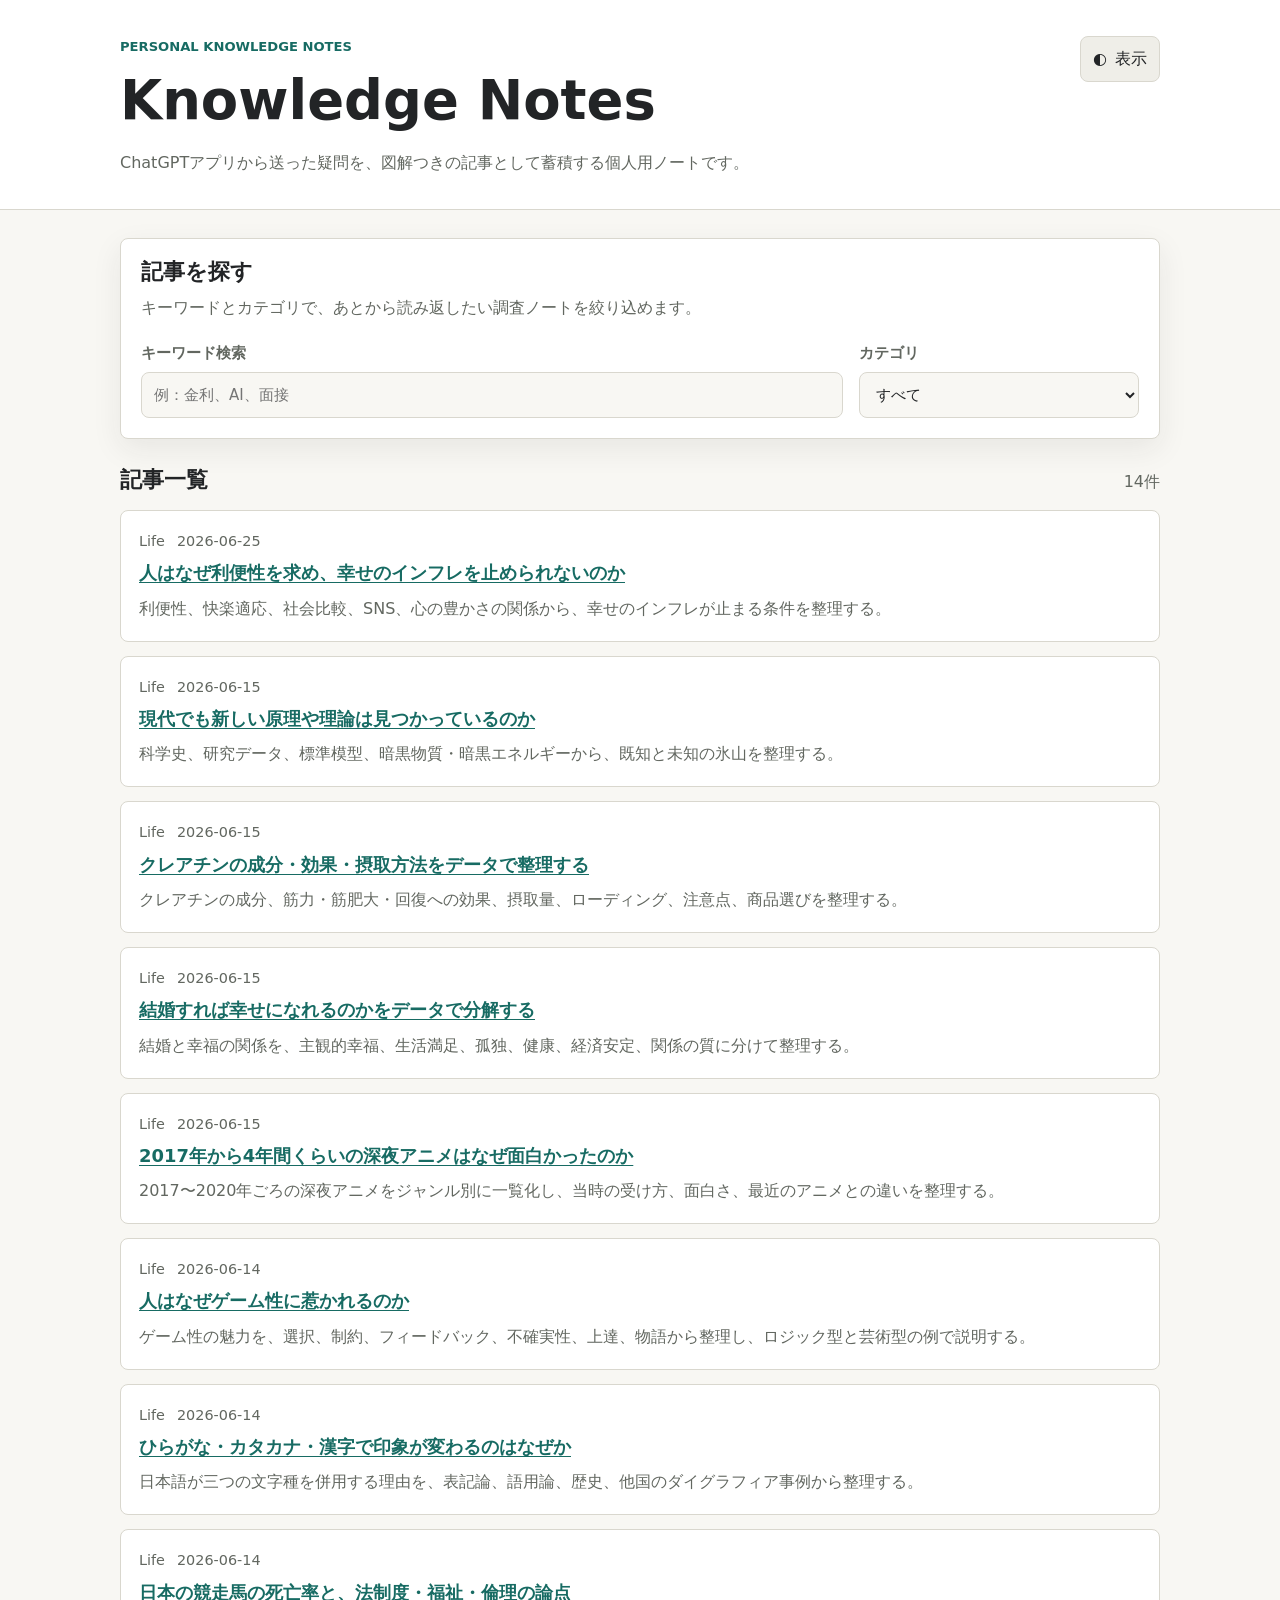
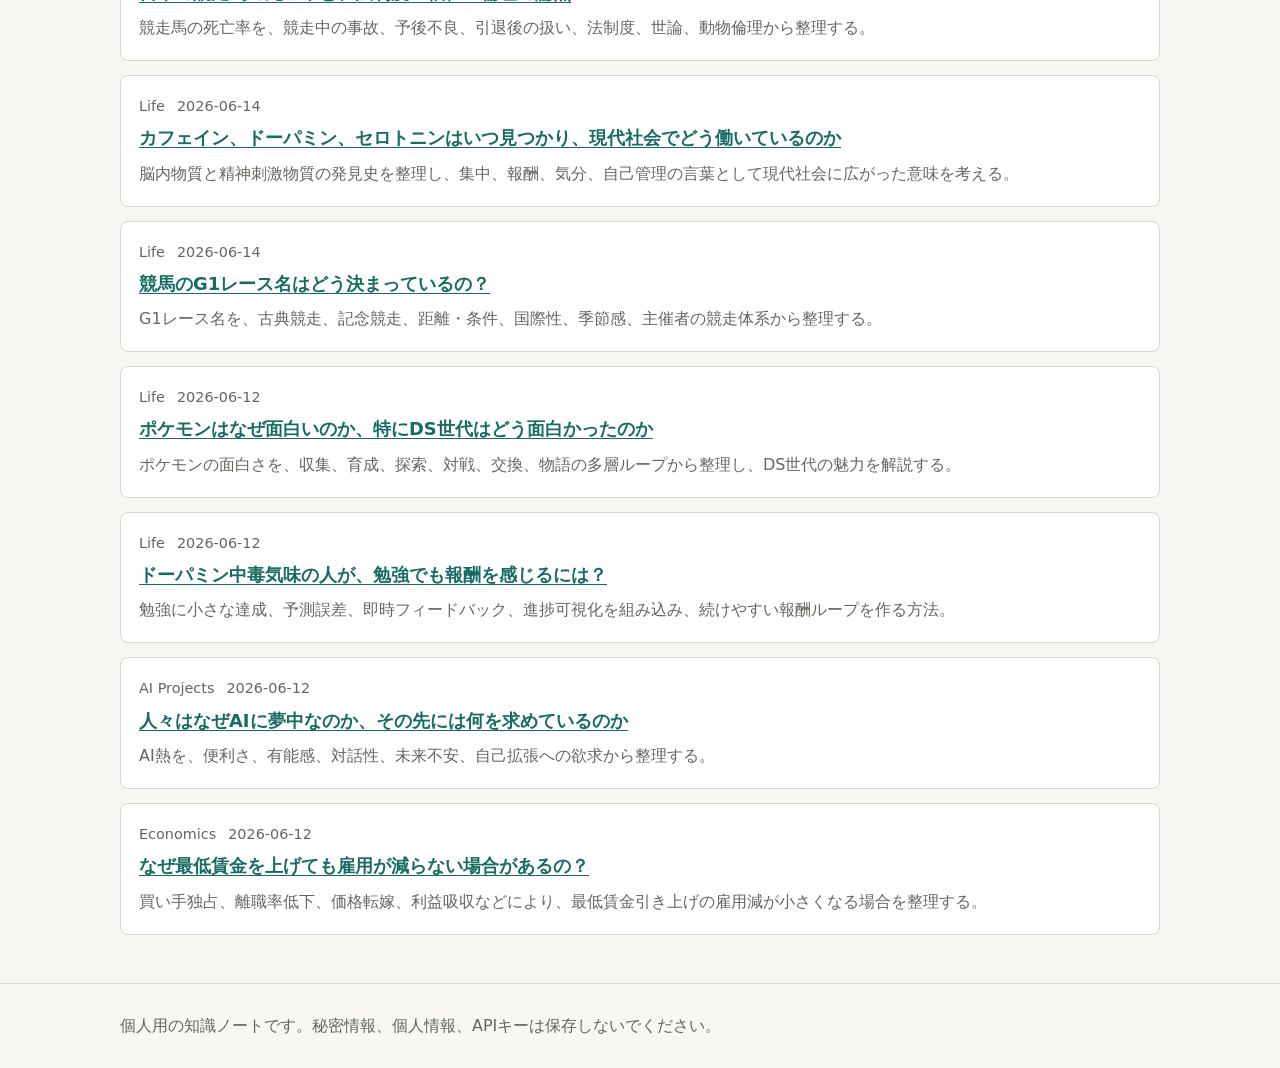
<file: index.html>
<!doctype html>
<html lang="ja">
<head>
  <meta charset="utf-8">
  <meta name="viewport" content="width=device-width, initial-scale=1">
  <meta name="color-scheme" content="light dark">
  <title>Knowledge Notes</title>
  <meta name="description" content="質問から作る個人用の日本語知識ノート。">
  <link rel="stylesheet" href="styles/site.css">
</head>
<body>
  <header class="site-header">
    <div class="shell header-layout">
      <div>
        <p class="eyebrow">Personal Knowledge Notes</p>
        <h1>Knowledge Notes</h1>
        <p class="lead">ChatGPTアプリから送った疑問を、図解つきの記事として蓄積する個人用ノートです。</p>
      </div>
      <button class="theme-toggle" type="button" id="themeToggle" aria-pressed="false">
        <span aria-hidden="true">◐</span>
        <span>表示</span>
      </button>
    </div>
  </header>

  <main class="shell">
    <section class="controls" aria-labelledby="filter-title">
      <div>
        <h2 id="filter-title">記事を探す</h2>
        <p>キーワードとカテゴリで、あとから読み返したい調査ノートを絞り込めます。</p>
      </div>

      <div class="filter-grid">
        <label class="field">
          <span>キーワード検索</span>
          <input id="searchInput" type="search" placeholder="例：金利、AI、面接" autocomplete="off">
        </label>

        <label class="field">
          <span>カテゴリ</span>
          <select id="categorySelect">
            <option value="all">すべて</option>
            <option value="technology">Technology</option>
            <option value="finance">Finance</option>
            <option value="economics">Economics</option>
            <option value="job-hunting">Job Hunting</option>
            <option value="ai-projects">AI Projects</option>
            <option value="life">Life</option>
          </select>
        </label>
      </div>
    </section>

    <section class="article-section" aria-labelledby="article-title">
      <div class="section-heading">
        <h2 id="article-title">記事一覧</h2>
        <p id="resultCount" aria-live="polite">0件</p>
      </div>
      <div class="article-list" id="articleList"></div>
      <p class="empty-state" id="emptyState">まだ記事がありません。「質問：」で始まる疑問をCodexに送ると、調査記事がここに追加されます。</p>
    </section>
  </main>

  <footer class="site-footer">
    <div class="shell">
      <p>個人用の知識ノートです。秘密情報、個人情報、APIキーは保存しないでください。</p>
    </div>
  </footer>

  <script>
    const articles = [
      // 新しい記事を追加するときは、この配列の先頭に追加する。
      {
        title: "人はなぜ利便性を求め、幸せのインフレを止められないのか",
        summary: "利便性、快楽適応、社会比較、SNS、心の豊かさの関係から、幸せのインフレが止まる条件を整理する。",
        category: "life",
        categoryLabel: "Life",
        date: "2026-06-25",
        url: "life/convenience-happiness-inflation.html",
        keywords: ["利便性", "幸福", "幸せ", "快楽適応", "社会比較", "心の豊かさ", "SNS", "イースタリン・パラドックス"]
      },
      {
        title: "現代でも新しい原理や理論は見つかっているのか",
        summary: "科学史、研究データ、標準模型、暗黒物質・暗黒エネルギーから、既知と未知の氷山を整理する。",
        category: "life",
        categoryLabel: "Life",
        date: "2026-06-15",
        url: "life/modern-science-new-principles-and-unknowns.html",
        keywords: ["科学", "理論", "原理", "発見", "科学史", "標準模型", "暗黒物質", "暗黒エネルギー", "未知"]
      },
      {
        title: "クレアチンの成分・効果・摂取方法をデータで整理する",
        summary: "クレアチンの成分、筋力・筋肥大・回復への効果、摂取量、ローディング、注意点、商品選びを整理する。",
        category: "life",
        categoryLabel: "Life",
        date: "2026-06-15",
        url: "life/creatine-effects-dosing-products.html",
        keywords: ["クレアチン", "サプリ", "筋トレ", "筋肥大", "摂取量", "モノハイドレート", "ローディング", "商品選び"]
      },
      {
        title: "結婚すれば幸せになれるのかをデータで分解する",
        summary: "結婚と幸福の関係を、主観的幸福、生活満足、孤独、健康、経済安定、関係の質に分けて整理する。",
        category: "life",
        categoryLabel: "Life",
        date: "2026-06-15",
        url: "life/marriage-happiness-data-resolution.html",
        keywords: ["結婚", "幸福度", "生活満足", "主観的幸福", "孤独", "関係の質", "未婚", "データ"]
      },
      {
        title: "2017年から4年間くらいの深夜アニメはなぜ面白かったのか",
        summary: "2017〜2020年ごろの深夜アニメをジャンル別に一覧化し、当時の受け方、面白さ、最近のアニメとの違いを整理する。",
        category: "life",
        categoryLabel: "Life",
        date: "2026-06-15",
        url: "life/late-night-anime-2017-to-2020-nostalgia.html",
        keywords: ["深夜アニメ", "2017年", "2018年", "2019年", "2020年", "アニメ", "ゆるキャン", "鬼滅の刃", "けものフレンズ"]
      },
      {
        title: "人はなぜゲーム性に惹かれるのか",
        summary: "ゲーム性の魅力を、選択、制約、フィードバック、不確実性、上達、物語から整理し、ロジック型と芸術型の例で説明する。",
        category: "life",
        categoryLabel: "Life",
        date: "2026-06-14",
        url: "life/why-gamefulness-attracts-people.html",
        keywords: ["ゲーム", "ゲーム性", "ボードゲーム", "テレビゲーム", "ギャンブル", "脱出ゲーム", "フロー", "自己決定理論"]
      },
      {
        title: "ひらがな・カタカナ・漢字で印象が変わるのはなぜか",
        summary: "日本語が三つの文字種を併用する理由を、表記論、語用論、歴史、他国のダイグラフィア事例から整理する。",
        category: "life",
        categoryLabel: "Life",
        date: "2026-06-14",
        url: "life/japanese-script-mixing-and-impressions.html",
        keywords: ["日本語", "ひらがな", "カタカナ", "漢字", "表記論", "ダイグラフィア", "文字体系", "語用論"]
      },
      {
        title: "日本の競走馬の死亡率と、法制度・福祉・倫理の論点",
        summary: "競走馬の死亡率を、競走中の事故、予後不良、引退後の扱い、法制度、世論、動物倫理から整理する。",
        category: "life",
        categoryLabel: "Life",
        date: "2026-06-14",
        url: "life/racehorse-mortality-and-ethics-in-japan.html",
        keywords: ["競走馬", "死亡率", "予後不良", "動物福祉", "競馬", "引退馬", "動物倫理", "法制度"]
      },
      {
        title: "カフェイン、ドーパミン、セロトニンはいつ見つかり、現代社会でどう働いているのか",
        summary: "脳内物質と精神刺激物質の発見史を整理し、集中、報酬、気分、自己管理の言葉として現代社会に広がった意味を考える。",
        category: "life",
        categoryLabel: "Life",
        date: "2026-06-14",
        url: "life/brain-chemicals-discovery-and-modern-meaning.html",
        keywords: ["カフェイン", "ドーパミン", "セロトニン", "脳内物質", "神経伝達物質", "自己管理", "メンタルヘルス"]
      },
      {
        title: "競馬のG1レース名はどう決まっているの？",
        summary: "G1レース名を、古典競走、記念競走、距離・条件、国際性、季節感、主催者の競走体系から整理する。",
        category: "life",
        categoryLabel: "Life",
        date: "2026-06-14",
        url: "life/how-jra-g1-races-get-names.html",
        keywords: ["競馬", "G1", "JRA", "レース名", "有馬記念", "天皇賞", "クラシック"]
      },
      {
        title: "ポケモンはなぜ面白いのか、特にDS世代はどう面白かったのか",
        summary: "ポケモンの面白さを、収集、育成、探索、対戦、交換、物語の多層ループから整理し、DS世代の魅力を解説する。",
        category: "life",
        categoryLabel: "Life",
        date: "2026-06-12",
        url: "life/why-pokemon-ds-generation-is-fun.html",
        keywords: ["ポケモン", "Nintendo DS", "ゲームデザイン", "ダイヤモンド・パール", "ハートゴールド・ソウルシルバー", "ブラック・ホワイト"]
      },
      {
        title: "ドーパミン中毒気味の人が、勉強でも報酬を感じるには？",
        summary: "勉強に小さな達成、予測誤差、即時フィードバック、進捗可視化を組み込み、続けやすい報酬ループを作る方法。",
        category: "life",
        categoryLabel: "Life",
        date: "2026-06-12",
        url: "life/make-study-rewarding-for-dopamine-seekers.html",
        keywords: ["ドーパミン", "勉強", "習慣", "報酬", "学習法", "集中", "スマホ依存"]
      },
      {
        title: "人々はなぜAIに夢中なのか、その先には何を求めているのか",
        summary: "AI熱を、便利さ、有能感、対話性、未来不安、自己拡張への欲求から整理する。",
        category: "ai-projects",
        categoryLabel: "AI Projects",
        date: "2026-06-12",
        url: "ai-projects/why-people-are-obsessed-with-ai.html",
        keywords: ["AI", "生成AI", "ChatGPT", "心理", "自己拡張", "AIコンパニオン", "働き方"]
      },
      {
        title: "なぜ最低賃金を上げても雇用が減らない場合があるの？",
        summary: "買い手独占、離職率低下、価格転嫁、利益吸収などにより、最低賃金引き上げの雇用減が小さくなる場合を整理する。",
        category: "economics",
        categoryLabel: "Economics",
        date: "2026-06-12",
        url: "economics/minimum-wage-employment-effects.html",
        keywords: ["最低賃金", "雇用", "買い手独占", "モノプソニー", "労働市場", "賃上げ"]
      }
      // {
      //   title: "記事タイトル",
      //   summary: "30秒で内容を思い出せる短い概要。",
      //   category: "technology",
      //   categoryLabel: "Technology",
      //   date: "2026-06-12",
      //   url: "technology/example.html",
      //   keywords: ["例", "キーワード"]
      // }
    ];

    const list = document.querySelector("#articleList");
    const emptyState = document.querySelector("#emptyState");
    const resultCount = document.querySelector("#resultCount");
    const searchInput = document.querySelector("#searchInput");
    const categorySelect = document.querySelector("#categorySelect");
    const themeToggle = document.querySelector("#themeToggle");

    const savedTheme = localStorage.getItem("knowledge-notes-theme");
    if (savedTheme === "dark" || savedTheme === "light") {
      document.documentElement.dataset.theme = savedTheme;
      themeToggle.setAttribute("aria-pressed", String(savedTheme === "dark"));
    }

    function normalizeText(value) {
      return value.toLowerCase().replace(/\s+/g, " ").trim();
    }

    function articleMatches(article, query, category) {
      const text = normalizeText([
        article.title,
        article.summary,
        article.categoryLabel,
        article.date,
        ...(article.keywords || [])
      ].join(" "));

      const matchesQuery = query === "" || text.includes(query);
      const matchesCategory = category === "all" || article.category === category;
      return matchesQuery && matchesCategory;
    }

    function renderArticles() {
      const query = normalizeText(searchInput.value);
      const category = categorySelect.value;
      const filtered = articles.filter((article) => articleMatches(article, query, category));

      list.innerHTML = filtered.map((article) => `
        <article class="article-card">
          <div class="article-meta">
            <span>${article.categoryLabel}</span>
            <time datetime="${article.date}">${article.date}</time>
          </div>
          <h3><a href="${article.url}">${article.title}</a></h3>
          <p>${article.summary}</p>
        </article>
      `).join("");

      resultCount.textContent = `${filtered.length}件`;
      emptyState.hidden = filtered.length !== 0;
    }

    searchInput.addEventListener("input", renderArticles);
    categorySelect.addEventListener("change", renderArticles);
    themeToggle.addEventListener("click", () => {
      const current = document.documentElement.dataset.theme;
      const next = current === "dark" ? "light" : "dark";
      document.documentElement.dataset.theme = next;
      localStorage.setItem("knowledge-notes-theme", next);
      themeToggle.setAttribute("aria-pressed", String(next === "dark"));
    });

    renderArticles();
  </script>
</body>
</html>
</file>
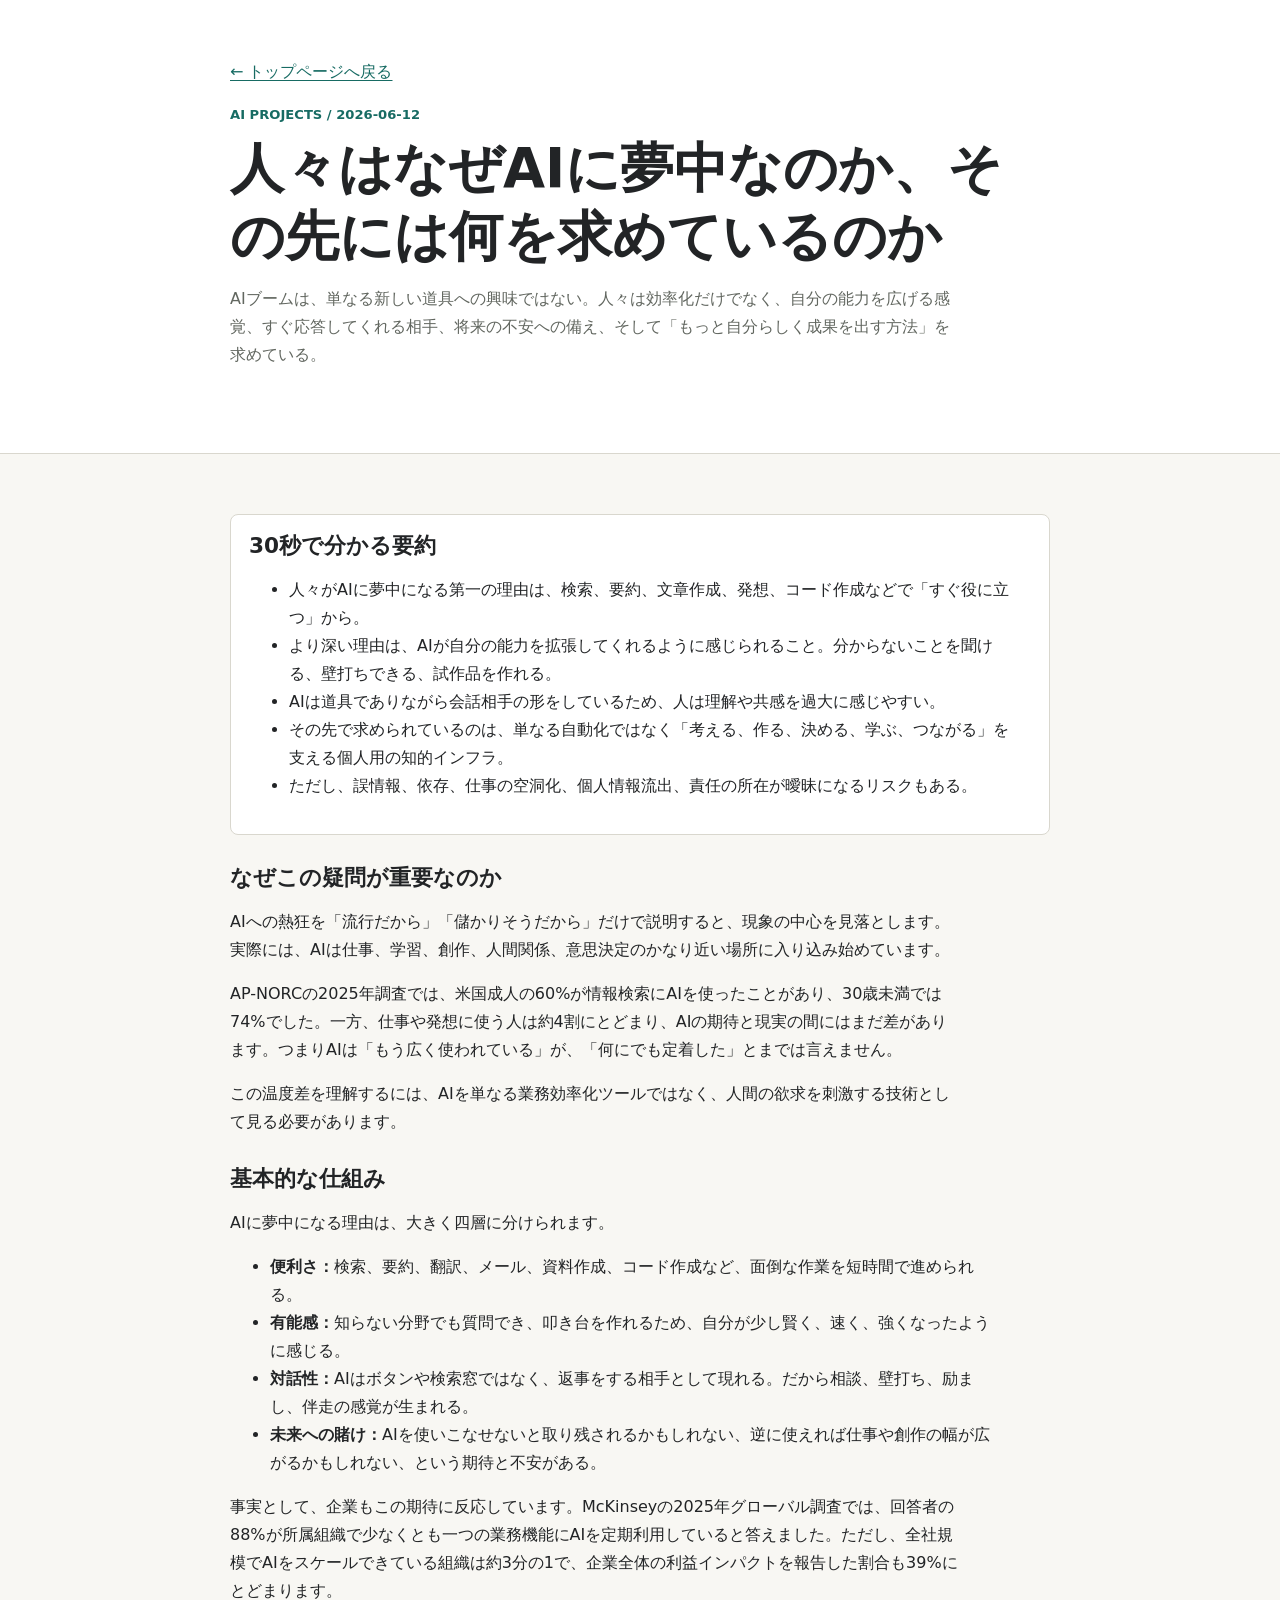
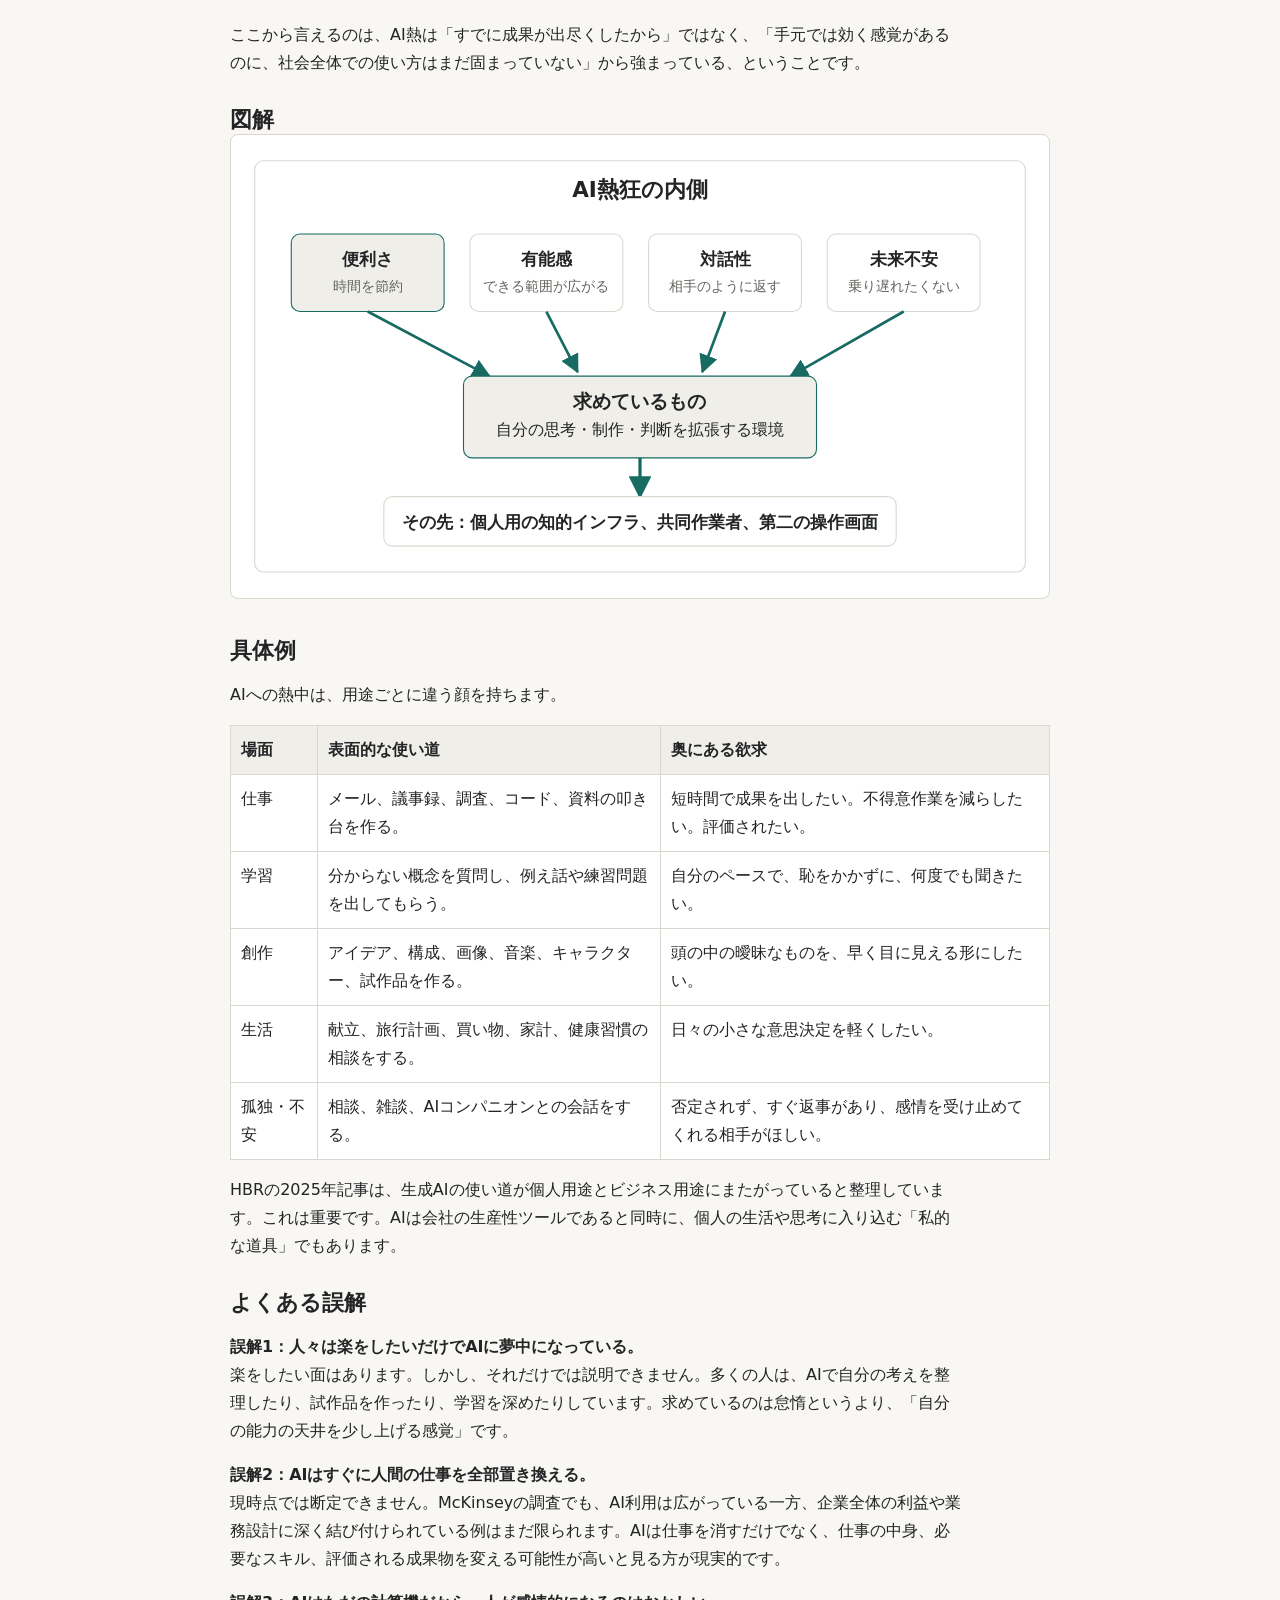
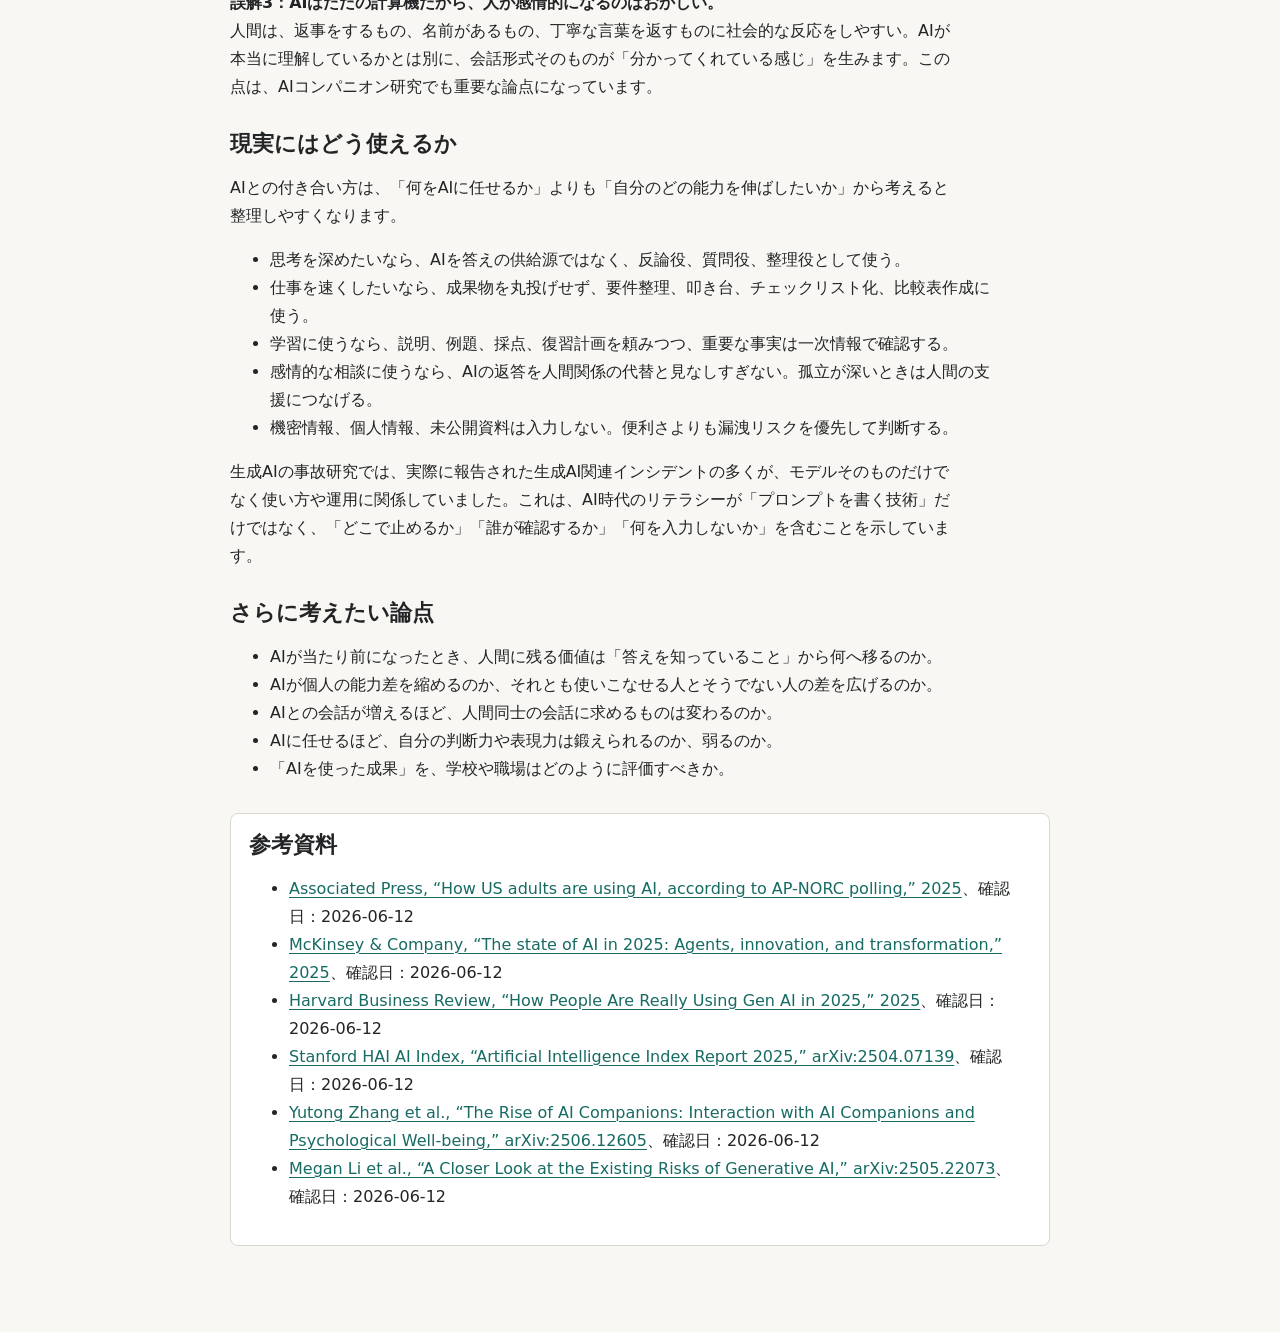
<file: ai-projects/why-people-are-obsessed-with-ai.html>
<!doctype html>
<html lang="ja">
<head>
  <meta charset="utf-8">
  <meta name="viewport" content="width=device-width, initial-scale=1">
  <meta name="color-scheme" content="light dark">
  <title>人々はなぜAIに夢中なのか、その先には何を求めているのか | Knowledge Notes</title>
  <meta name="description" content="人々がAIに夢中になる理由を、便利さ、有能感、対話性、将来不安、自己拡張の観点から整理する。">
  <link rel="stylesheet" href="../styles/site.css">
</head>
<body class="article-page">
  <header class="article-header">
    <div class="article-body">
      <a class="back-link" href="../index.html">← トップページへ戻る</a>
      <p class="eyebrow">AI Projects / 2026-06-12</p>
      <h1>人々はなぜAIに夢中なのか、その先には何を求めているのか</h1>
      <p class="lead">AIブームは、単なる新しい道具への興味ではない。人々は効率化だけでなく、自分の能力を広げる感覚、すぐ応答してくれる相手、将来の不安への備え、そして「もっと自分らしく成果を出す方法」を求めている。</p>
    </div>
  </header>

  <main class="article-body">
    <section class="summary-box">
      <h2>30秒で分かる要約</h2>
      <ul>
        <li>人々がAIに夢中になる第一の理由は、検索、要約、文章作成、発想、コード作成などで「すぐ役に立つ」から。</li>
        <li>より深い理由は、AIが自分の能力を拡張してくれるように感じられること。分からないことを聞ける、壁打ちできる、試作品を作れる。</li>
        <li>AIは道具でありながら会話相手の形をしているため、人は理解や共感を過大に感じやすい。</li>
        <li>その先で求められているのは、単なる自動化ではなく「考える、作る、決める、学ぶ、つながる」を支える個人用の知的インフラ。</li>
        <li>ただし、誤情報、依存、仕事の空洞化、個人情報流出、責任の所在が曖昧になるリスクもある。</li>
      </ul>
    </section>

    <section>
      <h2>なぜこの疑問が重要なのか</h2>
      <p>AIへの熱狂を「流行だから」「儲かりそうだから」だけで説明すると、現象の中心を見落とします。実際には、AIは仕事、学習、創作、人間関係、意思決定のかなり近い場所に入り込み始めています。</p>
      <p>AP-NORCの2025年調査では、米国成人の60%が情報検索にAIを使ったことがあり、30歳未満では74%でした。一方、仕事や発想に使う人は約4割にとどまり、AIの期待と現実の間にはまだ差があります。つまりAIは「もう広く使われている」が、「何にでも定着した」とまでは言えません。</p>
      <p>この温度差を理解するには、AIを単なる業務効率化ツールではなく、人間の欲求を刺激する技術として見る必要があります。</p>
    </section>

    <section>
      <h2>基本的な仕組み</h2>
      <p>AIに夢中になる理由は、大きく四層に分けられます。</p>
      <ul>
        <li><strong>便利さ：</strong>検索、要約、翻訳、メール、資料作成、コード作成など、面倒な作業を短時間で進められる。</li>
        <li><strong>有能感：</strong>知らない分野でも質問でき、叩き台を作れるため、自分が少し賢く、速く、強くなったように感じる。</li>
        <li><strong>対話性：</strong>AIはボタンや検索窓ではなく、返事をする相手として現れる。だから相談、壁打ち、励まし、伴走の感覚が生まれる。</li>
        <li><strong>未来への賭け：</strong>AIを使いこなせないと取り残されるかもしれない、逆に使えれば仕事や創作の幅が広がるかもしれない、という期待と不安がある。</li>
      </ul>
      <p>事実として、企業もこの期待に反応しています。McKinseyの2025年グローバル調査では、回答者の88%が所属組織で少なくとも一つの業務機能にAIを定期利用していると答えました。ただし、全社規模でAIをスケールできている組織は約3分の1で、企業全体の利益インパクトを報告した割合も39%にとどまります。</p>
      <p>ここから言えるのは、AI熱は「すでに成果が出尽くしたから」ではなく、「手元では効く感覚があるのに、社会全体での使い方はまだ固まっていない」から強まっている、ということです。</p>
    </section>

    <section>
      <h2>図解</h2>
      <svg class="diagram" viewBox="0 0 760 430" role="img" aria-labelledby="diagram-title diagram-desc">
        <title id="diagram-title">AIに人々が夢中になる心理と、その先の目的</title>
        <desc id="diagram-desc">AIへの熱中が、便利さ、有能感、対話性、未来不安から始まり、その先に自己拡張、知的インフラ、共同作業者のような期待へ向かう構造を示す図。</desc>
        <defs>
          <marker id="arrow-ai" viewBox="0 0 10 10" refX="9" refY="5" markerWidth="7" markerHeight="7" orient="auto-start-reverse">
            <path d="M 0 0 L 10 5 L 0 10 z" fill="#176b63"></path>
          </marker>
        </defs>

        <rect x="22" y="24" width="716" height="382" rx="8" fill="none" stroke="#d9d7ce"></rect>
        <text x="380" y="58" text-anchor="middle" font-size="20" font-weight="700" fill="#222426">AI熱狂の内側</text>

        <rect x="56" y="92" width="142" height="72" rx="8" fill="#efeee8" stroke="#176b63"></rect>
        <text x="127" y="121" text-anchor="middle" font-size="16" font-weight="700" fill="#222426">便利さ</text>
        <text x="127" y="145" text-anchor="middle" font-size="13" fill="#626760">時間を節約</text>

        <rect x="222" y="92" width="142" height="72" rx="8" fill="#ffffff" stroke="#d9d7ce"></rect>
        <text x="293" y="121" text-anchor="middle" font-size="16" font-weight="700" fill="#222426">有能感</text>
        <text x="293" y="145" text-anchor="middle" font-size="13" fill="#626760">できる範囲が広がる</text>

        <rect x="388" y="92" width="142" height="72" rx="8" fill="#ffffff" stroke="#d9d7ce"></rect>
        <text x="459" y="121" text-anchor="middle" font-size="16" font-weight="700" fill="#222426">対話性</text>
        <text x="459" y="145" text-anchor="middle" font-size="13" fill="#626760">相手のように返す</text>

        <rect x="554" y="92" width="142" height="72" rx="8" fill="#ffffff" stroke="#d9d7ce"></rect>
        <text x="625" y="121" text-anchor="middle" font-size="16" font-weight="700" fill="#222426">未来不安</text>
        <text x="625" y="145" text-anchor="middle" font-size="13" fill="#626760">乗り遅れたくない</text>

        <line x1="127" y1="164" x2="240" y2="224" stroke="#176b63" stroke-width="2.5" marker-end="url(#arrow-ai)"></line>
        <line x1="293" y1="164" x2="322" y2="220" stroke="#176b63" stroke-width="2.5" marker-end="url(#arrow-ai)"></line>
        <line x1="459" y1="164" x2="438" y2="220" stroke="#176b63" stroke-width="2.5" marker-end="url(#arrow-ai)"></line>
        <line x1="625" y1="164" x2="520" y2="224" stroke="#176b63" stroke-width="2.5" marker-end="url(#arrow-ai)"></line>

        <rect x="216" y="224" width="328" height="76" rx="8" fill="#efeee8" stroke="#176b63"></rect>
        <text x="380" y="254" text-anchor="middle" font-size="18" font-weight="700" fill="#222426">求めているもの</text>
        <text x="380" y="279" text-anchor="middle" font-size="15" fill="#222426">自分の思考・制作・判断を拡張する環境</text>

        <line x1="380" y1="300" x2="380" y2="336" stroke="#176b63" stroke-width="3" marker-end="url(#arrow-ai)"></line>
        <rect x="142" y="336" width="476" height="46" rx="8" fill="#ffffff" stroke="#d9d7ce"></rect>
        <text x="380" y="365" text-anchor="middle" font-size="16" font-weight="700" fill="#222426">その先：個人用の知的インフラ、共同作業者、第二の操作画面</text>
      </svg>
    </section>

    <section>
      <h2>具体例</h2>
      <p>AIへの熱中は、用途ごとに違う顔を持ちます。</p>
      <div class="table-wrap">
        <table>
          <thead>
            <tr>
              <th>場面</th>
              <th>表面的な使い道</th>
              <th>奥にある欲求</th>
            </tr>
          </thead>
          <tbody>
            <tr>
              <td>仕事</td>
              <td>メール、議事録、調査、コード、資料の叩き台を作る。</td>
              <td>短時間で成果を出したい。不得意作業を減らしたい。評価されたい。</td>
            </tr>
            <tr>
              <td>学習</td>
              <td>分からない概念を質問し、例え話や練習問題を出してもらう。</td>
              <td>自分のペースで、恥をかかずに、何度でも聞きたい。</td>
            </tr>
            <tr>
              <td>創作</td>
              <td>アイデア、構成、画像、音楽、キャラクター、試作品を作る。</td>
              <td>頭の中の曖昧なものを、早く目に見える形にしたい。</td>
            </tr>
            <tr>
              <td>生活</td>
              <td>献立、旅行計画、買い物、家計、健康習慣の相談をする。</td>
              <td>日々の小さな意思決定を軽くしたい。</td>
            </tr>
            <tr>
              <td>孤独・不安</td>
              <td>相談、雑談、AIコンパニオンとの会話をする。</td>
              <td>否定されず、すぐ返事があり、感情を受け止めてくれる相手がほしい。</td>
            </tr>
          </tbody>
        </table>
      </div>
      <p>HBRの2025年記事は、生成AIの使い道が個人用途とビジネス用途にまたがっていると整理しています。これは重要です。AIは会社の生産性ツールであると同時に、個人の生活や思考に入り込む「私的な道具」でもあります。</p>
    </section>

    <section>
      <h2>よくある誤解</h2>
      <p><strong>誤解1：人々は楽をしたいだけでAIに夢中になっている。</strong><br>楽をしたい面はあります。しかし、それだけでは説明できません。多くの人は、AIで自分の考えを整理したり、試作品を作ったり、学習を深めたりしています。求めているのは怠惰というより、「自分の能力の天井を少し上げる感覚」です。</p>
      <p><strong>誤解2：AIはすぐに人間の仕事を全部置き換える。</strong><br>現時点では断定できません。McKinseyの調査でも、AI利用は広がっている一方、企業全体の利益や業務設計に深く結び付けられている例はまだ限られます。AIは仕事を消すだけでなく、仕事の中身、必要なスキル、評価される成果物を変える可能性が高いと見る方が現実的です。</p>
      <p><strong>誤解3：AIはただの計算機だから、人が感情的になるのはおかしい。</strong><br>人間は、返事をするもの、名前があるもの、丁寧な言葉を返すものに社会的な反応をしやすい。AIが本当に理解しているかとは別に、会話形式そのものが「分かってくれている感じ」を生みます。この点は、AIコンパニオン研究でも重要な論点になっています。</p>
    </section>

    <section>
      <h2>現実にはどう使えるか</h2>
      <p>AIとの付き合い方は、「何をAIに任せるか」よりも「自分のどの能力を伸ばしたいか」から考えると整理しやすくなります。</p>
      <ul>
        <li>思考を深めたいなら、AIを答えの供給源ではなく、反論役、質問役、整理役として使う。</li>
        <li>仕事を速くしたいなら、成果物を丸投げせず、要件整理、叩き台、チェックリスト化、比較表作成に使う。</li>
        <li>学習に使うなら、説明、例題、採点、復習計画を頼みつつ、重要な事実は一次情報で確認する。</li>
        <li>感情的な相談に使うなら、AIの返答を人間関係の代替と見なしすぎない。孤立が深いときは人間の支援につなげる。</li>
        <li>機密情報、個人情報、未公開資料は入力しない。便利さよりも漏洩リスクを優先して判断する。</li>
      </ul>
      <p>生成AIの事故研究では、実際に報告された生成AI関連インシデントの多くが、モデルそのものだけでなく使い方や運用に関係していました。これは、AI時代のリテラシーが「プロンプトを書く技術」だけではなく、「どこで止めるか」「誰が確認するか」「何を入力しないか」を含むことを示しています。</p>
    </section>

    <section>
      <h2>さらに考えたい論点</h2>
      <ul>
        <li>AIが当たり前になったとき、人間に残る価値は「答えを知っていること」から何へ移るのか。</li>
        <li>AIが個人の能力差を縮めるのか、それとも使いこなせる人とそうでない人の差を広げるのか。</li>
        <li>AIとの会話が増えるほど、人間同士の会話に求めるものは変わるのか。</li>
        <li>AIに任せるほど、自分の判断力や表現力は鍛えられるのか、弱るのか。</li>
        <li>「AIを使った成果」を、学校や職場はどのように評価すべきか。</li>
      </ul>
    </section>

    <section class="note-box">
      <h2>参考資料</h2>
      <ul>
        <li><a href="https://apnews.com/article/ai-artificial-intelligence-poll-229b665d10d057441a69f56648b973e1">Associated Press, “How US adults are using AI, according to AP-NORC polling,” 2025</a>、確認日：2026-06-12</li>
        <li><a href="https://www.mckinsey.com/capabilities/quantumblack/our-insights/the-state-of-ai">McKinsey &amp; Company, “The state of AI in 2025: Agents, innovation, and transformation,” 2025</a>、確認日：2026-06-12</li>
        <li><a href="https://hbr.org/2025/04/how-people-are-really-using-gen-ai-in-2025">Harvard Business Review, “How People Are Really Using Gen AI in 2025,” 2025</a>、確認日：2026-06-12</li>
        <li><a href="https://arxiv.org/abs/2504.07139">Stanford HAI AI Index, “Artificial Intelligence Index Report 2025,” arXiv:2504.07139</a>、確認日：2026-06-12</li>
        <li><a href="https://arxiv.org/abs/2506.12605">Yutong Zhang et al., “The Rise of AI Companions: Interaction with AI Companions and Psychological Well-being,” arXiv:2506.12605</a>、確認日：2026-06-12</li>
        <li><a href="https://arxiv.org/abs/2505.22073">Megan Li et al., “A Closer Look at the Existing Risks of Generative AI,” arXiv:2505.22073</a>、確認日：2026-06-12</li>
      </ul>
    </section>
  </main>
</body>
</html>
</file>
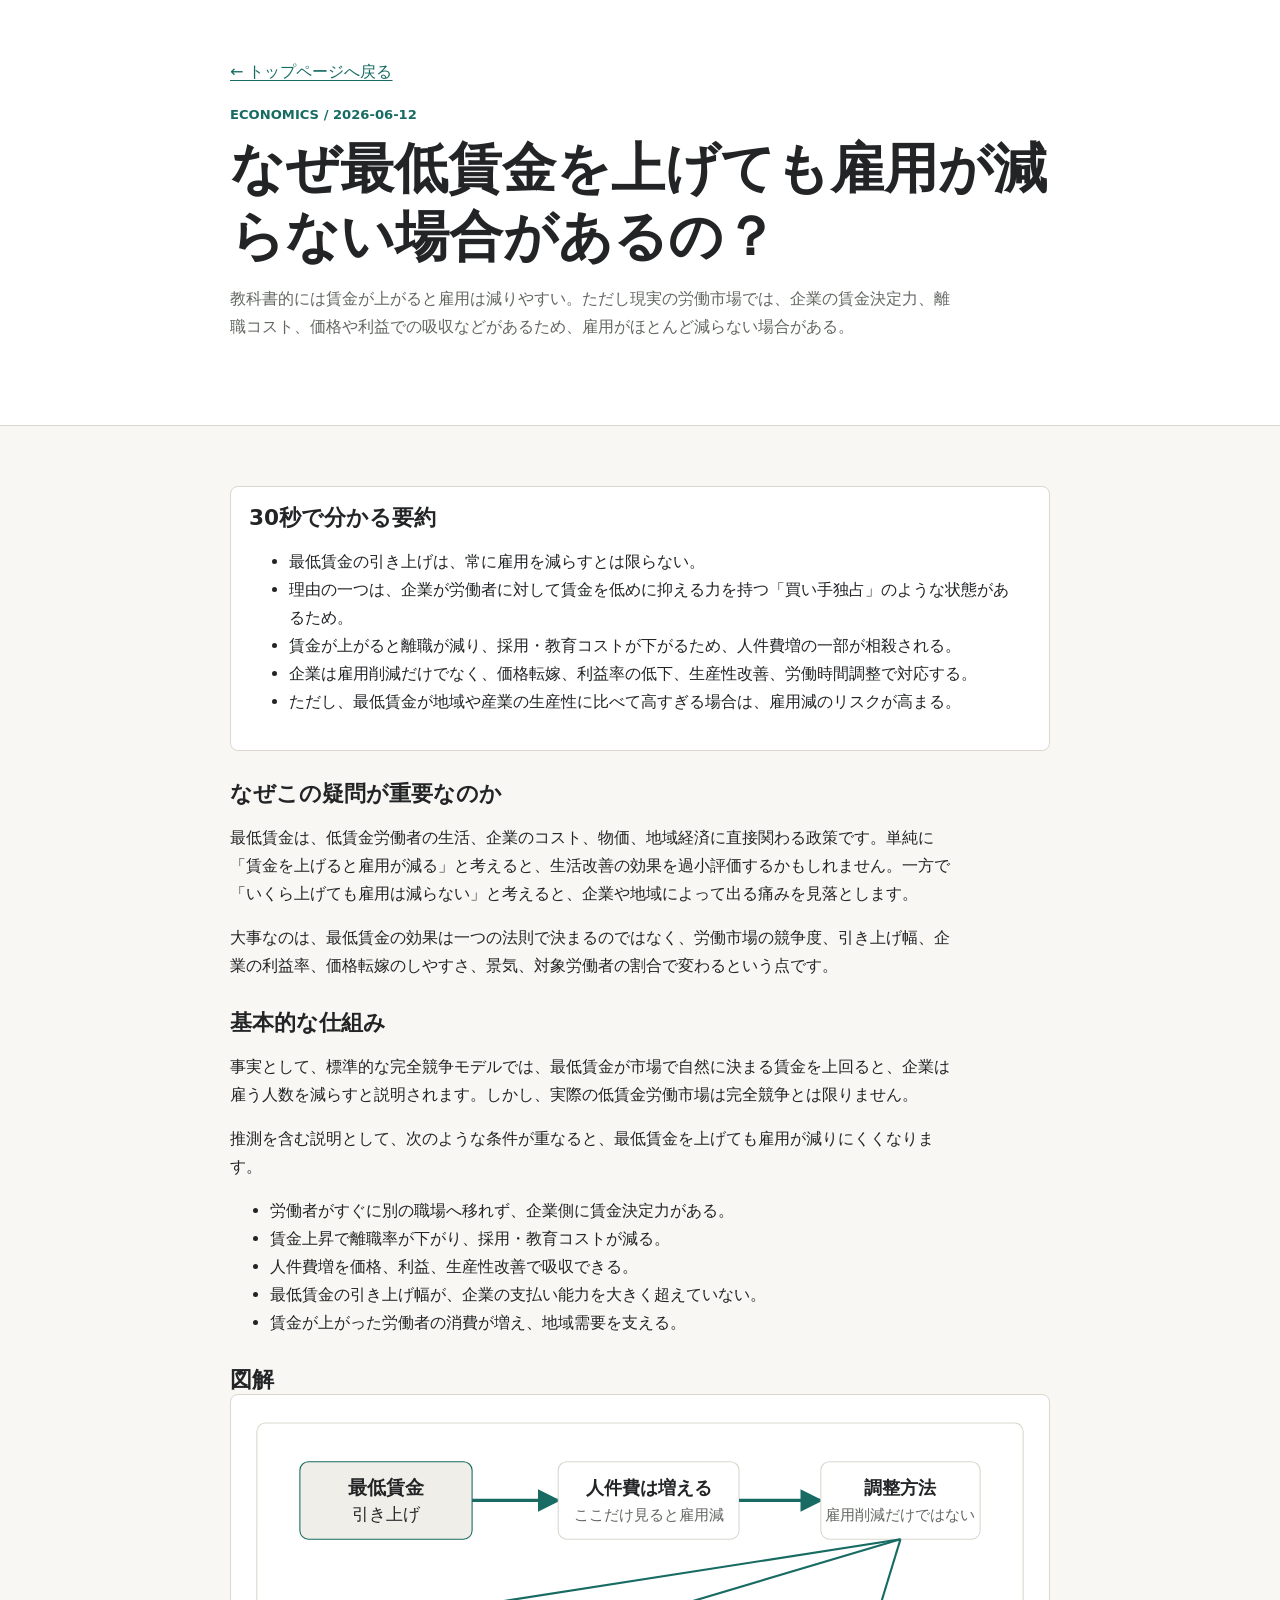
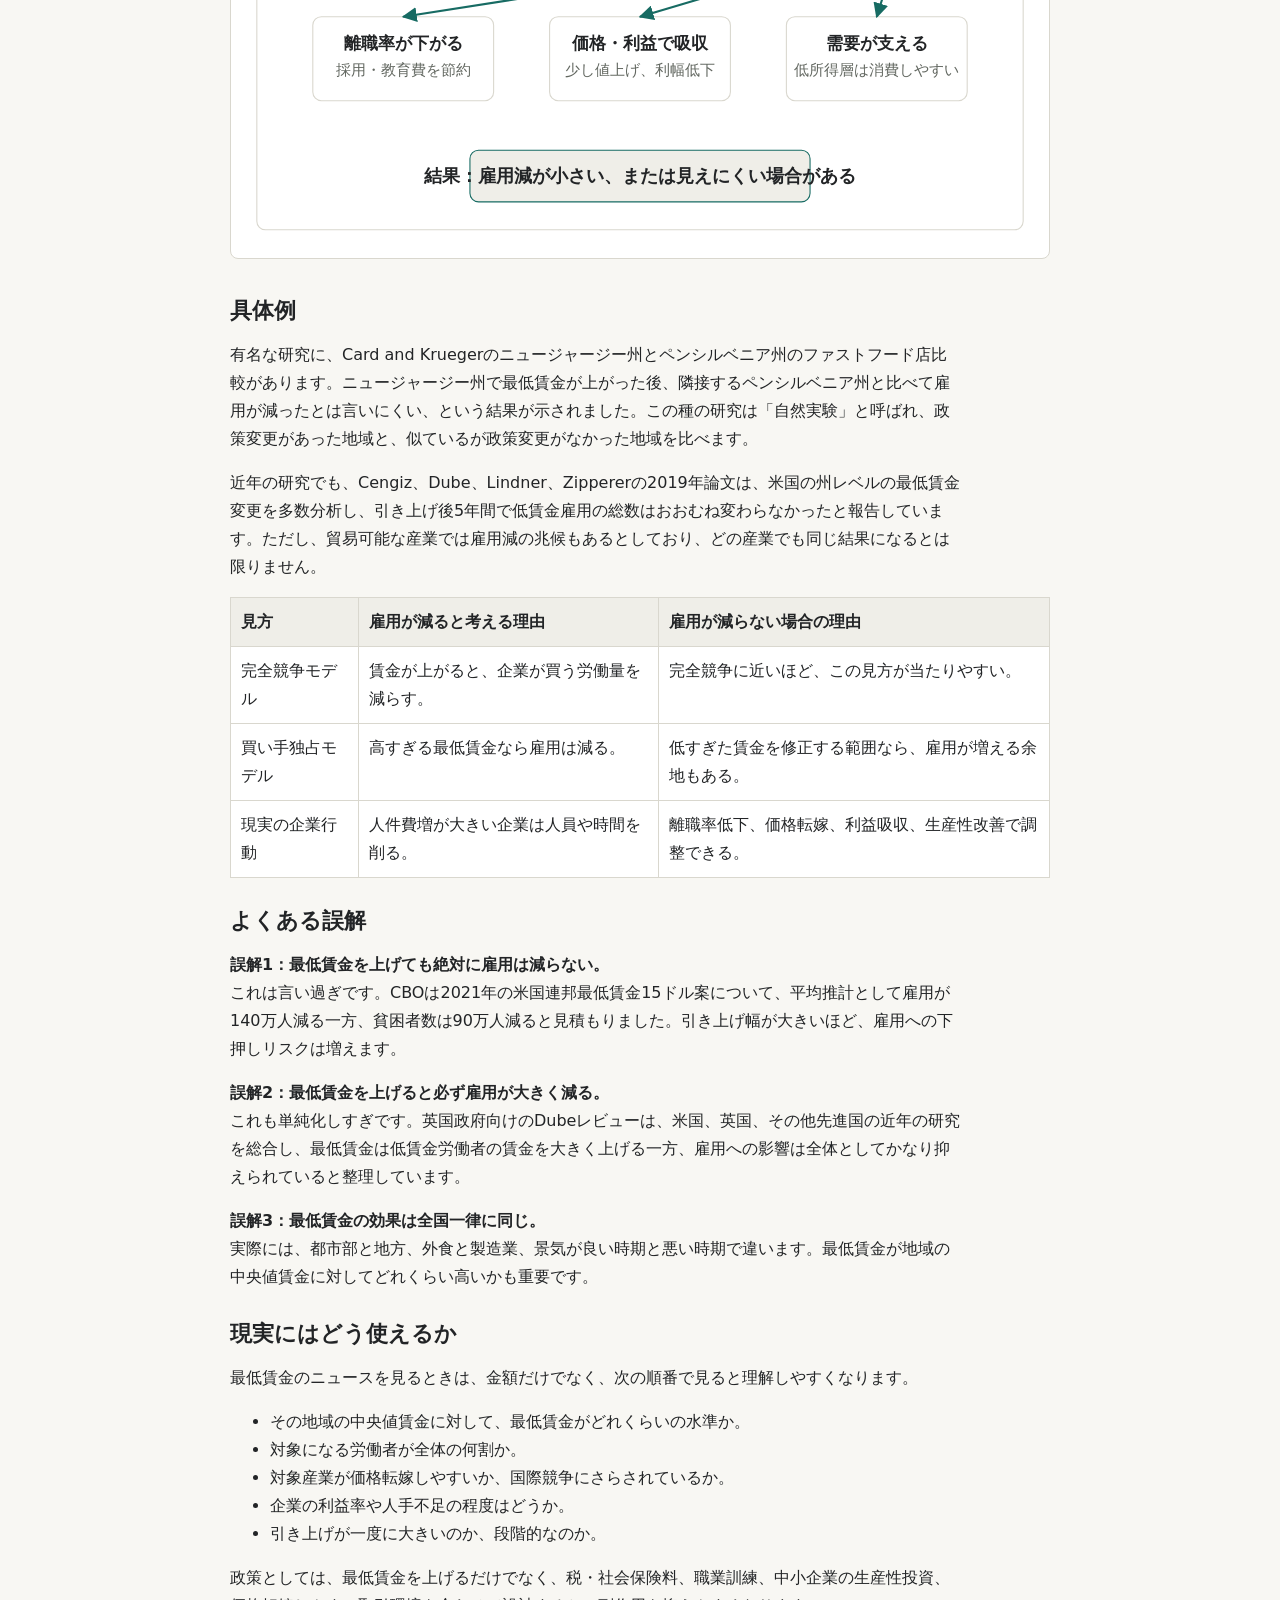
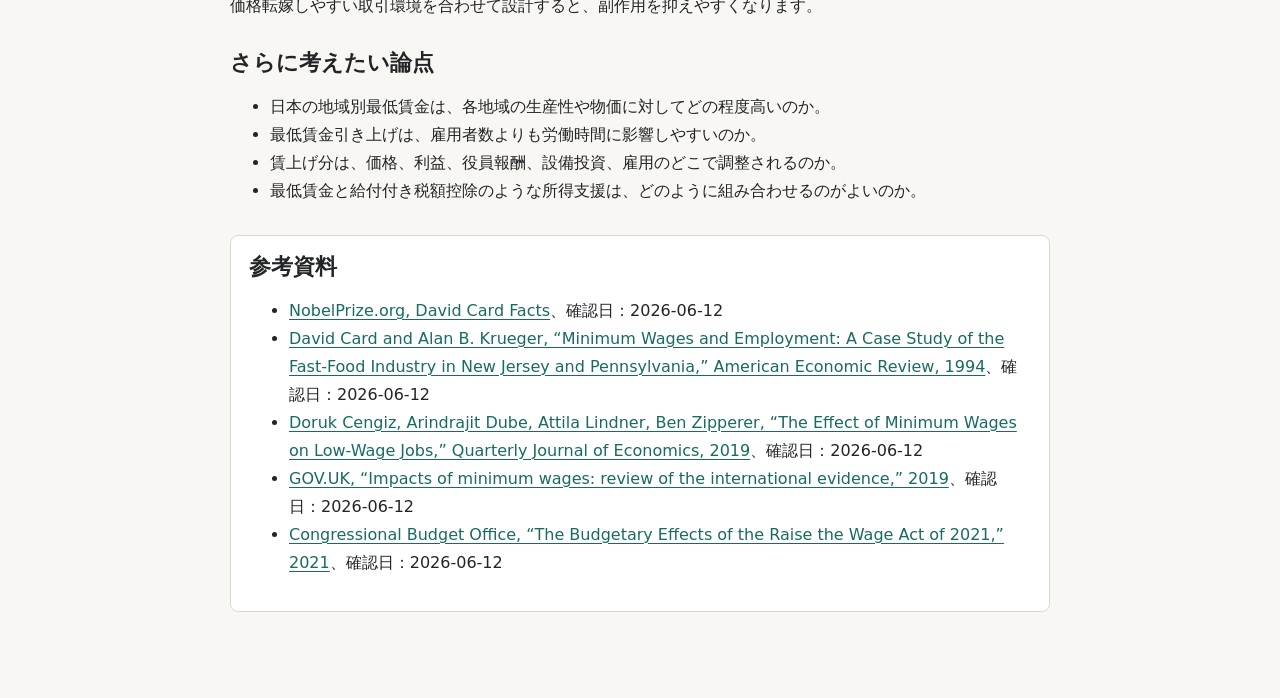
<file: economics/minimum-wage-employment-effects.html>
<!doctype html>
<html lang="ja">
<head>
  <meta charset="utf-8">
  <meta name="viewport" content="width=device-width, initial-scale=1">
  <meta name="color-scheme" content="light dark">
  <title>なぜ最低賃金を上げても雇用が減らない場合があるの？ | Knowledge Notes</title>
  <meta name="description" content="最低賃金を上げても雇用が減らない場合がある理由を、買い手独占、離職率、価格転嫁、利益吸収、需要の観点から整理する。">
  <link rel="stylesheet" href="../styles/site.css">
</head>
<body class="article-page">
  <header class="article-header">
    <div class="article-body">
      <a class="back-link" href="../index.html">← トップページへ戻る</a>
      <p class="eyebrow">Economics / 2026-06-12</p>
      <h1>なぜ最低賃金を上げても雇用が減らない場合があるの？</h1>
      <p class="lead">教科書的には賃金が上がると雇用は減りやすい。ただし現実の労働市場では、企業の賃金決定力、離職コスト、価格や利益での吸収などがあるため、雇用がほとんど減らない場合がある。</p>
    </div>
  </header>

  <main class="article-body">
    <section class="summary-box">
      <h2>30秒で分かる要約</h2>
      <ul>
        <li>最低賃金の引き上げは、常に雇用を減らすとは限らない。</li>
        <li>理由の一つは、企業が労働者に対して賃金を低めに抑える力を持つ「買い手独占」のような状態があるため。</li>
        <li>賃金が上がると離職が減り、採用・教育コストが下がるため、人件費増の一部が相殺される。</li>
        <li>企業は雇用削減だけでなく、価格転嫁、利益率の低下、生産性改善、労働時間調整で対応する。</li>
        <li>ただし、最低賃金が地域や産業の生産性に比べて高すぎる場合は、雇用減のリスクが高まる。</li>
      </ul>
    </section>

    <section>
      <h2>なぜこの疑問が重要なのか</h2>
      <p>最低賃金は、低賃金労働者の生活、企業のコスト、物価、地域経済に直接関わる政策です。単純に「賃金を上げると雇用が減る」と考えると、生活改善の効果を過小評価するかもしれません。一方で「いくら上げても雇用は減らない」と考えると、企業や地域によって出る痛みを見落とします。</p>
      <p>大事なのは、最低賃金の効果は一つの法則で決まるのではなく、労働市場の競争度、引き上げ幅、企業の利益率、価格転嫁のしやすさ、景気、対象労働者の割合で変わるという点です。</p>
    </section>

    <section>
      <h2>基本的な仕組み</h2>
      <p>事実として、標準的な完全競争モデルでは、最低賃金が市場で自然に決まる賃金を上回ると、企業は雇う人数を減らすと説明されます。しかし、実際の低賃金労働市場は完全競争とは限りません。</p>
      <p>推測を含む説明として、次のような条件が重なると、最低賃金を上げても雇用が減りにくくなります。</p>
      <ul>
        <li>労働者がすぐに別の職場へ移れず、企業側に賃金決定力がある。</li>
        <li>賃金上昇で離職率が下がり、採用・教育コストが減る。</li>
        <li>人件費増を価格、利益、生産性改善で吸収できる。</li>
        <li>最低賃金の引き上げ幅が、企業の支払い能力を大きく超えていない。</li>
        <li>賃金が上がった労働者の消費が増え、地域需要を支える。</li>
      </ul>
    </section>

    <section>
      <h2>図解</h2>
      <svg class="diagram" viewBox="0 0 760 430" role="img" aria-labelledby="diagram-title diagram-desc">
        <title id="diagram-title">最低賃金引き上げが雇用に与える経路</title>
        <desc id="diagram-desc">最低賃金の引き上げは人件費を増やすが、離職率低下、価格転嫁、利益吸収、需要増によって雇用減が小さくなる場合があることを示す図。</desc>
        <defs>
          <marker id="arrow" viewBox="0 0 10 10" refX="9" refY="5" markerWidth="7" markerHeight="7" orient="auto-start-reverse">
            <path d="M 0 0 L 10 5 L 0 10 z" fill="#176b63"></path>
          </marker>
        </defs>
        <rect x="24" y="26" width="712" height="378" rx="8" fill="none" stroke="#d9d7ce"></rect>
        <rect x="64" y="62" width="160" height="72" rx="8" fill="#efeee8" stroke="#176b63"></rect>
        <text x="144" y="92" text-anchor="middle" font-size="18" font-weight="700" fill="#222426">最低賃金</text>
        <text x="144" y="116" text-anchor="middle" font-size="16" fill="#222426">引き上げ</text>

        <line x1="224" y1="98" x2="304" y2="98" stroke="#176b63" stroke-width="3" marker-end="url(#arrow)"></line>
        <rect x="304" y="62" width="168" height="72" rx="8" fill="#ffffff" stroke="#d9d7ce"></rect>
        <text x="388" y="92" text-anchor="middle" font-size="17" font-weight="700" fill="#222426">人件費は増える</text>
        <text x="388" y="116" text-anchor="middle" font-size="14" fill="#626760">ここだけ見ると雇用減</text>

        <line x1="472" y1="98" x2="548" y2="98" stroke="#176b63" stroke-width="3" marker-end="url(#arrow)"></line>
        <rect x="548" y="62" width="148" height="72" rx="8" fill="#ffffff" stroke="#d9d7ce"></rect>
        <text x="622" y="92" text-anchor="middle" font-size="17" font-weight="700" fill="#222426">調整方法</text>
        <text x="622" y="116" text-anchor="middle" font-size="14" fill="#626760">雇用削減だけではない</text>

        <rect x="76" y="206" width="168" height="78" rx="8" fill="#ffffff" stroke="#d9d7ce"></rect>
        <text x="160" y="236" text-anchor="middle" font-size="16" font-weight="700" fill="#222426">離職率が下がる</text>
        <text x="160" y="260" text-anchor="middle" font-size="14" fill="#626760">採用・教育費を節約</text>

        <rect x="296" y="206" width="168" height="78" rx="8" fill="#ffffff" stroke="#d9d7ce"></rect>
        <text x="380" y="236" text-anchor="middle" font-size="16" font-weight="700" fill="#222426">価格・利益で吸収</text>
        <text x="380" y="260" text-anchor="middle" font-size="14" fill="#626760">少し値上げ、利幅低下</text>

        <rect x="516" y="206" width="168" height="78" rx="8" fill="#ffffff" stroke="#d9d7ce"></rect>
        <text x="600" y="236" text-anchor="middle" font-size="16" font-weight="700" fill="#222426">需要が支える</text>
        <text x="600" y="260" text-anchor="middle" font-size="14" fill="#626760">低所得層は消費しやすい</text>

        <line x1="622" y1="134" x2="160" y2="206" stroke="#176b63" stroke-width="2" marker-end="url(#arrow)"></line>
        <line x1="622" y1="134" x2="380" y2="206" stroke="#176b63" stroke-width="2" marker-end="url(#arrow)"></line>
        <line x1="622" y1="134" x2="600" y2="206" stroke="#176b63" stroke-width="2" marker-end="url(#arrow)"></line>

        <rect x="222" y="330" width="316" height="48" rx="8" fill="#efeee8" stroke="#176b63"></rect>
        <text x="380" y="360" text-anchor="middle" font-size="17" font-weight="700" fill="#222426">結果：雇用減が小さい、または見えにくい場合がある</text>
      </svg>
    </section>

    <section>
      <h2>具体例</h2>
      <p>有名な研究に、Card and Kruegerのニュージャージー州とペンシルベニア州のファストフード店比較があります。ニュージャージー州で最低賃金が上がった後、隣接するペンシルベニア州と比べて雇用が減ったとは言いにくい、という結果が示されました。この種の研究は「自然実験」と呼ばれ、政策変更があった地域と、似ているが政策変更がなかった地域を比べます。</p>
      <p>近年の研究でも、Cengiz、Dube、Lindner、Zippererの2019年論文は、米国の州レベルの最低賃金変更を多数分析し、引き上げ後5年間で低賃金雇用の総数はおおむね変わらなかったと報告しています。ただし、貿易可能な産業では雇用減の兆候もあるとしており、どの産業でも同じ結果になるとは限りません。</p>

      <div class="table-wrap">
        <table>
          <thead>
            <tr>
              <th>見方</th>
              <th>雇用が減ると考える理由</th>
              <th>雇用が減らない場合の理由</th>
            </tr>
          </thead>
          <tbody>
            <tr>
              <td>完全競争モデル</td>
              <td>賃金が上がると、企業が買う労働量を減らす。</td>
              <td>完全競争に近いほど、この見方が当たりやすい。</td>
            </tr>
            <tr>
              <td>買い手独占モデル</td>
              <td>高すぎる最低賃金なら雇用は減る。</td>
              <td>低すぎた賃金を修正する範囲なら、雇用が増える余地もある。</td>
            </tr>
            <tr>
              <td>現実の企業行動</td>
              <td>人件費増が大きい企業は人員や時間を削る。</td>
              <td>離職率低下、価格転嫁、利益吸収、生産性改善で調整できる。</td>
            </tr>
          </tbody>
        </table>
      </div>
    </section>

    <section>
      <h2>よくある誤解</h2>
      <p><strong>誤解1：最低賃金を上げても絶対に雇用は減らない。</strong><br>これは言い過ぎです。CBOは2021年の米国連邦最低賃金15ドル案について、平均推計として雇用が140万人減る一方、貧困者数は90万人減ると見積もりました。引き上げ幅が大きいほど、雇用への下押しリスクは増えます。</p>
      <p><strong>誤解2：最低賃金を上げると必ず雇用が大きく減る。</strong><br>これも単純化しすぎです。英国政府向けのDubeレビューは、米国、英国、その他先進国の近年の研究を総合し、最低賃金は低賃金労働者の賃金を大きく上げる一方、雇用への影響は全体としてかなり抑えられていると整理しています。</p>
      <p><strong>誤解3：最低賃金の効果は全国一律に同じ。</strong><br>実際には、都市部と地方、外食と製造業、景気が良い時期と悪い時期で違います。最低賃金が地域の中央値賃金に対してどれくらい高いかも重要です。</p>
    </section>

    <section>
      <h2>現実にはどう使えるか</h2>
      <p>最低賃金のニュースを見るときは、金額だけでなく、次の順番で見ると理解しやすくなります。</p>
      <ul>
        <li>その地域の中央値賃金に対して、最低賃金がどれくらいの水準か。</li>
        <li>対象になる労働者が全体の何割か。</li>
        <li>対象産業が価格転嫁しやすいか、国際競争にさらされているか。</li>
        <li>企業の利益率や人手不足の程度はどうか。</li>
        <li>引き上げが一度に大きいのか、段階的なのか。</li>
      </ul>
      <p>政策としては、最低賃金を上げるだけでなく、税・社会保険料、職業訓練、中小企業の生産性投資、価格転嫁しやすい取引環境を合わせて設計すると、副作用を抑えやすくなります。</p>
    </section>

    <section>
      <h2>さらに考えたい論点</h2>
      <ul>
        <li>日本の地域別最低賃金は、各地域の生産性や物価に対してどの程度高いのか。</li>
        <li>最低賃金引き上げは、雇用者数よりも労働時間に影響しやすいのか。</li>
        <li>賃上げ分は、価格、利益、役員報酬、設備投資、雇用のどこで調整されるのか。</li>
        <li>最低賃金と給付付き税額控除のような所得支援は、どのように組み合わせるのがよいのか。</li>
      </ul>
    </section>

    <section class="note-box">
      <h2>参考資料</h2>
      <ul>
        <li><a href="https://www.nobelprize.org/prizes/economic-sciences/2021/card/facts/">NobelPrize.org, David Card Facts</a>、確認日：2026-06-12</li>
        <li><a href="https://www.jstor.org/stable/2118030">David Card and Alan B. Krueger, “Minimum Wages and Employment: A Case Study of the Fast-Food Industry in New Jersey and Pennsylvania,” American Economic Review, 1994</a>、確認日：2026-06-12</li>
        <li><a href="https://academic.oup.com/qje/article/134/3/1405/5484905">Doruk Cengiz, Arindrajit Dube, Attila Lindner, Ben Zipperer, “The Effect of Minimum Wages on Low-Wage Jobs,” Quarterly Journal of Economics, 2019</a>、確認日：2026-06-12</li>
        <li><a href="https://www.gov.uk/government/publications/impacts-of-minimum-wages-review-of-the-international-evidence">GOV.UK, “Impacts of minimum wages: review of the international evidence,” 2019</a>、確認日：2026-06-12</li>
        <li><a href="https://www.cbo.gov/publication/56975">Congressional Budget Office, “The Budgetary Effects of the Raise the Wage Act of 2021,” 2021</a>、確認日：2026-06-12</li>
      </ul>
    </section>
  </main>
</body>
</html>
</file>
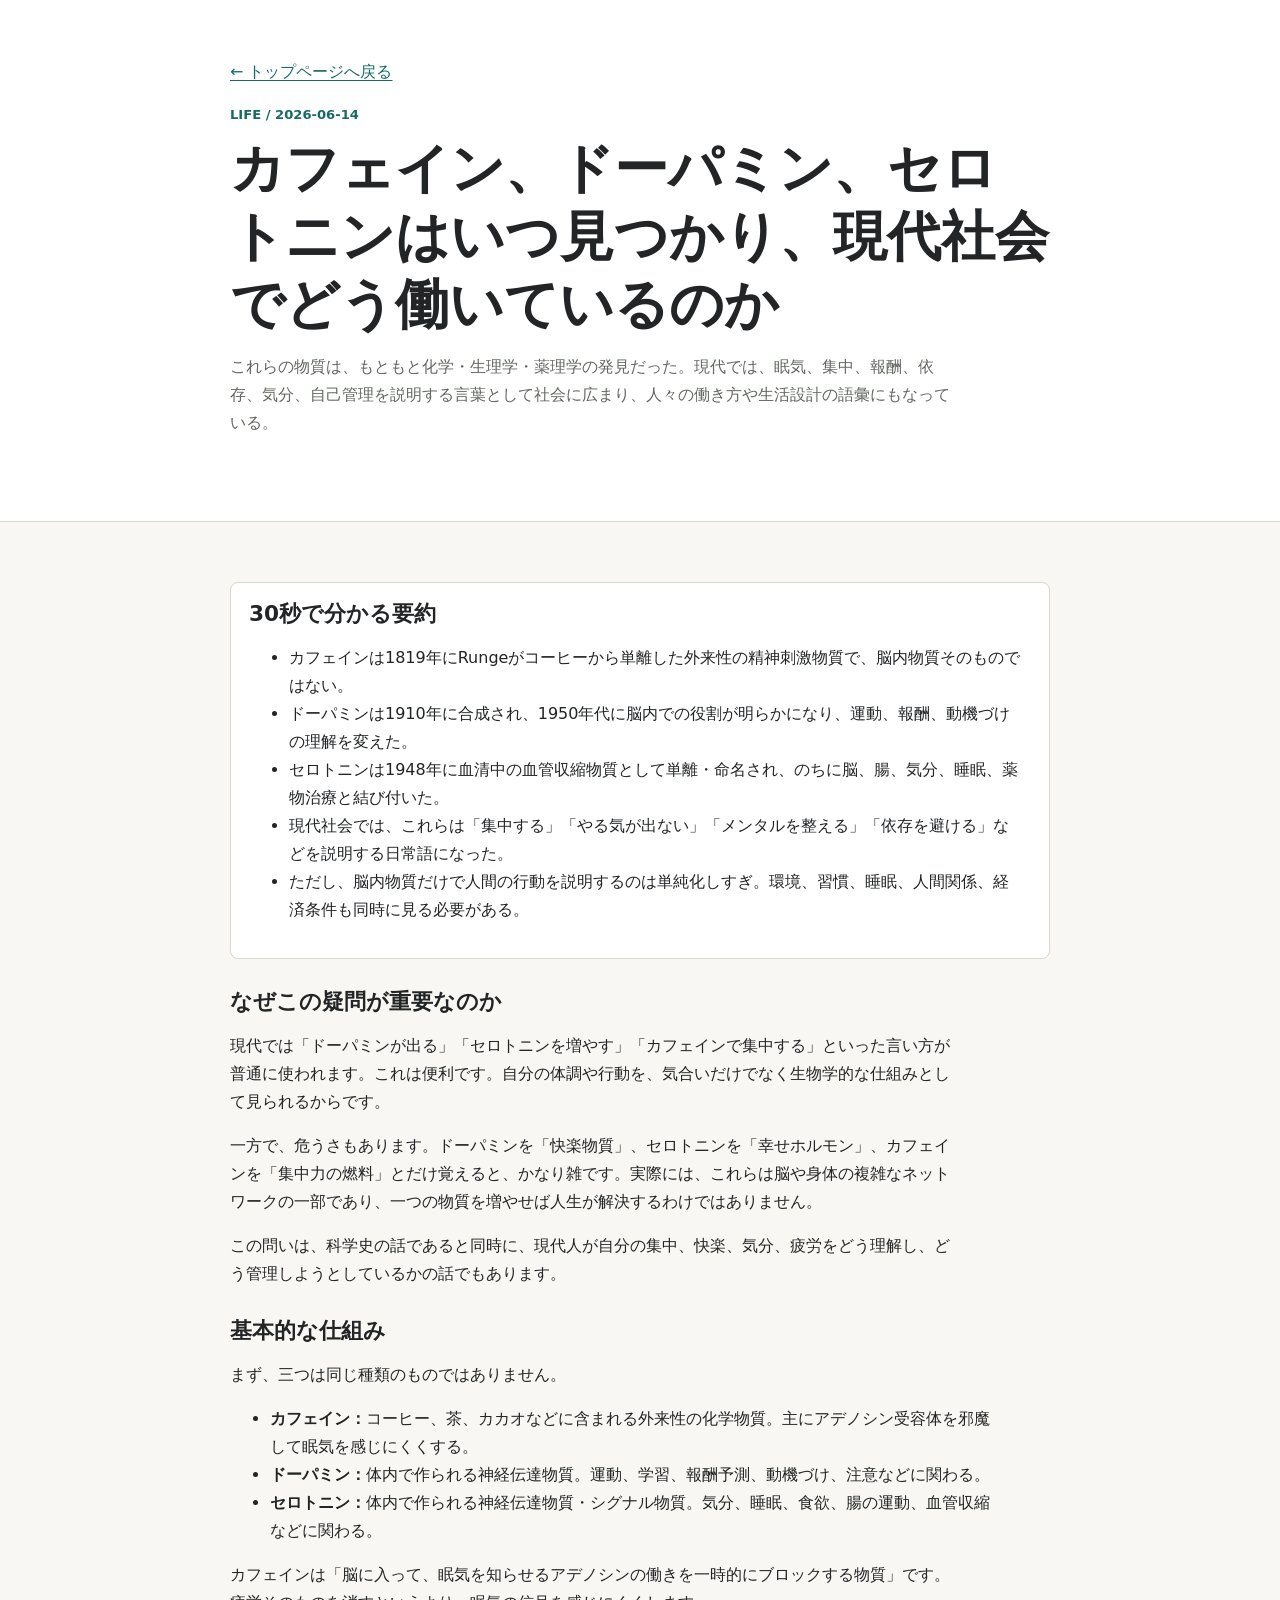
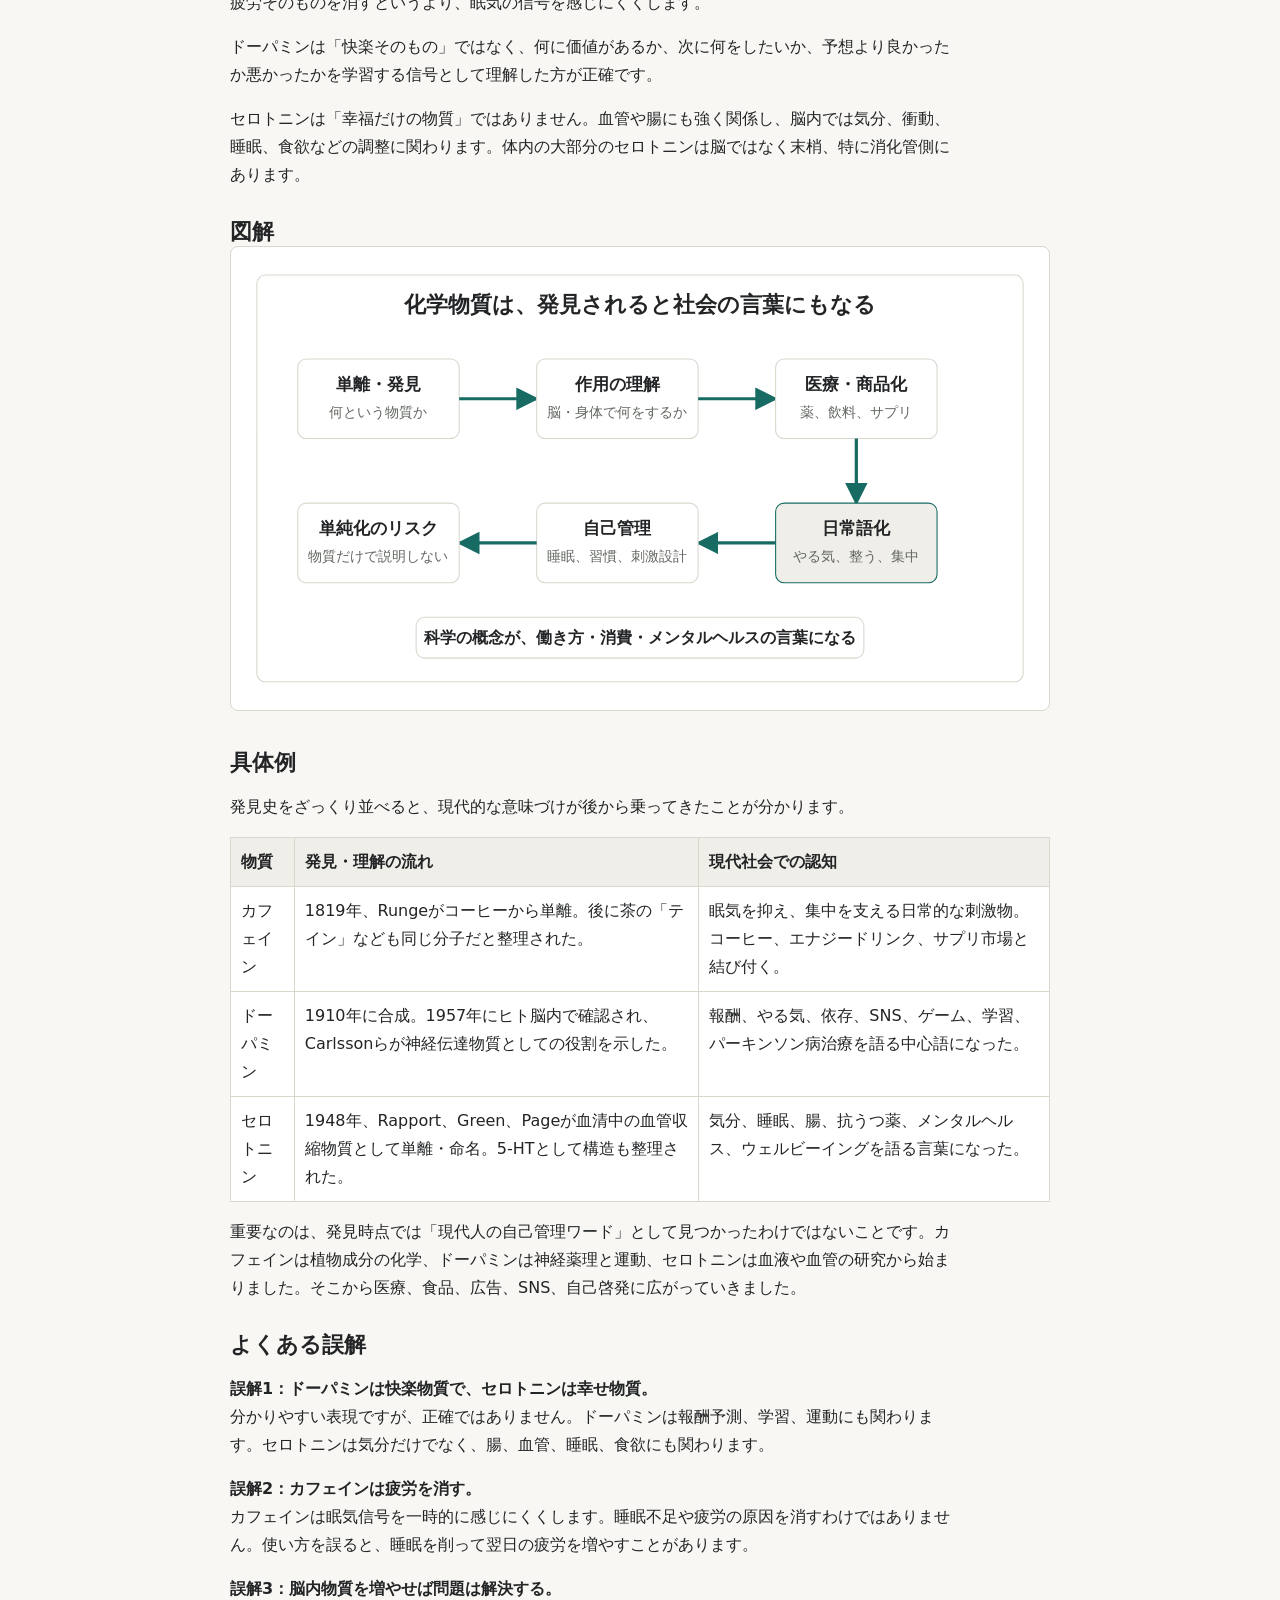
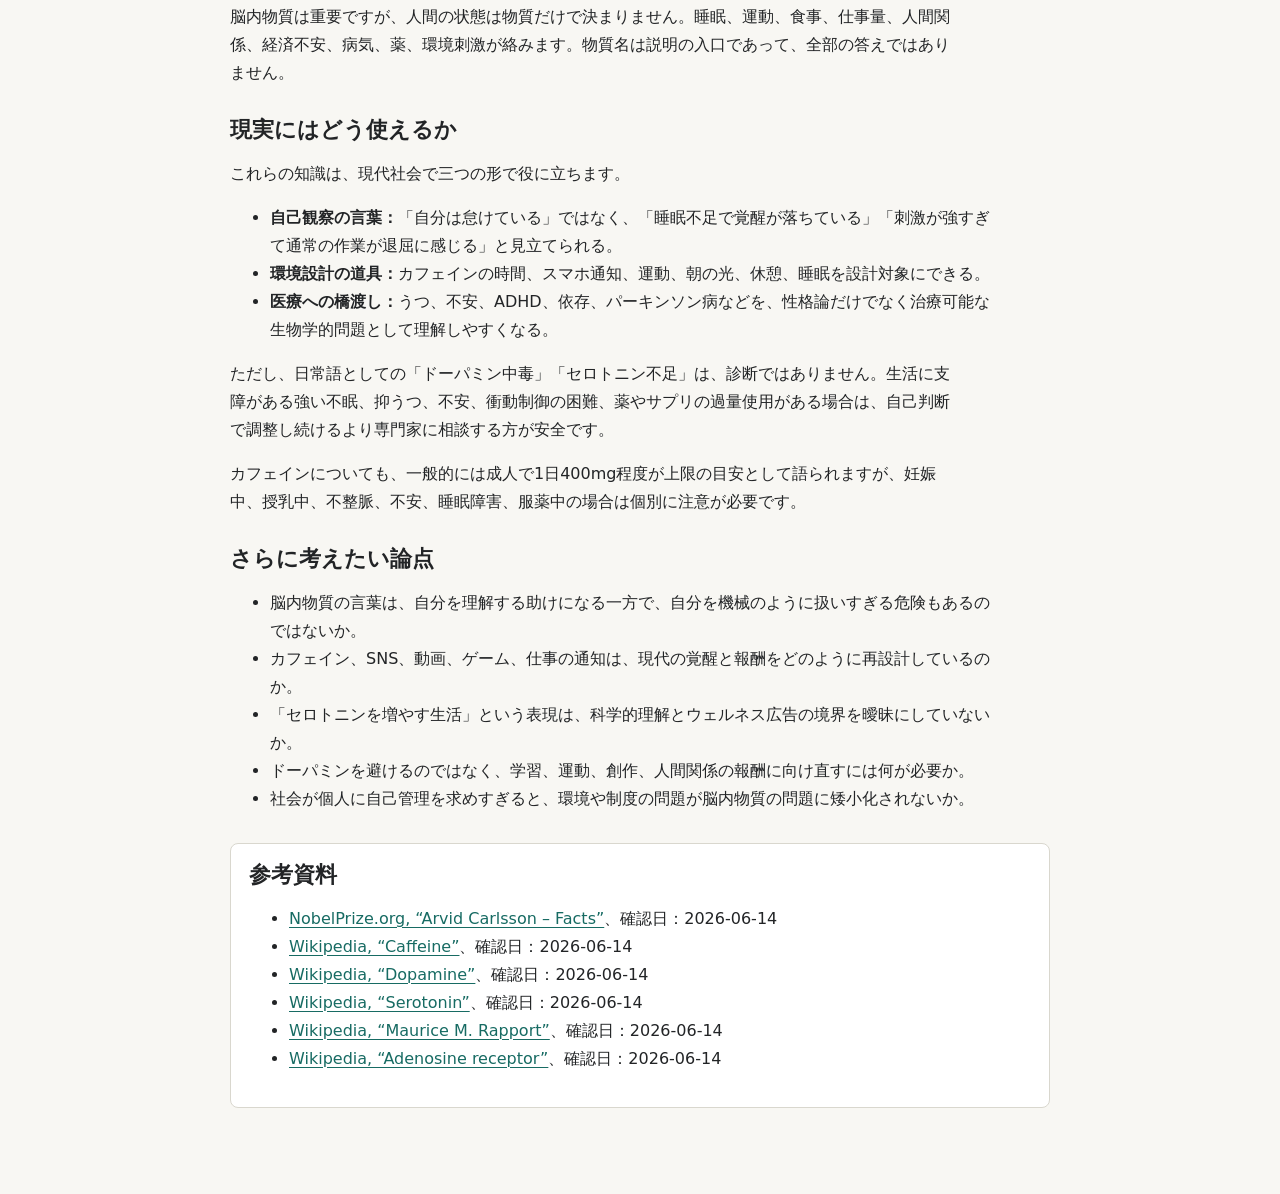
<file: life/brain-chemicals-discovery-and-modern-meaning.html>
<!doctype html>
<html lang="ja">
<head>
  <meta charset="utf-8">
  <meta name="viewport" content="width=device-width, initial-scale=1">
  <meta name="color-scheme" content="light dark">
  <title>カフェイン、ドーパミン、セロトニンはいつ見つかり、現代社会でどう働いているのか | Knowledge Notes</title>
  <meta name="description" content="カフェイン、ドーパミン、セロトニンの発見史と、現代社会で集中、報酬、気分、自己管理の言葉として使われる意味を整理する。">
  <link rel="stylesheet" href="../styles/site.css">
</head>
<body class="article-page">
  <header class="article-header">
    <div class="article-body">
      <a class="back-link" href="../index.html">← トップページへ戻る</a>
      <p class="eyebrow">Life / 2026-06-14</p>
      <h1>カフェイン、ドーパミン、セロトニンはいつ見つかり、現代社会でどう働いているのか</h1>
      <p class="lead">これらの物質は、もともと化学・生理学・薬理学の発見だった。現代では、眠気、集中、報酬、依存、気分、自己管理を説明する言葉として社会に広まり、人々の働き方や生活設計の語彙にもなっている。</p>
    </div>
  </header>

  <main class="article-body">
    <section class="summary-box">
      <h2>30秒で分かる要約</h2>
      <ul>
        <li>カフェインは1819年にRungeがコーヒーから単離した外来性の精神刺激物質で、脳内物質そのものではない。</li>
        <li>ドーパミンは1910年に合成され、1950年代に脳内での役割が明らかになり、運動、報酬、動機づけの理解を変えた。</li>
        <li>セロトニンは1948年に血清中の血管収縮物質として単離・命名され、のちに脳、腸、気分、睡眠、薬物治療と結び付いた。</li>
        <li>現代社会では、これらは「集中する」「やる気が出ない」「メンタルを整える」「依存を避ける」などを説明する日常語になった。</li>
        <li>ただし、脳内物質だけで人間の行動を説明するのは単純化しすぎ。環境、習慣、睡眠、人間関係、経済条件も同時に見る必要がある。</li>
      </ul>
    </section>

    <section>
      <h2>なぜこの疑問が重要なのか</h2>
      <p>現代では「ドーパミンが出る」「セロトニンを増やす」「カフェインで集中する」といった言い方が普通に使われます。これは便利です。自分の体調や行動を、気合いだけでなく生物学的な仕組みとして見られるからです。</p>
      <p>一方で、危うさもあります。ドーパミンを「快楽物質」、セロトニンを「幸せホルモン」、カフェインを「集中力の燃料」とだけ覚えると、かなり雑です。実際には、これらは脳や身体の複雑なネットワークの一部であり、一つの物質を増やせば人生が解決するわけではありません。</p>
      <p>この問いは、科学史の話であると同時に、現代人が自分の集中、快楽、気分、疲労をどう理解し、どう管理しようとしているかの話でもあります。</p>
    </section>

    <section>
      <h2>基本的な仕組み</h2>
      <p>まず、三つは同じ種類のものではありません。</p>
      <ul>
        <li><strong>カフェイン：</strong>コーヒー、茶、カカオなどに含まれる外来性の化学物質。主にアデノシン受容体を邪魔して眠気を感じにくくする。</li>
        <li><strong>ドーパミン：</strong>体内で作られる神経伝達物質。運動、学習、報酬予測、動機づけ、注意などに関わる。</li>
        <li><strong>セロトニン：</strong>体内で作られる神経伝達物質・シグナル物質。気分、睡眠、食欲、腸の運動、血管収縮などに関わる。</li>
      </ul>
      <p>カフェインは「脳に入って、眠気を知らせるアデノシンの働きを一時的にブロックする物質」です。疲労そのものを消すというより、眠気の信号を感じにくくします。</p>
      <p>ドーパミンは「快楽そのもの」ではなく、何に価値があるか、次に何をしたいか、予想より良かったか悪かったかを学習する信号として理解した方が正確です。</p>
      <p>セロトニンは「幸福だけの物質」ではありません。血管や腸にも強く関係し、脳内では気分、衝動、睡眠、食欲などの調整に関わります。体内の大部分のセロトニンは脳ではなく末梢、特に消化管側にあります。</p>
    </section>

    <section>
      <h2>図解</h2>
      <svg class="diagram" viewBox="0 0 760 430" role="img" aria-labelledby="diagram-title diagram-desc">
        <title id="diagram-title">発見から現代の自己管理語彙へ</title>
        <desc id="diagram-desc">カフェイン、ドーパミン、セロトニンが科学的発見から薬理学、医療、日常語、自己管理の語彙へ広がった流れを示す図。</desc>
        <defs>
          <marker id="arrow-chem" viewBox="0 0 10 10" refX="9" refY="5" markerWidth="7" markerHeight="7" orient="auto-start-reverse">
            <path d="M 0 0 L 10 5 L 0 10 z" fill="#176b63"></path>
          </marker>
        </defs>

        <rect x="24" y="26" width="712" height="378" rx="8" fill="none" stroke="#d9d7ce"></rect>
        <text x="380" y="60" text-anchor="middle" font-size="20" font-weight="700" fill="#222426">化学物質は、発見されると社会の言葉にもなる</text>

        <rect x="62" y="104" width="150" height="74" rx="8" fill="#ffffff" stroke="#d9d7ce"></rect>
        <text x="137" y="133" text-anchor="middle" font-size="16" font-weight="700" fill="#222426">単離・発見</text>
        <text x="137" y="158" text-anchor="middle" font-size="13" fill="#626760">何という物質か</text>

        <line x1="212" y1="141" x2="284" y2="141" stroke="#176b63" stroke-width="3" marker-end="url(#arrow-chem)"></line>
        <rect x="284" y="104" width="150" height="74" rx="8" fill="#ffffff" stroke="#d9d7ce"></rect>
        <text x="359" y="133" text-anchor="middle" font-size="16" font-weight="700" fill="#222426">作用の理解</text>
        <text x="359" y="158" text-anchor="middle" font-size="13" fill="#626760">脳・身体で何をするか</text>

        <line x1="434" y1="141" x2="506" y2="141" stroke="#176b63" stroke-width="3" marker-end="url(#arrow-chem)"></line>
        <rect x="506" y="104" width="150" height="74" rx="8" fill="#ffffff" stroke="#d9d7ce"></rect>
        <text x="581" y="133" text-anchor="middle" font-size="16" font-weight="700" fill="#222426">医療・商品化</text>
        <text x="581" y="158" text-anchor="middle" font-size="13" fill="#626760">薬、飲料、サプリ</text>

        <line x1="581" y1="178" x2="581" y2="238" stroke="#176b63" stroke-width="3" marker-end="url(#arrow-chem)"></line>
        <rect x="506" y="238" width="150" height="74" rx="8" fill="#efeee8" stroke="#176b63"></rect>
        <text x="581" y="267" text-anchor="middle" font-size="16" font-weight="700" fill="#222426">日常語化</text>
        <text x="581" y="292" text-anchor="middle" font-size="13" fill="#626760">やる気、整う、集中</text>

        <line x1="506" y1="275" x2="434" y2="275" stroke="#176b63" stroke-width="3" marker-end="url(#arrow-chem)"></line>
        <rect x="284" y="238" width="150" height="74" rx="8" fill="#ffffff" stroke="#d9d7ce"></rect>
        <text x="359" y="267" text-anchor="middle" font-size="16" font-weight="700" fill="#222426">自己管理</text>
        <text x="359" y="292" text-anchor="middle" font-size="13" fill="#626760">睡眠、習慣、刺激設計</text>

        <line x1="284" y1="275" x2="212" y2="275" stroke="#176b63" stroke-width="3" marker-end="url(#arrow-chem)"></line>
        <rect x="62" y="238" width="150" height="74" rx="8" fill="#ffffff" stroke="#d9d7ce"></rect>
        <text x="137" y="267" text-anchor="middle" font-size="16" font-weight="700" fill="#222426">単純化のリスク</text>
        <text x="137" y="292" text-anchor="middle" font-size="13" fill="#626760">物質だけで説明しない</text>

        <rect x="172" y="344" width="416" height="38" rx="8" fill="#ffffff" stroke="#d9d7ce"></rect>
        <text x="380" y="368" text-anchor="middle" font-size="15" font-weight="700" fill="#222426">科学の概念が、働き方・消費・メンタルヘルスの言葉になる</text>
      </svg>
    </section>

    <section>
      <h2>具体例</h2>
      <p>発見史をざっくり並べると、現代的な意味づけが後から乗ってきたことが分かります。</p>
      <div class="table-wrap">
        <table>
          <thead>
            <tr>
              <th>物質</th>
              <th>発見・理解の流れ</th>
              <th>現代社会での認知</th>
            </tr>
          </thead>
          <tbody>
            <tr>
              <td>カフェイン</td>
              <td>1819年、Rungeがコーヒーから単離。後に茶の「テイン」なども同じ分子だと整理された。</td>
              <td>眠気を抑え、集中を支える日常的な刺激物。コーヒー、エナジードリンク、サプリ市場と結び付く。</td>
            </tr>
            <tr>
              <td>ドーパミン</td>
              <td>1910年に合成。1957年にヒト脳内で確認され、Carlssonらが神経伝達物質としての役割を示した。</td>
              <td>報酬、やる気、依存、SNS、ゲーム、学習、パーキンソン病治療を語る中心語になった。</td>
            </tr>
            <tr>
              <td>セロトニン</td>
              <td>1948年、Rapport、Green、Pageが血清中の血管収縮物質として単離・命名。5-HTとして構造も整理された。</td>
              <td>気分、睡眠、腸、抗うつ薬、メンタルヘルス、ウェルビーイングを語る言葉になった。</td>
            </tr>
          </tbody>
        </table>
      </div>
      <p>重要なのは、発見時点では「現代人の自己管理ワード」として見つかったわけではないことです。カフェインは植物成分の化学、ドーパミンは神経薬理と運動、セロトニンは血液や血管の研究から始まりました。そこから医療、食品、広告、SNS、自己啓発に広がっていきました。</p>
    </section>

    <section>
      <h2>よくある誤解</h2>
      <p><strong>誤解1：ドーパミンは快楽物質で、セロトニンは幸せ物質。</strong><br>分かりやすい表現ですが、正確ではありません。ドーパミンは報酬予測、学習、運動にも関わります。セロトニンは気分だけでなく、腸、血管、睡眠、食欲にも関わります。</p>
      <p><strong>誤解2：カフェインは疲労を消す。</strong><br>カフェインは眠気信号を一時的に感じにくくします。睡眠不足や疲労の原因を消すわけではありません。使い方を誤ると、睡眠を削って翌日の疲労を増やすことがあります。</p>
      <p><strong>誤解3：脳内物質を増やせば問題は解決する。</strong><br>脳内物質は重要ですが、人間の状態は物質だけで決まりません。睡眠、運動、食事、仕事量、人間関係、経済不安、病気、薬、環境刺激が絡みます。物質名は説明の入口であって、全部の答えではありません。</p>
    </section>

    <section>
      <h2>現実にはどう使えるか</h2>
      <p>これらの知識は、現代社会で三つの形で役に立ちます。</p>
      <ul>
        <li><strong>自己観察の言葉：</strong>「自分は怠けている」ではなく、「睡眠不足で覚醒が落ちている」「刺激が強すぎて通常の作業が退屈に感じる」と見立てられる。</li>
        <li><strong>環境設計の道具：</strong>カフェインの時間、スマホ通知、運動、朝の光、休憩、睡眠を設計対象にできる。</li>
        <li><strong>医療への橋渡し：</strong>うつ、不安、ADHD、依存、パーキンソン病などを、性格論だけでなく治療可能な生物学的問題として理解しやすくなる。</li>
      </ul>
      <p>ただし、日常語としての「ドーパミン中毒」「セロトニン不足」は、診断ではありません。生活に支障がある強い不眠、抑うつ、不安、衝動制御の困難、薬やサプリの過量使用がある場合は、自己判断で調整し続けるより専門家に相談する方が安全です。</p>
      <p>カフェインについても、一般的には成人で1日400mg程度が上限の目安として語られますが、妊娠中、授乳中、不整脈、不安、睡眠障害、服薬中の場合は個別に注意が必要です。</p>
    </section>

    <section>
      <h2>さらに考えたい論点</h2>
      <ul>
        <li>脳内物質の言葉は、自分を理解する助けになる一方で、自分を機械のように扱いすぎる危険もあるのではないか。</li>
        <li>カフェイン、SNS、動画、ゲーム、仕事の通知は、現代の覚醒と報酬をどのように再設計しているのか。</li>
        <li>「セロトニンを増やす生活」という表現は、科学的理解とウェルネス広告の境界を曖昧にしていないか。</li>
        <li>ドーパミンを避けるのではなく、学習、運動、創作、人間関係の報酬に向け直すには何が必要か。</li>
        <li>社会が個人に自己管理を求めすぎると、環境や制度の問題が脳内物質の問題に矮小化されないか。</li>
      </ul>
    </section>

    <section class="note-box">
      <h2>参考資料</h2>
      <ul>
        <li><a href="https://www.nobelprize.org/prizes/medicine/2000/carlsson/facts/">NobelPrize.org, “Arvid Carlsson – Facts”</a>、確認日：2026-06-14</li>
        <li><a href="https://en.wikipedia.org/wiki/Caffeine">Wikipedia, “Caffeine”</a>、確認日：2026-06-14</li>
        <li><a href="https://en.wikipedia.org/wiki/Dopamine">Wikipedia, “Dopamine”</a>、確認日：2026-06-14</li>
        <li><a href="https://en.wikipedia.org/wiki/Serotonin">Wikipedia, “Serotonin”</a>、確認日：2026-06-14</li>
        <li><a href="https://en.wikipedia.org/wiki/Maurice_M._Rapport">Wikipedia, “Maurice M. Rapport”</a>、確認日：2026-06-14</li>
        <li><a href="https://en.wikipedia.org/wiki/Adenosine_receptor">Wikipedia, “Adenosine receptor”</a>、確認日：2026-06-14</li>
      </ul>
    </section>
  </main>
</body>
</html>
</file>
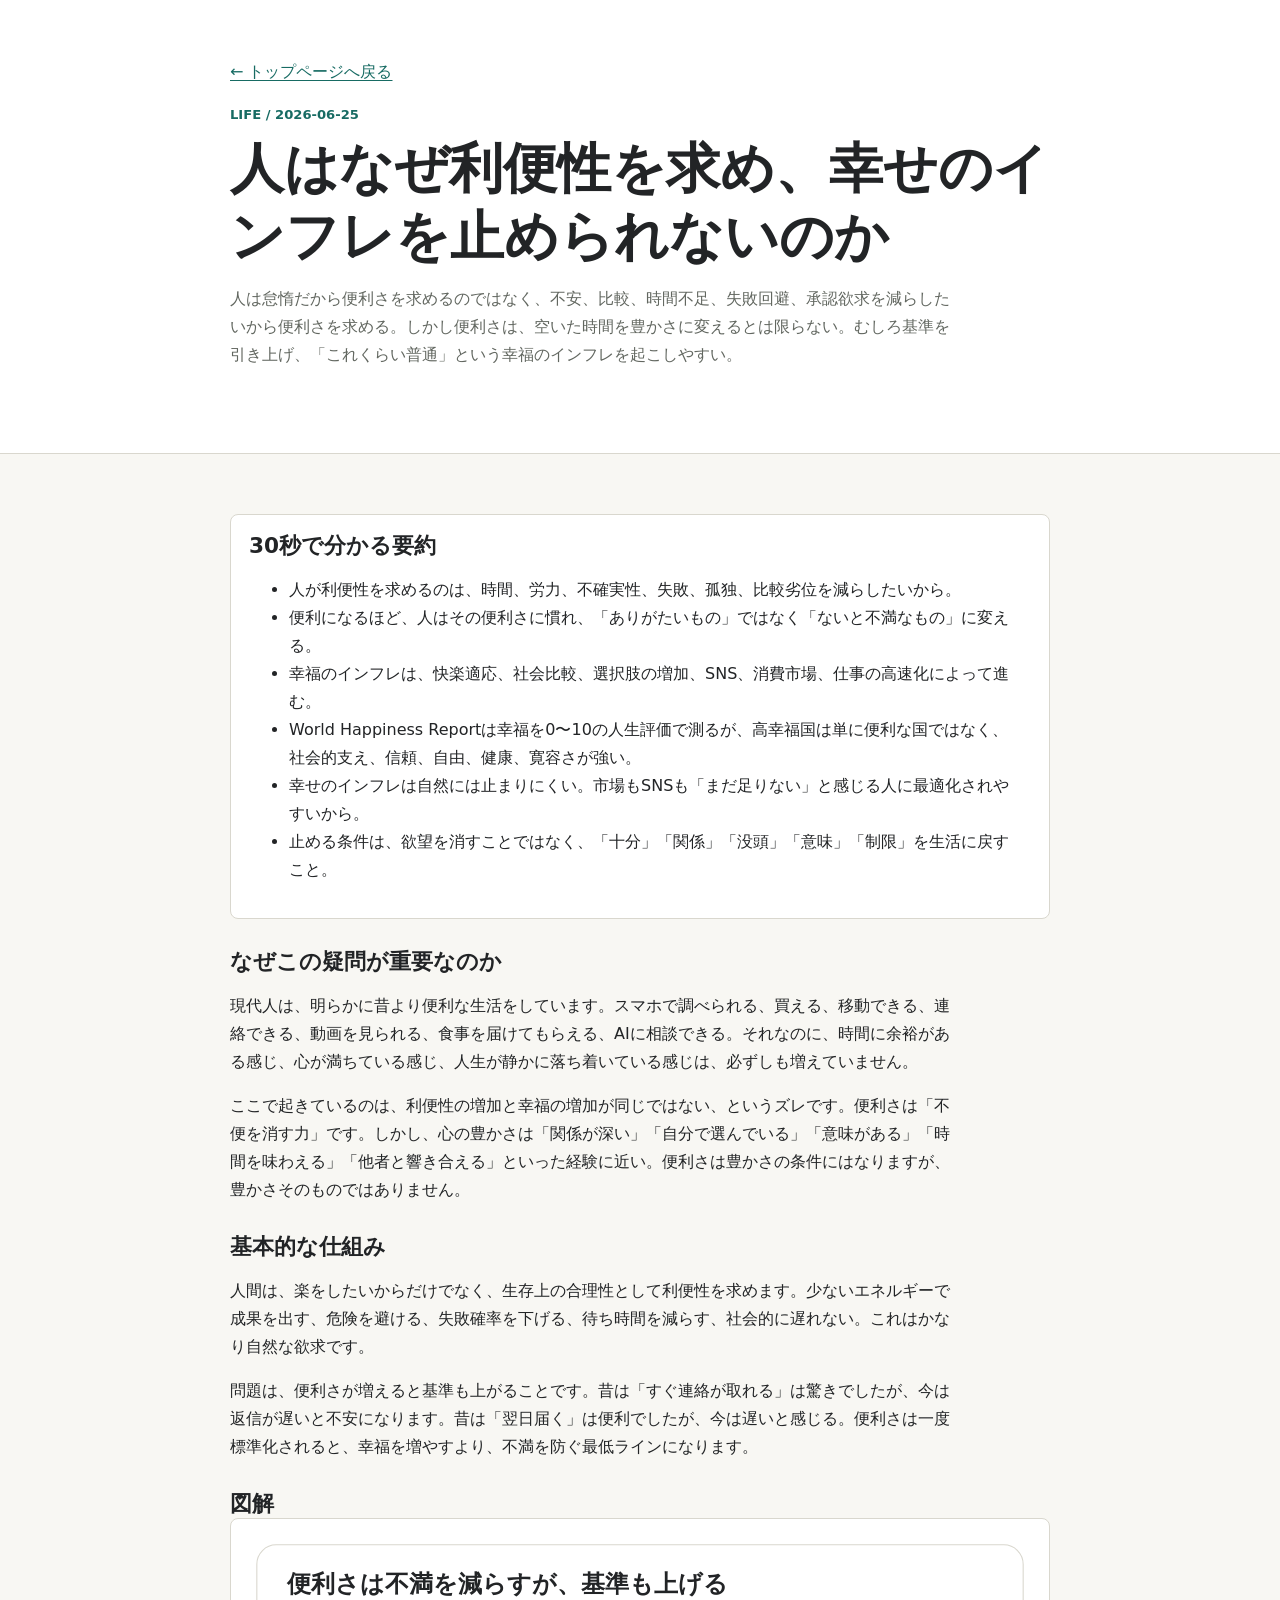
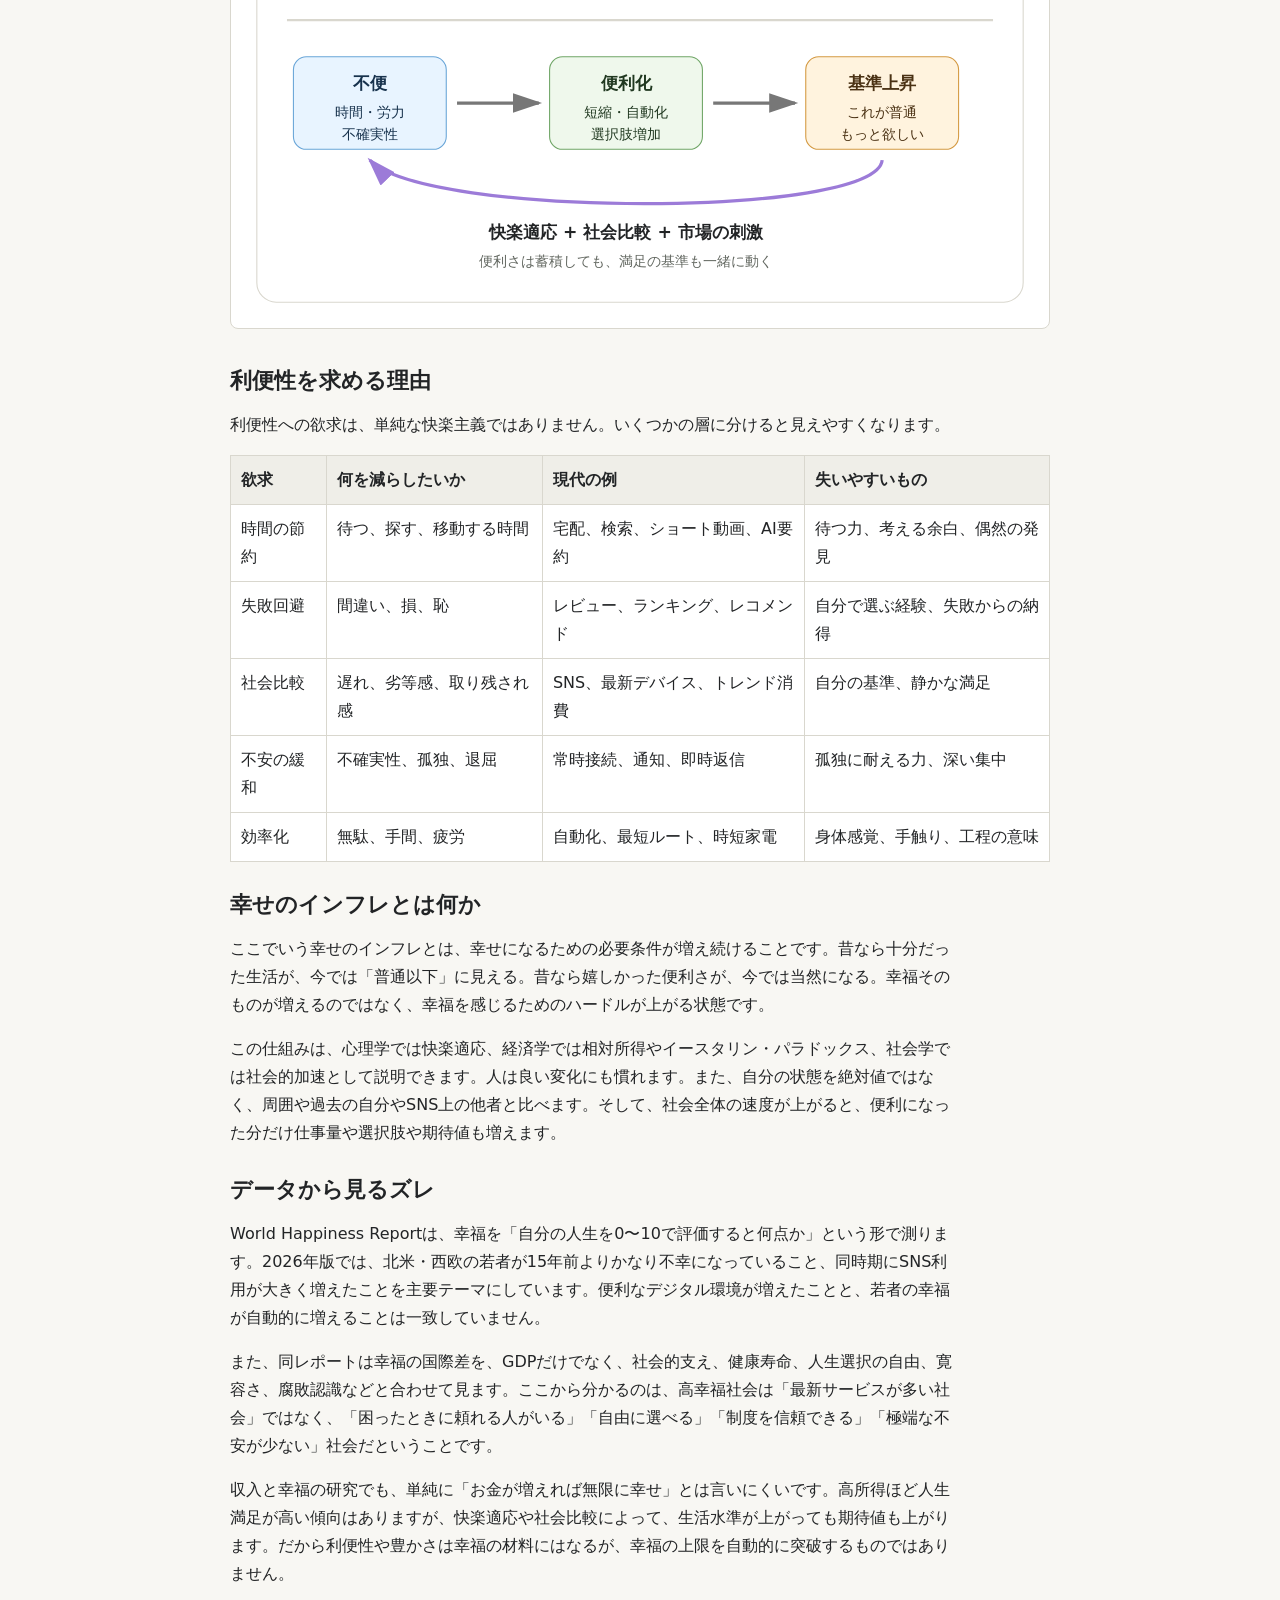
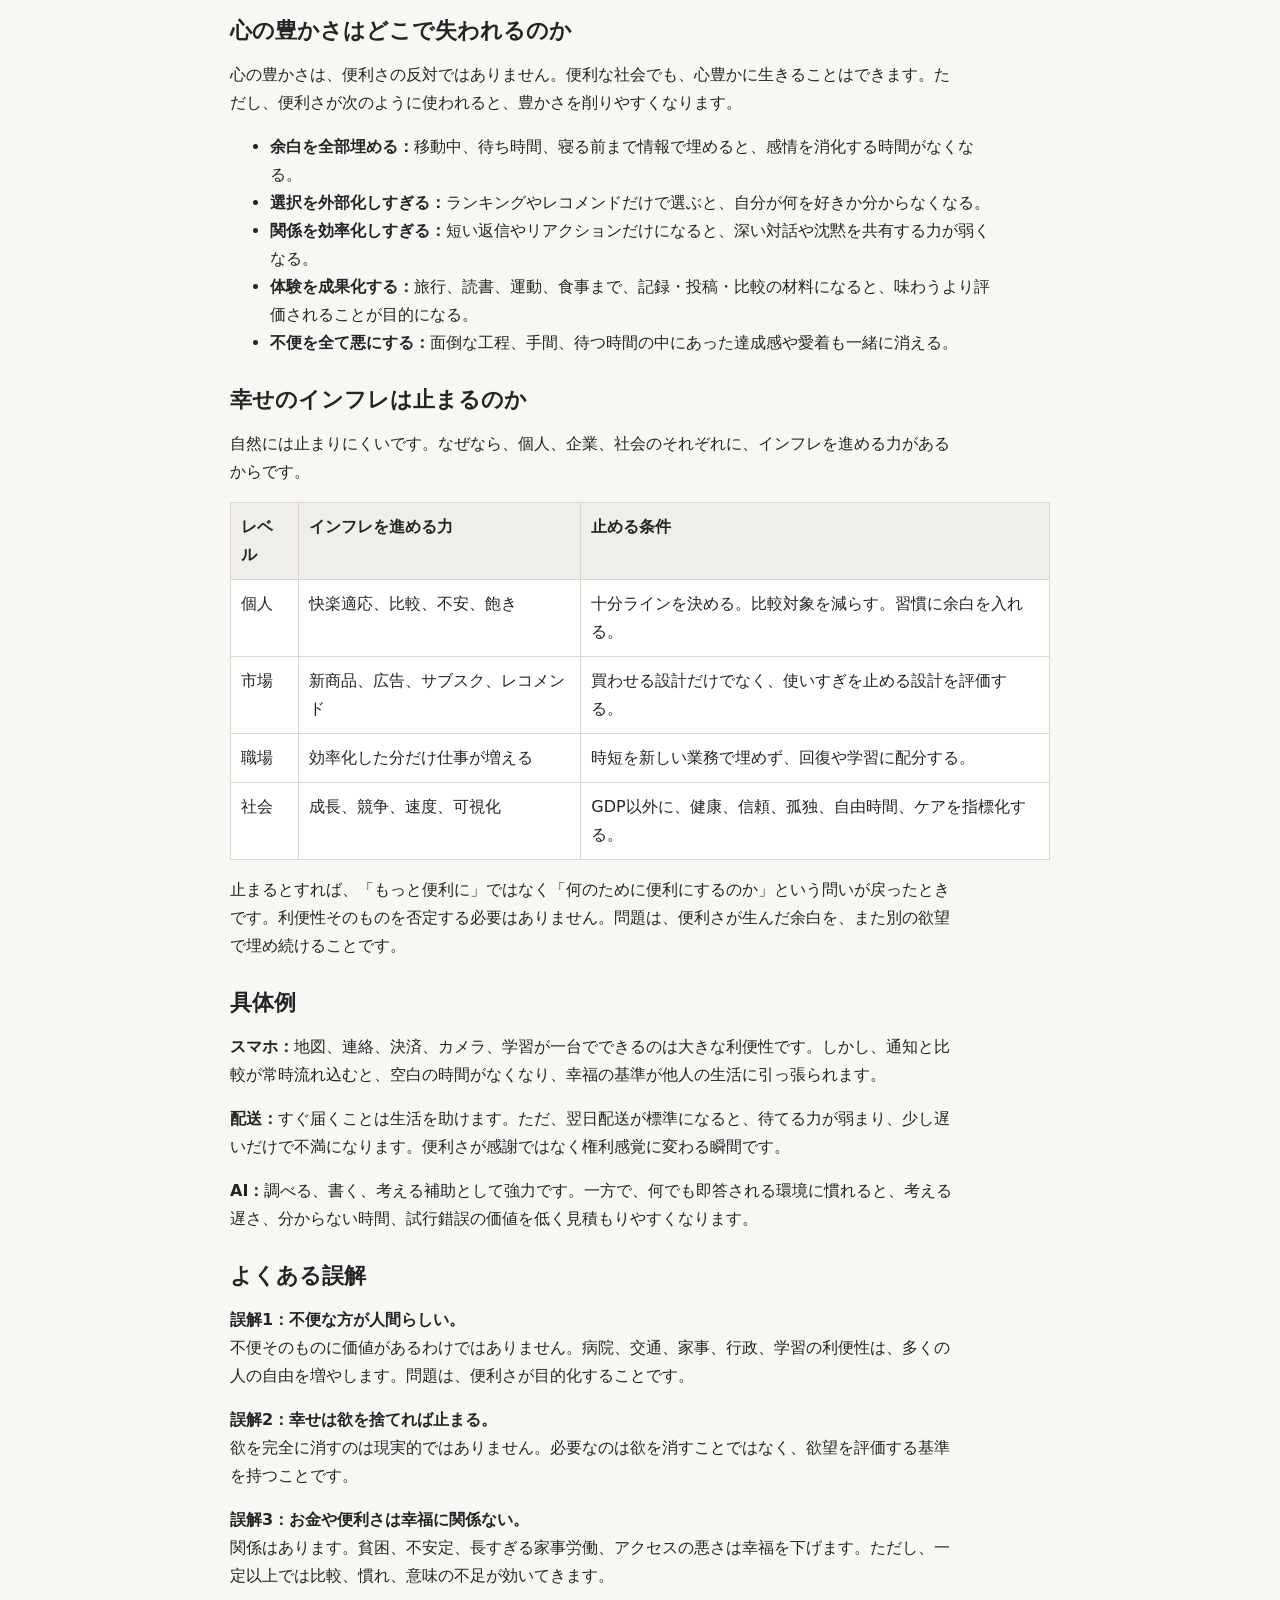
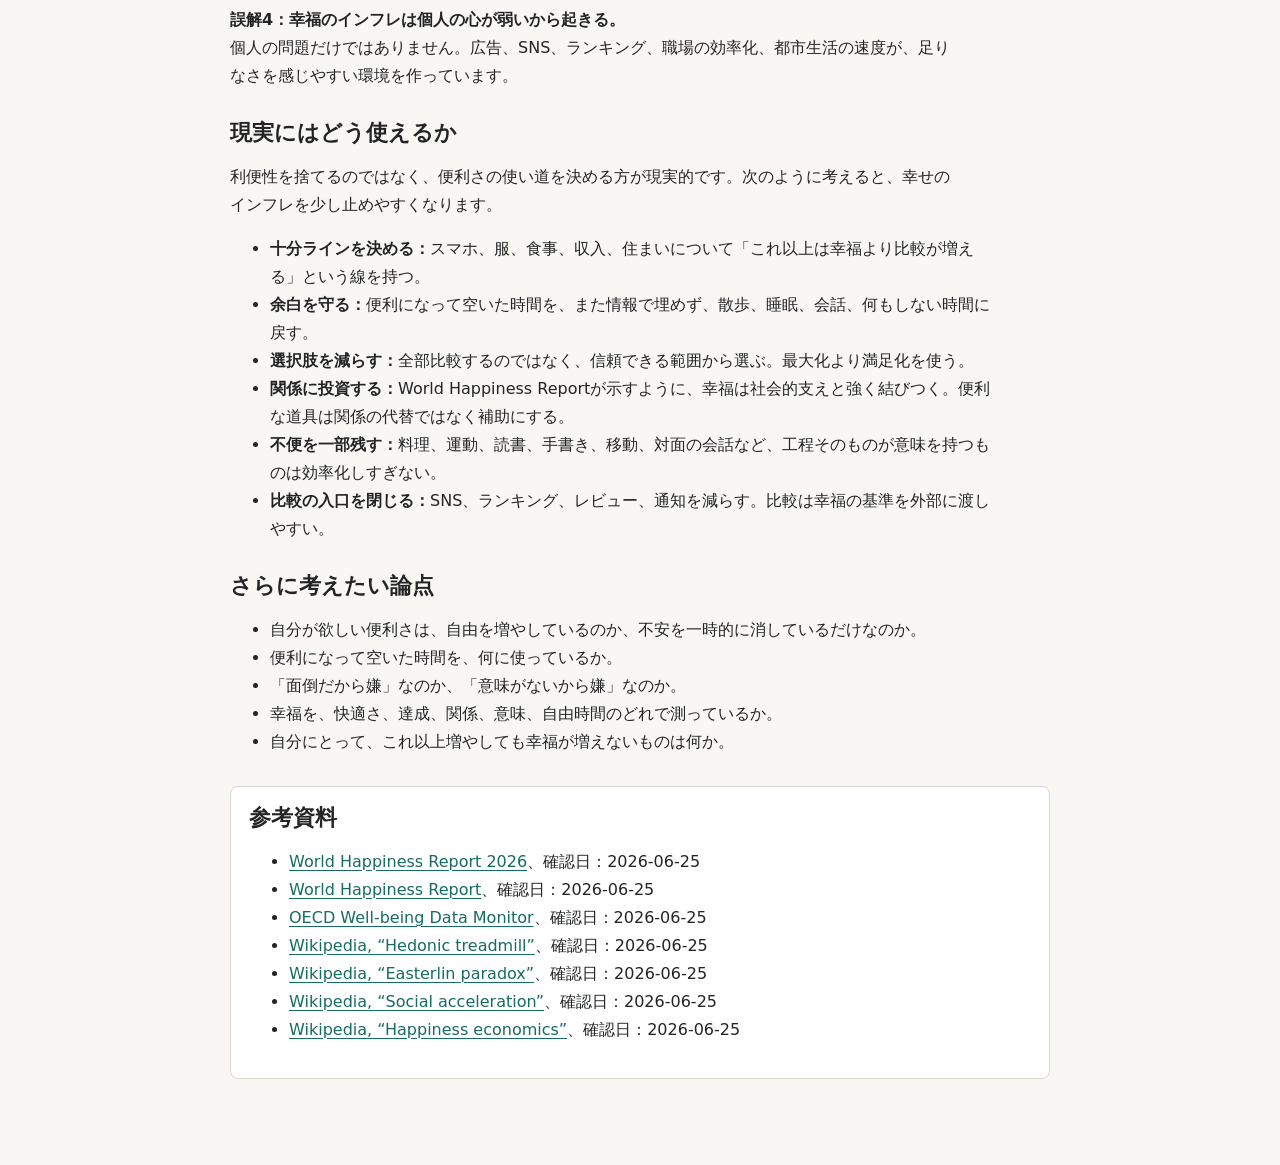
<file: life/convenience-happiness-inflation.html>
<!doctype html>
<html lang="ja">
<head>
  <meta charset="utf-8">
  <meta name="viewport" content="width=device-width, initial-scale=1">
  <meta name="color-scheme" content="light dark">
  <title>人はなぜ利便性を求め、幸せのインフレを止められないのか | Knowledge Notes</title>
  <meta name="description" content="利便性、快楽適応、社会比較、幸福のインフレ、心の豊かさの関係を、幸福研究と現代社会論から整理する。">
  <link rel="stylesheet" href="../styles/site.css">
</head>
<body class="article-page">
  <header class="article-header">
    <div class="article-body">
      <a class="back-link" href="../index.html">← トップページへ戻る</a>
      <p class="eyebrow">Life / 2026-06-25</p>
      <h1>人はなぜ利便性を求め、幸せのインフレを止められないのか</h1>
      <p class="lead">人は怠惰だから便利さを求めるのではなく、不安、比較、時間不足、失敗回避、承認欲求を減らしたいから便利さを求める。しかし便利さは、空いた時間を豊かさに変えるとは限らない。むしろ基準を引き上げ、「これくらい普通」という幸福のインフレを起こしやすい。</p>
    </div>
  </header>

  <main class="article-body">
    <section class="summary-box">
      <h2>30秒で分かる要約</h2>
      <ul>
        <li>人が利便性を求めるのは、時間、労力、不確実性、失敗、孤独、比較劣位を減らしたいから。</li>
        <li>便利になるほど、人はその便利さに慣れ、「ありがたいもの」ではなく「ないと不満なもの」に変える。</li>
        <li>幸福のインフレは、快楽適応、社会比較、選択肢の増加、SNS、消費市場、仕事の高速化によって進む。</li>
        <li>World Happiness Reportは幸福を0〜10の人生評価で測るが、高幸福国は単に便利な国ではなく、社会的支え、信頼、自由、健康、寛容さが強い。</li>
        <li>幸せのインフレは自然には止まりにくい。市場もSNSも「まだ足りない」と感じる人に最適化されやすいから。</li>
        <li>止める条件は、欲望を消すことではなく、「十分」「関係」「没頭」「意味」「制限」を生活に戻すこと。</li>
      </ul>
    </section>

    <section>
      <h2>なぜこの疑問が重要なのか</h2>
      <p>現代人は、明らかに昔より便利な生活をしています。スマホで調べられる、買える、移動できる、連絡できる、動画を見られる、食事を届けてもらえる、AIに相談できる。それなのに、時間に余裕がある感じ、心が満ちている感じ、人生が静かに落ち着いている感じは、必ずしも増えていません。</p>
      <p>ここで起きているのは、利便性の増加と幸福の増加が同じではない、というズレです。便利さは「不便を消す力」です。しかし、心の豊かさは「関係が深い」「自分で選んでいる」「意味がある」「時間を味わえる」「他者と響き合える」といった経験に近い。便利さは豊かさの条件にはなりますが、豊かさそのものではありません。</p>
    </section>

    <section>
      <h2>基本的な仕組み</h2>
      <p>人間は、楽をしたいからだけでなく、生存上の合理性として利便性を求めます。少ないエネルギーで成果を出す、危険を避ける、失敗確率を下げる、待ち時間を減らす、社会的に遅れない。これはかなり自然な欲求です。</p>
      <p>問題は、便利さが増えると基準も上がることです。昔は「すぐ連絡が取れる」は驚きでしたが、今は返信が遅いと不安になります。昔は「翌日届く」は便利でしたが、今は遅いと感じる。便利さは一度標準化されると、幸福を増やすより、不満を防ぐ最低ラインになります。</p>
    </section>

    <section>
      <h2>図解</h2>
      <svg class="diagram" viewBox="0 0 760 380" role="img" aria-labelledby="diagram-title">
        <title id="diagram-title">利便性が幸福のインフレを起こす流れ</title>
        <rect x="24" y="24" width="712" height="332" rx="18" fill="var(--surface)" stroke="var(--line)"></rect>
        <text x="52" y="68" font-size="22" font-weight="700" fill="var(--text)">便利さは不満を減らすが、基準も上げる</text>
        <line x1="52" y1="94" x2="708" y2="94" stroke="var(--line)" stroke-width="2"></line>

        <rect x="58" y="128" width="142" height="86" rx="12" fill="#e8f4ff" stroke="#6aa6d8"></rect>
        <text x="129" y="158" text-anchor="middle" font-size="16" font-weight="700" fill="#17324d">不便</text>
        <text x="129" y="184" text-anchor="middle" font-size="13" fill="#17324d">時間・労力</text>
        <text x="129" y="204" text-anchor="middle" font-size="13" fill="#17324d">不確実性</text>

        <path d="M210 171 H286" stroke="#777" stroke-width="3" marker-end="url(#arrow)"></path>

        <rect x="296" y="128" width="142" height="86" rx="12" fill="#eff8ec" stroke="#70a667"></rect>
        <text x="367" y="158" text-anchor="middle" font-size="16" font-weight="700" fill="#203820">便利化</text>
        <text x="367" y="184" text-anchor="middle" font-size="13" fill="#203820">短縮・自動化</text>
        <text x="367" y="204" text-anchor="middle" font-size="13" fill="#203820">選択肢増加</text>

        <path d="M448 171 H524" stroke="#777" stroke-width="3" marker-end="url(#arrow)"></path>

        <rect x="534" y="128" width="142" height="86" rx="12" fill="#fff3de" stroke="#d49a43"></rect>
        <text x="605" y="158" text-anchor="middle" font-size="16" font-weight="700" fill="#4a3113">基準上昇</text>
        <text x="605" y="184" text-anchor="middle" font-size="13" fill="#4a3113">これが普通</text>
        <text x="605" y="204" text-anchor="middle" font-size="13" fill="#4a3113">もっと欲しい</text>

        <path d="M605 224 C600 278 180 278 129 224" fill="none" stroke="#9c7bd8" stroke-width="3" marker-end="url(#arrowPurple)"></path>
        <text x="367" y="296" text-anchor="middle" font-size="16" font-weight="700" fill="var(--text)">快楽適応 + 社会比較 + 市場の刺激</text>
        <text x="367" y="322" text-anchor="middle" font-size="13" fill="var(--muted)">便利さは蓄積しても、満足の基準も一緒に動く</text>

        <defs>
          <marker id="arrow" markerWidth="10" markerHeight="10" refX="8" refY="3" orient="auto" markerUnits="strokeWidth">
            <path d="M0,0 L0,6 L9,3 z" fill="#777"></path>
          </marker>
          <marker id="arrowPurple" markerWidth="10" markerHeight="10" refX="8" refY="3" orient="auto" markerUnits="strokeWidth">
            <path d="M0,0 L0,6 L9,3 z" fill="#9c7bd8"></path>
          </marker>
        </defs>
      </svg>
    </section>

    <section>
      <h2>利便性を求める理由</h2>
      <p>利便性への欲求は、単純な快楽主義ではありません。いくつかの層に分けると見えやすくなります。</p>
      <div class="table-wrap">
        <table>
          <thead>
            <tr>
              <th>欲求</th>
              <th>何を減らしたいか</th>
              <th>現代の例</th>
              <th>失いやすいもの</th>
            </tr>
          </thead>
          <tbody>
            <tr>
              <td>時間の節約</td>
              <td>待つ、探す、移動する時間</td>
              <td>宅配、検索、ショート動画、AI要約</td>
              <td>待つ力、考える余白、偶然の発見</td>
            </tr>
            <tr>
              <td>失敗回避</td>
              <td>間違い、損、恥</td>
              <td>レビュー、ランキング、レコメンド</td>
              <td>自分で選ぶ経験、失敗からの納得</td>
            </tr>
            <tr>
              <td>社会比較</td>
              <td>遅れ、劣等感、取り残され感</td>
              <td>SNS、最新デバイス、トレンド消費</td>
              <td>自分の基準、静かな満足</td>
            </tr>
            <tr>
              <td>不安の緩和</td>
              <td>不確実性、孤独、退屈</td>
              <td>常時接続、通知、即時返信</td>
              <td>孤独に耐える力、深い集中</td>
            </tr>
            <tr>
              <td>効率化</td>
              <td>無駄、手間、疲労</td>
              <td>自動化、最短ルート、時短家電</td>
              <td>身体感覚、手触り、工程の意味</td>
            </tr>
          </tbody>
        </table>
      </div>
    </section>

    <section>
      <h2>幸せのインフレとは何か</h2>
      <p>ここでいう幸せのインフレとは、幸せになるための必要条件が増え続けることです。昔なら十分だった生活が、今では「普通以下」に見える。昔なら嬉しかった便利さが、今では当然になる。幸福そのものが増えるのではなく、幸福を感じるためのハードルが上がる状態です。</p>
      <p>この仕組みは、心理学では快楽適応、経済学では相対所得やイースタリン・パラドックス、社会学では社会的加速として説明できます。人は良い変化にも慣れます。また、自分の状態を絶対値ではなく、周囲や過去の自分やSNS上の他者と比べます。そして、社会全体の速度が上がると、便利になった分だけ仕事量や選択肢や期待値も増えます。</p>
    </section>

    <section>
      <h2>データから見るズレ</h2>
      <p>World Happiness Reportは、幸福を「自分の人生を0〜10で評価すると何点か」という形で測ります。2026年版では、北米・西欧の若者が15年前よりかなり不幸になっていること、同時期にSNS利用が大きく増えたことを主要テーマにしています。便利なデジタル環境が増えたことと、若者の幸福が自動的に増えることは一致していません。</p>
      <p>また、同レポートは幸福の国際差を、GDPだけでなく、社会的支え、健康寿命、人生選択の自由、寛容さ、腐敗認識などと合わせて見ます。ここから分かるのは、高幸福社会は「最新サービスが多い社会」ではなく、「困ったときに頼れる人がいる」「自由に選べる」「制度を信頼できる」「極端な不安が少ない」社会だということです。</p>
      <p>収入と幸福の研究でも、単純に「お金が増えれば無限に幸せ」とは言いにくいです。高所得ほど人生満足が高い傾向はありますが、快楽適応や社会比較によって、生活水準が上がっても期待値も上がります。だから利便性や豊かさは幸福の材料にはなるが、幸福の上限を自動的に突破するものではありません。</p>
    </section>

    <section>
      <h2>心の豊かさはどこで失われるのか</h2>
      <p>心の豊かさは、便利さの反対ではありません。便利な社会でも、心豊かに生きることはできます。ただし、便利さが次のように使われると、豊かさを削りやすくなります。</p>
      <ul>
        <li><strong>余白を全部埋める：</strong>移動中、待ち時間、寝る前まで情報で埋めると、感情を消化する時間がなくなる。</li>
        <li><strong>選択を外部化しすぎる：</strong>ランキングやレコメンドだけで選ぶと、自分が何を好きか分からなくなる。</li>
        <li><strong>関係を効率化しすぎる：</strong>短い返信やリアクションだけになると、深い対話や沈黙を共有する力が弱くなる。</li>
        <li><strong>体験を成果化する：</strong>旅行、読書、運動、食事まで、記録・投稿・比較の材料になると、味わうより評価されることが目的になる。</li>
        <li><strong>不便を全て悪にする：</strong>面倒な工程、手間、待つ時間の中にあった達成感や愛着も一緒に消える。</li>
      </ul>
    </section>

    <section>
      <h2>幸せのインフレは止まるのか</h2>
      <p>自然には止まりにくいです。なぜなら、個人、企業、社会のそれぞれに、インフレを進める力があるからです。</p>
      <div class="table-wrap">
        <table>
          <thead>
            <tr>
              <th>レベル</th>
              <th>インフレを進める力</th>
              <th>止める条件</th>
            </tr>
          </thead>
          <tbody>
            <tr>
              <td>個人</td>
              <td>快楽適応、比較、不安、飽き</td>
              <td>十分ラインを決める。比較対象を減らす。習慣に余白を入れる。</td>
            </tr>
            <tr>
              <td>市場</td>
              <td>新商品、広告、サブスク、レコメンド</td>
              <td>買わせる設計だけでなく、使いすぎを止める設計を評価する。</td>
            </tr>
            <tr>
              <td>職場</td>
              <td>効率化した分だけ仕事が増える</td>
              <td>時短を新しい業務で埋めず、回復や学習に配分する。</td>
            </tr>
            <tr>
              <td>社会</td>
              <td>成長、競争、速度、可視化</td>
              <td>GDP以外に、健康、信頼、孤独、自由時間、ケアを指標化する。</td>
            </tr>
          </tbody>
        </table>
      </div>
      <p>止まるとすれば、「もっと便利に」ではなく「何のために便利にするのか」という問いが戻ったときです。利便性そのものを否定する必要はありません。問題は、便利さが生んだ余白を、また別の欲望で埋め続けることです。</p>
    </section>

    <section>
      <h2>具体例</h2>
      <p><strong>スマホ：</strong>地図、連絡、決済、カメラ、学習が一台でできるのは大きな利便性です。しかし、通知と比較が常時流れ込むと、空白の時間がなくなり、幸福の基準が他人の生活に引っ張られます。</p>
      <p><strong>配送：</strong>すぐ届くことは生活を助けます。ただ、翌日配送が標準になると、待てる力が弱まり、少し遅いだけで不満になります。便利さが感謝ではなく権利感覚に変わる瞬間です。</p>
      <p><strong>AI：</strong>調べる、書く、考える補助として強力です。一方で、何でも即答される環境に慣れると、考える遅さ、分からない時間、試行錯誤の価値を低く見積もりやすくなります。</p>
    </section>

    <section>
      <h2>よくある誤解</h2>
      <p><strong>誤解1：不便な方が人間らしい。</strong><br>不便そのものに価値があるわけではありません。病院、交通、家事、行政、学習の利便性は、多くの人の自由を増やします。問題は、便利さが目的化することです。</p>
      <p><strong>誤解2：幸せは欲を捨てれば止まる。</strong><br>欲を完全に消すのは現実的ではありません。必要なのは欲を消すことではなく、欲望を評価する基準を持つことです。</p>
      <p><strong>誤解3：お金や便利さは幸福に関係ない。</strong><br>関係はあります。貧困、不安定、長すぎる家事労働、アクセスの悪さは幸福を下げます。ただし、一定以上では比較、慣れ、意味の不足が効いてきます。</p>
      <p><strong>誤解4：幸福のインフレは個人の心が弱いから起きる。</strong><br>個人の問題だけではありません。広告、SNS、ランキング、職場の効率化、都市生活の速度が、足りなさを感じやすい環境を作っています。</p>
    </section>

    <section>
      <h2>現実にはどう使えるか</h2>
      <p>利便性を捨てるのではなく、便利さの使い道を決める方が現実的です。次のように考えると、幸せのインフレを少し止めやすくなります。</p>
      <ul>
        <li><strong>十分ラインを決める：</strong>スマホ、服、食事、収入、住まいについて「これ以上は幸福より比較が増える」という線を持つ。</li>
        <li><strong>余白を守る：</strong>便利になって空いた時間を、また情報で埋めず、散歩、睡眠、会話、何もしない時間に戻す。</li>
        <li><strong>選択肢を減らす：</strong>全部比較するのではなく、信頼できる範囲から選ぶ。最大化より満足化を使う。</li>
        <li><strong>関係に投資する：</strong>World Happiness Reportが示すように、幸福は社会的支えと強く結びつく。便利な道具は関係の代替ではなく補助にする。</li>
        <li><strong>不便を一部残す：</strong>料理、運動、読書、手書き、移動、対面の会話など、工程そのものが意味を持つものは効率化しすぎない。</li>
        <li><strong>比較の入口を閉じる：</strong>SNS、ランキング、レビュー、通知を減らす。比較は幸福の基準を外部に渡しやすい。</li>
      </ul>
    </section>

    <section>
      <h2>さらに考えたい論点</h2>
      <ul>
        <li>自分が欲しい便利さは、自由を増やしているのか、不安を一時的に消しているだけなのか。</li>
        <li>便利になって空いた時間を、何に使っているか。</li>
        <li>「面倒だから嫌」なのか、「意味がないから嫌」なのか。</li>
        <li>幸福を、快適さ、達成、関係、意味、自由時間のどれで測っているか。</li>
        <li>自分にとって、これ以上増やしても幸福が増えないものは何か。</li>
      </ul>
    </section>

    <section class="note-box">
      <h2>参考資料</h2>
      <ul>
        <li><a href="https://www.worldhappiness.report/ed/2026/">World Happiness Report 2026</a>、確認日：2026-06-25</li>
        <li><a href="https://www.worldhappiness.report/">World Happiness Report</a>、確認日：2026-06-25</li>
        <li><a href="https://www.oecd.org/en/data/tools/well-being-data-monitor.html">OECD Well-being Data Monitor</a>、確認日：2026-06-25</li>
        <li><a href="https://en.wikipedia.org/wiki/Hedonic_treadmill">Wikipedia, “Hedonic treadmill”</a>、確認日：2026-06-25</li>
        <li><a href="https://en.wikipedia.org/wiki/Easterlin_paradox">Wikipedia, “Easterlin paradox”</a>、確認日：2026-06-25</li>
        <li><a href="https://en.wikipedia.org/wiki/Social_acceleration">Wikipedia, “Social acceleration”</a>、確認日：2026-06-25</li>
        <li><a href="https://en.wikipedia.org/wiki/Happiness_economics">Wikipedia, “Happiness economics”</a>、確認日：2026-06-25</li>
      </ul>
    </section>
  </main>
</body>
</html>
</file>
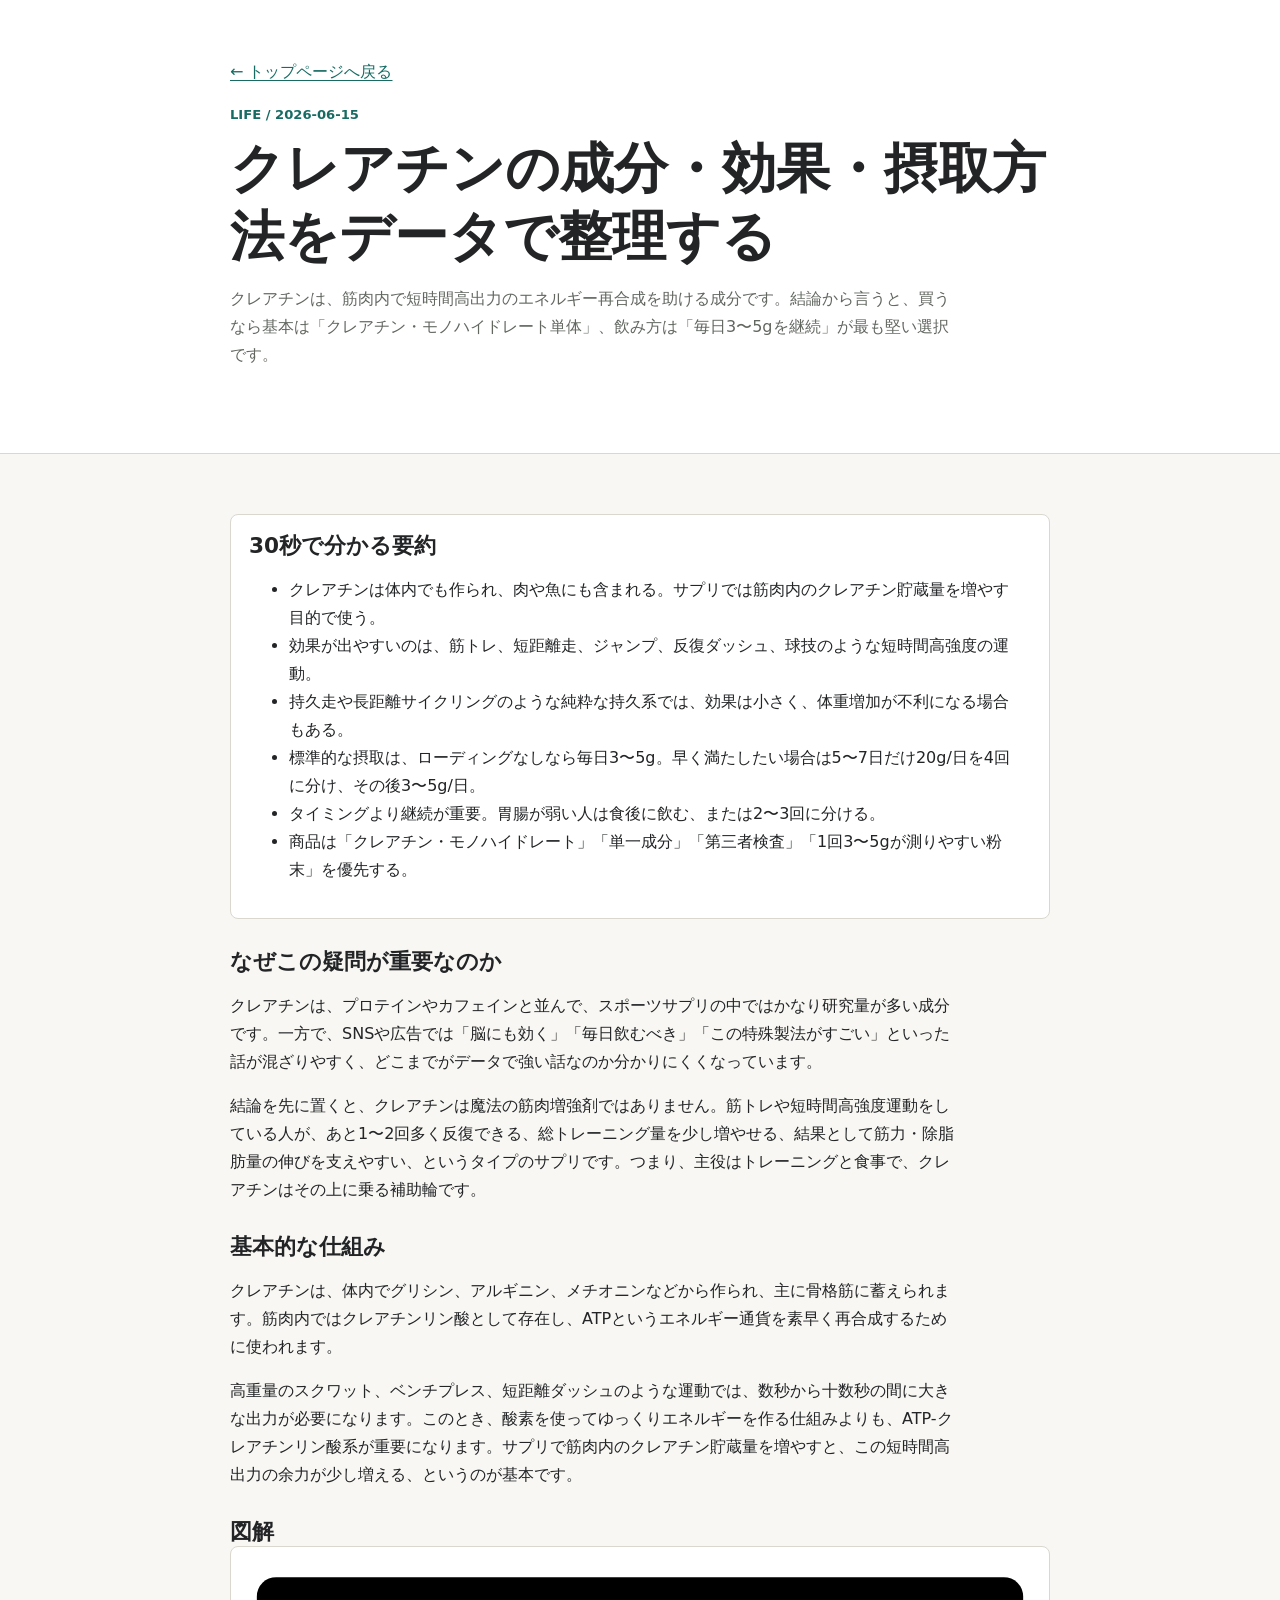
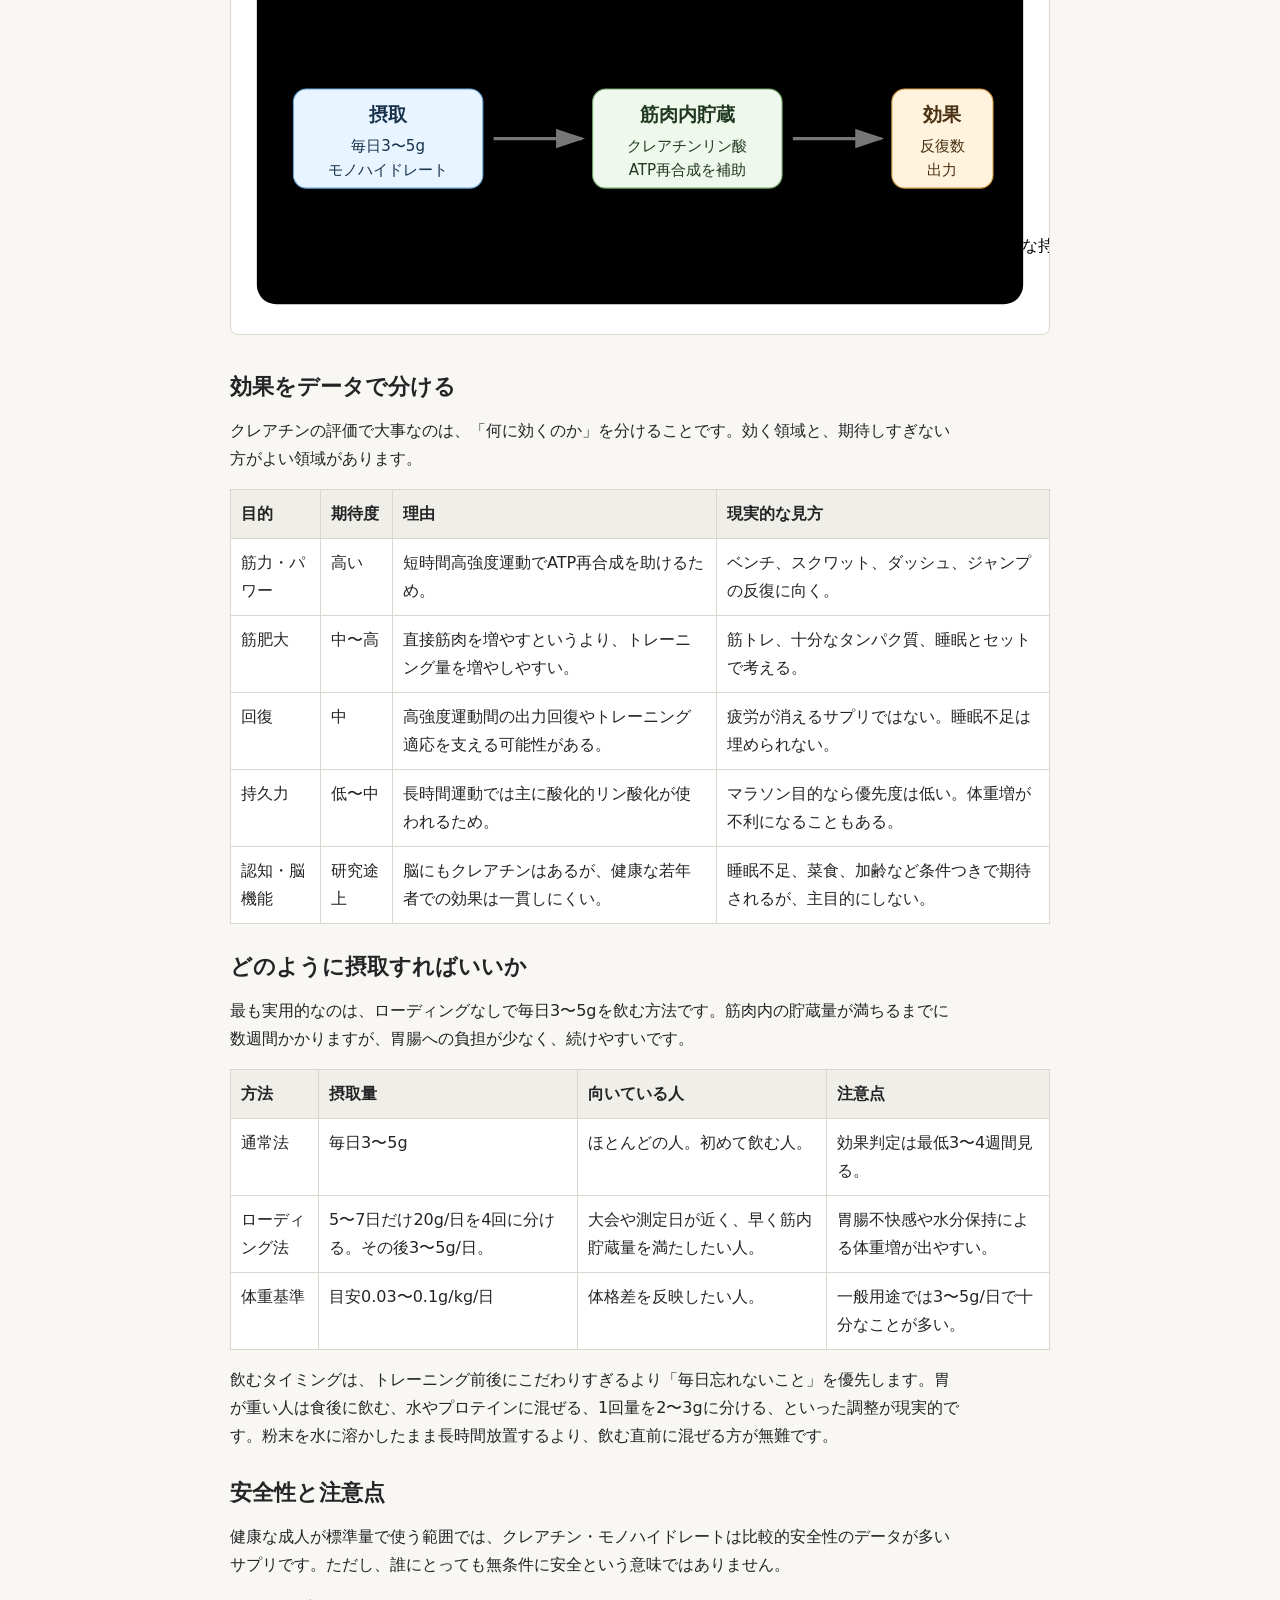
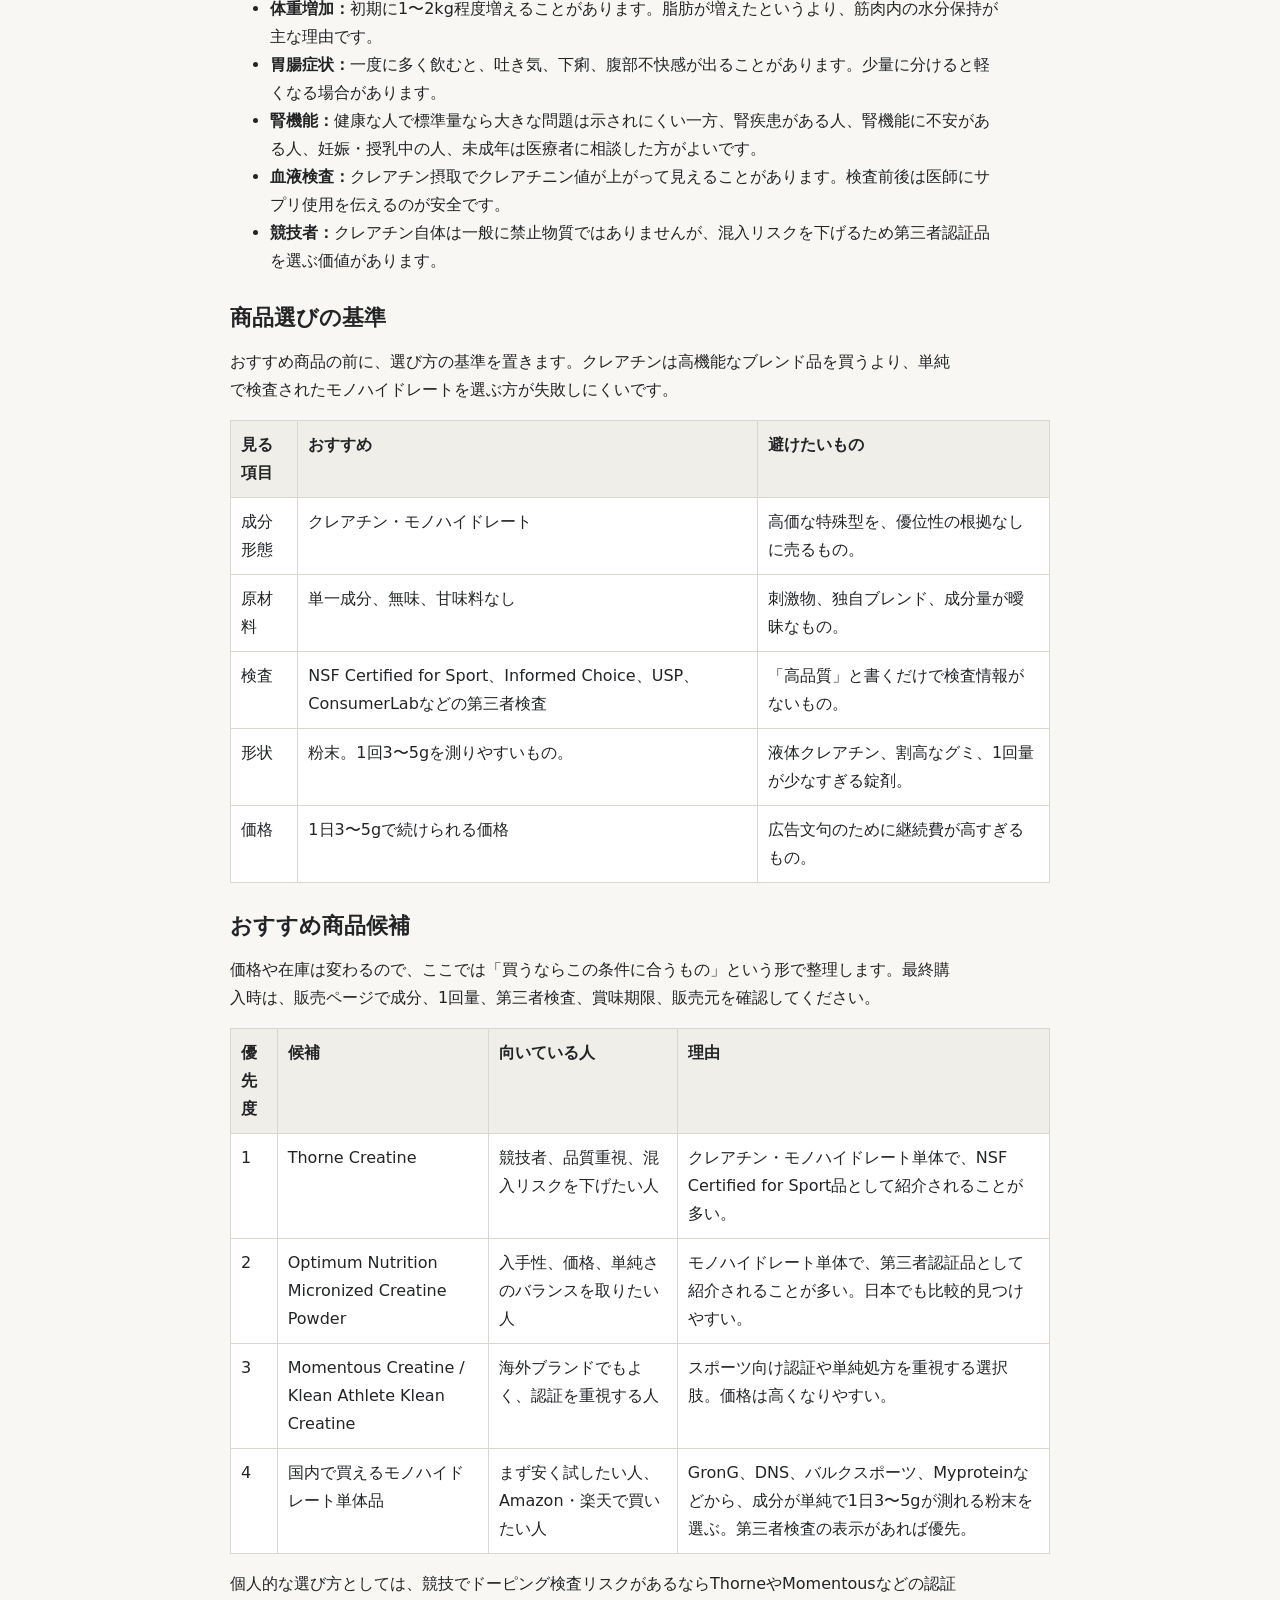
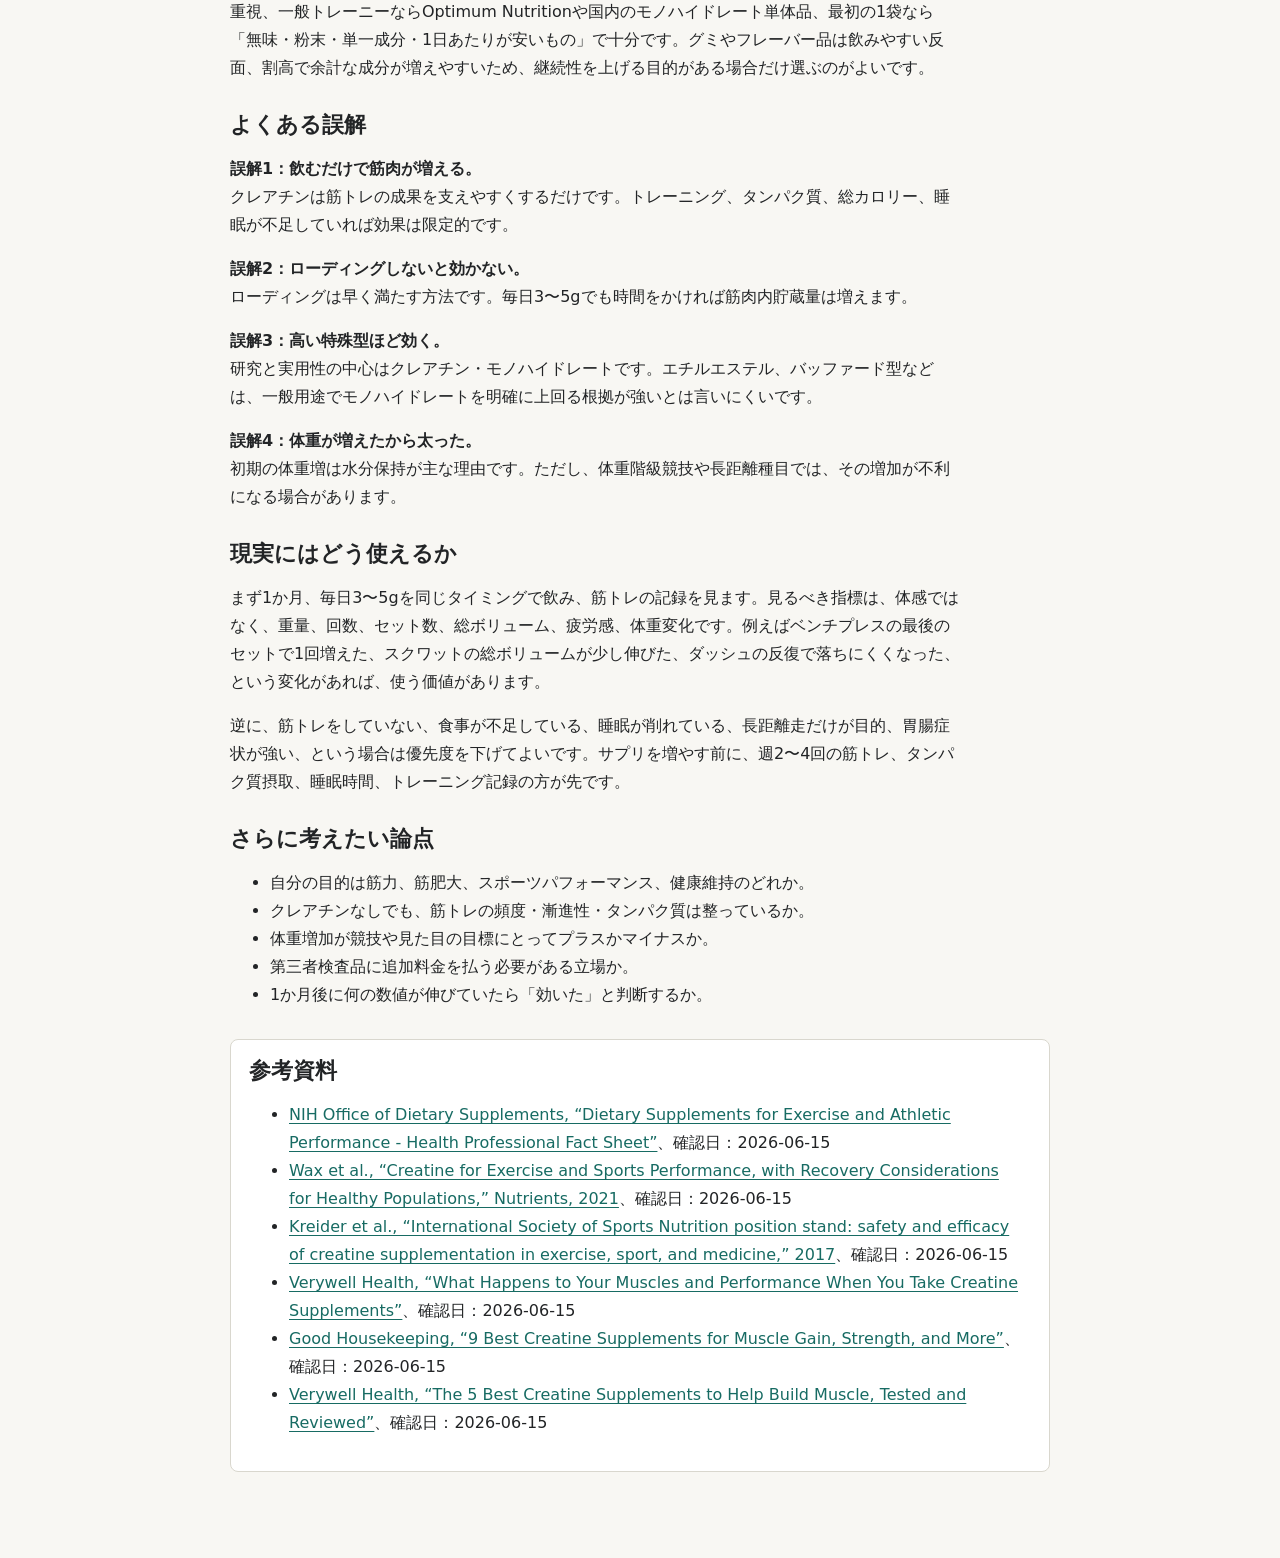
<file: life/creatine-effects-dosing-products.html>
<!doctype html>
<html lang="ja">
<head>
  <meta charset="utf-8">
  <meta name="viewport" content="width=device-width, initial-scale=1">
  <meta name="color-scheme" content="light dark">
  <title>クレアチンの成分・効果・摂取方法をデータで整理する | Knowledge Notes</title>
  <meta name="description" content="クレアチンの成分、筋力・筋肥大・回復への効果、摂取量、ローディング、注意点、商品選びをデータに基づいて整理する。">
  <link rel="stylesheet" href="../styles/site.css">
</head>
<body class="article-page">
  <header class="article-header">
    <div class="article-body">
      <a class="back-link" href="../index.html">← トップページへ戻る</a>
      <p class="eyebrow">Life / 2026-06-15</p>
      <h1>クレアチンの成分・効果・摂取方法をデータで整理する</h1>
      <p class="lead">クレアチンは、筋肉内で短時間高出力のエネルギー再合成を助ける成分です。結論から言うと、買うなら基本は「クレアチン・モノハイドレート単体」、飲み方は「毎日3〜5gを継続」が最も堅い選択です。</p>
    </div>
  </header>

  <main class="article-body">
    <section class="summary-box">
      <h2>30秒で分かる要約</h2>
      <ul>
        <li>クレアチンは体内でも作られ、肉や魚にも含まれる。サプリでは筋肉内のクレアチン貯蔵量を増やす目的で使う。</li>
        <li>効果が出やすいのは、筋トレ、短距離走、ジャンプ、反復ダッシュ、球技のような短時間高強度の運動。</li>
        <li>持久走や長距離サイクリングのような純粋な持久系では、効果は小さく、体重増加が不利になる場合もある。</li>
        <li>標準的な摂取は、ローディングなしなら毎日3〜5g。早く満たしたい場合は5〜7日だけ20g/日を4回に分け、その後3〜5g/日。</li>
        <li>タイミングより継続が重要。胃腸が弱い人は食後に飲む、または2〜3回に分ける。</li>
        <li>商品は「クレアチン・モノハイドレート」「単一成分」「第三者検査」「1回3〜5gが測りやすい粉末」を優先する。</li>
      </ul>
    </section>

    <section>
      <h2>なぜこの疑問が重要なのか</h2>
      <p>クレアチンは、プロテインやカフェインと並んで、スポーツサプリの中ではかなり研究量が多い成分です。一方で、SNSや広告では「脳にも効く」「毎日飲むべき」「この特殊製法がすごい」といった話が混ざりやすく、どこまでがデータで強い話なのか分かりにくくなっています。</p>
      <p>結論を先に置くと、クレアチンは魔法の筋肉増強剤ではありません。筋トレや短時間高強度運動をしている人が、あと1〜2回多く反復できる、総トレーニング量を少し増やせる、結果として筋力・除脂肪量の伸びを支えやすい、というタイプのサプリです。つまり、主役はトレーニングと食事で、クレアチンはその上に乗る補助輪です。</p>
    </section>

    <section>
      <h2>基本的な仕組み</h2>
      <p>クレアチンは、体内でグリシン、アルギニン、メチオニンなどから作られ、主に骨格筋に蓄えられます。筋肉内ではクレアチンリン酸として存在し、ATPというエネルギー通貨を素早く再合成するために使われます。</p>
      <p>高重量のスクワット、ベンチプレス、短距離ダッシュのような運動では、数秒から十数秒の間に大きな出力が必要になります。このとき、酸素を使ってゆっくりエネルギーを作る仕組みよりも、ATP-クレアチンリン酸系が重要になります。サプリで筋肉内のクレアチン貯蔵量を増やすと、この短時間高出力の余力が少し増える、というのが基本です。</p>
    </section>

    <section>
      <h2>図解</h2>
      <svg class="diagram" viewBox="0 0 760 360" role="img" aria-labelledby="diagram-title">
        <title id="diagram-title">クレアチンが効きやすい運動と摂取判断の図解</title>
        <rect x="24" y="28" width="712" height="304" rx="18" fill="var(--card-bg)" stroke="var(--border-color)"></rect>
        <text x="52" y="72" font-size="24" font-weight="700" fill="var(--text-color)">クレアチンは「短時間高出力」の余力を増やす</text>
        <line x1="52" y1="100" x2="708" y2="100" stroke="var(--border-color)" stroke-width="2"></line>

        <rect x="58" y="132" width="176" height="92" rx="12" fill="#e8f4ff" stroke="#6aa6d8"></rect>
        <text x="146" y="162" text-anchor="middle" font-size="18" font-weight="700" fill="#17324d">摂取</text>
        <text x="146" y="190" text-anchor="middle" font-size="14" fill="#17324d">毎日3〜5g</text>
        <text x="146" y="212" text-anchor="middle" font-size="14" fill="#17324d">モノハイドレート</text>

        <path d="M244 178 H326" stroke="#777" stroke-width="3" marker-end="url(#arrow)"></path>

        <rect x="336" y="132" width="176" height="92" rx="12" fill="#eff8ec" stroke="#70a667"></rect>
        <text x="424" y="162" text-anchor="middle" font-size="18" font-weight="700" fill="#203820">筋肉内貯蔵</text>
        <text x="424" y="190" text-anchor="middle" font-size="14" fill="#203820">クレアチンリン酸</text>
        <text x="424" y="212" text-anchor="middle" font-size="14" fill="#203820">ATP再合成を補助</text>

        <path d="M522 178 H604" stroke="#777" stroke-width="3" marker-end="url(#arrow)"></path>

        <rect x="614" y="132" width="94" height="92" rx="12" fill="#fff3de" stroke="#d49a43"></rect>
        <text x="661" y="162" text-anchor="middle" font-size="18" font-weight="700" fill="#4a3113">効果</text>
        <text x="661" y="190" text-anchor="middle" font-size="14" fill="#4a3113">反復数</text>
        <text x="661" y="212" text-anchor="middle" font-size="14" fill="#4a3113">出力</text>

        <rect x="58" y="252" width="650" height="48" rx="10" fill="transparent" stroke="var(--border-color)"></rect>
        <text x="76" y="282" font-size="15" fill="var(--text-color)">効きやすい：筋トレ・短距離・ジャンプ・球技の反復ダッシュ　/　効きにくい：長距離走など純粋な持久系</text>

        <defs>
          <marker id="arrow" markerWidth="10" markerHeight="10" refX="8" refY="3" orient="auto" markerUnits="strokeWidth">
            <path d="M0,0 L0,6 L9,3 z" fill="#777"></path>
          </marker>
        </defs>
      </svg>
    </section>

    <section>
      <h2>効果をデータで分ける</h2>
      <p>クレアチンの評価で大事なのは、「何に効くのか」を分けることです。効く領域と、期待しすぎない方がよい領域があります。</p>
      <div class="table-wrap">
        <table>
          <thead>
            <tr>
              <th>目的</th>
              <th>期待度</th>
              <th>理由</th>
              <th>現実的な見方</th>
            </tr>
          </thead>
          <tbody>
            <tr>
              <td>筋力・パワー</td>
              <td>高い</td>
              <td>短時間高強度運動でATP再合成を助けるため。</td>
              <td>ベンチ、スクワット、ダッシュ、ジャンプの反復に向く。</td>
            </tr>
            <tr>
              <td>筋肥大</td>
              <td>中〜高</td>
              <td>直接筋肉を増やすというより、トレーニング量を増やしやすい。</td>
              <td>筋トレ、十分なタンパク質、睡眠とセットで考える。</td>
            </tr>
            <tr>
              <td>回復</td>
              <td>中</td>
              <td>高強度運動間の出力回復やトレーニング適応を支える可能性がある。</td>
              <td>疲労が消えるサプリではない。睡眠不足は埋められない。</td>
            </tr>
            <tr>
              <td>持久力</td>
              <td>低〜中</td>
              <td>長時間運動では主に酸化的リン酸化が使われるため。</td>
              <td>マラソン目的なら優先度は低い。体重増が不利になることもある。</td>
            </tr>
            <tr>
              <td>認知・脳機能</td>
              <td>研究途上</td>
              <td>脳にもクレアチンはあるが、健康な若年者での効果は一貫しにくい。</td>
              <td>睡眠不足、菜食、加齢など条件つきで期待されるが、主目的にしない。</td>
            </tr>
          </tbody>
        </table>
      </div>
    </section>

    <section>
      <h2>どのように摂取すればいいか</h2>
      <p>最も実用的なのは、ローディングなしで毎日3〜5gを飲む方法です。筋肉内の貯蔵量が満ちるまでに数週間かかりますが、胃腸への負担が少なく、続けやすいです。</p>
      <div class="table-wrap">
        <table>
          <thead>
            <tr>
              <th>方法</th>
              <th>摂取量</th>
              <th>向いている人</th>
              <th>注意点</th>
            </tr>
          </thead>
          <tbody>
            <tr>
              <td>通常法</td>
              <td>毎日3〜5g</td>
              <td>ほとんどの人。初めて飲む人。</td>
              <td>効果判定は最低3〜4週間見る。</td>
            </tr>
            <tr>
              <td>ローディング法</td>
              <td>5〜7日だけ20g/日を4回に分ける。その後3〜5g/日。</td>
              <td>大会や測定日が近く、早く筋内貯蔵量を満たしたい人。</td>
              <td>胃腸不快感や水分保持による体重増が出やすい。</td>
            </tr>
            <tr>
              <td>体重基準</td>
              <td>目安0.03〜0.1g/kg/日</td>
              <td>体格差を反映したい人。</td>
              <td>一般用途では3〜5g/日で十分なことが多い。</td>
            </tr>
          </tbody>
        </table>
      </div>
      <p>飲むタイミングは、トレーニング前後にこだわりすぎるより「毎日忘れないこと」を優先します。胃が重い人は食後に飲む、水やプロテインに混ぜる、1回量を2〜3gに分ける、といった調整が現実的です。粉末を水に溶かしたまま長時間放置するより、飲む直前に混ぜる方が無難です。</p>
    </section>

    <section>
      <h2>安全性と注意点</h2>
      <p>健康な成人が標準量で使う範囲では、クレアチン・モノハイドレートは比較的安全性のデータが多いサプリです。ただし、誰にとっても無条件に安全という意味ではありません。</p>
      <ul>
        <li><strong>体重増加：</strong>初期に1〜2kg程度増えることがあります。脂肪が増えたというより、筋肉内の水分保持が主な理由です。</li>
        <li><strong>胃腸症状：</strong>一度に多く飲むと、吐き気、下痢、腹部不快感が出ることがあります。少量に分けると軽くなる場合があります。</li>
        <li><strong>腎機能：</strong>健康な人で標準量なら大きな問題は示されにくい一方、腎疾患がある人、腎機能に不安がある人、妊娠・授乳中の人、未成年は医療者に相談した方がよいです。</li>
        <li><strong>血液検査：</strong>クレアチン摂取でクレアチニン値が上がって見えることがあります。検査前後は医師にサプリ使用を伝えるのが安全です。</li>
        <li><strong>競技者：</strong>クレアチン自体は一般に禁止物質ではありませんが、混入リスクを下げるため第三者認証品を選ぶ価値があります。</li>
      </ul>
    </section>

    <section>
      <h2>商品選びの基準</h2>
      <p>おすすめ商品の前に、選び方の基準を置きます。クレアチンは高機能なブレンド品を買うより、単純で検査されたモノハイドレートを選ぶ方が失敗しにくいです。</p>
      <div class="table-wrap">
        <table>
          <thead>
            <tr>
              <th>見る項目</th>
              <th>おすすめ</th>
              <th>避けたいもの</th>
            </tr>
          </thead>
          <tbody>
            <tr>
              <td>成分形態</td>
              <td>クレアチン・モノハイドレート</td>
              <td>高価な特殊型を、優位性の根拠なしに売るもの。</td>
            </tr>
            <tr>
              <td>原材料</td>
              <td>単一成分、無味、甘味料なし</td>
              <td>刺激物、独自ブレンド、成分量が曖昧なもの。</td>
            </tr>
            <tr>
              <td>検査</td>
              <td>NSF Certified for Sport、Informed Choice、USP、ConsumerLabなどの第三者検査</td>
              <td>「高品質」と書くだけで検査情報がないもの。</td>
            </tr>
            <tr>
              <td>形状</td>
              <td>粉末。1回3〜5gを測りやすいもの。</td>
              <td>液体クレアチン、割高なグミ、1回量が少なすぎる錠剤。</td>
            </tr>
            <tr>
              <td>価格</td>
              <td>1日3〜5gで続けられる価格</td>
              <td>広告文句のために継続費が高すぎるもの。</td>
            </tr>
          </tbody>
        </table>
      </div>
    </section>

    <section>
      <h2>おすすめ商品候補</h2>
      <p>価格や在庫は変わるので、ここでは「買うならこの条件に合うもの」という形で整理します。最終購入時は、販売ページで成分、1回量、第三者検査、賞味期限、販売元を確認してください。</p>
      <div class="table-wrap">
        <table>
          <thead>
            <tr>
              <th>優先度</th>
              <th>候補</th>
              <th>向いている人</th>
              <th>理由</th>
            </tr>
          </thead>
          <tbody>
            <tr>
              <td>1</td>
              <td>Thorne Creatine</td>
              <td>競技者、品質重視、混入リスクを下げたい人</td>
              <td>クレアチン・モノハイドレート単体で、NSF Certified for Sport品として紹介されることが多い。</td>
            </tr>
            <tr>
              <td>2</td>
              <td>Optimum Nutrition Micronized Creatine Powder</td>
              <td>入手性、価格、単純さのバランスを取りたい人</td>
              <td>モノハイドレート単体で、第三者認証品として紹介されることが多い。日本でも比較的見つけやすい。</td>
            </tr>
            <tr>
              <td>3</td>
              <td>Momentous Creatine / Klean Athlete Klean Creatine</td>
              <td>海外ブランドでもよく、認証を重視する人</td>
              <td>スポーツ向け認証や単純処方を重視する選択肢。価格は高くなりやすい。</td>
            </tr>
            <tr>
              <td>4</td>
              <td>国内で買えるモノハイドレート単体品</td>
              <td>まず安く試したい人、Amazon・楽天で買いたい人</td>
              <td>GronG、DNS、バルクスポーツ、Myproteinなどから、成分が単純で1日3〜5gが測れる粉末を選ぶ。第三者検査の表示があれば優先。</td>
            </tr>
          </tbody>
        </table>
      </div>
      <p>個人的な選び方としては、競技でドーピング検査リスクがあるならThorneやMomentousなどの認証重視、一般トレーニーならOptimum Nutritionや国内のモノハイドレート単体品、最初の1袋なら「無味・粉末・単一成分・1日あたりが安いもの」で十分です。グミやフレーバー品は飲みやすい反面、割高で余計な成分が増えやすいため、継続性を上げる目的がある場合だけ選ぶのがよいです。</p>
    </section>

    <section>
      <h2>よくある誤解</h2>
      <p><strong>誤解1：飲むだけで筋肉が増える。</strong><br>クレアチンは筋トレの成果を支えやすくするだけです。トレーニング、タンパク質、総カロリー、睡眠が不足していれば効果は限定的です。</p>
      <p><strong>誤解2：ローディングしないと効かない。</strong><br>ローディングは早く満たす方法です。毎日3〜5gでも時間をかければ筋肉内貯蔵量は増えます。</p>
      <p><strong>誤解3：高い特殊型ほど効く。</strong><br>研究と実用性の中心はクレアチン・モノハイドレートです。エチルエステル、バッファード型などは、一般用途でモノハイドレートを明確に上回る根拠が強いとは言いにくいです。</p>
      <p><strong>誤解4：体重が増えたから太った。</strong><br>初期の体重増は水分保持が主な理由です。ただし、体重階級競技や長距離種目では、その増加が不利になる場合があります。</p>
    </section>

    <section>
      <h2>現実にはどう使えるか</h2>
      <p>まず1か月、毎日3〜5gを同じタイミングで飲み、筋トレの記録を見ます。見るべき指標は、体感ではなく、重量、回数、セット数、総ボリューム、疲労感、体重変化です。例えばベンチプレスの最後のセットで1回増えた、スクワットの総ボリュームが少し伸びた、ダッシュの反復で落ちにくくなった、という変化があれば、使う価値があります。</p>
      <p>逆に、筋トレをしていない、食事が不足している、睡眠が削れている、長距離走だけが目的、胃腸症状が強い、という場合は優先度を下げてよいです。サプリを増やす前に、週2〜4回の筋トレ、タンパク質摂取、睡眠時間、トレーニング記録の方が先です。</p>
    </section>

    <section>
      <h2>さらに考えたい論点</h2>
      <ul>
        <li>自分の目的は筋力、筋肥大、スポーツパフォーマンス、健康維持のどれか。</li>
        <li>クレアチンなしでも、筋トレの頻度・漸進性・タンパク質は整っているか。</li>
        <li>体重増加が競技や見た目の目標にとってプラスかマイナスか。</li>
        <li>第三者検査品に追加料金を払う必要がある立場か。</li>
        <li>1か月後に何の数値が伸びていたら「効いた」と判断するか。</li>
      </ul>
    </section>

    <section class="note-box">
      <h2>参考資料</h2>
      <ul>
        <li><a href="https://ods.od.nih.gov/factsheets/ExerciseAndAthleticPerformance-HealthProfessional/">NIH Office of Dietary Supplements, “Dietary Supplements for Exercise and Athletic Performance - Health Professional Fact Sheet”</a>、確認日：2026-06-15</li>
        <li><a href="https://www.mdpi.com/2072-6643/13/6/1915">Wax et al., “Creatine for Exercise and Sports Performance, with Recovery Considerations for Healthy Populations,” Nutrients, 2021</a>、確認日：2026-06-15</li>
        <li><a href="https://doi.org/10.1186/s12970-017-0173-z">Kreider et al., “International Society of Sports Nutrition position stand: safety and efficacy of creatine supplementation in exercise, sport, and medicine,” 2017</a>、確認日：2026-06-15</li>
        <li><a href="https://www.verywellhealth.com/creatine-11963606">Verywell Health, “What Happens to Your Muscles and Performance When You Take Creatine Supplements”</a>、確認日：2026-06-15</li>
        <li><a href="https://www.goodhousekeeping.com/health-products/g70685547/best-creatine-supplement/">Good Housekeeping, “9 Best Creatine Supplements for Muscle Gain, Strength, and More”</a>、確認日：2026-06-15</li>
        <li><a href="https://www.verywellhealth.com/best-creatine-supplements-8431821">Verywell Health, “The 5 Best Creatine Supplements to Help Build Muscle, Tested and Reviewed”</a>、確認日：2026-06-15</li>
      </ul>
    </section>
  </main>
</body>
</html>
</file>
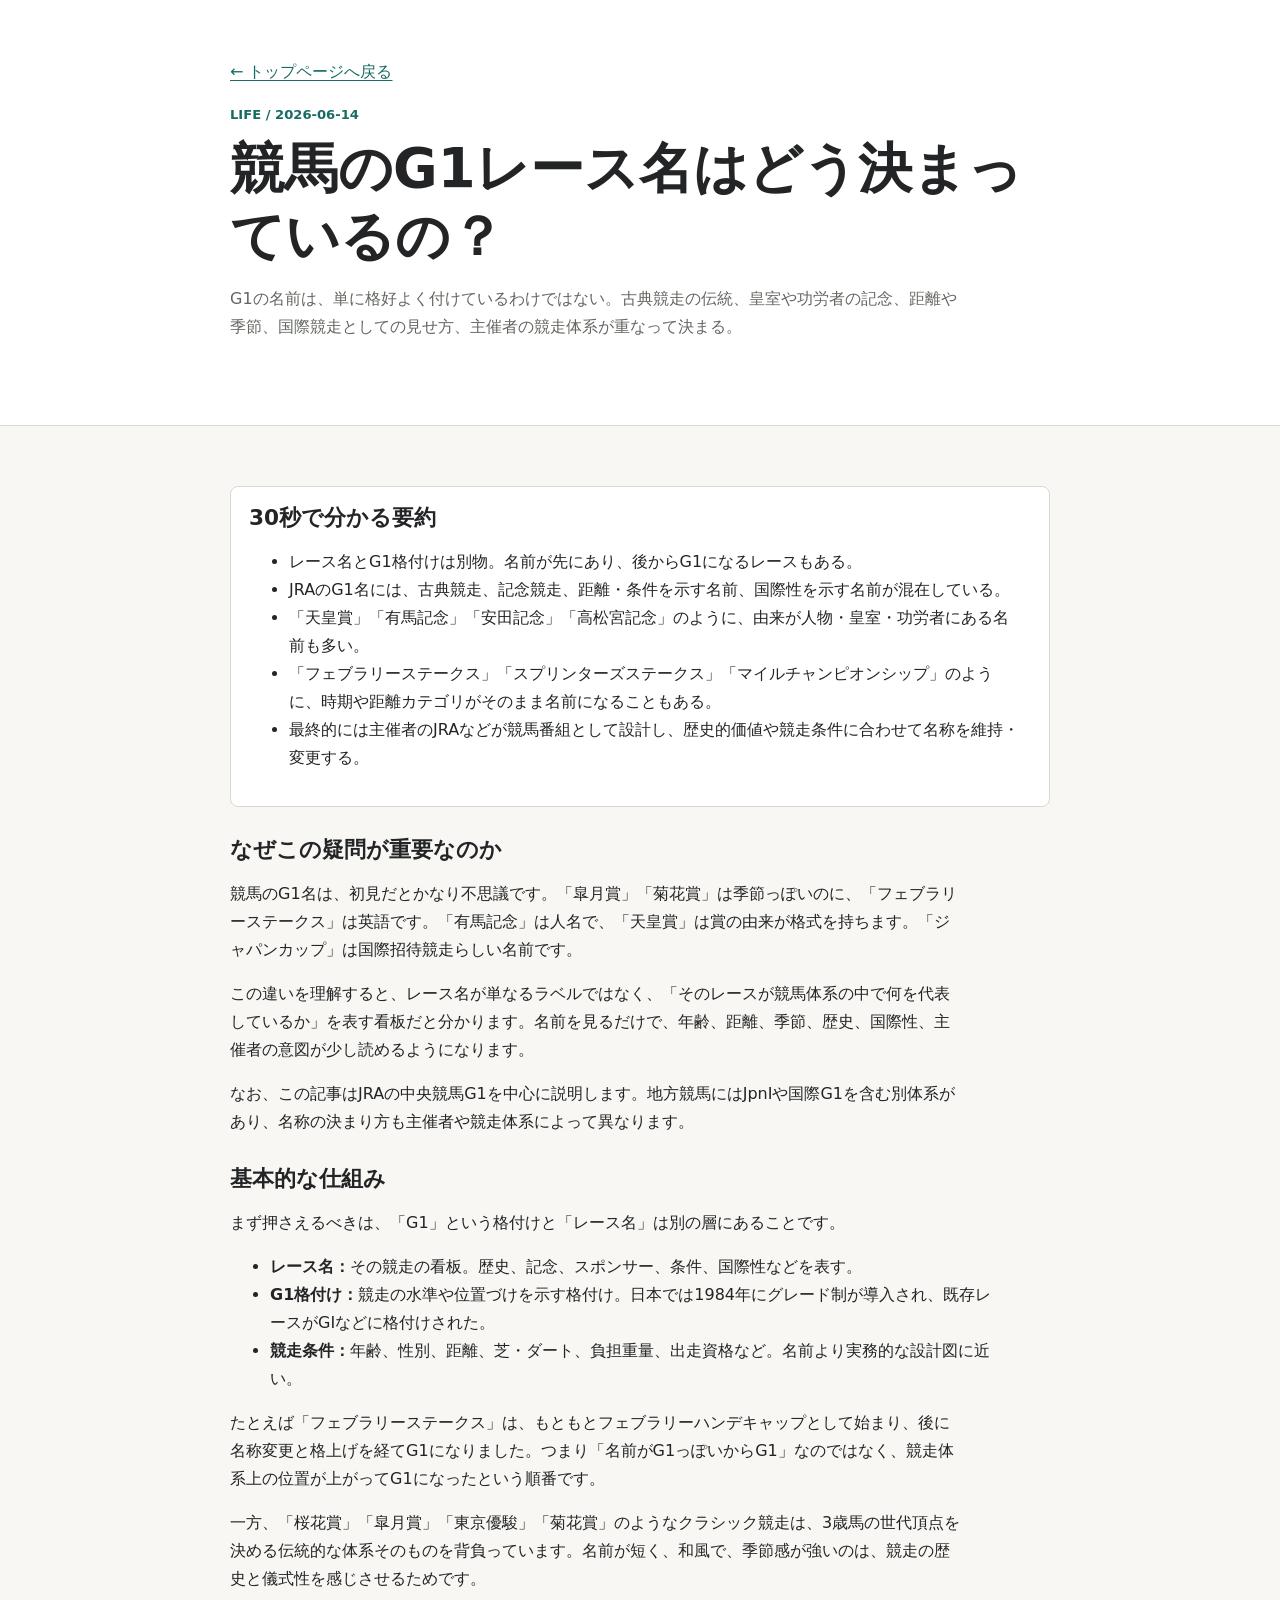
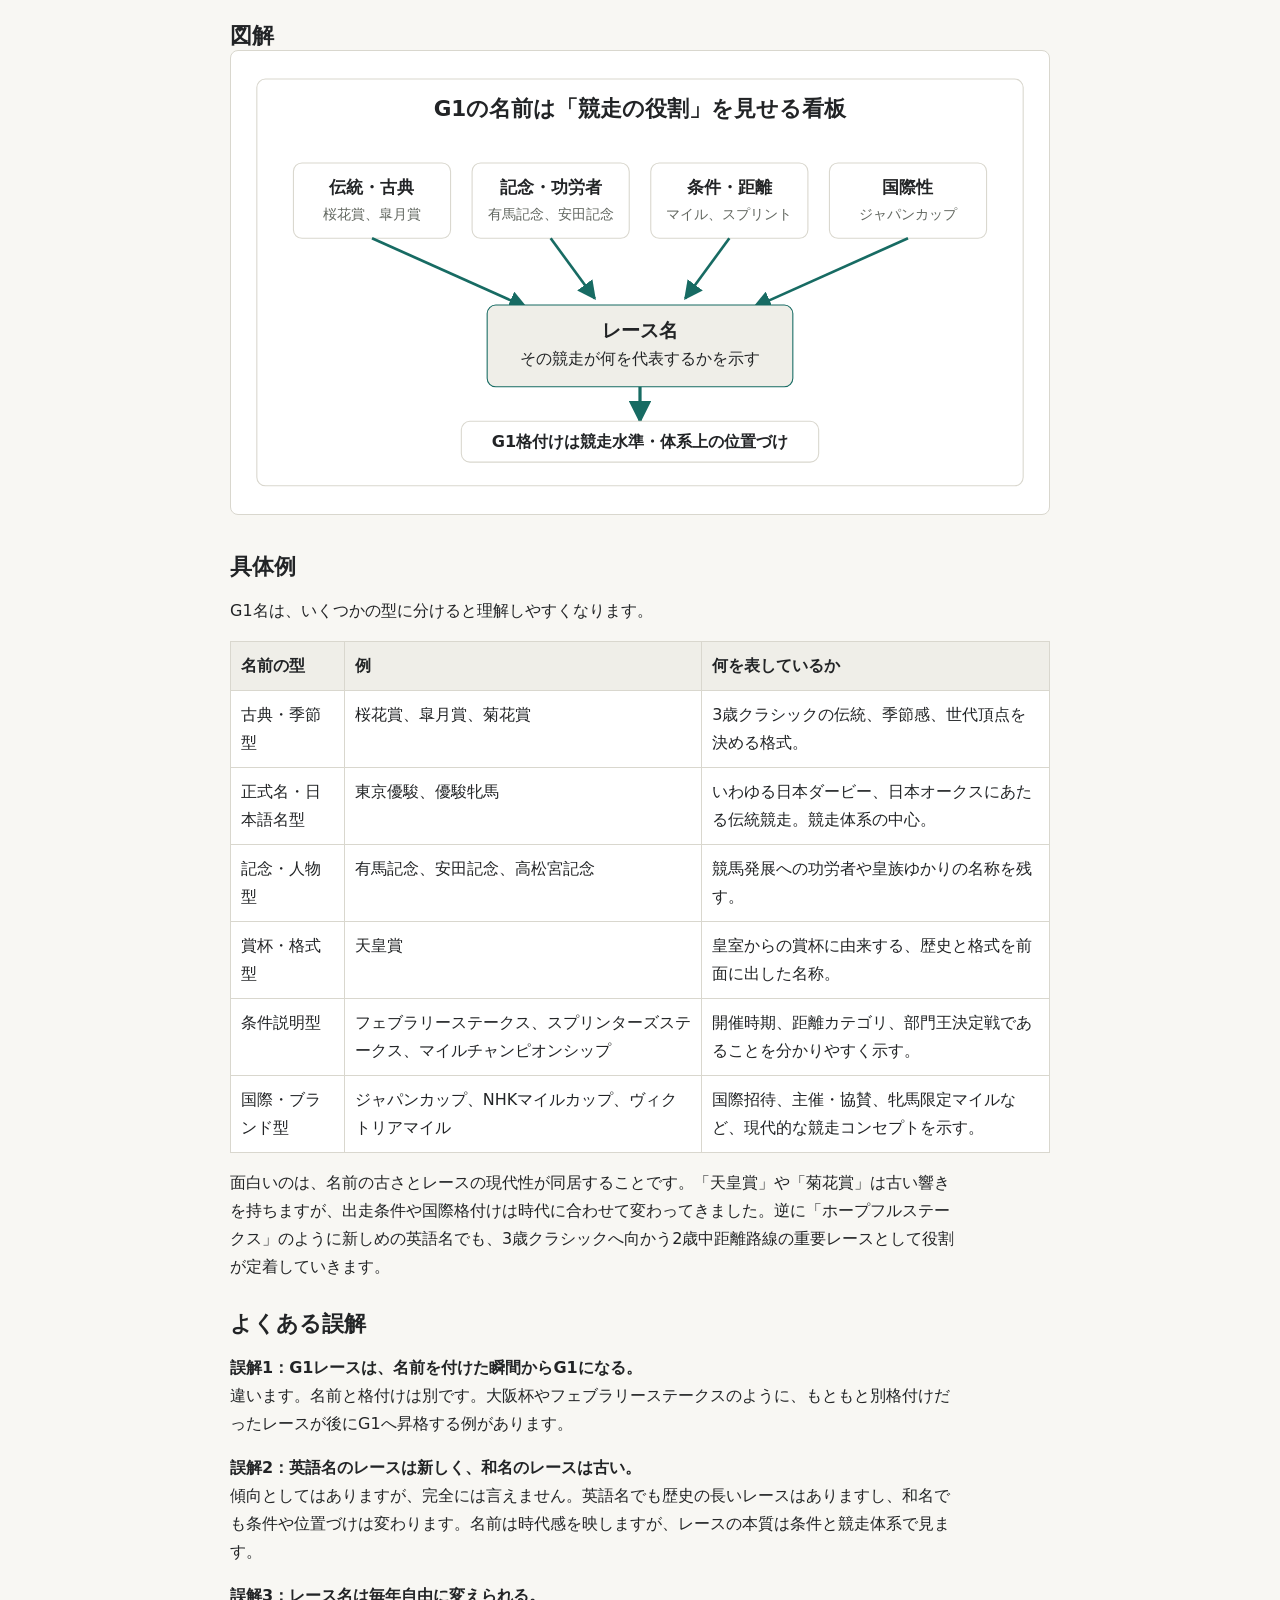
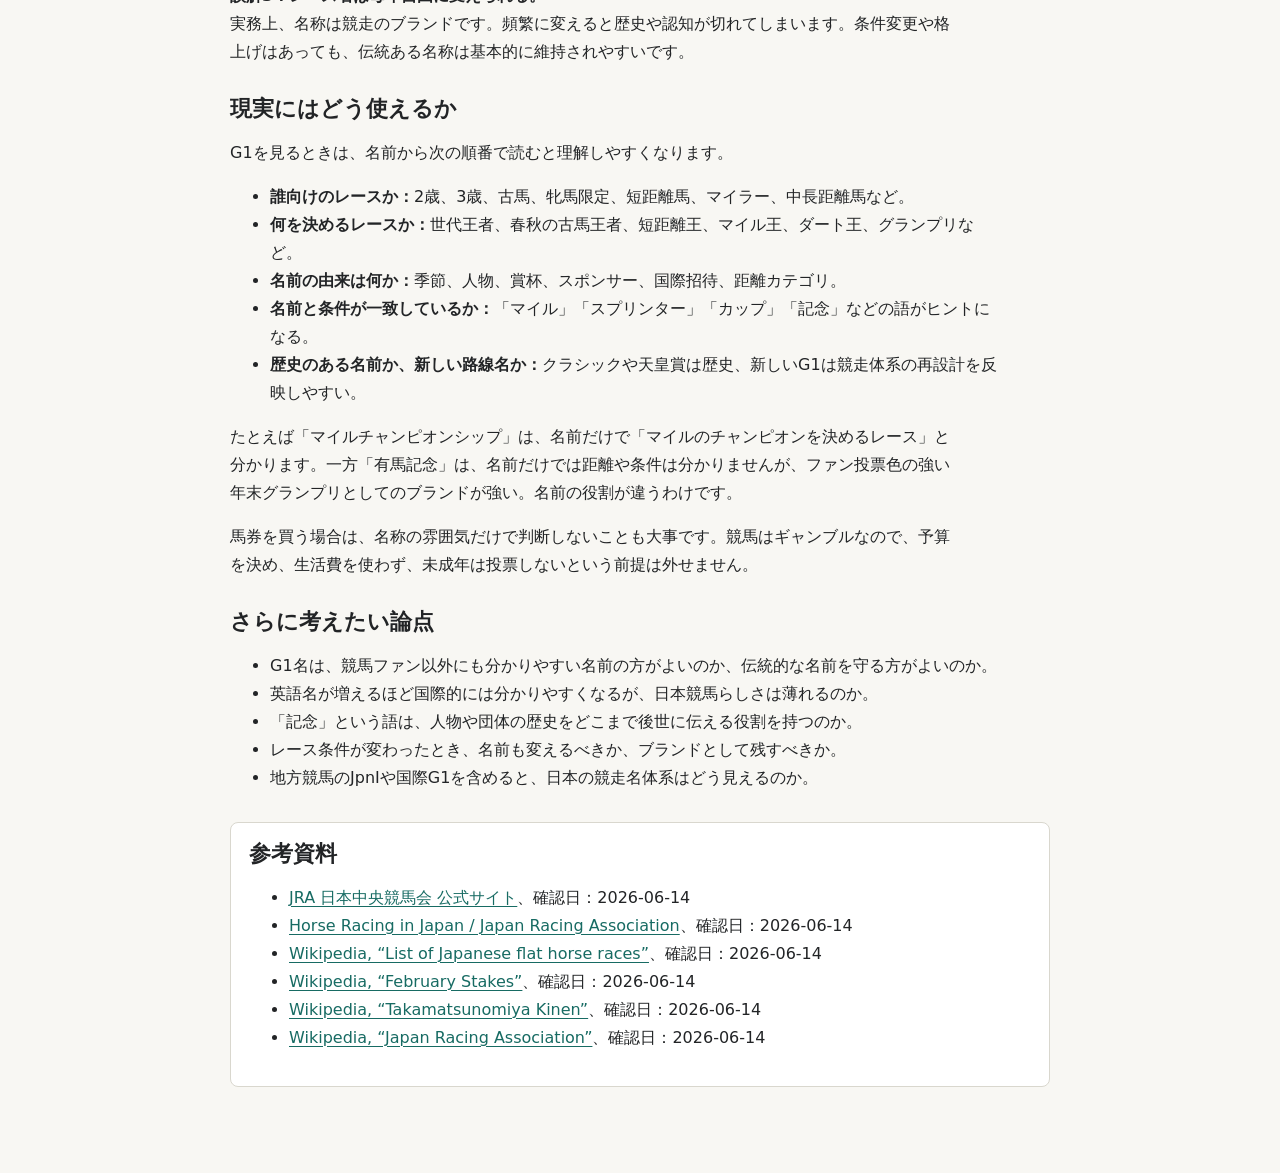
<file: life/how-jra-g1-races-get-names.html>
<!doctype html>
<html lang="ja">
<head>
  <meta charset="utf-8">
  <meta name="viewport" content="width=device-width, initial-scale=1">
  <meta name="color-scheme" content="light dark">
  <title>競馬のG1レース名はどう決まっているの？ | Knowledge Notes</title>
  <meta name="description" content="競馬のG1レース名が、歴史、記念、距離カテゴリ、国際性、季節感、主催者の競走体系によって決まる仕組みを整理する。">
  <link rel="stylesheet" href="../styles/site.css">
</head>
<body class="article-page">
  <header class="article-header">
    <div class="article-body">
      <a class="back-link" href="../index.html">← トップページへ戻る</a>
      <p class="eyebrow">Life / 2026-06-14</p>
      <h1>競馬のG1レース名はどう決まっているの？</h1>
      <p class="lead">G1の名前は、単に格好よく付けているわけではない。古典競走の伝統、皇室や功労者の記念、距離や季節、国際競走としての見せ方、主催者の競走体系が重なって決まる。</p>
    </div>
  </header>

  <main class="article-body">
    <section class="summary-box">
      <h2>30秒で分かる要約</h2>
      <ul>
        <li>レース名とG1格付けは別物。名前が先にあり、後からG1になるレースもある。</li>
        <li>JRAのG1名には、古典競走、記念競走、距離・条件を示す名前、国際性を示す名前が混在している。</li>
        <li>「天皇賞」「有馬記念」「安田記念」「高松宮記念」のように、由来が人物・皇室・功労者にある名前も多い。</li>
        <li>「フェブラリーステークス」「スプリンターズステークス」「マイルチャンピオンシップ」のように、時期や距離カテゴリがそのまま名前になることもある。</li>
        <li>最終的には主催者のJRAなどが競馬番組として設計し、歴史的価値や競走条件に合わせて名称を維持・変更する。</li>
      </ul>
    </section>

    <section>
      <h2>なぜこの疑問が重要なのか</h2>
      <p>競馬のG1名は、初見だとかなり不思議です。「皐月賞」「菊花賞」は季節っぽいのに、「フェブラリーステークス」は英語です。「有馬記念」は人名で、「天皇賞」は賞の由来が格式を持ちます。「ジャパンカップ」は国際招待競走らしい名前です。</p>
      <p>この違いを理解すると、レース名が単なるラベルではなく、「そのレースが競馬体系の中で何を代表しているか」を表す看板だと分かります。名前を見るだけで、年齢、距離、季節、歴史、国際性、主催者の意図が少し読めるようになります。</p>
      <p>なお、この記事はJRAの中央競馬G1を中心に説明します。地方競馬にはJpnIや国際G1を含む別体系があり、名称の決まり方も主催者や競走体系によって異なります。</p>
    </section>

    <section>
      <h2>基本的な仕組み</h2>
      <p>まず押さえるべきは、「G1」という格付けと「レース名」は別の層にあることです。</p>
      <ul>
        <li><strong>レース名：</strong>その競走の看板。歴史、記念、スポンサー、条件、国際性などを表す。</li>
        <li><strong>G1格付け：</strong>競走の水準や位置づけを示す格付け。日本では1984年にグレード制が導入され、既存レースがGIなどに格付けされた。</li>
        <li><strong>競走条件：</strong>年齢、性別、距離、芝・ダート、負担重量、出走資格など。名前より実務的な設計図に近い。</li>
      </ul>
      <p>たとえば「フェブラリーステークス」は、もともとフェブラリーハンデキャップとして始まり、後に名称変更と格上げを経てG1になりました。つまり「名前がG1っぽいからG1」なのではなく、競走体系上の位置が上がってG1になったという順番です。</p>
      <p>一方、「桜花賞」「皐月賞」「東京優駿」「菊花賞」のようなクラシック競走は、3歳馬の世代頂点を決める伝統的な体系そのものを背負っています。名前が短く、和風で、季節感が強いのは、競走の歴史と儀式性を感じさせるためです。</p>
    </section>

    <section>
      <h2>図解</h2>
      <svg class="diagram" viewBox="0 0 760 430" role="img" aria-labelledby="diagram-title diagram-desc">
        <title id="diagram-title">G1レース名が決まる要素</title>
        <desc id="diagram-desc">G1レース名は、歴史、記念、条件、国際性、季節感、主催者の競走体系が組み合わさって決まることを示す図。</desc>
        <defs>
          <marker id="arrow-race" viewBox="0 0 10 10" refX="9" refY="5" markerWidth="7" markerHeight="7" orient="auto-start-reverse">
            <path d="M 0 0 L 10 5 L 0 10 z" fill="#176b63"></path>
          </marker>
        </defs>

        <rect x="24" y="26" width="712" height="378" rx="8" fill="none" stroke="#d9d7ce"></rect>
        <text x="380" y="60" text-anchor="middle" font-size="20" font-weight="700" fill="#222426">G1の名前は「競走の役割」を見せる看板</text>

        <rect x="58" y="104" width="146" height="70" rx="8" fill="#ffffff" stroke="#d9d7ce"></rect>
        <text x="131" y="132" text-anchor="middle" font-size="16" font-weight="700" fill="#222426">伝統・古典</text>
        <text x="131" y="156" text-anchor="middle" font-size="13" fill="#626760">桜花賞、皐月賞</text>

        <rect x="224" y="104" width="146" height="70" rx="8" fill="#ffffff" stroke="#d9d7ce"></rect>
        <text x="297" y="132" text-anchor="middle" font-size="16" font-weight="700" fill="#222426">記念・功労者</text>
        <text x="297" y="156" text-anchor="middle" font-size="13" fill="#626760">有馬記念、安田記念</text>

        <rect x="390" y="104" width="146" height="70" rx="8" fill="#ffffff" stroke="#d9d7ce"></rect>
        <text x="463" y="132" text-anchor="middle" font-size="16" font-weight="700" fill="#222426">条件・距離</text>
        <text x="463" y="156" text-anchor="middle" font-size="13" fill="#626760">マイル、スプリント</text>

        <rect x="556" y="104" width="146" height="70" rx="8" fill="#ffffff" stroke="#d9d7ce"></rect>
        <text x="629" y="132" text-anchor="middle" font-size="16" font-weight="700" fill="#222426">国際性</text>
        <text x="629" y="156" text-anchor="middle" font-size="13" fill="#626760">ジャパンカップ</text>

        <line x1="131" y1="174" x2="274" y2="238" stroke="#176b63" stroke-width="2.5" marker-end="url(#arrow-race)"></line>
        <line x1="297" y1="174" x2="338" y2="230" stroke="#176b63" stroke-width="2.5" marker-end="url(#arrow-race)"></line>
        <line x1="463" y1="174" x2="422" y2="230" stroke="#176b63" stroke-width="2.5" marker-end="url(#arrow-race)"></line>
        <line x1="629" y1="174" x2="486" y2="238" stroke="#176b63" stroke-width="2.5" marker-end="url(#arrow-race)"></line>

        <rect x="238" y="236" width="284" height="76" rx="8" fill="#efeee8" stroke="#176b63"></rect>
        <text x="380" y="266" text-anchor="middle" font-size="18" font-weight="700" fill="#222426">レース名</text>
        <text x="380" y="291" text-anchor="middle" font-size="15" fill="#222426">その競走が何を代表するかを示す</text>

        <line x1="380" y1="312" x2="380" y2="344" stroke="#176b63" stroke-width="3" marker-end="url(#arrow-race)"></line>
        <rect x="214" y="344" width="332" height="38" rx="8" fill="#ffffff" stroke="#d9d7ce"></rect>
        <text x="380" y="368" text-anchor="middle" font-size="15" font-weight="700" fill="#222426">G1格付けは競走水準・体系上の位置づけ</text>
      </svg>
    </section>

    <section>
      <h2>具体例</h2>
      <p>G1名は、いくつかの型に分けると理解しやすくなります。</p>
      <div class="table-wrap">
        <table>
          <thead>
            <tr>
              <th>名前の型</th>
              <th>例</th>
              <th>何を表しているか</th>
            </tr>
          </thead>
          <tbody>
            <tr>
              <td>古典・季節型</td>
              <td>桜花賞、皐月賞、菊花賞</td>
              <td>3歳クラシックの伝統、季節感、世代頂点を決める格式。</td>
            </tr>
            <tr>
              <td>正式名・日本語名型</td>
              <td>東京優駿、優駿牝馬</td>
              <td>いわゆる日本ダービー、日本オークスにあたる伝統競走。競走体系の中心。</td>
            </tr>
            <tr>
              <td>記念・人物型</td>
              <td>有馬記念、安田記念、高松宮記念</td>
              <td>競馬発展への功労者や皇族ゆかりの名称を残す。</td>
            </tr>
            <tr>
              <td>賞杯・格式型</td>
              <td>天皇賞</td>
              <td>皇室からの賞杯に由来する、歴史と格式を前面に出した名称。</td>
            </tr>
            <tr>
              <td>条件説明型</td>
              <td>フェブラリーステークス、スプリンターズステークス、マイルチャンピオンシップ</td>
              <td>開催時期、距離カテゴリ、部門王決定戦であることを分かりやすく示す。</td>
            </tr>
            <tr>
              <td>国際・ブランド型</td>
              <td>ジャパンカップ、NHKマイルカップ、ヴィクトリアマイル</td>
              <td>国際招待、主催・協賛、牝馬限定マイルなど、現代的な競走コンセプトを示す。</td>
            </tr>
          </tbody>
        </table>
      </div>
      <p>面白いのは、名前の古さとレースの現代性が同居することです。「天皇賞」や「菊花賞」は古い響きを持ちますが、出走条件や国際格付けは時代に合わせて変わってきました。逆に「ホープフルステークス」のように新しめの英語名でも、3歳クラシックへ向かう2歳中距離路線の重要レースとして役割が定着していきます。</p>
    </section>

    <section>
      <h2>よくある誤解</h2>
      <p><strong>誤解1：G1レースは、名前を付けた瞬間からG1になる。</strong><br>違います。名前と格付けは別です。大阪杯やフェブラリーステークスのように、もともと別格付けだったレースが後にG1へ昇格する例があります。</p>
      <p><strong>誤解2：英語名のレースは新しく、和名のレースは古い。</strong><br>傾向としてはありますが、完全には言えません。英語名でも歴史の長いレースはありますし、和名でも条件や位置づけは変わります。名前は時代感を映しますが、レースの本質は条件と競走体系で見ます。</p>
      <p><strong>誤解3：レース名は毎年自由に変えられる。</strong><br>実務上、名称は競走のブランドです。頻繁に変えると歴史や認知が切れてしまいます。条件変更や格上げはあっても、伝統ある名称は基本的に維持されやすいです。</p>
    </section>

    <section>
      <h2>現実にはどう使えるか</h2>
      <p>G1を見るときは、名前から次の順番で読むと理解しやすくなります。</p>
      <ul>
        <li><strong>誰向けのレースか：</strong>2歳、3歳、古馬、牝馬限定、短距離馬、マイラー、中長距離馬など。</li>
        <li><strong>何を決めるレースか：</strong>世代王者、春秋の古馬王者、短距離王、マイル王、ダート王、グランプリなど。</li>
        <li><strong>名前の由来は何か：</strong>季節、人物、賞杯、スポンサー、国際招待、距離カテゴリ。</li>
        <li><strong>名前と条件が一致しているか：</strong>「マイル」「スプリンター」「カップ」「記念」などの語がヒントになる。</li>
        <li><strong>歴史のある名前か、新しい路線名か：</strong>クラシックや天皇賞は歴史、新しいG1は競走体系の再設計を反映しやすい。</li>
      </ul>
      <p>たとえば「マイルチャンピオンシップ」は、名前だけで「マイルのチャンピオンを決めるレース」と分かります。一方「有馬記念」は、名前だけでは距離や条件は分かりませんが、ファン投票色の強い年末グランプリとしてのブランドが強い。名前の役割が違うわけです。</p>
      <p>馬券を買う場合は、名称の雰囲気だけで判断しないことも大事です。競馬はギャンブルなので、予算を決め、生活費を使わず、未成年は投票しないという前提は外せません。</p>
    </section>

    <section>
      <h2>さらに考えたい論点</h2>
      <ul>
        <li>G1名は、競馬ファン以外にも分かりやすい名前の方がよいのか、伝統的な名前を守る方がよいのか。</li>
        <li>英語名が増えるほど国際的には分かりやすくなるが、日本競馬らしさは薄れるのか。</li>
        <li>「記念」という語は、人物や団体の歴史をどこまで後世に伝える役割を持つのか。</li>
        <li>レース条件が変わったとき、名前も変えるべきか、ブランドとして残すべきか。</li>
        <li>地方競馬のJpnIや国際G1を含めると、日本の競走名体系はどう見えるのか。</li>
      </ul>
    </section>

    <section class="note-box">
      <h2>参考資料</h2>
      <ul>
        <li><a href="https://jra.jp/">JRA 日本中央競馬会 公式サイト</a>、確認日：2026-06-14</li>
        <li><a href="https://japanracing.jp/">Horse Racing in Japan / Japan Racing Association</a>、確認日：2026-06-14</li>
        <li><a href="https://en.wikipedia.org/wiki/List_of_Japanese_flat_horse_races">Wikipedia, “List of Japanese flat horse races”</a>、確認日：2026-06-14</li>
        <li><a href="https://en.wikipedia.org/wiki/February_Stakes">Wikipedia, “February Stakes”</a>、確認日：2026-06-14</li>
        <li><a href="https://en.wikipedia.org/wiki/Takamatsunomiya_Kinen">Wikipedia, “Takamatsunomiya Kinen”</a>、確認日：2026-06-14</li>
        <li><a href="https://en.wikipedia.org/wiki/Japan_Racing_Association">Wikipedia, “Japan Racing Association”</a>、確認日：2026-06-14</li>
      </ul>
    </section>
  </main>
</body>
</html>
</file>
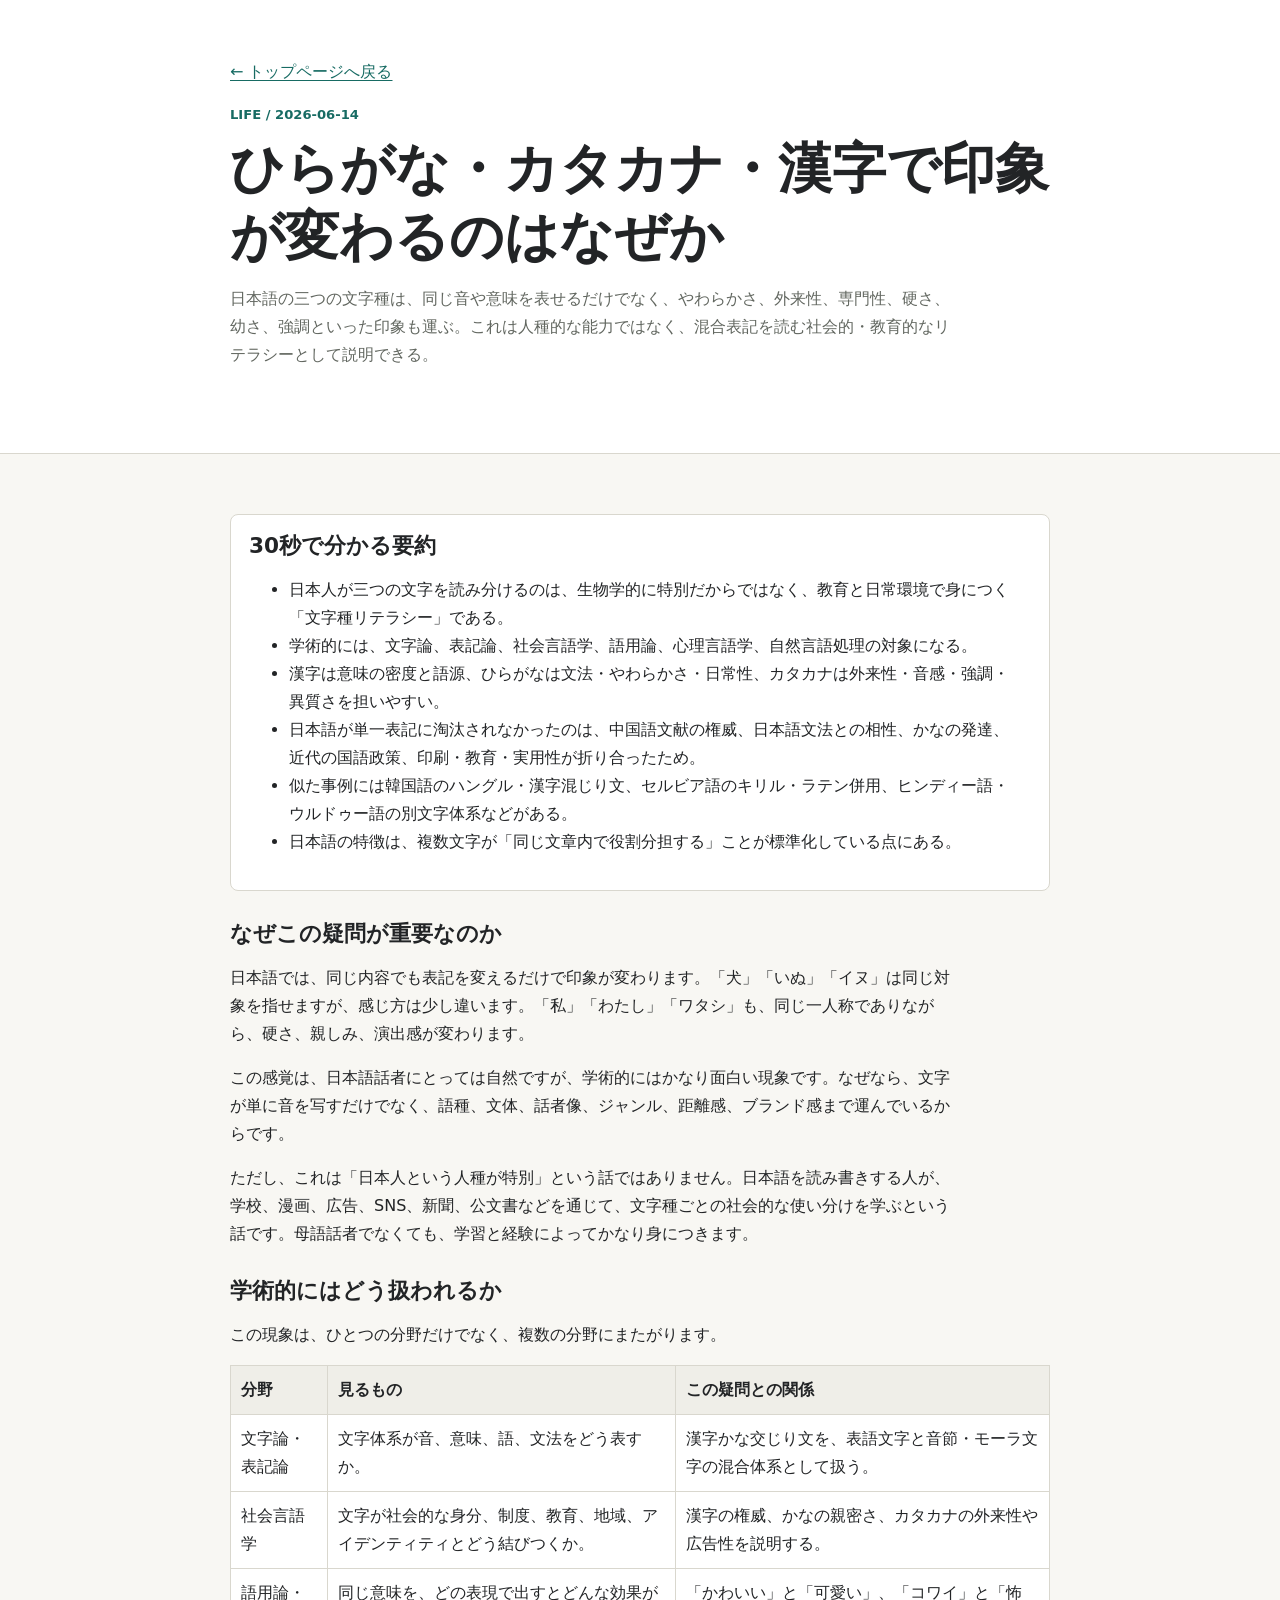
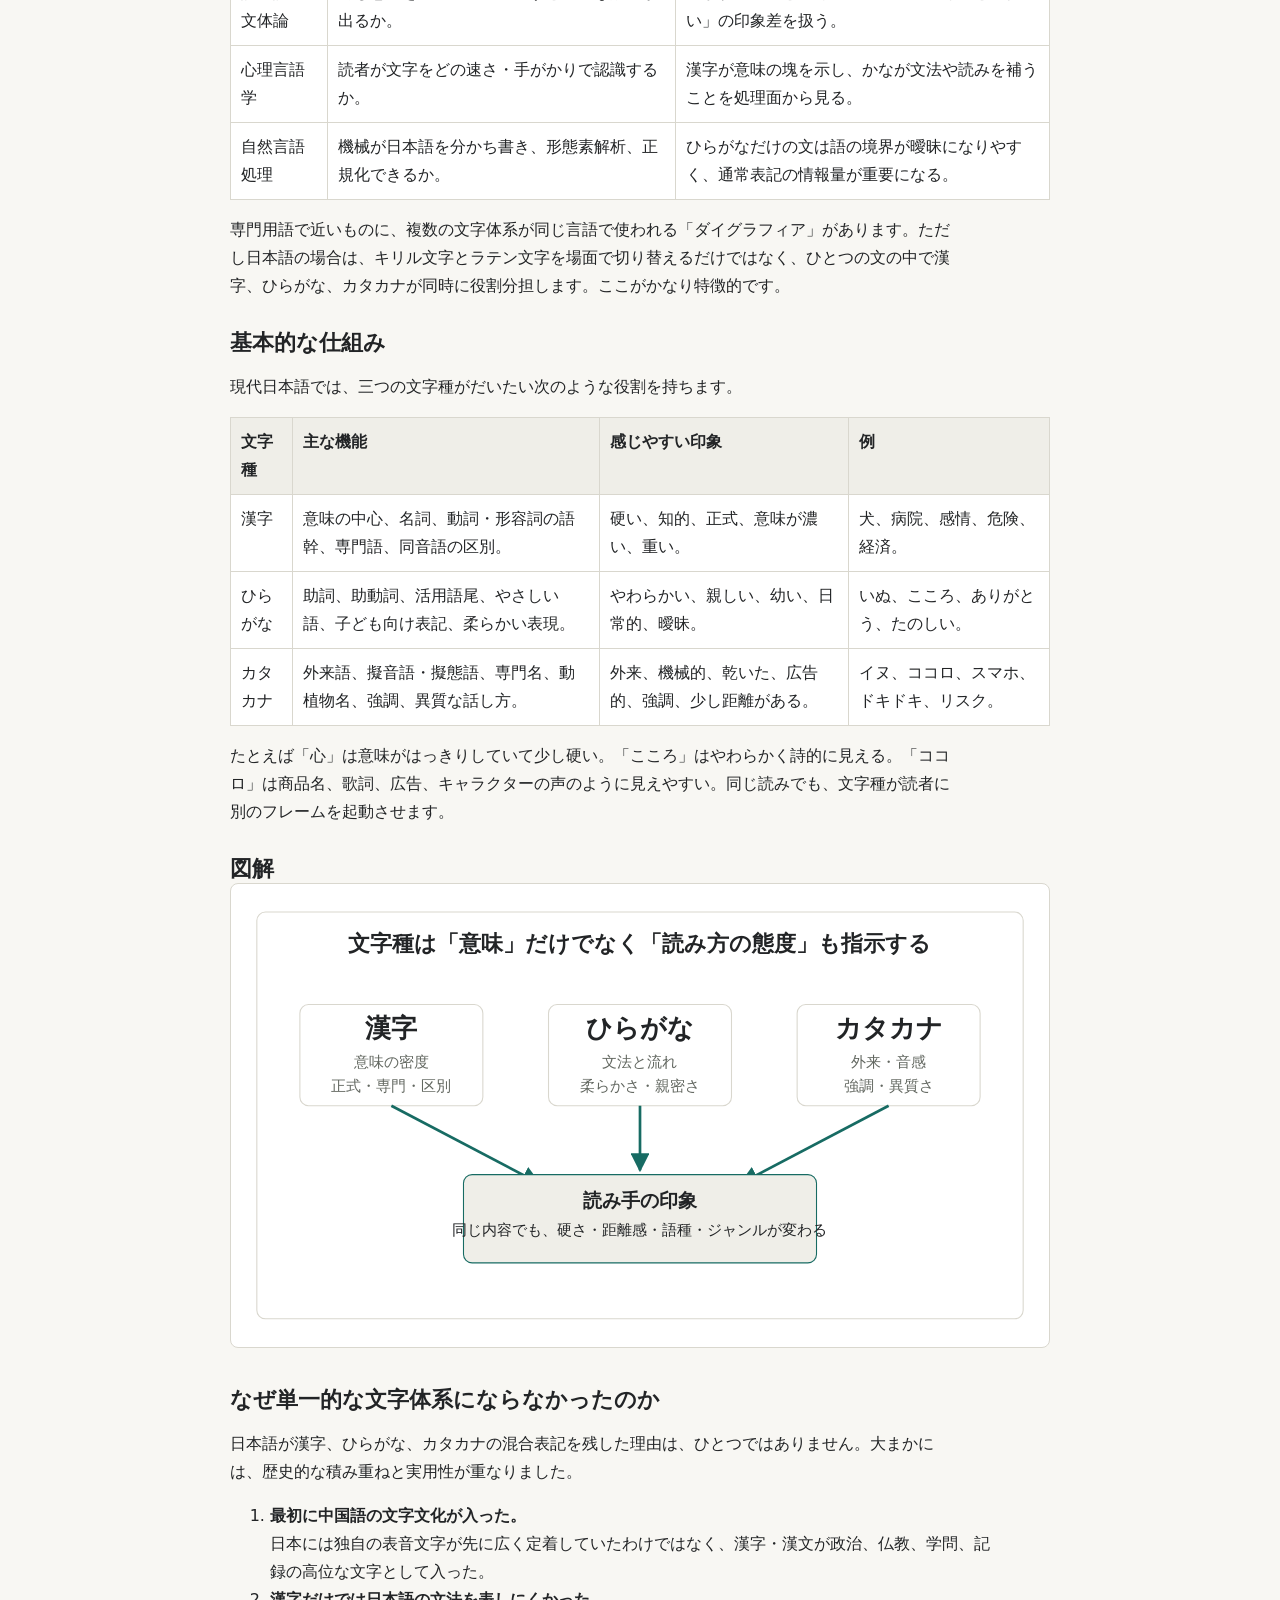
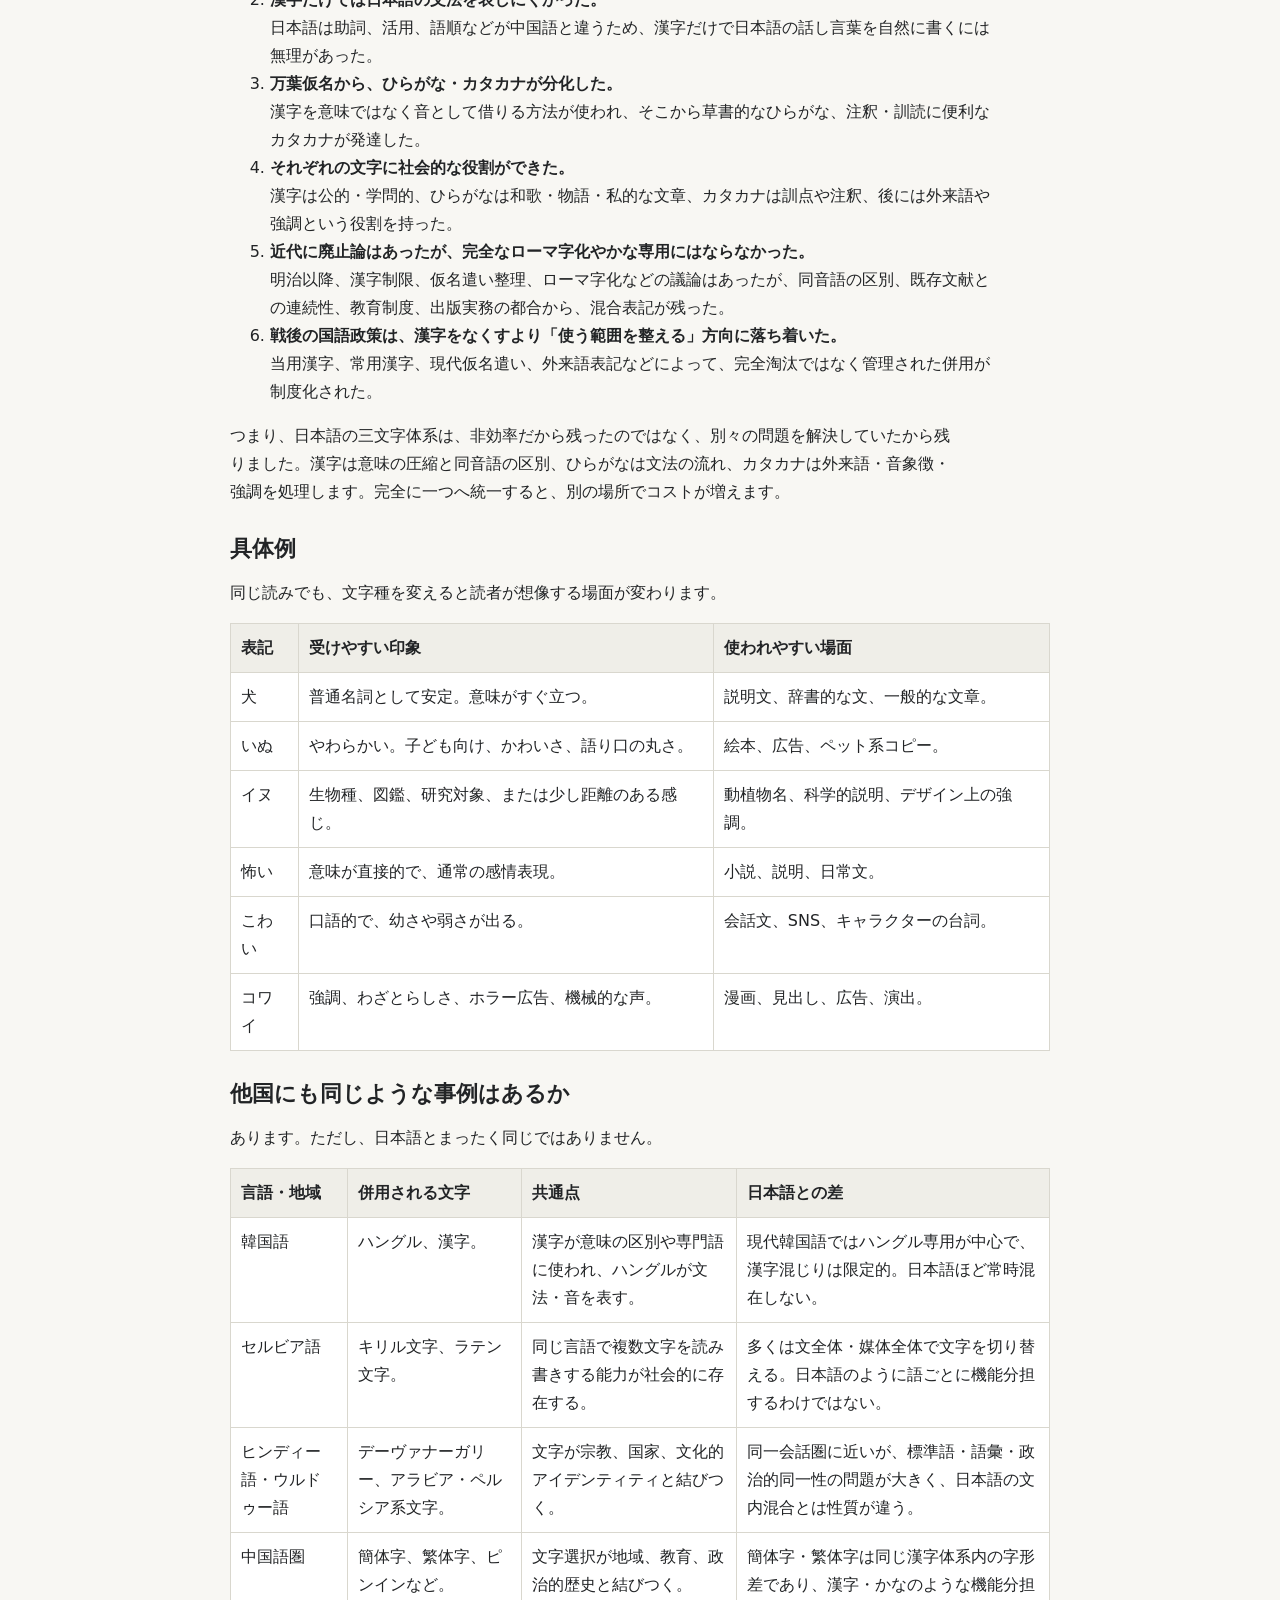
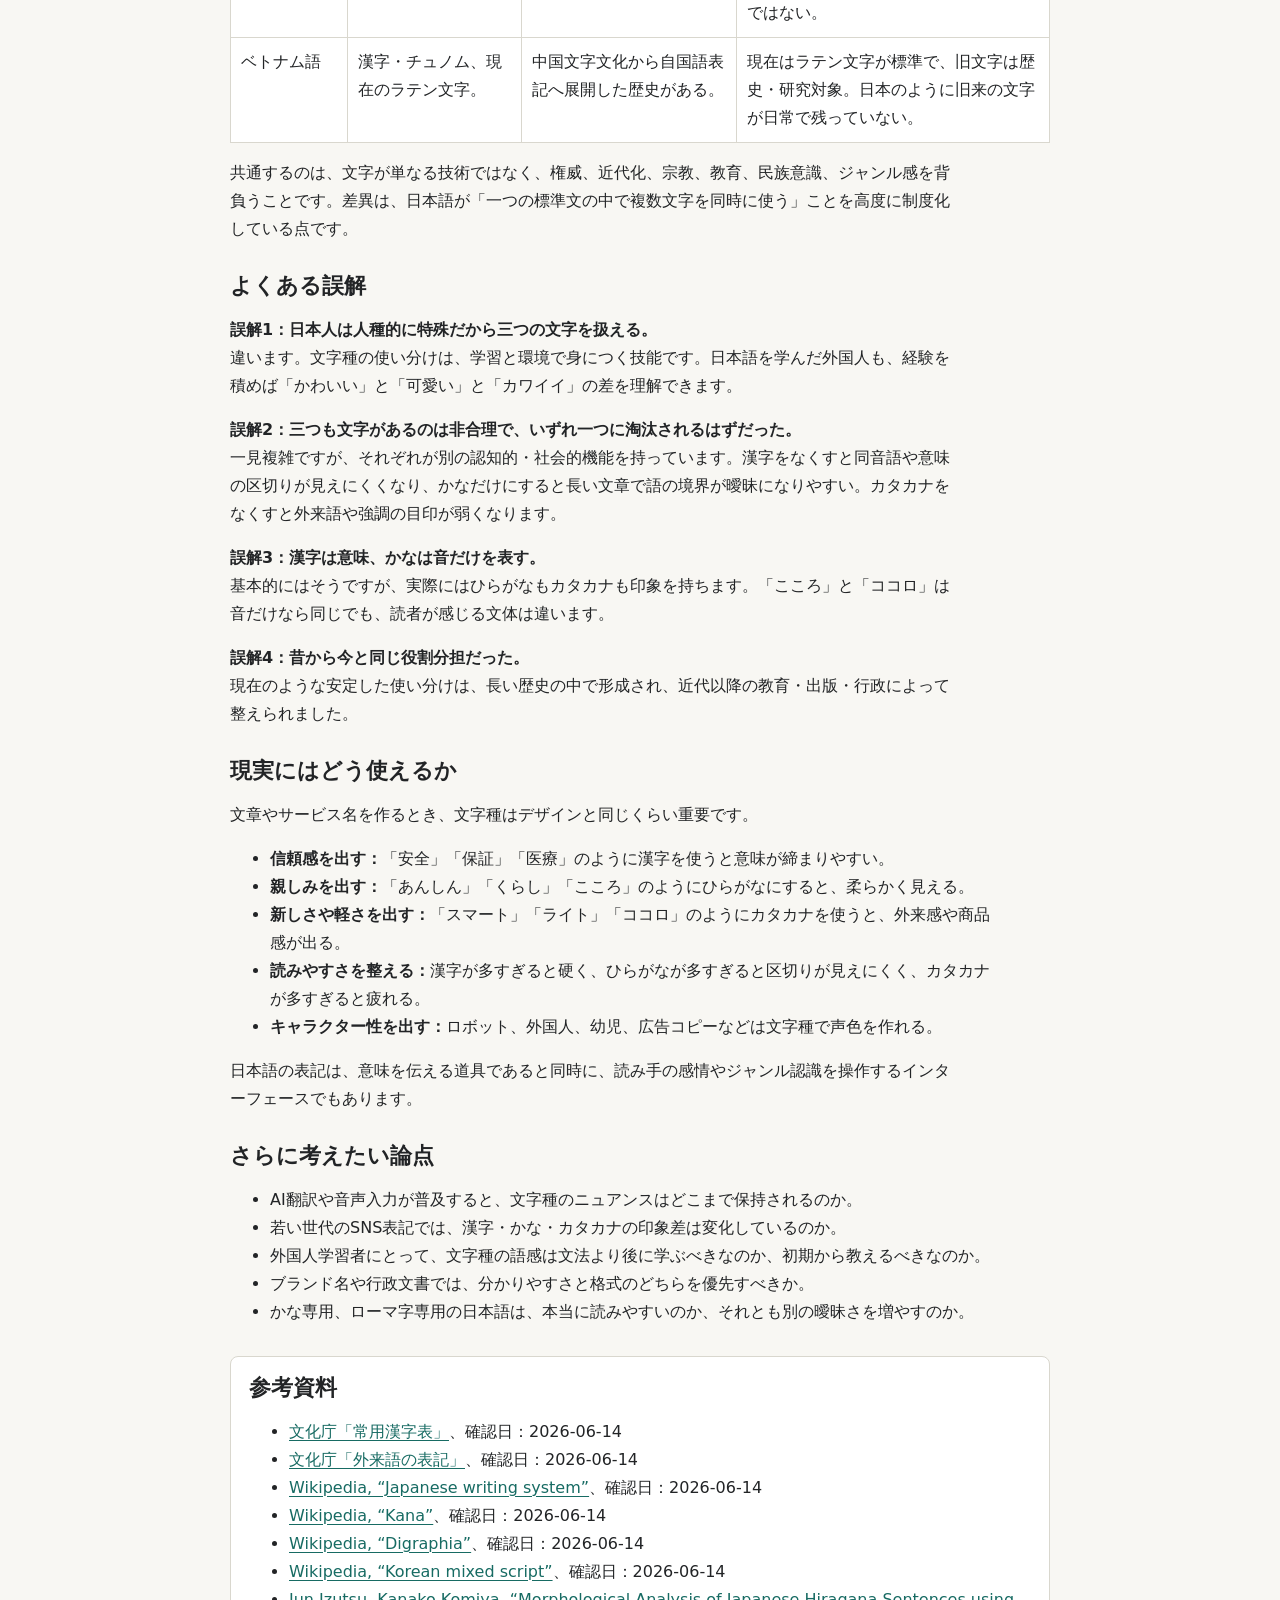
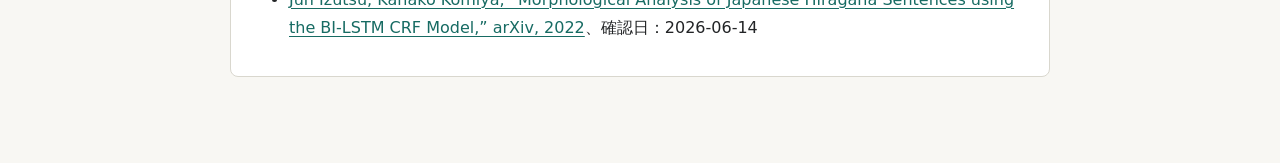
<file: life/japanese-script-mixing-and-impressions.html>
<!doctype html>
<html lang="ja">
<head>
  <meta charset="utf-8">
  <meta name="viewport" content="width=device-width, initial-scale=1">
  <meta name="color-scheme" content="light dark">
  <title>ひらがな・カタカナ・漢字で印象が変わるのはなぜか | Knowledge Notes</title>
  <meta name="description" content="日本語がひらがな、カタカナ、漢字を併用する理由を、文字論、語用論、歴史、他国のダイグラフィア事例から整理する。">
  <link rel="stylesheet" href="../styles/site.css">
</head>
<body class="article-page">
  <header class="article-header">
    <div class="article-body">
      <a class="back-link" href="../index.html">← トップページへ戻る</a>
      <p class="eyebrow">Life / 2026-06-14</p>
      <h1>ひらがな・カタカナ・漢字で印象が変わるのはなぜか</h1>
      <p class="lead">日本語の三つの文字種は、同じ音や意味を表せるだけでなく、やわらかさ、外来性、専門性、硬さ、幼さ、強調といった印象も運ぶ。これは人種的な能力ではなく、混合表記を読む社会的・教育的なリテラシーとして説明できる。</p>
    </div>
  </header>

  <main class="article-body">
    <section class="summary-box">
      <h2>30秒で分かる要約</h2>
      <ul>
        <li>日本人が三つの文字を読み分けるのは、生物学的に特別だからではなく、教育と日常環境で身につく「文字種リテラシー」である。</li>
        <li>学術的には、文字論、表記論、社会言語学、語用論、心理言語学、自然言語処理の対象になる。</li>
        <li>漢字は意味の密度と語源、ひらがなは文法・やわらかさ・日常性、カタカナは外来性・音感・強調・異質さを担いやすい。</li>
        <li>日本語が単一表記に淘汰されなかったのは、中国語文献の権威、日本語文法との相性、かなの発達、近代の国語政策、印刷・教育・実用性が折り合ったため。</li>
        <li>似た事例には韓国語のハングル・漢字混じり文、セルビア語のキリル・ラテン併用、ヒンディー語・ウルドゥー語の別文字体系などがある。</li>
        <li>日本語の特徴は、複数文字が「同じ文章内で役割分担する」ことが標準化している点にある。</li>
      </ul>
    </section>

    <section>
      <h2>なぜこの疑問が重要なのか</h2>
      <p>日本語では、同じ内容でも表記を変えるだけで印象が変わります。「犬」「いぬ」「イヌ」は同じ対象を指せますが、感じ方は少し違います。「私」「わたし」「ワタシ」も、同じ一人称でありながら、硬さ、親しみ、演出感が変わります。</p>
      <p>この感覚は、日本語話者にとっては自然ですが、学術的にはかなり面白い現象です。なぜなら、文字が単に音を写すだけでなく、語種、文体、話者像、ジャンル、距離感、ブランド感まで運んでいるからです。</p>
      <p>ただし、これは「日本人という人種が特別」という話ではありません。日本語を読み書きする人が、学校、漫画、広告、SNS、新聞、公文書などを通じて、文字種ごとの社会的な使い分けを学ぶという話です。母語話者でなくても、学習と経験によってかなり身につきます。</p>
    </section>

    <section>
      <h2>学術的にはどう扱われるか</h2>
      <p>この現象は、ひとつの分野だけでなく、複数の分野にまたがります。</p>
      <div class="table-wrap">
        <table>
          <thead>
            <tr>
              <th>分野</th>
              <th>見るもの</th>
              <th>この疑問との関係</th>
            </tr>
          </thead>
          <tbody>
            <tr>
              <td>文字論・表記論</td>
              <td>文字体系が音、意味、語、文法をどう表すか。</td>
              <td>漢字かな交じり文を、表語文字と音節・モーラ文字の混合体系として扱う。</td>
            </tr>
            <tr>
              <td>社会言語学</td>
              <td>文字が社会的な身分、制度、教育、地域、アイデンティティとどう結びつくか。</td>
              <td>漢字の権威、かなの親密さ、カタカナの外来性や広告性を説明する。</td>
            </tr>
            <tr>
              <td>語用論・文体論</td>
              <td>同じ意味を、どの表現で出すとどんな効果が出るか。</td>
              <td>「かわいい」と「可愛い」、「コワイ」と「怖い」の印象差を扱う。</td>
            </tr>
            <tr>
              <td>心理言語学</td>
              <td>読者が文字をどの速さ・手がかりで認識するか。</td>
              <td>漢字が意味の塊を示し、かなが文法や読みを補うことを処理面から見る。</td>
            </tr>
            <tr>
              <td>自然言語処理</td>
              <td>機械が日本語を分かち書き、形態素解析、正規化できるか。</td>
              <td>ひらがなだけの文は語の境界が曖昧になりやすく、通常表記の情報量が重要になる。</td>
            </tr>
          </tbody>
        </table>
      </div>
      <p>専門用語で近いものに、複数の文字体系が同じ言語で使われる「ダイグラフィア」があります。ただし日本語の場合は、キリル文字とラテン文字を場面で切り替えるだけではなく、ひとつの文の中で漢字、ひらがな、カタカナが同時に役割分担します。ここがかなり特徴的です。</p>
    </section>

    <section>
      <h2>基本的な仕組み</h2>
      <p>現代日本語では、三つの文字種がだいたい次のような役割を持ちます。</p>
      <div class="table-wrap">
        <table>
          <thead>
            <tr>
              <th>文字種</th>
              <th>主な機能</th>
              <th>感じやすい印象</th>
              <th>例</th>
            </tr>
          </thead>
          <tbody>
            <tr>
              <td>漢字</td>
              <td>意味の中心、名詞、動詞・形容詞の語幹、専門語、同音語の区別。</td>
              <td>硬い、知的、正式、意味が濃い、重い。</td>
              <td>犬、病院、感情、危険、経済。</td>
            </tr>
            <tr>
              <td>ひらがな</td>
              <td>助詞、助動詞、活用語尾、やさしい語、子ども向け表記、柔らかい表現。</td>
              <td>やわらかい、親しい、幼い、日常的、曖昧。</td>
              <td>いぬ、こころ、ありがとう、たのしい。</td>
            </tr>
            <tr>
              <td>カタカナ</td>
              <td>外来語、擬音語・擬態語、専門名、動植物名、強調、異質な話し方。</td>
              <td>外来、機械的、乾いた、広告的、強調、少し距離がある。</td>
              <td>イヌ、ココロ、スマホ、ドキドキ、リスク。</td>
            </tr>
          </tbody>
        </table>
      </div>
      <p>たとえば「心」は意味がはっきりしていて少し硬い。「こころ」はやわらかく詩的に見える。「ココロ」は商品名、歌詞、広告、キャラクターの声のように見えやすい。同じ読みでも、文字種が読者に別のフレームを起動させます。</p>
    </section>

    <section>
      <h2>図解</h2>
      <svg class="diagram" viewBox="0 0 760 430" role="img" aria-labelledby="diagram-title diagram-desc">
        <title id="diagram-title">日本語の三つの文字種が担う役割</title>
        <desc id="diagram-desc">漢字、ひらがな、カタカナが意味、文法、外来性や強調を分担し、読み手が印象を識別する仕組みを示す図。</desc>
        <defs>
          <marker id="arrow-script" viewBox="0 0 10 10" refX="9" refY="5" markerWidth="7" markerHeight="7" orient="auto-start-reverse">
            <path d="M 0 0 L 10 5 L 0 10 z" fill="#176b63"></path>
          </marker>
        </defs>

        <rect x="24" y="26" width="712" height="378" rx="8" fill="none" stroke="#d9d7ce"></rect>
        <text x="380" y="62" text-anchor="middle" font-size="20" font-weight="700" fill="#222426">文字種は「意味」だけでなく「読み方の態度」も指示する</text>

        <rect x="64" y="112" width="170" height="94" rx="8" fill="#ffffff" stroke="#d9d7ce"></rect>
        <text x="149" y="142" text-anchor="middle" font-size="24" font-weight="700" fill="#222426">漢字</text>
        <text x="149" y="170" text-anchor="middle" font-size="14" fill="#626760">意味の密度</text>
        <text x="149" y="192" text-anchor="middle" font-size="14" fill="#626760">正式・専門・区別</text>

        <rect x="295" y="112" width="170" height="94" rx="8" fill="#ffffff" stroke="#d9d7ce"></rect>
        <text x="380" y="142" text-anchor="middle" font-size="24" font-weight="700" fill="#222426">ひらがな</text>
        <text x="380" y="170" text-anchor="middle" font-size="14" fill="#626760">文法と流れ</text>
        <text x="380" y="192" text-anchor="middle" font-size="14" fill="#626760">柔らかさ・親密さ</text>

        <rect x="526" y="112" width="170" height="94" rx="8" fill="#ffffff" stroke="#d9d7ce"></rect>
        <text x="611" y="142" text-anchor="middle" font-size="24" font-weight="700" fill="#222426">カタカナ</text>
        <text x="611" y="170" text-anchor="middle" font-size="14" fill="#626760">外来・音感</text>
        <text x="611" y="192" text-anchor="middle" font-size="14" fill="#626760">強調・異質さ</text>

        <line x1="149" y1="206" x2="286" y2="278" stroke="#176b63" stroke-width="2.5" marker-end="url(#arrow-script)"></line>
        <line x1="380" y1="206" x2="380" y2="266" stroke="#176b63" stroke-width="2.5" marker-end="url(#arrow-script)"></line>
        <line x1="611" y1="206" x2="474" y2="278" stroke="#176b63" stroke-width="2.5" marker-end="url(#arrow-script)"></line>

        <rect x="216" y="270" width="328" height="82" rx="8" fill="#efeee8" stroke="#176b63"></rect>
        <text x="380" y="300" text-anchor="middle" font-size="18" font-weight="700" fill="#222426">読み手の印象</text>
        <text x="380" y="326" text-anchor="middle" font-size="14" fill="#222426">同じ内容でも、硬さ・距離感・語種・ジャンルが変わる</text>
      </svg>
    </section>

    <section>
      <h2>なぜ単一的な文字体系にならなかったのか</h2>
      <p>日本語が漢字、ひらがな、カタカナの混合表記を残した理由は、ひとつではありません。大まかには、歴史的な積み重ねと実用性が重なりました。</p>
      <ol>
        <li><strong>最初に中国語の文字文化が入った。</strong><br>日本には独自の表音文字が先に広く定着していたわけではなく、漢字・漢文が政治、仏教、学問、記録の高位な文字として入った。</li>
        <li><strong>漢字だけでは日本語の文法を表しにくかった。</strong><br>日本語は助詞、活用、語順などが中国語と違うため、漢字だけで日本語の話し言葉を自然に書くには無理があった。</li>
        <li><strong>万葉仮名から、ひらがな・カタカナが分化した。</strong><br>漢字を意味ではなく音として借りる方法が使われ、そこから草書的なひらがな、注釈・訓読に便利なカタカナが発達した。</li>
        <li><strong>それぞれの文字に社会的な役割ができた。</strong><br>漢字は公的・学問的、ひらがなは和歌・物語・私的な文章、カタカナは訓点や注釈、後には外来語や強調という役割を持った。</li>
        <li><strong>近代に廃止論はあったが、完全なローマ字化やかな専用にはならなかった。</strong><br>明治以降、漢字制限、仮名遣い整理、ローマ字化などの議論はあったが、同音語の区別、既存文献との連続性、教育制度、出版実務の都合から、混合表記が残った。</li>
        <li><strong>戦後の国語政策は、漢字をなくすより「使う範囲を整える」方向に落ち着いた。</strong><br>当用漢字、常用漢字、現代仮名遣い、外来語表記などによって、完全淘汰ではなく管理された併用が制度化された。</li>
      </ol>
      <p>つまり、日本語の三文字体系は、非効率だから残ったのではなく、別々の問題を解決していたから残りました。漢字は意味の圧縮と同音語の区別、ひらがなは文法の流れ、カタカナは外来語・音象徴・強調を処理します。完全に一つへ統一すると、別の場所でコストが増えます。</p>
    </section>

    <section>
      <h2>具体例</h2>
      <p>同じ読みでも、文字種を変えると読者が想像する場面が変わります。</p>
      <div class="table-wrap">
        <table>
          <thead>
            <tr>
              <th>表記</th>
              <th>受けやすい印象</th>
              <th>使われやすい場面</th>
            </tr>
          </thead>
          <tbody>
            <tr>
              <td>犬</td>
              <td>普通名詞として安定。意味がすぐ立つ。</td>
              <td>説明文、辞書的な文、一般的な文章。</td>
            </tr>
            <tr>
              <td>いぬ</td>
              <td>やわらかい。子ども向け、かわいさ、語り口の丸さ。</td>
              <td>絵本、広告、ペット系コピー。</td>
            </tr>
            <tr>
              <td>イヌ</td>
              <td>生物種、図鑑、研究対象、または少し距離のある感じ。</td>
              <td>動植物名、科学的説明、デザイン上の強調。</td>
            </tr>
            <tr>
              <td>怖い</td>
              <td>意味が直接的で、通常の感情表現。</td>
              <td>小説、説明、日常文。</td>
            </tr>
            <tr>
              <td>こわい</td>
              <td>口語的で、幼さや弱さが出る。</td>
              <td>会話文、SNS、キャラクターの台詞。</td>
            </tr>
            <tr>
              <td>コワイ</td>
              <td>強調、わざとらしさ、ホラー広告、機械的な声。</td>
              <td>漫画、見出し、広告、演出。</td>
            </tr>
          </tbody>
        </table>
      </div>
    </section>

    <section>
      <h2>他国にも同じような事例はあるか</h2>
      <p>あります。ただし、日本語とまったく同じではありません。</p>
      <div class="table-wrap">
        <table>
          <thead>
            <tr>
              <th>言語・地域</th>
              <th>併用される文字</th>
              <th>共通点</th>
              <th>日本語との差</th>
            </tr>
          </thead>
          <tbody>
            <tr>
              <td>韓国語</td>
              <td>ハングル、漢字。</td>
              <td>漢字が意味の区別や専門語に使われ、ハングルが文法・音を表す。</td>
              <td>現代韓国語ではハングル専用が中心で、漢字混じりは限定的。日本語ほど常時混在しない。</td>
            </tr>
            <tr>
              <td>セルビア語</td>
              <td>キリル文字、ラテン文字。</td>
              <td>同じ言語で複数文字を読み書きする能力が社会的に存在する。</td>
              <td>多くは文全体・媒体全体で文字を切り替える。日本語のように語ごとに機能分担するわけではない。</td>
            </tr>
            <tr>
              <td>ヒンディー語・ウルドゥー語</td>
              <td>デーヴァナーガリー、アラビア・ペルシア系文字。</td>
              <td>文字が宗教、国家、文化的アイデンティティと結びつく。</td>
              <td>同一会話圏に近いが、標準語・語彙・政治的同一性の問題が大きく、日本語の文内混合とは性質が違う。</td>
            </tr>
            <tr>
              <td>中国語圏</td>
              <td>簡体字、繁体字、ピンインなど。</td>
              <td>文字選択が地域、教育、政治的歴史と結びつく。</td>
              <td>簡体字・繁体字は同じ漢字体系内の字形差であり、漢字・かなのような機能分担ではない。</td>
            </tr>
            <tr>
              <td>ベトナム語</td>
              <td>漢字・チュノム、現在のラテン文字。</td>
              <td>中国文字文化から自国語表記へ展開した歴史がある。</td>
              <td>現在はラテン文字が標準で、旧文字は歴史・研究対象。日本のように旧来の文字が日常で残っていない。</td>
            </tr>
          </tbody>
        </table>
      </div>
      <p>共通するのは、文字が単なる技術ではなく、権威、近代化、宗教、教育、民族意識、ジャンル感を背負うことです。差異は、日本語が「一つの標準文の中で複数文字を同時に使う」ことを高度に制度化している点です。</p>
    </section>

    <section>
      <h2>よくある誤解</h2>
      <p><strong>誤解1：日本人は人種的に特殊だから三つの文字を扱える。</strong><br>違います。文字種の使い分けは、学習と環境で身につく技能です。日本語を学んだ外国人も、経験を積めば「かわいい」と「可愛い」と「カワイイ」の差を理解できます。</p>
      <p><strong>誤解2：三つも文字があるのは非合理で、いずれ一つに淘汰されるはずだった。</strong><br>一見複雑ですが、それぞれが別の認知的・社会的機能を持っています。漢字をなくすと同音語や意味の区切りが見えにくくなり、かなだけにすると長い文章で語の境界が曖昧になりやすい。カタカナをなくすと外来語や強調の目印が弱くなります。</p>
      <p><strong>誤解3：漢字は意味、かなは音だけを表す。</strong><br>基本的にはそうですが、実際にはひらがなもカタカナも印象を持ちます。「こころ」と「ココロ」は音だけなら同じでも、読者が感じる文体は違います。</p>
      <p><strong>誤解4：昔から今と同じ役割分担だった。</strong><br>現在のような安定した使い分けは、長い歴史の中で形成され、近代以降の教育・出版・行政によって整えられました。</p>
    </section>

    <section>
      <h2>現実にはどう使えるか</h2>
      <p>文章やサービス名を作るとき、文字種はデザインと同じくらい重要です。</p>
      <ul>
        <li><strong>信頼感を出す：</strong>「安全」「保証」「医療」のように漢字を使うと意味が締まりやすい。</li>
        <li><strong>親しみを出す：</strong>「あんしん」「くらし」「こころ」のようにひらがなにすると、柔らかく見える。</li>
        <li><strong>新しさや軽さを出す：</strong>「スマート」「ライト」「ココロ」のようにカタカナを使うと、外来感や商品感が出る。</li>
        <li><strong>読みやすさを整える：</strong>漢字が多すぎると硬く、ひらがなが多すぎると区切りが見えにくく、カタカナが多すぎると疲れる。</li>
        <li><strong>キャラクター性を出す：</strong>ロボット、外国人、幼児、広告コピーなどは文字種で声色を作れる。</li>
      </ul>
      <p>日本語の表記は、意味を伝える道具であると同時に、読み手の感情やジャンル認識を操作するインターフェースでもあります。</p>
    </section>

    <section>
      <h2>さらに考えたい論点</h2>
      <ul>
        <li>AI翻訳や音声入力が普及すると、文字種のニュアンスはどこまで保持されるのか。</li>
        <li>若い世代のSNS表記では、漢字・かな・カタカナの印象差は変化しているのか。</li>
        <li>外国人学習者にとって、文字種の語感は文法より後に学ぶべきなのか、初期から教えるべきなのか。</li>
        <li>ブランド名や行政文書では、分かりやすさと格式のどちらを優先すべきか。</li>
        <li>かな専用、ローマ字専用の日本語は、本当に読みやすいのか、それとも別の曖昧さを増やすのか。</li>
      </ul>
    </section>

    <section class="note-box">
      <h2>参考資料</h2>
      <ul>
        <li><a href="https://www.bunka.go.jp/kokugo_nihongo/sisaku/joho/joho/kijun/naikaku/kanji/">文化庁「常用漢字表」</a>、確認日：2026-06-14</li>
        <li><a href="https://www.bunka.go.jp/kokugo_nihongo/sisaku/joho/joho/kijun/naikaku/gairai/">文化庁「外来語の表記」</a>、確認日：2026-06-14</li>
        <li><a href="https://en.wikipedia.org/wiki/Japanese_writing_system">Wikipedia, “Japanese writing system”</a>、確認日：2026-06-14</li>
        <li><a href="https://en.wikipedia.org/wiki/Kana">Wikipedia, “Kana”</a>、確認日：2026-06-14</li>
        <li><a href="https://en.wikipedia.org/wiki/Digraphia">Wikipedia, “Digraphia”</a>、確認日：2026-06-14</li>
        <li><a href="https://en.wikipedia.org/wiki/Korean_mixed_script">Wikipedia, “Korean mixed script”</a>、確認日：2026-06-14</li>
        <li><a href="https://arxiv.org/abs/2201.03366">Jun Izutsu, Kanako Komiya, “Morphological Analysis of Japanese Hiragana Sentences using the BI-LSTM CRF Model,” arXiv, 2022</a>、確認日：2026-06-14</li>
      </ul>
    </section>
  </main>
</body>
</html>
</file>
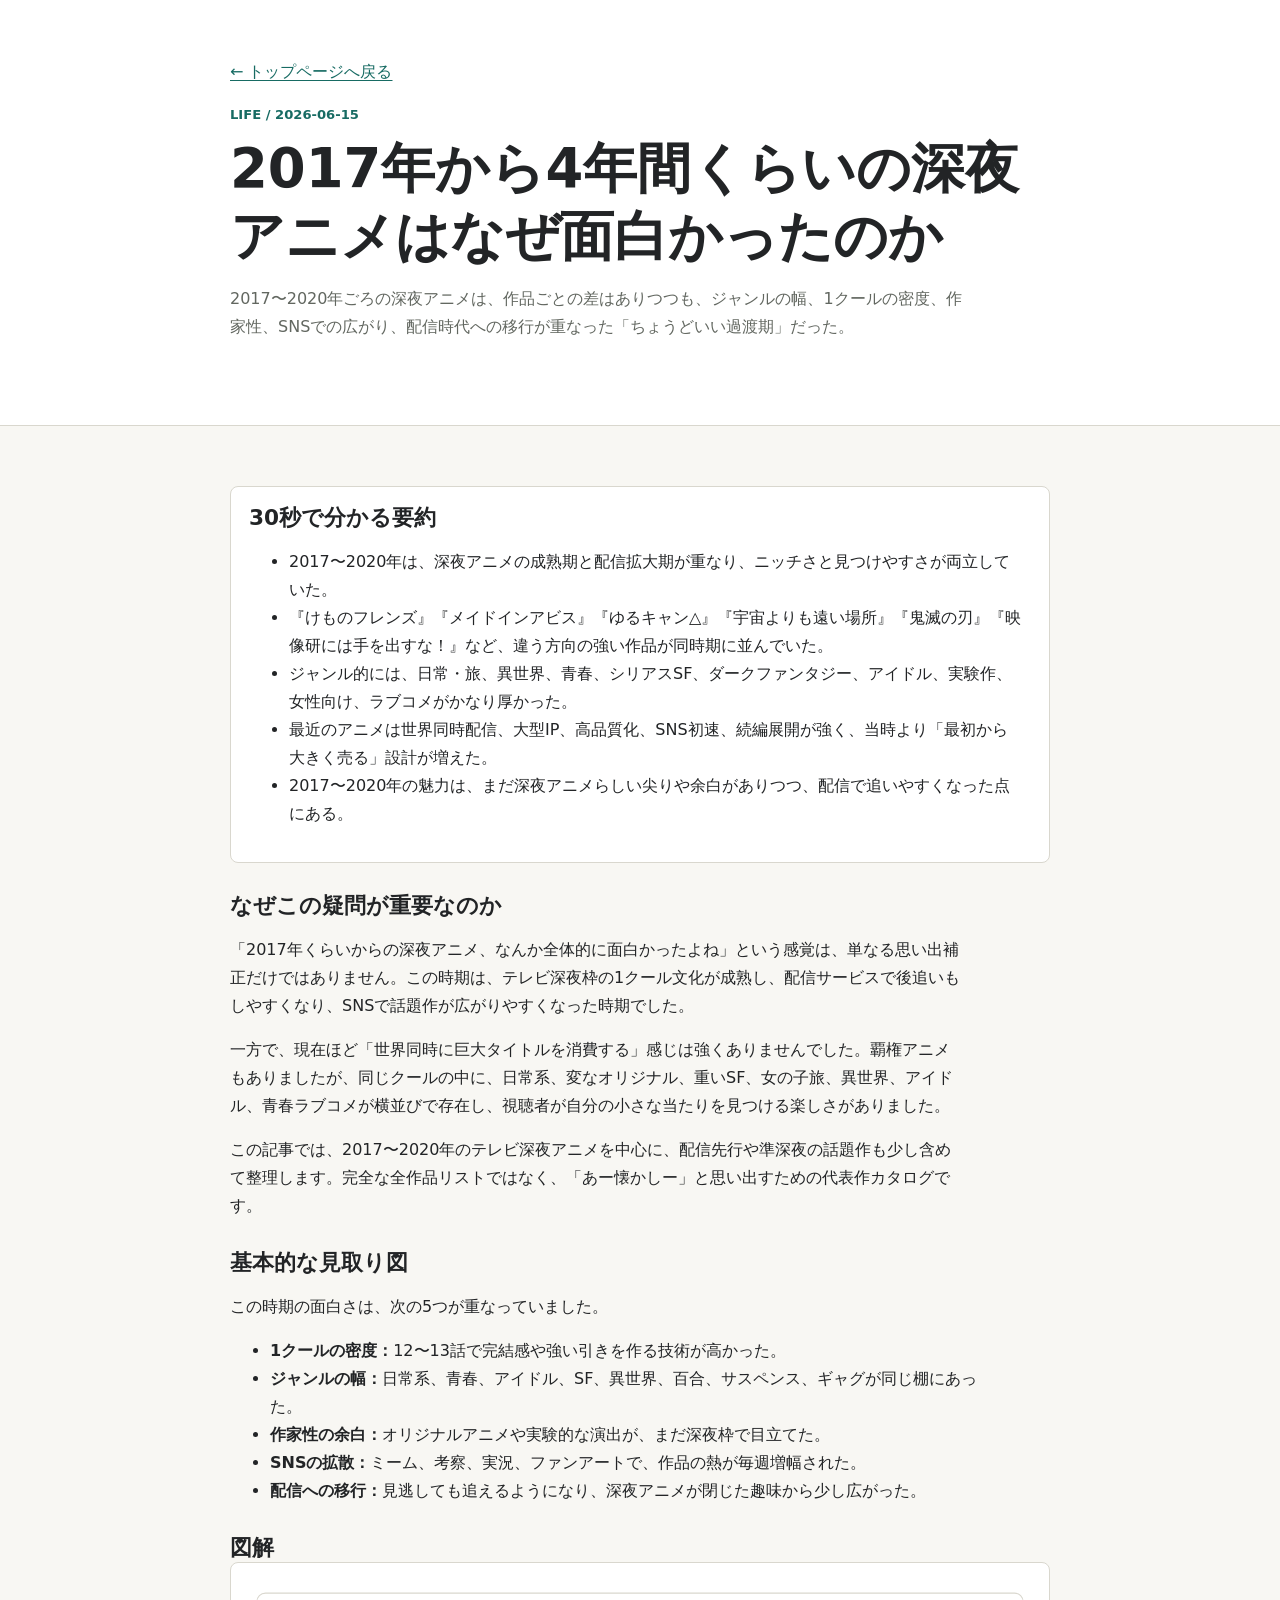
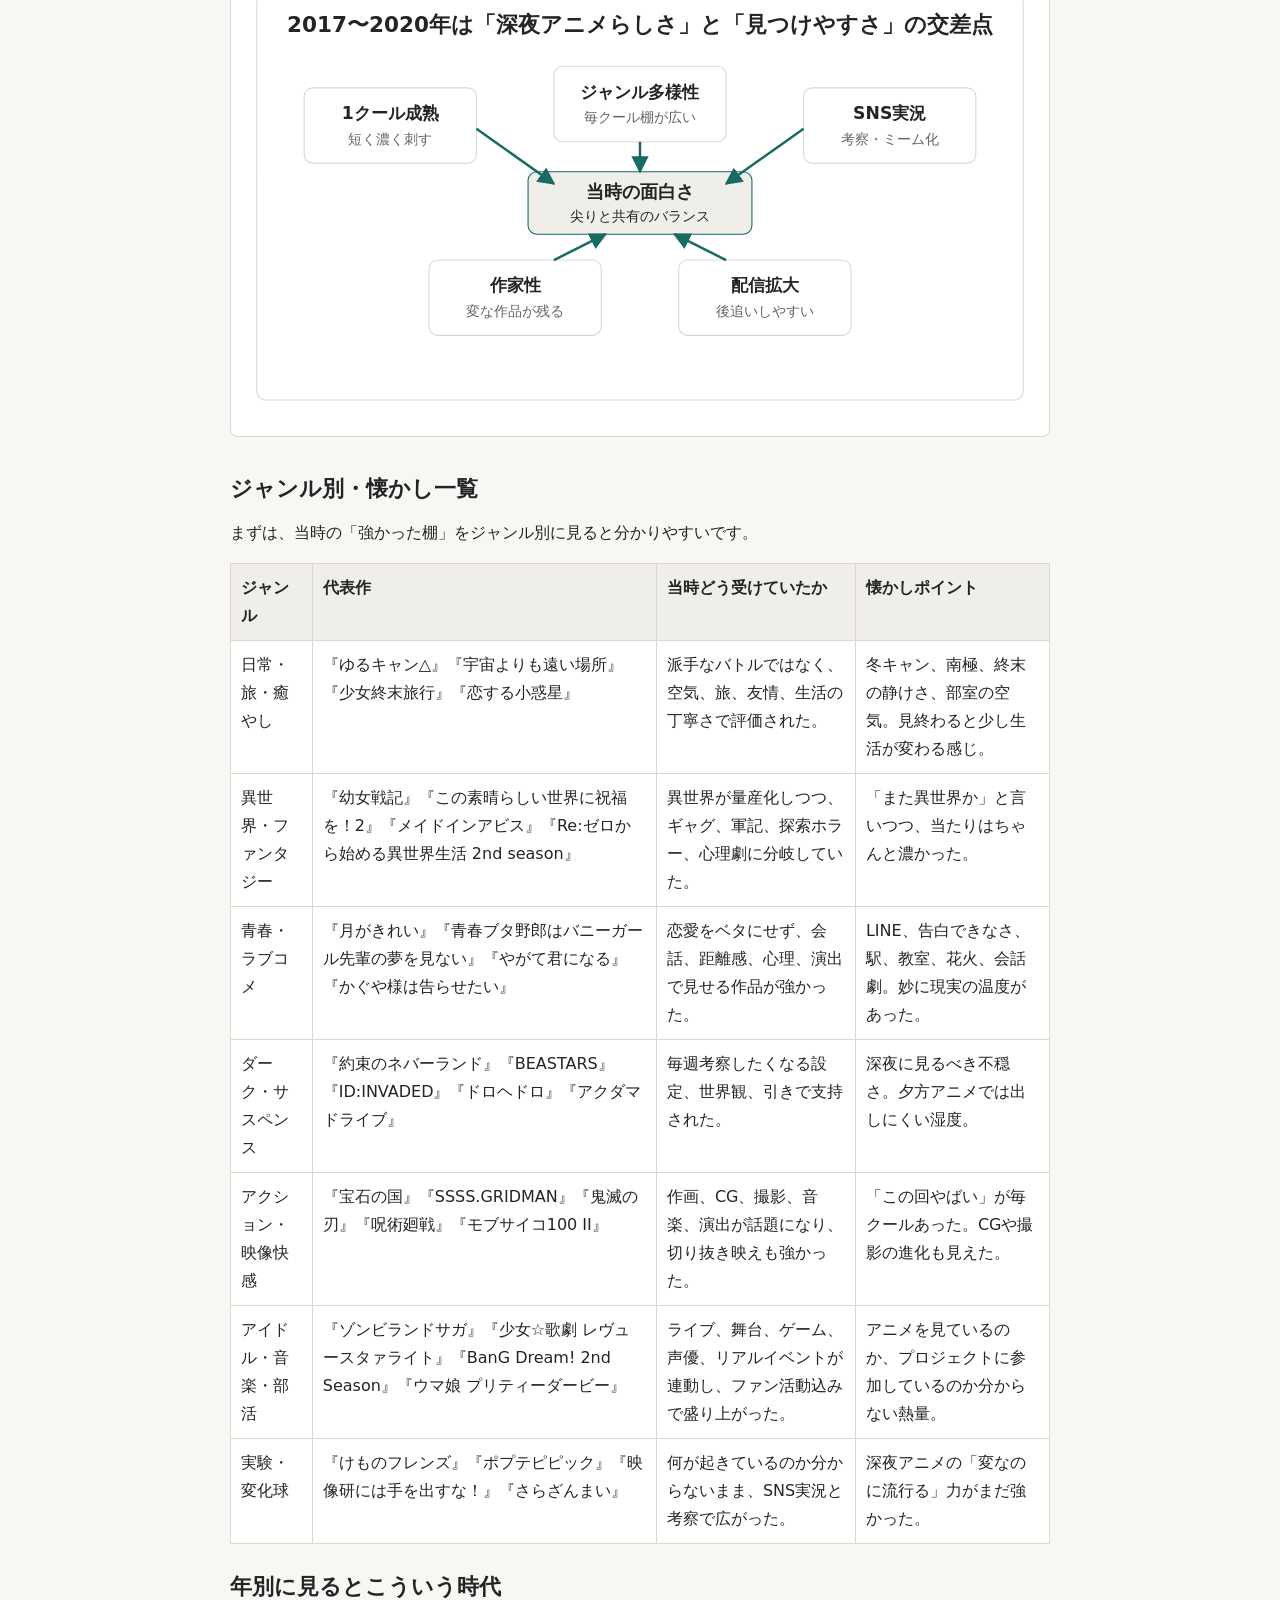
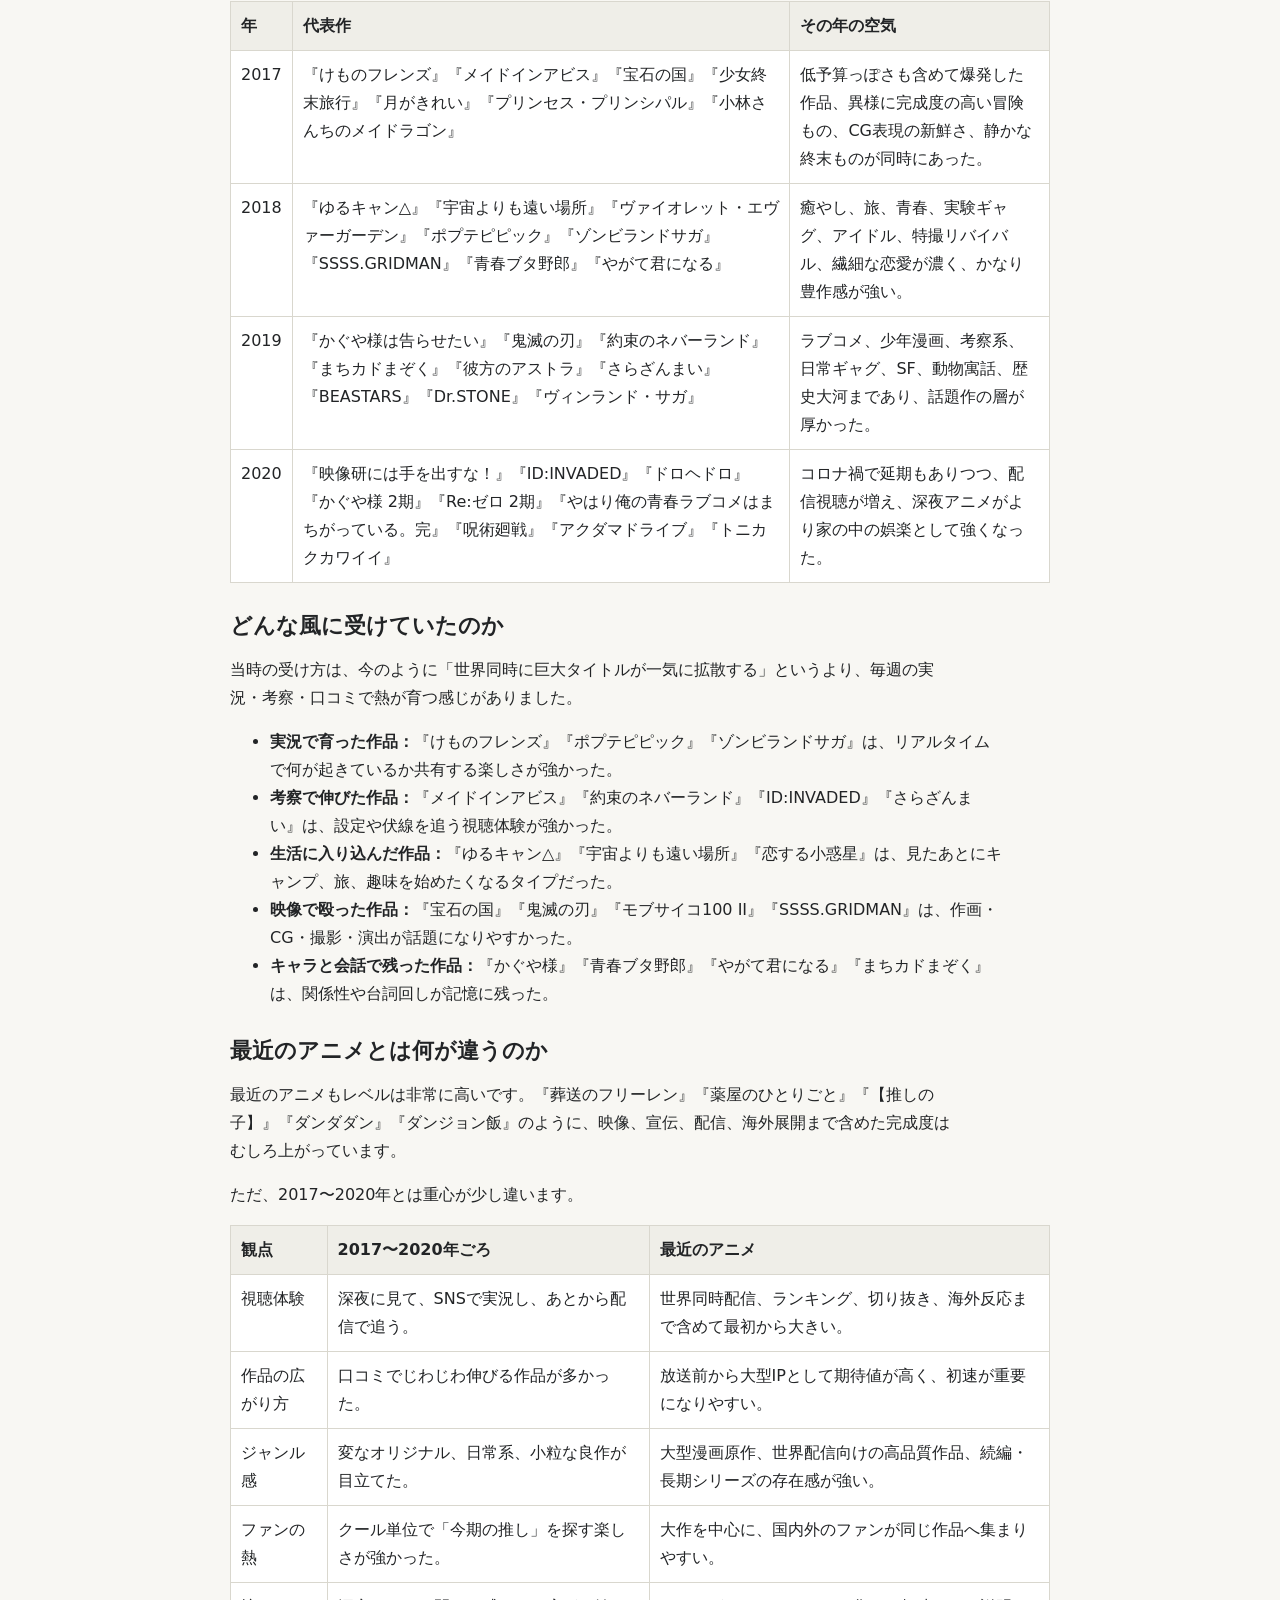
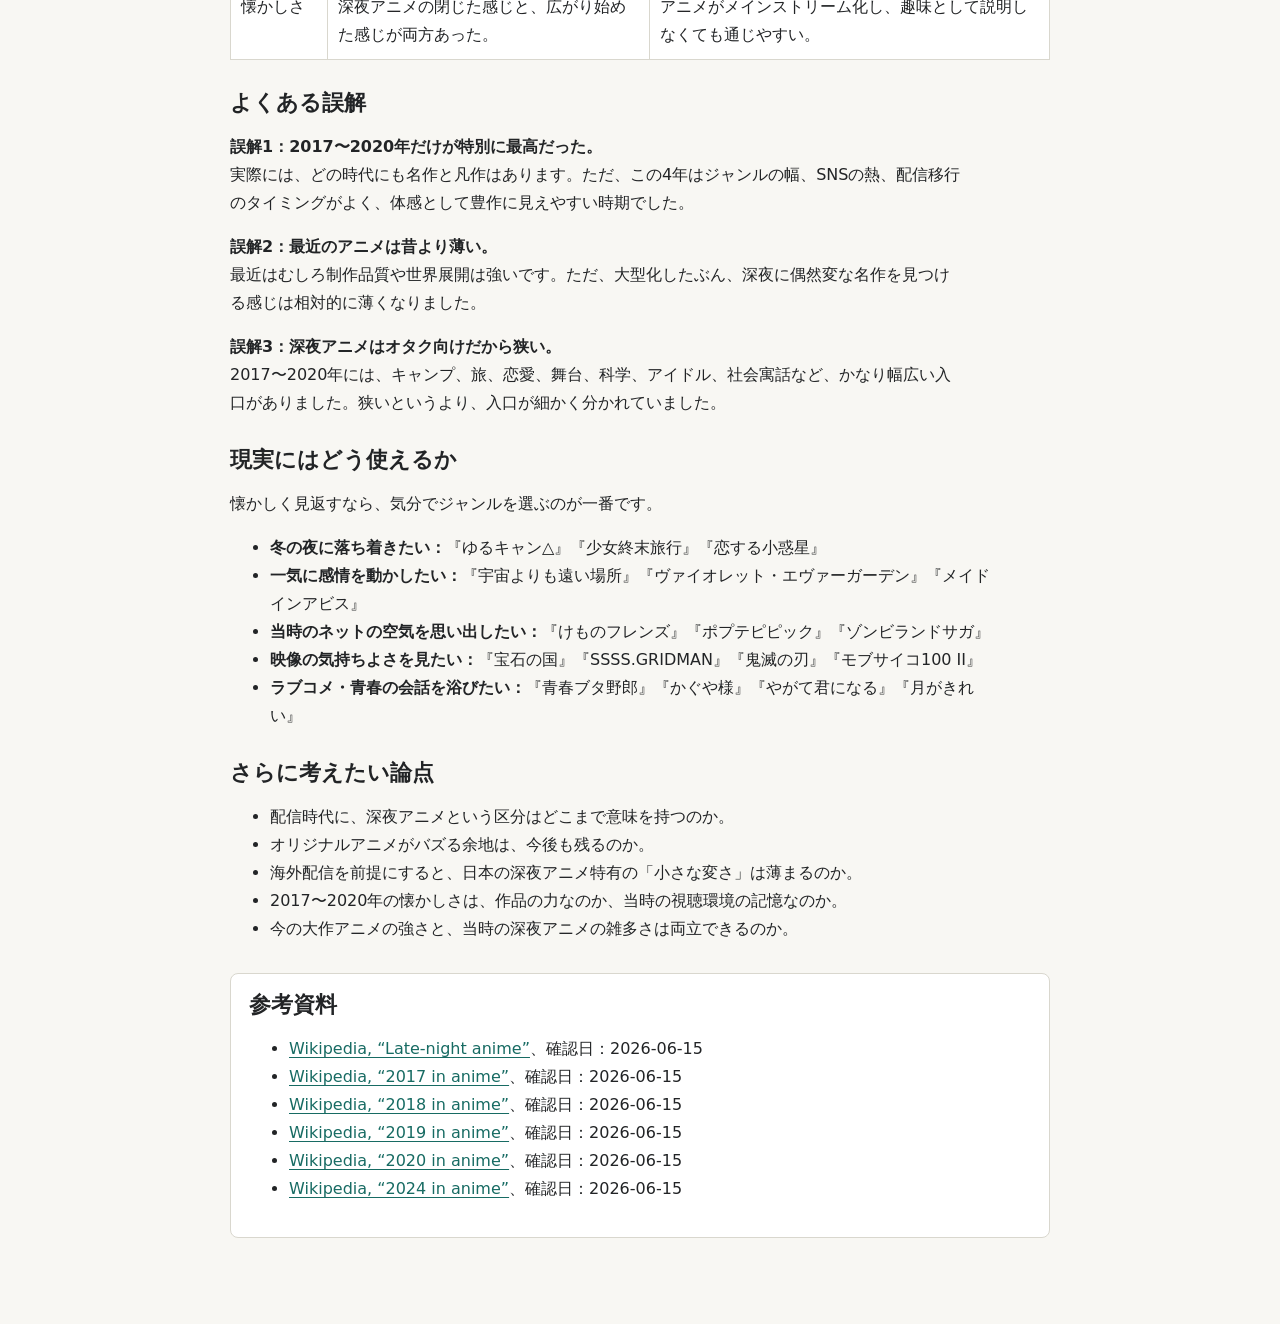
<file: life/late-night-anime-2017-to-2020-nostalgia.html>
<!doctype html>
<html lang="ja">
<head>
  <meta charset="utf-8">
  <meta name="viewport" content="width=device-width, initial-scale=1">
  <meta name="color-scheme" content="light dark">
  <title>2017年から4年間くらいの深夜アニメはなぜ面白かったのか | Knowledge Notes</title>
  <meta name="description" content="2017年から2020年ごろの深夜アニメをジャンル別に一覧化し、当時の受け方、面白さ、最近のアニメとの違いを整理する。">
  <link rel="stylesheet" href="../styles/site.css">
</head>
<body class="article-page">
  <header class="article-header">
    <div class="article-body">
      <a class="back-link" href="../index.html">← トップページへ戻る</a>
      <p class="eyebrow">Life / 2026-06-15</p>
      <h1>2017年から4年間くらいの深夜アニメはなぜ面白かったのか</h1>
      <p class="lead">2017〜2020年ごろの深夜アニメは、作品ごとの差はありつつも、ジャンルの幅、1クールの密度、作家性、SNSでの広がり、配信時代への移行が重なった「ちょうどいい過渡期」だった。</p>
    </div>
  </header>

  <main class="article-body">
    <section class="summary-box">
      <h2>30秒で分かる要約</h2>
      <ul>
        <li>2017〜2020年は、深夜アニメの成熟期と配信拡大期が重なり、ニッチさと見つけやすさが両立していた。</li>
        <li>『けものフレンズ』『メイドインアビス』『ゆるキャン△』『宇宙よりも遠い場所』『鬼滅の刃』『映像研には手を出すな！』など、違う方向の強い作品が同時期に並んでいた。</li>
        <li>ジャンル的には、日常・旅、異世界、青春、シリアスSF、ダークファンタジー、アイドル、実験作、女性向け、ラブコメがかなり厚かった。</li>
        <li>最近のアニメは世界同時配信、大型IP、高品質化、SNS初速、続編展開が強く、当時より「最初から大きく売る」設計が増えた。</li>
        <li>2017〜2020年の魅力は、まだ深夜アニメらしい尖りや余白がありつつ、配信で追いやすくなった点にある。</li>
      </ul>
    </section>

    <section>
      <h2>なぜこの疑問が重要なのか</h2>
      <p>「2017年くらいからの深夜アニメ、なんか全体的に面白かったよね」という感覚は、単なる思い出補正だけではありません。この時期は、テレビ深夜枠の1クール文化が成熟し、配信サービスで後追いもしやすくなり、SNSで話題作が広がりやすくなった時期でした。</p>
      <p>一方で、現在ほど「世界同時に巨大タイトルを消費する」感じは強くありませんでした。覇権アニメもありましたが、同じクールの中に、日常系、変なオリジナル、重いSF、女の子旅、異世界、アイドル、青春ラブコメが横並びで存在し、視聴者が自分の小さな当たりを見つける楽しさがありました。</p>
      <p>この記事では、2017〜2020年のテレビ深夜アニメを中心に、配信先行や準深夜の話題作も少し含めて整理します。完全な全作品リストではなく、「あー懐かしー」と思い出すための代表作カタログです。</p>
    </section>

    <section>
      <h2>基本的な見取り図</h2>
      <p>この時期の面白さは、次の5つが重なっていました。</p>
      <ul>
        <li><strong>1クールの密度：</strong>12〜13話で完結感や強い引きを作る技術が高かった。</li>
        <li><strong>ジャンルの幅：</strong>日常系、青春、アイドル、SF、異世界、百合、サスペンス、ギャグが同じ棚にあった。</li>
        <li><strong>作家性の余白：</strong>オリジナルアニメや実験的な演出が、まだ深夜枠で目立てた。</li>
        <li><strong>SNSの拡散：</strong>ミーム、考察、実況、ファンアートで、作品の熱が毎週増幅された。</li>
        <li><strong>配信への移行：</strong>見逃しても追えるようになり、深夜アニメが閉じた趣味から少し広がった。</li>
      </ul>
    </section>

    <section>
      <h2>図解</h2>
      <svg class="diagram" viewBox="0 0 760 440" role="img" aria-labelledby="diagram-title diagram-desc">
        <title id="diagram-title">2017〜2020年深夜アニメの面白さを作った要素</title>
        <desc id="diagram-desc">深夜枠の成熟、配信拡大、SNS実況、ジャンル多様性、作家性が重なっていたことを示す図。</desc>
        <defs>
          <marker id="arrow-anime" viewBox="0 0 10 10" refX="9" refY="5" markerWidth="7" markerHeight="7" orient="auto-start-reverse">
            <path d="M 0 0 L 10 5 L 0 10 z" fill="#176b63"></path>
          </marker>
        </defs>

        <rect x="24" y="28" width="712" height="378" rx="8" fill="none" stroke="#d9d7ce"></rect>
        <text x="380" y="64" text-anchor="middle" font-size="20" font-weight="700" fill="#222426">2017〜2020年は「深夜アニメらしさ」と「見つけやすさ」の交差点</text>

        <rect x="68" y="116" width="160" height="70" rx="8" fill="#ffffff" stroke="#d9d7ce"></rect>
        <text x="148" y="145" text-anchor="middle" font-size="16" font-weight="700" fill="#222426">1クール成熟</text>
        <text x="148" y="168" text-anchor="middle" font-size="13" fill="#626760">短く濃く刺す</text>

        <rect x="300" y="96" width="160" height="70" rx="8" fill="#ffffff" stroke="#d9d7ce"></rect>
        <text x="380" y="125" text-anchor="middle" font-size="16" font-weight="700" fill="#222426">ジャンル多様性</text>
        <text x="380" y="148" text-anchor="middle" font-size="13" fill="#626760">毎クール棚が広い</text>

        <rect x="532" y="116" width="160" height="70" rx="8" fill="#ffffff" stroke="#d9d7ce"></rect>
        <text x="612" y="145" text-anchor="middle" font-size="16" font-weight="700" fill="#222426">SNS実況</text>
        <text x="612" y="168" text-anchor="middle" font-size="13" fill="#626760">考察・ミーム化</text>

        <rect x="184" y="276" width="160" height="70" rx="8" fill="#ffffff" stroke="#d9d7ce"></rect>
        <text x="264" y="305" text-anchor="middle" font-size="16" font-weight="700" fill="#222426">作家性</text>
        <text x="264" y="328" text-anchor="middle" font-size="13" fill="#626760">変な作品が残る</text>

        <rect x="416" y="276" width="160" height="70" rx="8" fill="#ffffff" stroke="#d9d7ce"></rect>
        <text x="496" y="305" text-anchor="middle" font-size="16" font-weight="700" fill="#222426">配信拡大</text>
        <text x="496" y="328" text-anchor="middle" font-size="13" fill="#626760">後追いしやすい</text>

        <rect x="276" y="194" width="208" height="58" rx="8" fill="#efeee8" stroke="#176b63"></rect>
        <text x="380" y="218" text-anchor="middle" font-size="17" font-weight="700" fill="#222426">当時の面白さ</text>
        <text x="380" y="240" text-anchor="middle" font-size="13" fill="#222426">尖りと共有のバランス</text>

        <line x1="228" y1="154" x2="300" y2="205" stroke="#176b63" stroke-width="2.3" marker-end="url(#arrow-anime)"></line>
        <line x1="380" y1="166" x2="380" y2="194" stroke="#176b63" stroke-width="2.3" marker-end="url(#arrow-anime)"></line>
        <line x1="532" y1="154" x2="460" y2="205" stroke="#176b63" stroke-width="2.3" marker-end="url(#arrow-anime)"></line>
        <line x1="300" y1="276" x2="348" y2="252" stroke="#176b63" stroke-width="2.3" marker-end="url(#arrow-anime)"></line>
        <line x1="460" y1="276" x2="412" y2="252" stroke="#176b63" stroke-width="2.3" marker-end="url(#arrow-anime)"></line>
      </svg>
    </section>

    <section>
      <h2>ジャンル別・懐かし一覧</h2>
      <p>まずは、当時の「強かった棚」をジャンル別に見ると分かりやすいです。</p>
      <div class="table-wrap">
        <table>
          <thead>
            <tr>
              <th>ジャンル</th>
              <th>代表作</th>
              <th>当時どう受けていたか</th>
              <th>懐かしポイント</th>
            </tr>
          </thead>
          <tbody>
            <tr>
              <td>日常・旅・癒やし</td>
              <td>『ゆるキャン△』『宇宙よりも遠い場所』『少女終末旅行』『恋する小惑星』</td>
              <td>派手なバトルではなく、空気、旅、友情、生活の丁寧さで評価された。</td>
              <td>冬キャン、南極、終末の静けさ、部室の空気。見終わると少し生活が変わる感じ。</td>
            </tr>
            <tr>
              <td>異世界・ファンタジー</td>
              <td>『幼女戦記』『この素晴らしい世界に祝福を！2』『メイドインアビス』『Re:ゼロから始める異世界生活 2nd season』</td>
              <td>異世界が量産化しつつ、ギャグ、軍記、探索ホラー、心理劇に分岐していた。</td>
              <td>「また異世界か」と言いつつ、当たりはちゃんと濃かった。</td>
            </tr>
            <tr>
              <td>青春・ラブコメ</td>
              <td>『月がきれい』『青春ブタ野郎はバニーガール先輩の夢を見ない』『やがて君になる』『かぐや様は告らせたい』</td>
              <td>恋愛をベタにせず、会話、距離感、心理、演出で見せる作品が強かった。</td>
              <td>LINE、告白できなさ、駅、教室、花火、会話劇。妙に現実の温度があった。</td>
            </tr>
            <tr>
              <td>ダーク・サスペンス</td>
              <td>『約束のネバーランド』『BEASTARS』『ID:INVADED』『ドロヘドロ』『アクダマドライブ』</td>
              <td>毎週考察したくなる設定、世界観、引きで支持された。</td>
              <td>深夜に見るべき不穏さ。夕方アニメでは出しにくい湿度。</td>
            </tr>
            <tr>
              <td>アクション・映像快感</td>
              <td>『宝石の国』『SSSS.GRIDMAN』『鬼滅の刃』『呪術廻戦』『モブサイコ100 II』</td>
              <td>作画、CG、撮影、音楽、演出が話題になり、切り抜き映えも強かった。</td>
              <td>「この回やばい」が毎クールあった。CGや撮影の進化も見えた。</td>
            </tr>
            <tr>
              <td>アイドル・音楽・部活</td>
              <td>『ゾンビランドサガ』『少女☆歌劇 レヴュースタァライト』『BanG Dream! 2nd Season』『ウマ娘 プリティーダービー』</td>
              <td>ライブ、舞台、ゲーム、声優、リアルイベントが連動し、ファン活動込みで盛り上がった。</td>
              <td>アニメを見ているのか、プロジェクトに参加しているのか分からない熱量。</td>
            </tr>
            <tr>
              <td>実験・変化球</td>
              <td>『けものフレンズ』『ポプテピピック』『映像研には手を出すな！』『さらざんまい』</td>
              <td>何が起きているのか分からないまま、SNS実況と考察で広がった。</td>
              <td>深夜アニメの「変なのに流行る」力がまだ強かった。</td>
            </tr>
          </tbody>
        </table>
      </div>
    </section>

    <section>
      <h2>年別に見るとこういう時代</h2>
      <div class="table-wrap">
        <table>
          <thead>
            <tr>
              <th>年</th>
              <th>代表作</th>
              <th>その年の空気</th>
            </tr>
          </thead>
          <tbody>
            <tr>
              <td>2017</td>
              <td>『けものフレンズ』『メイドインアビス』『宝石の国』『少女終末旅行』『月がきれい』『プリンセス・プリンシパル』『小林さんちのメイドラゴン』</td>
              <td>低予算っぽさも含めて爆発した作品、異様に完成度の高い冒険もの、CG表現の新鮮さ、静かな終末ものが同時にあった。</td>
            </tr>
            <tr>
              <td>2018</td>
              <td>『ゆるキャン△』『宇宙よりも遠い場所』『ヴァイオレット・エヴァーガーデン』『ポプテピピック』『ゾンビランドサガ』『SSSS.GRIDMAN』『青春ブタ野郎』『やがて君になる』</td>
              <td>癒やし、旅、青春、実験ギャグ、アイドル、特撮リバイバル、繊細な恋愛が濃く、かなり豊作感が強い。</td>
            </tr>
            <tr>
              <td>2019</td>
              <td>『かぐや様は告らせたい』『鬼滅の刃』『約束のネバーランド』『まちカドまぞく』『彼方のアストラ』『さらざんまい』『BEASTARS』『Dr.STONE』『ヴィンランド・サガ』</td>
              <td>ラブコメ、少年漫画、考察系、日常ギャグ、SF、動物寓話、歴史大河まであり、話題作の層が厚かった。</td>
            </tr>
            <tr>
              <td>2020</td>
              <td>『映像研には手を出すな！』『ID:INVADED』『ドロヘドロ』『かぐや様 2期』『Re:ゼロ 2期』『やはり俺の青春ラブコメはまちがっている。完』『呪術廻戦』『アクダマドライブ』『トニカクカワイイ』</td>
              <td>コロナ禍で延期もありつつ、配信視聴が増え、深夜アニメがより家の中の娯楽として強くなった。</td>
            </tr>
          </tbody>
        </table>
      </div>
    </section>

    <section>
      <h2>どんな風に受けていたのか</h2>
      <p>当時の受け方は、今のように「世界同時に巨大タイトルが一気に拡散する」というより、毎週の実況・考察・口コミで熱が育つ感じがありました。</p>
      <ul>
        <li><strong>実況で育った作品：</strong>『けものフレンズ』『ポプテピピック』『ゾンビランドサガ』は、リアルタイムで何が起きているか共有する楽しさが強かった。</li>
        <li><strong>考察で伸びた作品：</strong>『メイドインアビス』『約束のネバーランド』『ID:INVADED』『さらざんまい』は、設定や伏線を追う視聴体験が強かった。</li>
        <li><strong>生活に入り込んだ作品：</strong>『ゆるキャン△』『宇宙よりも遠い場所』『恋する小惑星』は、見たあとにキャンプ、旅、趣味を始めたくなるタイプだった。</li>
        <li><strong>映像で殴った作品：</strong>『宝石の国』『鬼滅の刃』『モブサイコ100 II』『SSSS.GRIDMAN』は、作画・CG・撮影・演出が話題になりやすかった。</li>
        <li><strong>キャラと会話で残った作品：</strong>『かぐや様』『青春ブタ野郎』『やがて君になる』『まちカドまぞく』は、関係性や台詞回しが記憶に残った。</li>
      </ul>
    </section>

    <section>
      <h2>最近のアニメとは何が違うのか</h2>
      <p>最近のアニメもレベルは非常に高いです。『葬送のフリーレン』『薬屋のひとりごと』『【推しの子】』『ダンダダン』『ダンジョン飯』のように、映像、宣伝、配信、海外展開まで含めた完成度はむしろ上がっています。</p>
      <p>ただ、2017〜2020年とは重心が少し違います。</p>
      <div class="table-wrap">
        <table>
          <thead>
            <tr>
              <th>観点</th>
              <th>2017〜2020年ごろ</th>
              <th>最近のアニメ</th>
            </tr>
          </thead>
          <tbody>
            <tr>
              <td>視聴体験</td>
              <td>深夜に見て、SNSで実況し、あとから配信で追う。</td>
              <td>世界同時配信、ランキング、切り抜き、海外反応まで含めて最初から大きい。</td>
            </tr>
            <tr>
              <td>作品の広がり方</td>
              <td>口コミでじわじわ伸びる作品が多かった。</td>
              <td>放送前から大型IPとして期待値が高く、初速が重要になりやすい。</td>
            </tr>
            <tr>
              <td>ジャンル感</td>
              <td>変なオリジナル、日常系、小粒な良作が目立てた。</td>
              <td>大型漫画原作、世界配信向けの高品質作品、続編・長期シリーズの存在感が強い。</td>
            </tr>
            <tr>
              <td>ファンの熱</td>
              <td>クール単位で「今期の推し」を探す楽しさが強かった。</td>
              <td>大作を中心に、国内外のファンが同じ作品へ集まりやすい。</td>
            </tr>
            <tr>
              <td>懐かしさ</td>
              <td>深夜アニメの閉じた感じと、広がり始めた感じが両方あった。</td>
              <td>アニメがメインストリーム化し、趣味として説明しなくても通じやすい。</td>
            </tr>
          </tbody>
        </table>
      </div>
    </section>

    <section>
      <h2>よくある誤解</h2>
      <p><strong>誤解1：2017〜2020年だけが特別に最高だった。</strong><br>実際には、どの時代にも名作と凡作はあります。ただ、この4年はジャンルの幅、SNSの熱、配信移行のタイミングがよく、体感として豊作に見えやすい時期でした。</p>
      <p><strong>誤解2：最近のアニメは昔より薄い。</strong><br>最近はむしろ制作品質や世界展開は強いです。ただ、大型化したぶん、深夜に偶然変な名作を見つける感じは相対的に薄くなりました。</p>
      <p><strong>誤解3：深夜アニメはオタク向けだから狭い。</strong><br>2017〜2020年には、キャンプ、旅、恋愛、舞台、科学、アイドル、社会寓話など、かなり幅広い入口がありました。狭いというより、入口が細かく分かれていました。</p>
    </section>

    <section>
      <h2>現実にはどう使えるか</h2>
      <p>懐かしく見返すなら、気分でジャンルを選ぶのが一番です。</p>
      <ul>
        <li><strong>冬の夜に落ち着きたい：</strong>『ゆるキャン△』『少女終末旅行』『恋する小惑星』</li>
        <li><strong>一気に感情を動かしたい：</strong>『宇宙よりも遠い場所』『ヴァイオレット・エヴァーガーデン』『メイドインアビス』</li>
        <li><strong>当時のネットの空気を思い出したい：</strong>『けものフレンズ』『ポプテピピック』『ゾンビランドサガ』</li>
        <li><strong>映像の気持ちよさを見たい：</strong>『宝石の国』『SSSS.GRIDMAN』『鬼滅の刃』『モブサイコ100 II』</li>
        <li><strong>ラブコメ・青春の会話を浴びたい：</strong>『青春ブタ野郎』『かぐや様』『やがて君になる』『月がきれい』</li>
      </ul>
    </section>

    <section>
      <h2>さらに考えたい論点</h2>
      <ul>
        <li>配信時代に、深夜アニメという区分はどこまで意味を持つのか。</li>
        <li>オリジナルアニメがバズる余地は、今後も残るのか。</li>
        <li>海外配信を前提にすると、日本の深夜アニメ特有の「小さな変さ」は薄まるのか。</li>
        <li>2017〜2020年の懐かしさは、作品の力なのか、当時の視聴環境の記憶なのか。</li>
        <li>今の大作アニメの強さと、当時の深夜アニメの雑多さは両立できるのか。</li>
      </ul>
    </section>

    <section class="note-box">
      <h2>参考資料</h2>
      <ul>
        <li><a href="https://en.wikipedia.org/wiki/Late-night_anime">Wikipedia, “Late-night anime”</a>、確認日：2026-06-15</li>
        <li><a href="https://en.wikipedia.org/wiki/2017_in_anime">Wikipedia, “2017 in anime”</a>、確認日：2026-06-15</li>
        <li><a href="https://en.wikipedia.org/wiki/2018_in_anime">Wikipedia, “2018 in anime”</a>、確認日：2026-06-15</li>
        <li><a href="https://en.wikipedia.org/wiki/2019_in_anime">Wikipedia, “2019 in anime”</a>、確認日：2026-06-15</li>
        <li><a href="https://en.wikipedia.org/wiki/2020_in_anime">Wikipedia, “2020 in anime”</a>、確認日：2026-06-15</li>
        <li><a href="https://en.wikipedia.org/wiki/2024_in_anime">Wikipedia, “2024 in anime”</a>、確認日：2026-06-15</li>
      </ul>
    </section>
  </main>
</body>
</html>
</file>
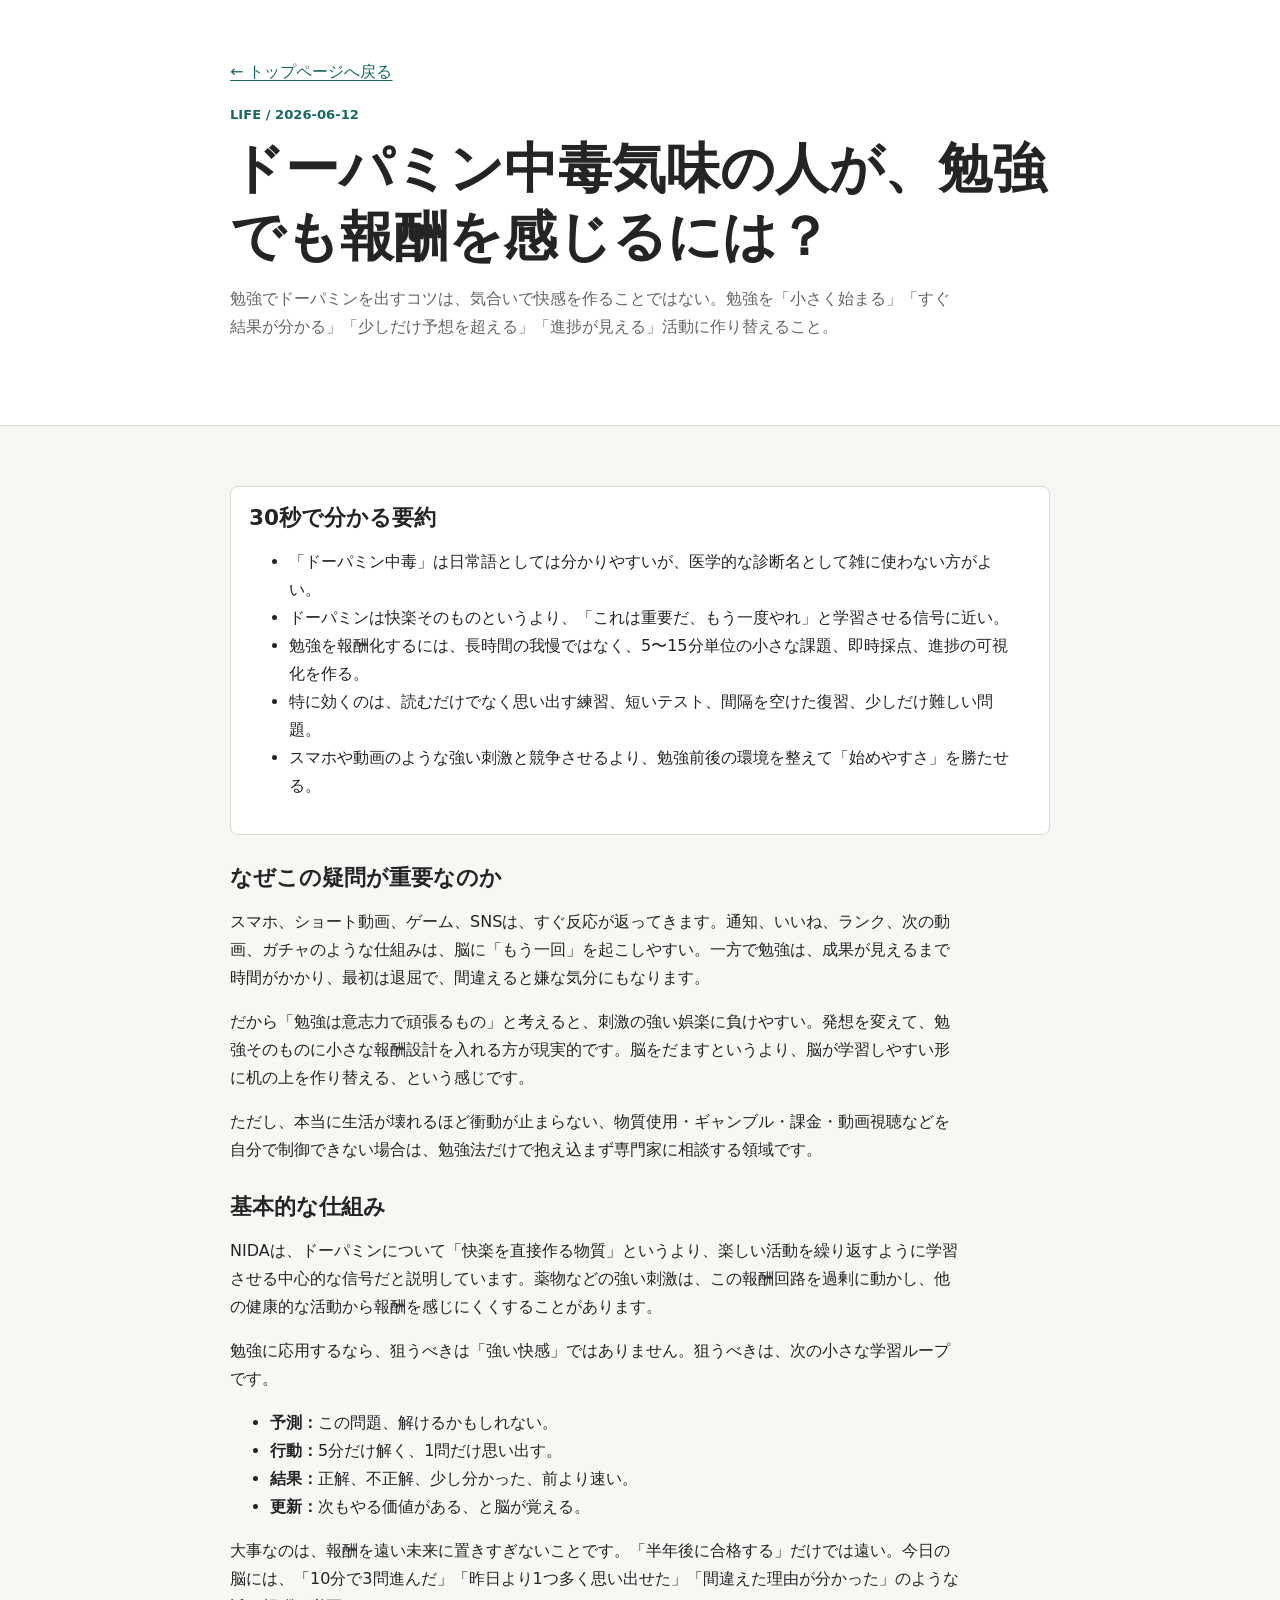
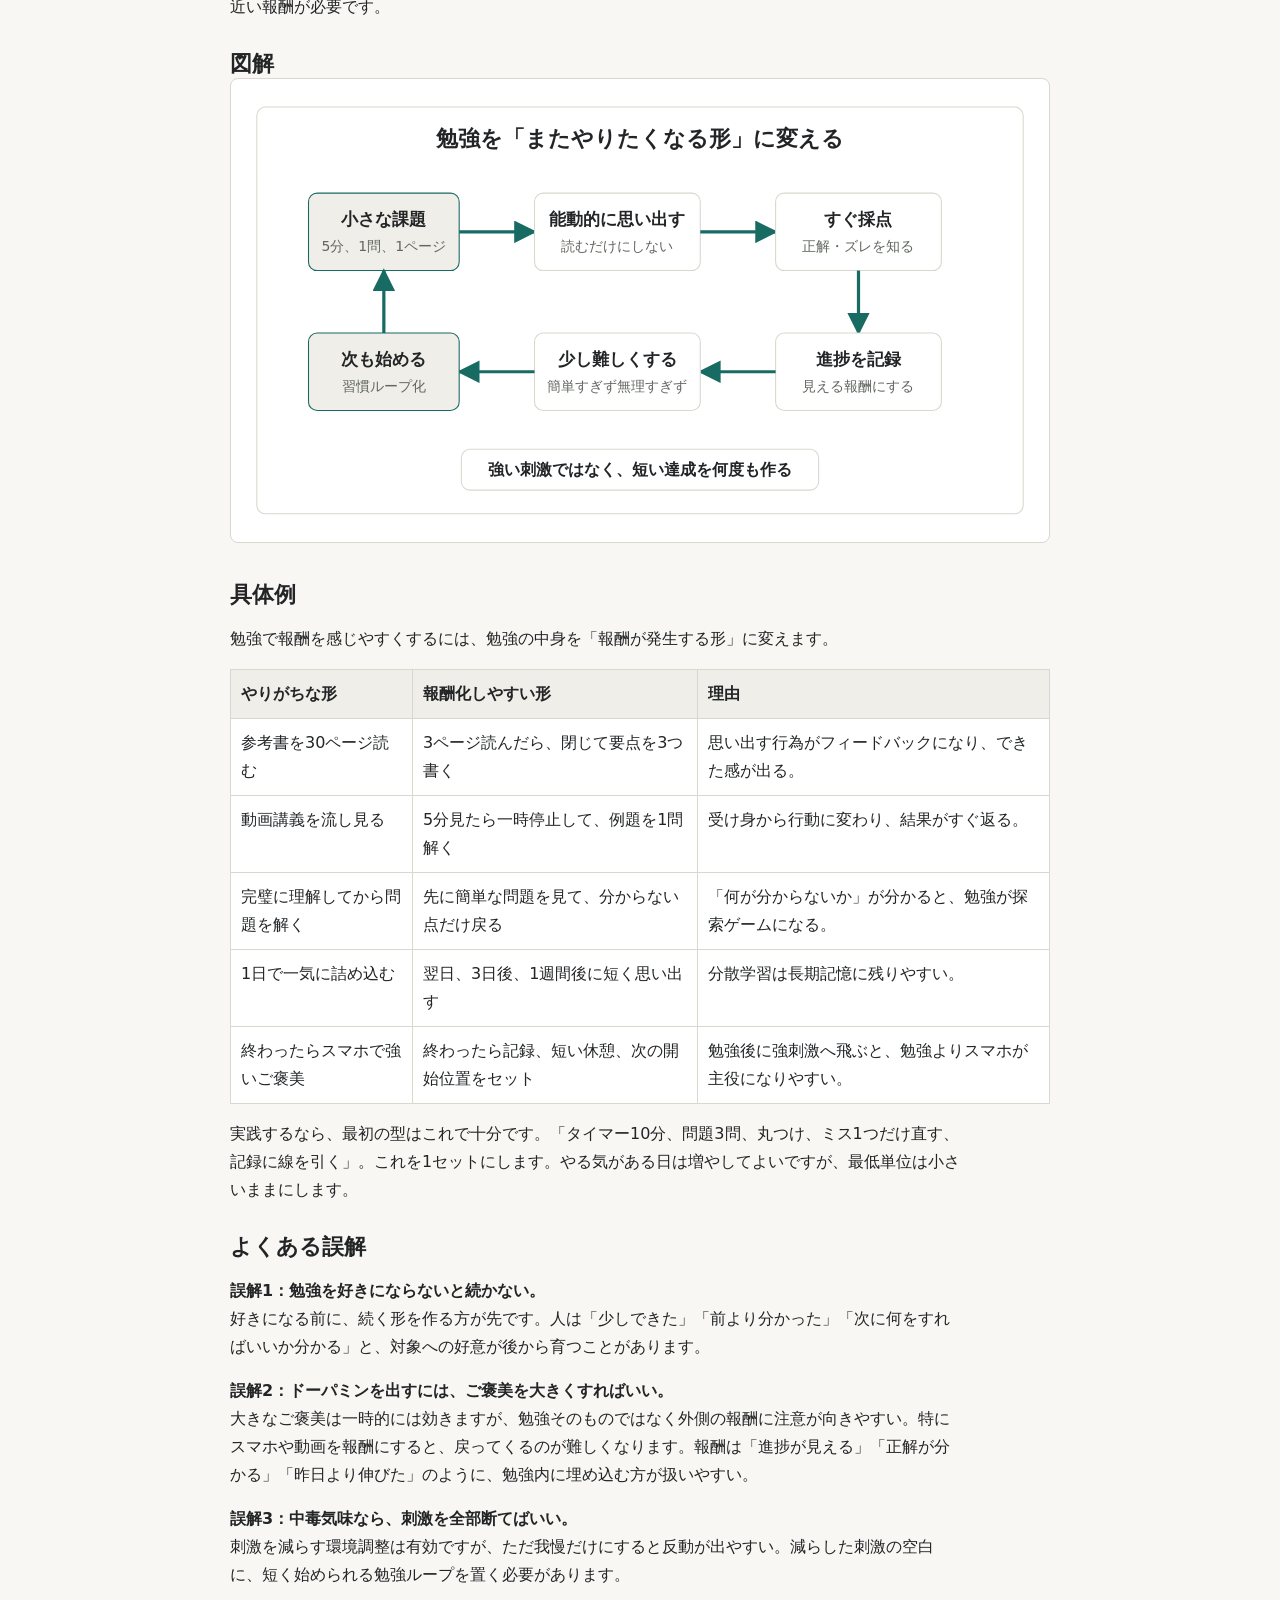
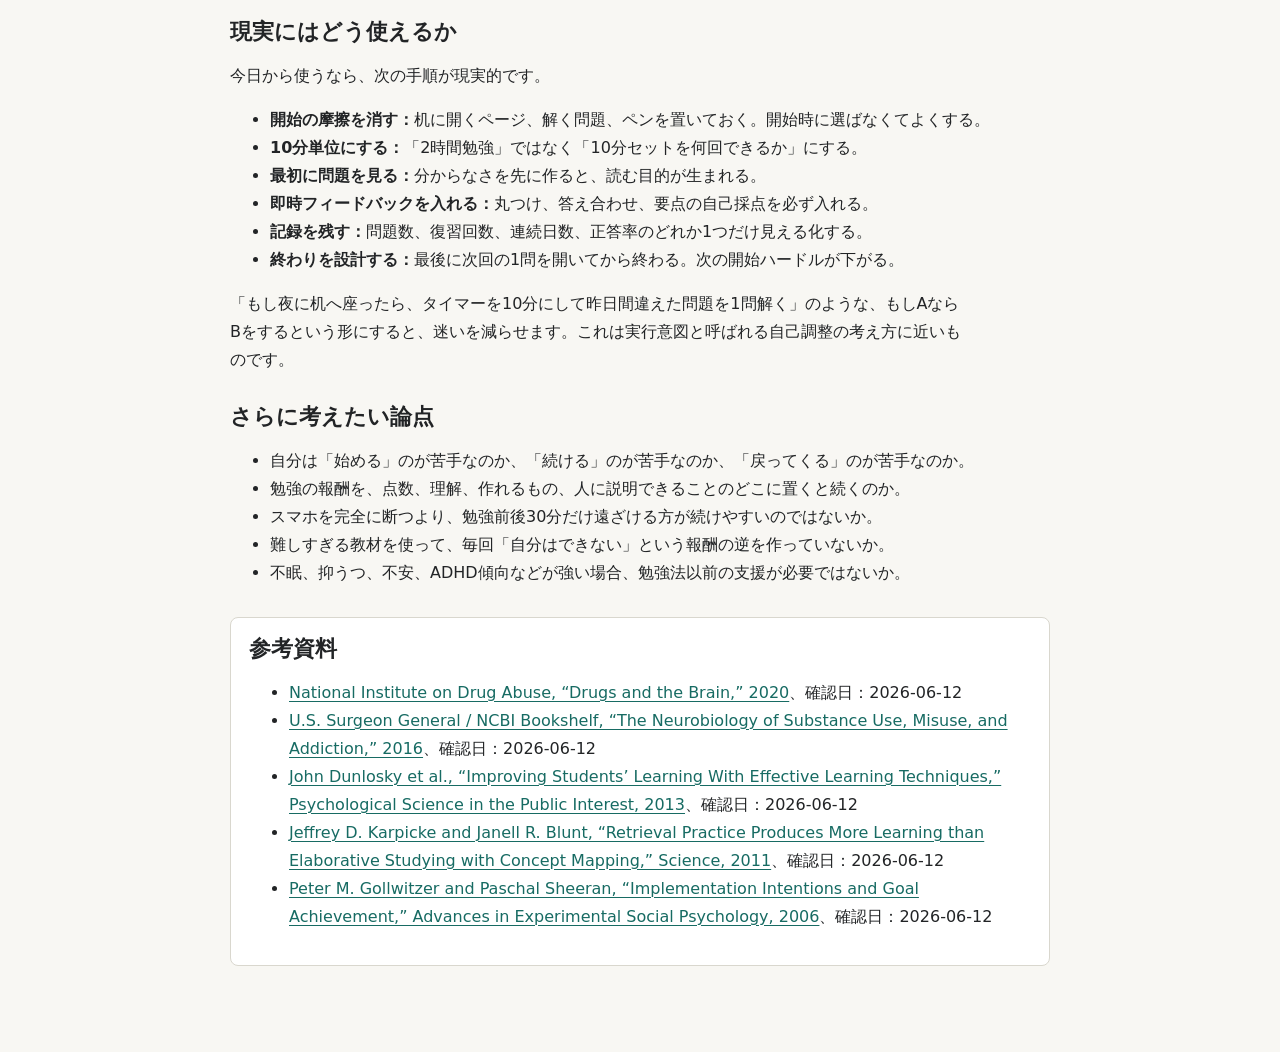
<file: life/make-study-rewarding-for-dopamine-seekers.html>
<!doctype html>
<html lang="ja">
<head>
  <meta charset="utf-8">
  <meta name="viewport" content="width=device-width, initial-scale=1">
  <meta name="color-scheme" content="light dark">
  <title>ドーパミン中毒気味の人が、勉強でも報酬を感じるには？ | Knowledge Notes</title>
  <meta name="description" content="ドーパミンを無理に出そうとするのではなく、勉強に小さな達成、予測誤差、即時フィードバックを組み込む方法を整理する。">
  <link rel="stylesheet" href="../styles/site.css">
</head>
<body class="article-page">
  <header class="article-header">
    <div class="article-body">
      <a class="back-link" href="../index.html">← トップページへ戻る</a>
      <p class="eyebrow">Life / 2026-06-12</p>
      <h1>ドーパミン中毒気味の人が、勉強でも報酬を感じるには？</h1>
      <p class="lead">勉強でドーパミンを出すコツは、気合いで快感を作ることではない。勉強を「小さく始まる」「すぐ結果が分かる」「少しだけ予想を超える」「進捗が見える」活動に作り替えること。</p>
    </div>
  </header>

  <main class="article-body">
    <section class="summary-box">
      <h2>30秒で分かる要約</h2>
      <ul>
        <li>「ドーパミン中毒」は日常語としては分かりやすいが、医学的な診断名として雑に使わない方がよい。</li>
        <li>ドーパミンは快楽そのものというより、「これは重要だ、もう一度やれ」と学習させる信号に近い。</li>
        <li>勉強を報酬化するには、長時間の我慢ではなく、5〜15分単位の小さな課題、即時採点、進捗の可視化を作る。</li>
        <li>特に効くのは、読むだけでなく思い出す練習、短いテスト、間隔を空けた復習、少しだけ難しい問題。</li>
        <li>スマホや動画のような強い刺激と競争させるより、勉強前後の環境を整えて「始めやすさ」を勝たせる。</li>
      </ul>
    </section>

    <section>
      <h2>なぜこの疑問が重要なのか</h2>
      <p>スマホ、ショート動画、ゲーム、SNSは、すぐ反応が返ってきます。通知、いいね、ランク、次の動画、ガチャのような仕組みは、脳に「もう一回」を起こしやすい。一方で勉強は、成果が見えるまで時間がかかり、最初は退屈で、間違えると嫌な気分にもなります。</p>
      <p>だから「勉強は意志力で頑張るもの」と考えると、刺激の強い娯楽に負けやすい。発想を変えて、勉強そのものに小さな報酬設計を入れる方が現実的です。脳をだますというより、脳が学習しやすい形に机の上を作り替える、という感じです。</p>
      <p>ただし、本当に生活が壊れるほど衝動が止まらない、物質使用・ギャンブル・課金・動画視聴などを自分で制御できない場合は、勉強法だけで抱え込まず専門家に相談する領域です。</p>
    </section>

    <section>
      <h2>基本的な仕組み</h2>
      <p>NIDAは、ドーパミンについて「快楽を直接作る物質」というより、楽しい活動を繰り返すように学習させる中心的な信号だと説明しています。薬物などの強い刺激は、この報酬回路を過剰に動かし、他の健康的な活動から報酬を感じにくくすることがあります。</p>
      <p>勉強に応用するなら、狙うべきは「強い快感」ではありません。狙うべきは、次の小さな学習ループです。</p>
      <ul>
        <li><strong>予測：</strong>この問題、解けるかもしれない。</li>
        <li><strong>行動：</strong>5分だけ解く、1問だけ思い出す。</li>
        <li><strong>結果：</strong>正解、不正解、少し分かった、前より速い。</li>
        <li><strong>更新：</strong>次もやる価値がある、と脳が覚える。</li>
      </ul>
      <p>大事なのは、報酬を遠い未来に置きすぎないことです。「半年後に合格する」だけでは遠い。今日の脳には、「10分で3問進んだ」「昨日より1つ多く思い出せた」「間違えた理由が分かった」のような近い報酬が必要です。</p>
    </section>

    <section>
      <h2>図解</h2>
      <svg class="diagram" viewBox="0 0 760 430" role="img" aria-labelledby="diagram-title diagram-desc">
        <title id="diagram-title">勉強で報酬を感じる小さなループ</title>
        <desc id="diagram-desc">勉強を小さな課題、即時フィードバック、進捗記録、次の課題へつなげることで報酬化する流れを示す図。</desc>
        <defs>
          <marker id="arrow-study" viewBox="0 0 10 10" refX="9" refY="5" markerWidth="7" markerHeight="7" orient="auto-start-reverse">
            <path d="M 0 0 L 10 5 L 0 10 z" fill="#176b63"></path>
          </marker>
        </defs>

        <rect x="24" y="26" width="712" height="378" rx="8" fill="none" stroke="#d9d7ce"></rect>
        <text x="380" y="62" text-anchor="middle" font-size="20" font-weight="700" fill="#222426">勉強を「またやりたくなる形」に変える</text>

        <rect x="72" y="106" width="140" height="72" rx="8" fill="#efeee8" stroke="#176b63"></rect>
        <text x="142" y="136" text-anchor="middle" font-size="16" font-weight="700" fill="#222426">小さな課題</text>
        <text x="142" y="160" text-anchor="middle" font-size="13" fill="#626760">5分、1問、1ページ</text>

        <line x1="212" y1="142" x2="282" y2="142" stroke="#176b63" stroke-width="3" marker-end="url(#arrow-study)"></line>
        <rect x="282" y="106" width="154" height="72" rx="8" fill="#ffffff" stroke="#d9d7ce"></rect>
        <text x="359" y="136" text-anchor="middle" font-size="16" font-weight="700" fill="#222426">能動的に思い出す</text>
        <text x="359" y="160" text-anchor="middle" font-size="13" fill="#626760">読むだけにしない</text>

        <line x1="436" y1="142" x2="506" y2="142" stroke="#176b63" stroke-width="3" marker-end="url(#arrow-study)"></line>
        <rect x="506" y="106" width="154" height="72" rx="8" fill="#ffffff" stroke="#d9d7ce"></rect>
        <text x="583" y="136" text-anchor="middle" font-size="16" font-weight="700" fill="#222426">すぐ採点</text>
        <text x="583" y="160" text-anchor="middle" font-size="13" fill="#626760">正解・ズレを知る</text>

        <line x1="583" y1="178" x2="583" y2="236" stroke="#176b63" stroke-width="3" marker-end="url(#arrow-study)"></line>
        <rect x="506" y="236" width="154" height="72" rx="8" fill="#ffffff" stroke="#d9d7ce"></rect>
        <text x="583" y="266" text-anchor="middle" font-size="16" font-weight="700" fill="#222426">進捗を記録</text>
        <text x="583" y="290" text-anchor="middle" font-size="13" fill="#626760">見える報酬にする</text>

        <line x1="506" y1="272" x2="436" y2="272" stroke="#176b63" stroke-width="3" marker-end="url(#arrow-study)"></line>
        <rect x="282" y="236" width="154" height="72" rx="8" fill="#ffffff" stroke="#d9d7ce"></rect>
        <text x="359" y="266" text-anchor="middle" font-size="16" font-weight="700" fill="#222426">少し難しくする</text>
        <text x="359" y="290" text-anchor="middle" font-size="13" fill="#626760">簡単すぎず無理すぎず</text>

        <line x1="282" y1="272" x2="212" y2="272" stroke="#176b63" stroke-width="3" marker-end="url(#arrow-study)"></line>
        <rect x="72" y="236" width="140" height="72" rx="8" fill="#efeee8" stroke="#176b63"></rect>
        <text x="142" y="266" text-anchor="middle" font-size="16" font-weight="700" fill="#222426">次も始める</text>
        <text x="142" y="290" text-anchor="middle" font-size="13" fill="#626760">習慣ループ化</text>

        <line x1="142" y1="236" x2="142" y2="178" stroke="#176b63" stroke-width="3" marker-end="url(#arrow-study)"></line>

        <rect x="214" y="344" width="332" height="38" rx="8" fill="#ffffff" stroke="#d9d7ce"></rect>
        <text x="380" y="368" text-anchor="middle" font-size="15" font-weight="700" fill="#222426">強い刺激ではなく、短い達成を何度も作る</text>
      </svg>
    </section>

    <section>
      <h2>具体例</h2>
      <p>勉強で報酬を感じやすくするには、勉強の中身を「報酬が発生する形」に変えます。</p>
      <div class="table-wrap">
        <table>
          <thead>
            <tr>
              <th>やりがちな形</th>
              <th>報酬化しやすい形</th>
              <th>理由</th>
            </tr>
          </thead>
          <tbody>
            <tr>
              <td>参考書を30ページ読む</td>
              <td>3ページ読んだら、閉じて要点を3つ書く</td>
              <td>思い出す行為がフィードバックになり、できた感が出る。</td>
            </tr>
            <tr>
              <td>動画講義を流し見る</td>
              <td>5分見たら一時停止して、例題を1問解く</td>
              <td>受け身から行動に変わり、結果がすぐ返る。</td>
            </tr>
            <tr>
              <td>完璧に理解してから問題を解く</td>
              <td>先に簡単な問題を見て、分からない点だけ戻る</td>
              <td>「何が分からないか」が分かると、勉強が探索ゲームになる。</td>
            </tr>
            <tr>
              <td>1日で一気に詰め込む</td>
              <td>翌日、3日後、1週間後に短く思い出す</td>
              <td>分散学習は長期記憶に残りやすい。</td>
            </tr>
            <tr>
              <td>終わったらスマホで強いご褒美</td>
              <td>終わったら記録、短い休憩、次の開始位置をセット</td>
              <td>勉強後に強刺激へ飛ぶと、勉強よりスマホが主役になりやすい。</td>
            </tr>
          </tbody>
        </table>
      </div>
      <p>実践するなら、最初の型はこれで十分です。「タイマー10分、問題3問、丸つけ、ミス1つだけ直す、記録に線を引く」。これを1セットにします。やる気がある日は増やしてよいですが、最低単位は小さいままにします。</p>
    </section>

    <section>
      <h2>よくある誤解</h2>
      <p><strong>誤解1：勉強を好きにならないと続かない。</strong><br>好きになる前に、続く形を作る方が先です。人は「少しできた」「前より分かった」「次に何をすればいいか分かる」と、対象への好意が後から育つことがあります。</p>
      <p><strong>誤解2：ドーパミンを出すには、ご褒美を大きくすればいい。</strong><br>大きなご褒美は一時的には効きますが、勉強そのものではなく外側の報酬に注意が向きやすい。特にスマホや動画を報酬にすると、戻ってくるのが難しくなります。報酬は「進捗が見える」「正解が分かる」「昨日より伸びた」のように、勉強内に埋め込む方が扱いやすい。</p>
      <p><strong>誤解3：中毒気味なら、刺激を全部断てばいい。</strong><br>刺激を減らす環境調整は有効ですが、ただ我慢だけにすると反動が出やすい。減らした刺激の空白に、短く始められる勉強ループを置く必要があります。</p>
    </section>

    <section>
      <h2>現実にはどう使えるか</h2>
      <p>今日から使うなら、次の手順が現実的です。</p>
      <ul>
        <li><strong>開始の摩擦を消す：</strong>机に開くページ、解く問題、ペンを置いておく。開始時に選ばなくてよくする。</li>
        <li><strong>10分単位にする：</strong>「2時間勉強」ではなく「10分セットを何回できるか」にする。</li>
        <li><strong>最初に問題を見る：</strong>分からなさを先に作ると、読む目的が生まれる。</li>
        <li><strong>即時フィードバックを入れる：</strong>丸つけ、答え合わせ、要点の自己採点を必ず入れる。</li>
        <li><strong>記録を残す：</strong>問題数、復習回数、連続日数、正答率のどれか1つだけ見える化する。</li>
        <li><strong>終わりを設計する：</strong>最後に次回の1問を開いてから終わる。次の開始ハードルが下がる。</li>
      </ul>
      <p>「もし夜に机へ座ったら、タイマーを10分にして昨日間違えた問題を1問解く」のような、もしAならBをするという形にすると、迷いを減らせます。これは実行意図と呼ばれる自己調整の考え方に近いものです。</p>
    </section>

    <section>
      <h2>さらに考えたい論点</h2>
      <ul>
        <li>自分は「始める」のが苦手なのか、「続ける」のが苦手なのか、「戻ってくる」のが苦手なのか。</li>
        <li>勉強の報酬を、点数、理解、作れるもの、人に説明できることのどこに置くと続くのか。</li>
        <li>スマホを完全に断つより、勉強前後30分だけ遠ざける方が続けやすいのではないか。</li>
        <li>難しすぎる教材を使って、毎回「自分はできない」という報酬の逆を作っていないか。</li>
        <li>不眠、抑うつ、不安、ADHD傾向などが強い場合、勉強法以前の支援が必要ではないか。</li>
      </ul>
    </section>

    <section class="note-box">
      <h2>参考資料</h2>
      <ul>
        <li><a href="https://nida.nih.gov/publications/drugs-brains-behavior-science-addiction/drugs-brain">National Institute on Drug Abuse, “Drugs and the Brain,” 2020</a>、確認日：2026-06-12</li>
        <li><a href="https://www.ncbi.nlm.nih.gov/books/NBK424849/">U.S. Surgeon General / NCBI Bookshelf, “The Neurobiology of Substance Use, Misuse, and Addiction,” 2016</a>、確認日：2026-06-12</li>
        <li><a href="https://journals.sagepub.com/doi/10.1177/1529100612453266">John Dunlosky et al., “Improving Students’ Learning With Effective Learning Techniques,” Psychological Science in the Public Interest, 2013</a>、確認日：2026-06-12</li>
        <li><a href="https://www.science.org/doi/10.1126/science.1199327">Jeffrey D. Karpicke and Janell R. Blunt, “Retrieval Practice Produces More Learning than Elaborative Studying with Concept Mapping,” Science, 2011</a>、確認日：2026-06-12</li>
        <li><a href="https://doi.org/10.1016/S0065-2601(06)38002-1">Peter M. Gollwitzer and Paschal Sheeran, “Implementation Intentions and Goal Achievement,” Advances in Experimental Social Psychology, 2006</a>、確認日：2026-06-12</li>
      </ul>
    </section>
  </main>
</body>
</html>
</file>
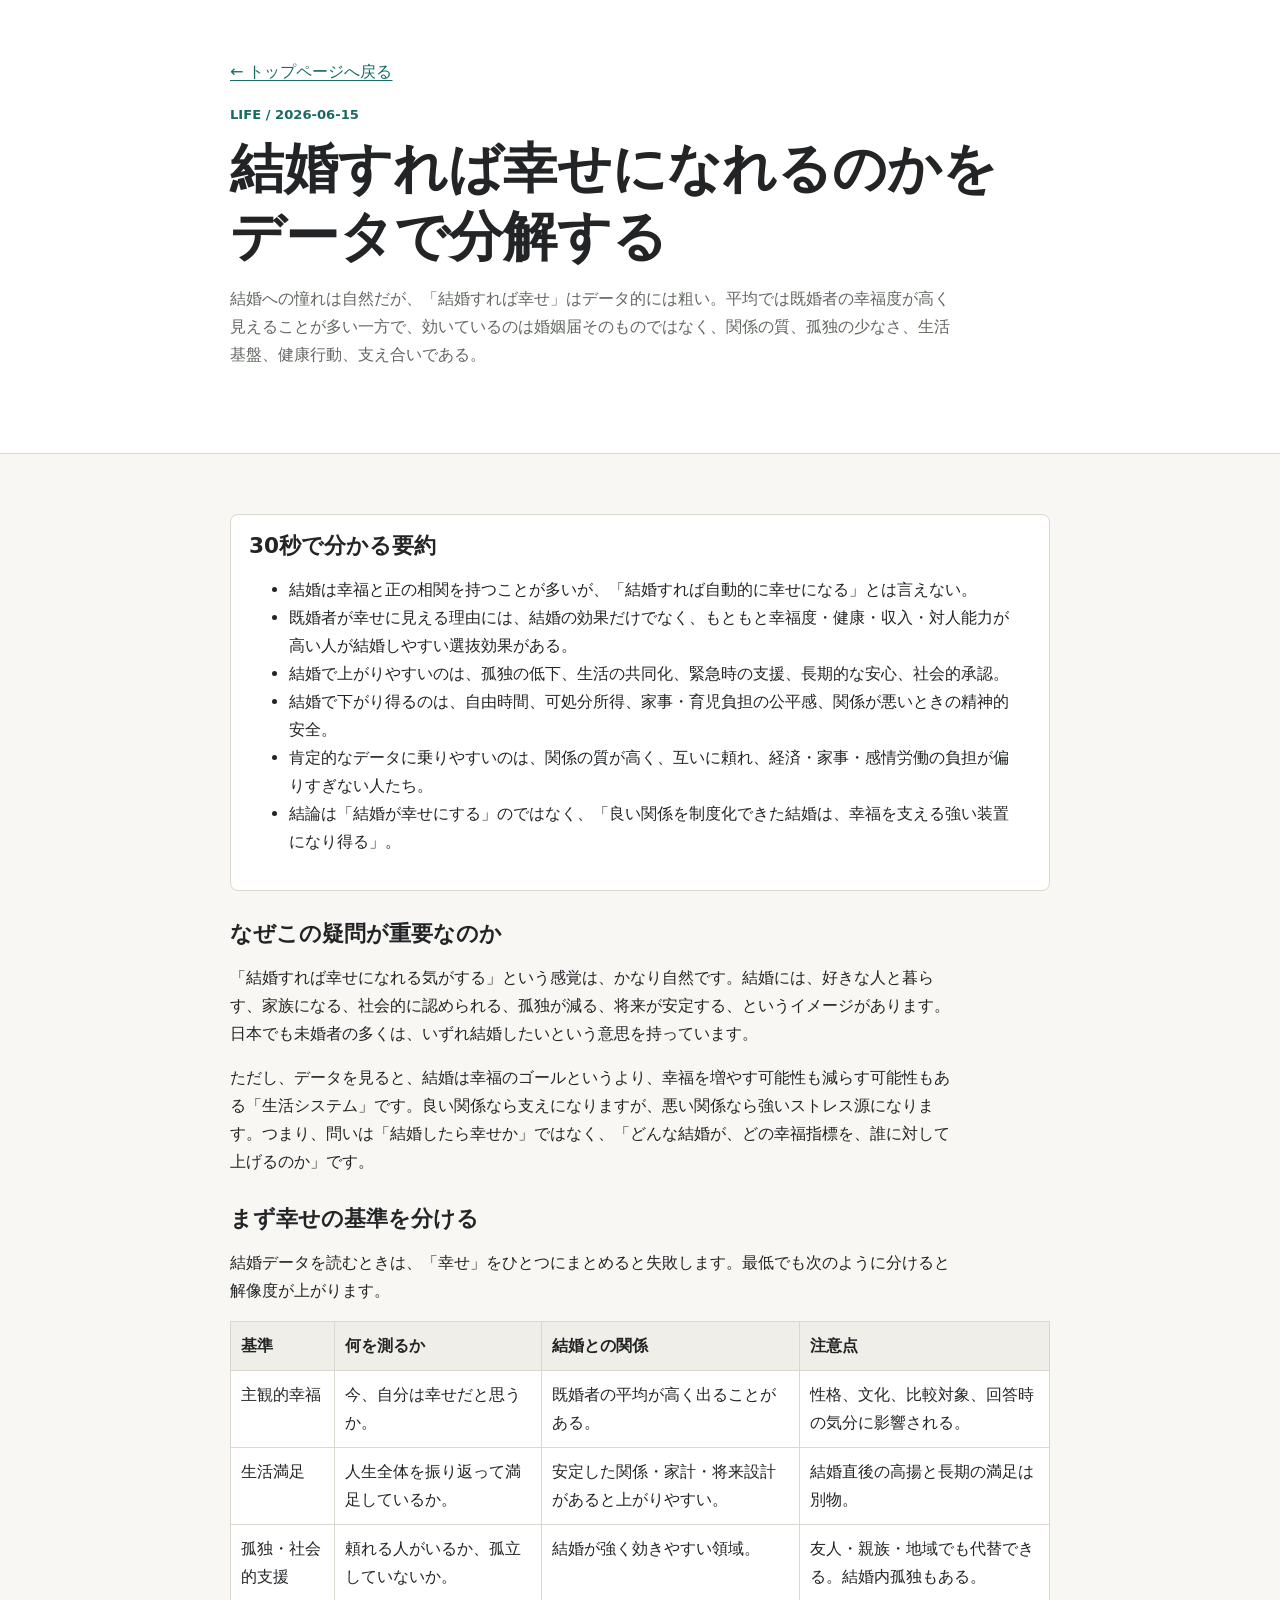
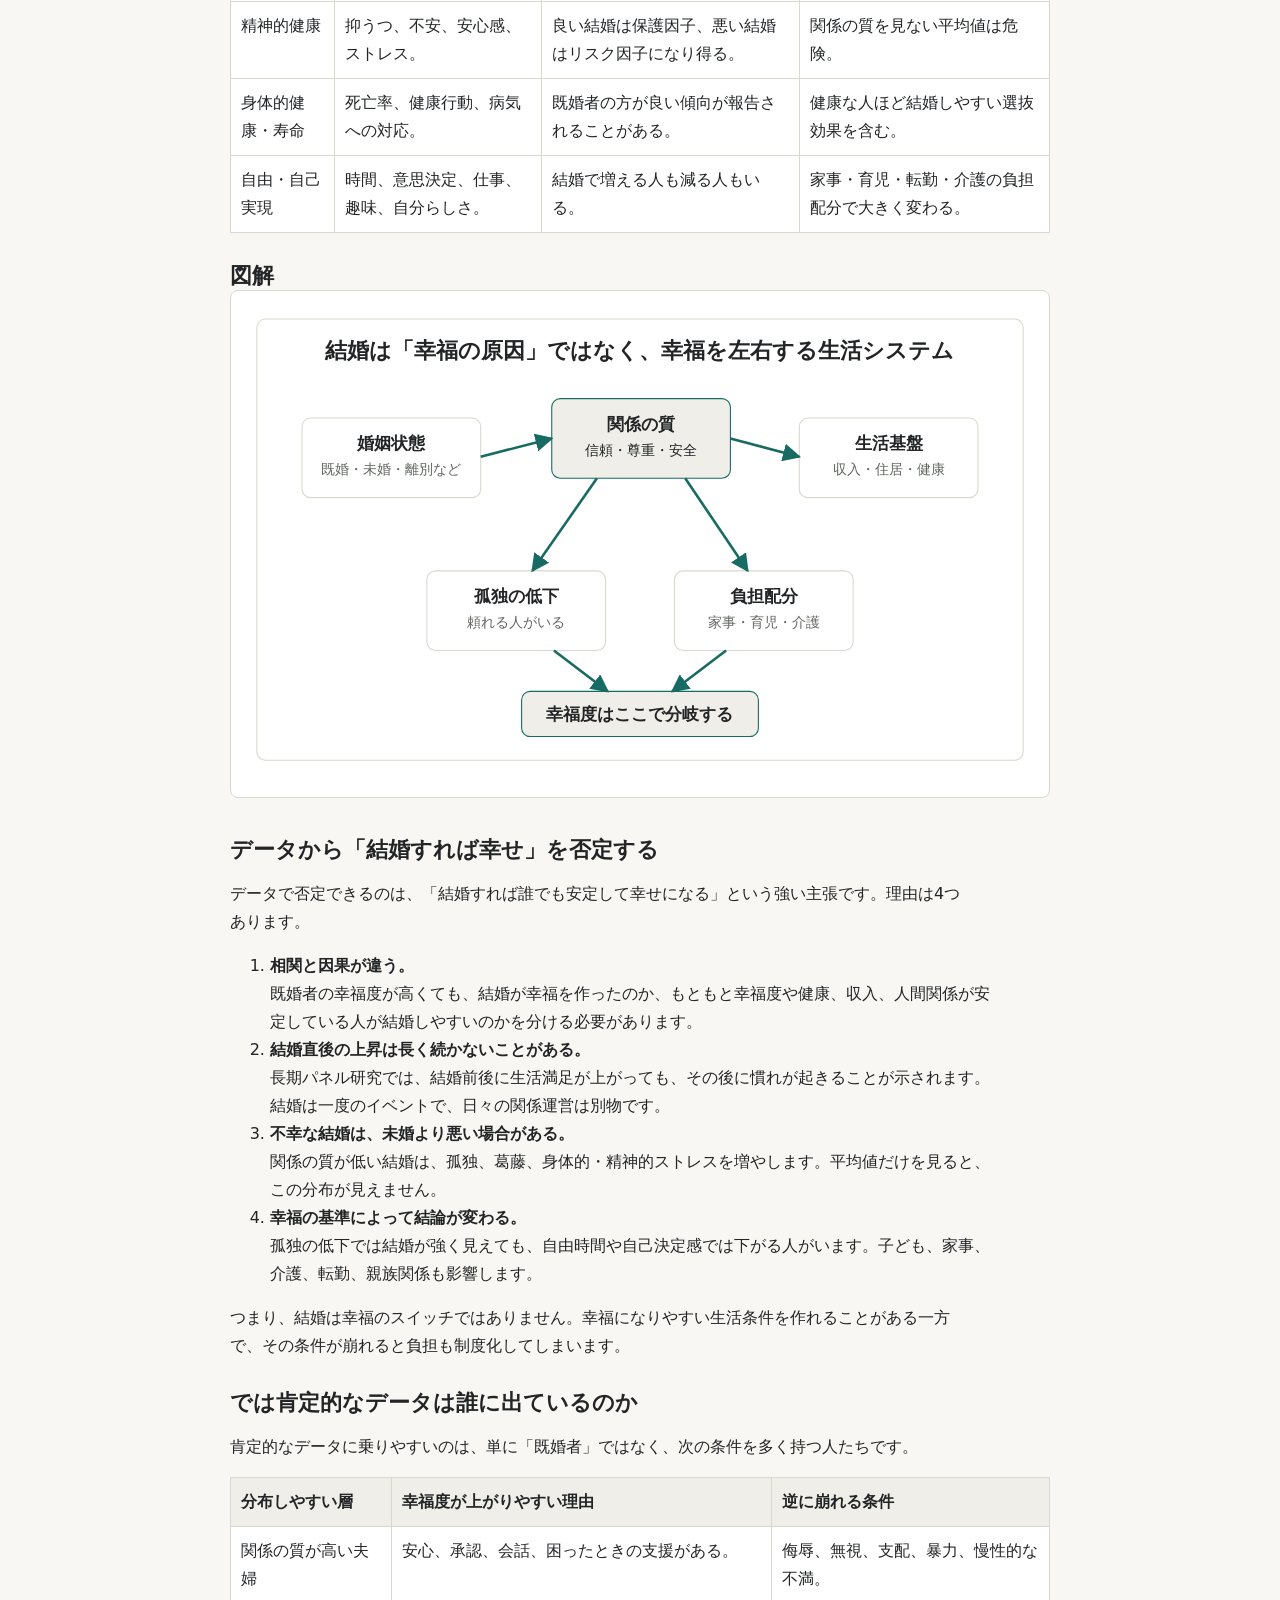
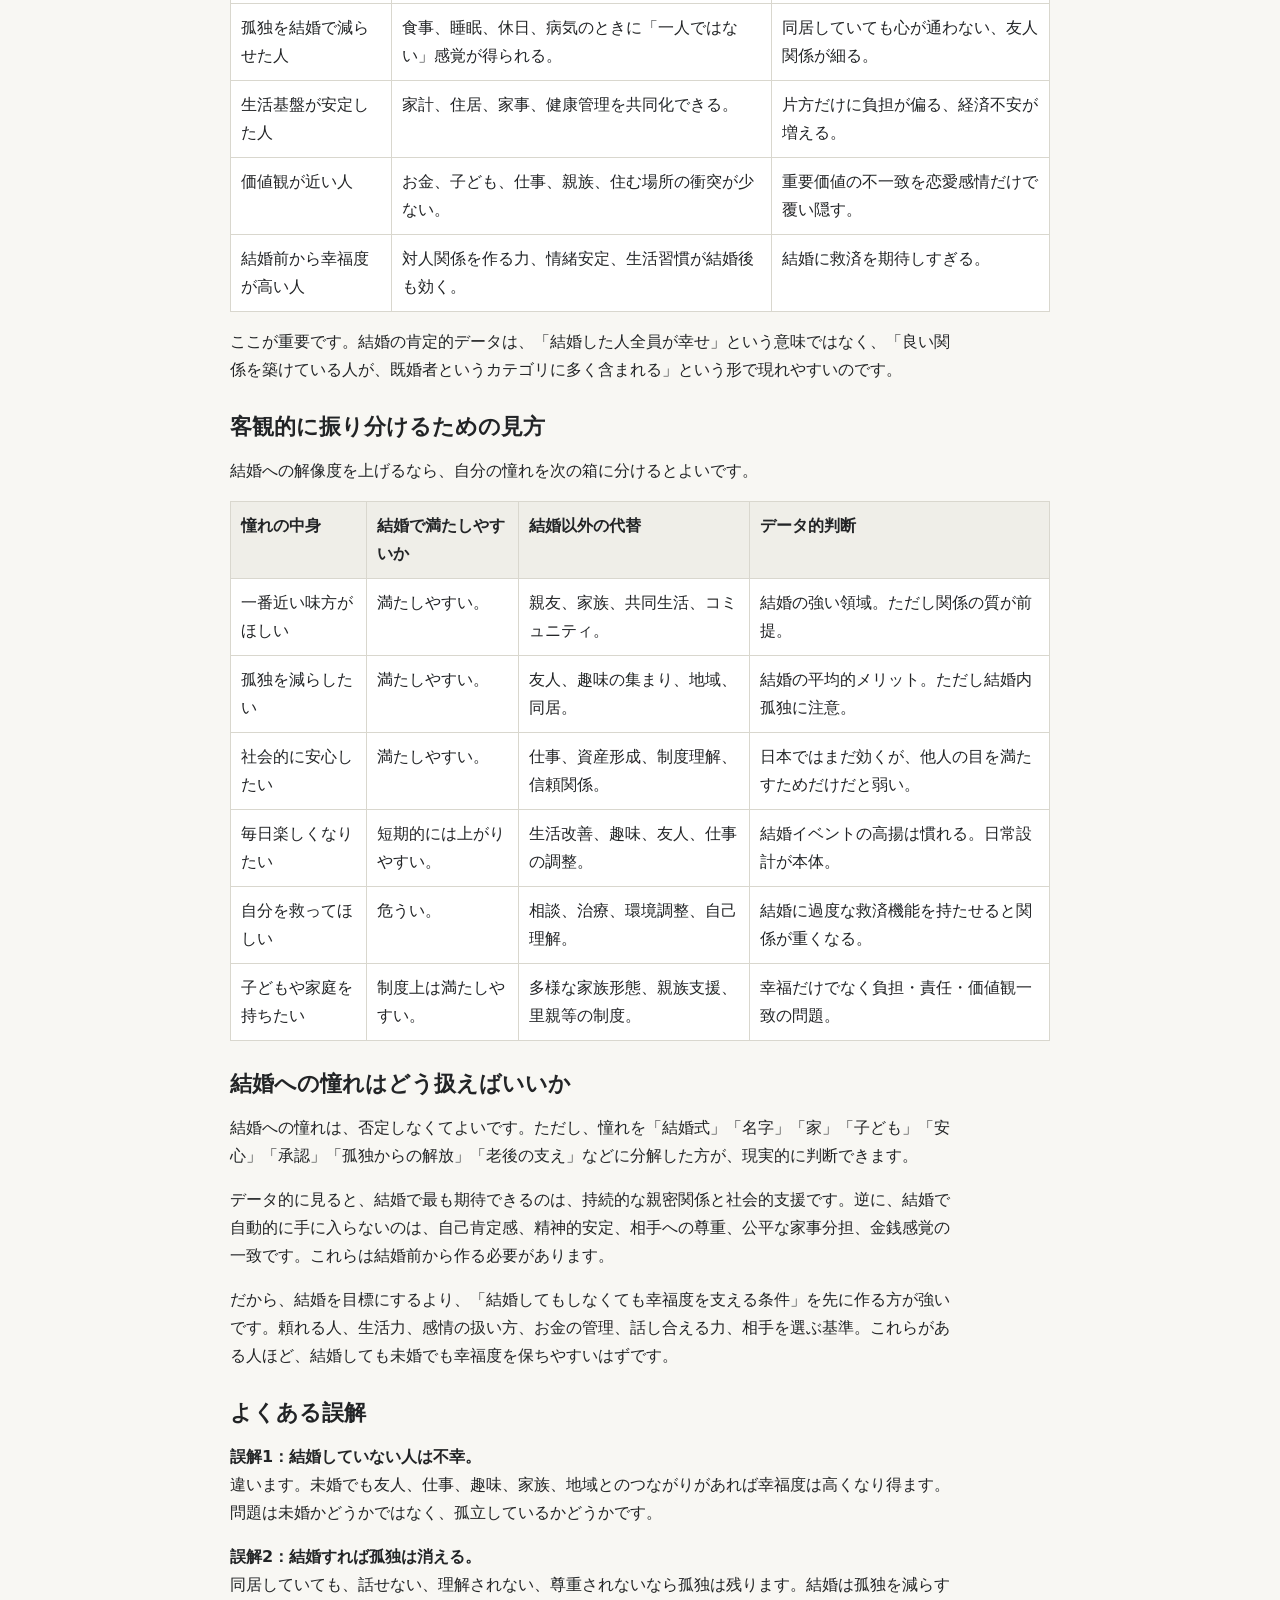
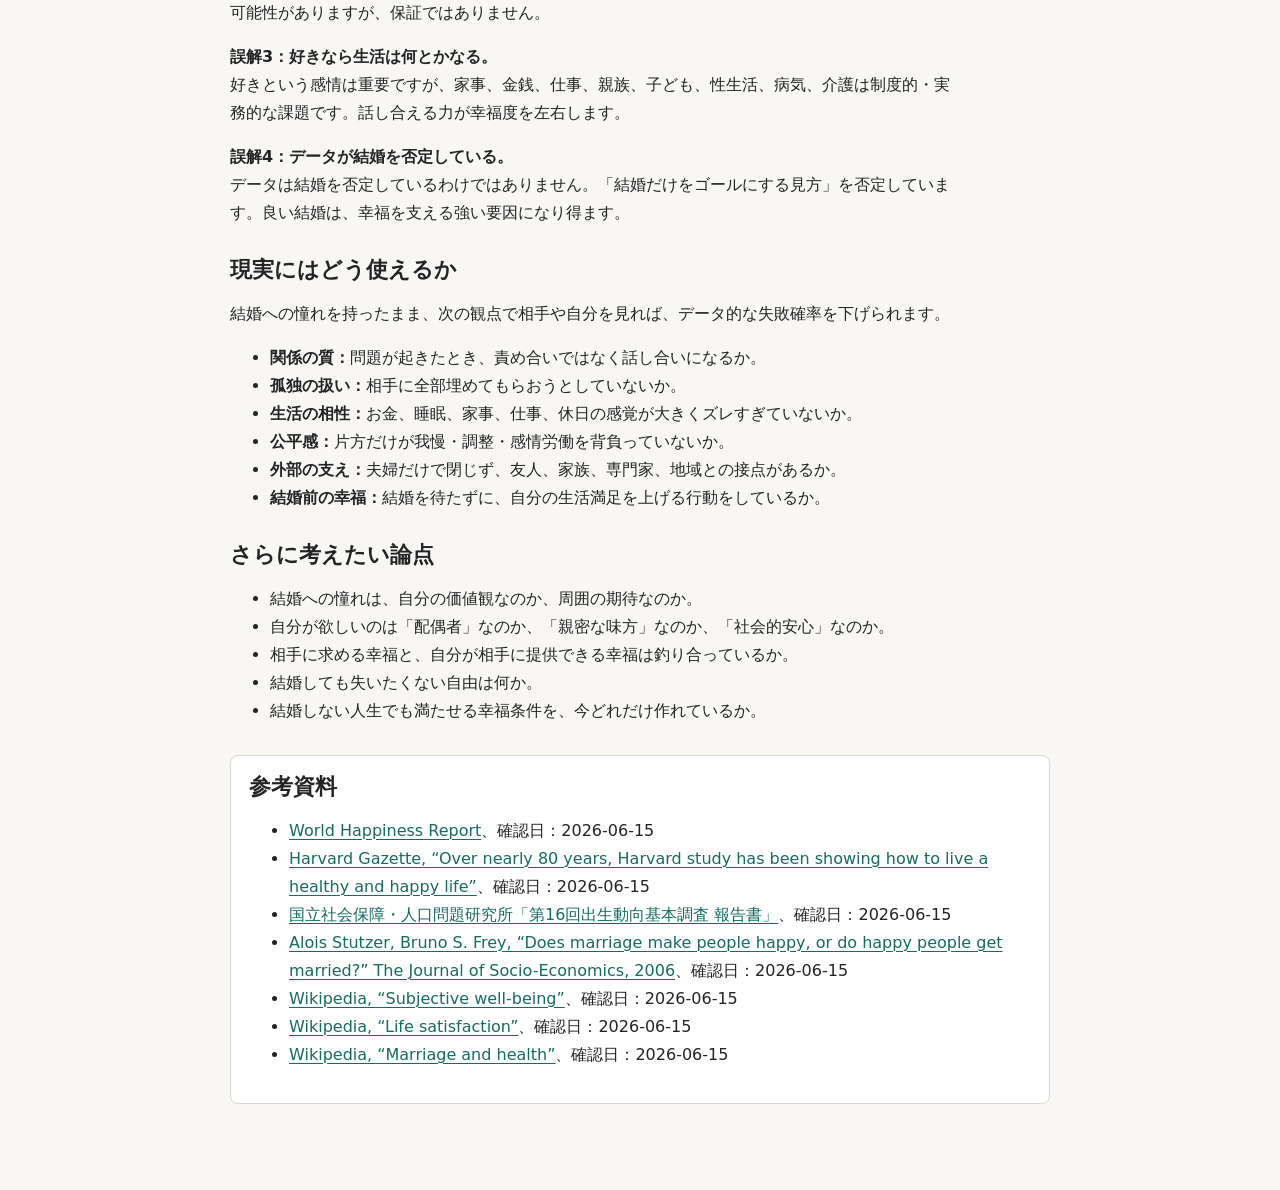
<file: life/marriage-happiness-data-resolution.html>
<!doctype html>
<html lang="ja">
<head>
  <meta charset="utf-8">
  <meta name="viewport" content="width=device-width, initial-scale=1">
  <meta name="color-scheme" content="light dark">
  <title>結婚すれば幸せになれるのかをデータで分解する | Knowledge Notes</title>
  <meta name="description" content="結婚と幸福の関係を、主観的幸福、生活満足、孤独、健康、経済安定、関係の質に分けて、データの読み方から整理する。">
  <link rel="stylesheet" href="../styles/site.css">
</head>
<body class="article-page">
  <header class="article-header">
    <div class="article-body">
      <a class="back-link" href="../index.html">← トップページへ戻る</a>
      <p class="eyebrow">Life / 2026-06-15</p>
      <h1>結婚すれば幸せになれるのかをデータで分解する</h1>
      <p class="lead">結婚への憧れは自然だが、「結婚すれば幸せ」はデータ的には粗い。平均では既婚者の幸福度が高く見えることが多い一方で、効いているのは婚姻届そのものではなく、関係の質、孤独の少なさ、生活基盤、健康行動、支え合いである。</p>
    </div>
  </header>

  <main class="article-body">
    <section class="summary-box">
      <h2>30秒で分かる要約</h2>
      <ul>
        <li>結婚は幸福と正の相関を持つことが多いが、「結婚すれば自動的に幸せになる」とは言えない。</li>
        <li>既婚者が幸せに見える理由には、結婚の効果だけでなく、もともと幸福度・健康・収入・対人能力が高い人が結婚しやすい選抜効果がある。</li>
        <li>結婚で上がりやすいのは、孤独の低下、生活の共同化、緊急時の支援、長期的な安心、社会的承認。</li>
        <li>結婚で下がり得るのは、自由時間、可処分所得、家事・育児負担の公平感、関係が悪いときの精神的安全。</li>
        <li>肯定的なデータに乗りやすいのは、関係の質が高く、互いに頼れ、経済・家事・感情労働の負担が偏りすぎない人たち。</li>
        <li>結論は「結婚が幸せにする」のではなく、「良い関係を制度化できた結婚は、幸福を支える強い装置になり得る」。</li>
      </ul>
    </section>

    <section>
      <h2>なぜこの疑問が重要なのか</h2>
      <p>「結婚すれば幸せになれる気がする」という感覚は、かなり自然です。結婚には、好きな人と暮らす、家族になる、社会的に認められる、孤独が減る、将来が安定する、というイメージがあります。日本でも未婚者の多くは、いずれ結婚したいという意思を持っています。</p>
      <p>ただし、データを見ると、結婚は幸福のゴールというより、幸福を増やす可能性も減らす可能性もある「生活システム」です。良い関係なら支えになりますが、悪い関係なら強いストレス源になります。つまり、問いは「結婚したら幸せか」ではなく、「どんな結婚が、どの幸福指標を、誰に対して上げるのか」です。</p>
    </section>

    <section>
      <h2>まず幸せの基準を分ける</h2>
      <p>結婚データを読むときは、「幸せ」をひとつにまとめると失敗します。最低でも次のように分けると解像度が上がります。</p>
      <div class="table-wrap">
        <table>
          <thead>
            <tr>
              <th>基準</th>
              <th>何を測るか</th>
              <th>結婚との関係</th>
              <th>注意点</th>
            </tr>
          </thead>
          <tbody>
            <tr>
              <td>主観的幸福</td>
              <td>今、自分は幸せだと思うか。</td>
              <td>既婚者の平均が高く出ることがある。</td>
              <td>性格、文化、比較対象、回答時の気分に影響される。</td>
            </tr>
            <tr>
              <td>生活満足</td>
              <td>人生全体を振り返って満足しているか。</td>
              <td>安定した関係・家計・将来設計があると上がりやすい。</td>
              <td>結婚直後の高揚と長期の満足は別物。</td>
            </tr>
            <tr>
              <td>孤独・社会的支援</td>
              <td>頼れる人がいるか、孤立していないか。</td>
              <td>結婚が強く効きやすい領域。</td>
              <td>友人・親族・地域でも代替できる。結婚内孤独もある。</td>
            </tr>
            <tr>
              <td>精神的健康</td>
              <td>抑うつ、不安、安心感、ストレス。</td>
              <td>良い結婚は保護因子、悪い結婚はリスク因子になり得る。</td>
              <td>関係の質を見ない平均値は危険。</td>
            </tr>
            <tr>
              <td>身体的健康・寿命</td>
              <td>死亡率、健康行動、病気への対応。</td>
              <td>既婚者の方が良い傾向が報告されることがある。</td>
              <td>健康な人ほど結婚しやすい選抜効果を含む。</td>
            </tr>
            <tr>
              <td>自由・自己実現</td>
              <td>時間、意思決定、仕事、趣味、自分らしさ。</td>
              <td>結婚で増える人も減る人もいる。</td>
              <td>家事・育児・転勤・介護の負担配分で大きく変わる。</td>
            </tr>
          </tbody>
        </table>
      </div>
    </section>

    <section>
      <h2>図解</h2>
      <svg class="diagram" viewBox="0 0 760 470" role="img" aria-labelledby="diagram-title diagram-desc">
        <title id="diagram-title">結婚と幸福のデータを分解する図</title>
        <desc id="diagram-desc">結婚そのものではなく、関係の質、孤独の低下、生活基盤、負担配分が幸福指標に影響することを示す図。</desc>
        <defs>
          <marker id="arrow-marriage" viewBox="0 0 10 10" refX="9" refY="5" markerWidth="7" markerHeight="7" orient="auto-start-reverse">
            <path d="M 0 0 L 10 5 L 0 10 z" fill="#176b63"></path>
          </marker>
        </defs>

        <rect x="24" y="26" width="712" height="410" rx="8" fill="none" stroke="#d9d7ce"></rect>
        <text x="380" y="62" text-anchor="middle" font-size="20" font-weight="700" fill="#222426">結婚は「幸福の原因」ではなく、幸福を左右する生活システム</text>

        <rect x="66" y="118" width="166" height="74" rx="8" fill="#ffffff" stroke="#d9d7ce"></rect>
        <text x="149" y="147" text-anchor="middle" font-size="16" font-weight="700" fill="#222426">婚姻状態</text>
        <text x="149" y="170" text-anchor="middle" font-size="13" fill="#626760">既婚・未婚・離別など</text>

        <rect x="298" y="100" width="166" height="74" rx="8" fill="#efeee8" stroke="#176b63"></rect>
        <text x="381" y="129" text-anchor="middle" font-size="16" font-weight="700" fill="#222426">関係の質</text>
        <text x="381" y="152" text-anchor="middle" font-size="13" fill="#222426">信頼・尊重・安全</text>

        <rect x="528" y="118" width="166" height="74" rx="8" fill="#ffffff" stroke="#d9d7ce"></rect>
        <text x="611" y="147" text-anchor="middle" font-size="16" font-weight="700" fill="#222426">生活基盤</text>
        <text x="611" y="170" text-anchor="middle" font-size="13" fill="#626760">収入・住居・健康</text>

        <rect x="182" y="260" width="166" height="74" rx="8" fill="#ffffff" stroke="#d9d7ce"></rect>
        <text x="265" y="289" text-anchor="middle" font-size="16" font-weight="700" fill="#222426">孤独の低下</text>
        <text x="265" y="312" text-anchor="middle" font-size="13" fill="#626760">頼れる人がいる</text>

        <rect x="412" y="260" width="166" height="74" rx="8" fill="#ffffff" stroke="#d9d7ce"></rect>
        <text x="495" y="289" text-anchor="middle" font-size="16" font-weight="700" fill="#222426">負担配分</text>
        <text x="495" y="312" text-anchor="middle" font-size="13" fill="#626760">家事・育児・介護</text>

        <rect x="270" y="372" width="220" height="42" rx="8" fill="#efeee8" stroke="#176b63"></rect>
        <text x="380" y="399" text-anchor="middle" font-size="16" font-weight="700" fill="#222426">幸福度はここで分岐する</text>

        <line x1="232" y1="154" x2="298" y2="137" stroke="#176b63" stroke-width="2.4" marker-end="url(#arrow-marriage)"></line>
        <line x1="464" y1="137" x2="528" y2="154" stroke="#176b63" stroke-width="2.4" marker-end="url(#arrow-marriage)"></line>
        <line x1="340" y1="174" x2="280" y2="260" stroke="#176b63" stroke-width="2.4" marker-end="url(#arrow-marriage)"></line>
        <line x1="422" y1="174" x2="480" y2="260" stroke="#176b63" stroke-width="2.4" marker-end="url(#arrow-marriage)"></line>
        <line x1="300" y1="334" x2="350" y2="372" stroke="#176b63" stroke-width="2.4" marker-end="url(#arrow-marriage)"></line>
        <line x1="460" y1="334" x2="410" y2="372" stroke="#176b63" stroke-width="2.4" marker-end="url(#arrow-marriage)"></line>
      </svg>
    </section>

    <section>
      <h2>データから「結婚すれば幸せ」を否定する</h2>
      <p>データで否定できるのは、「結婚すれば誰でも安定して幸せになる」という強い主張です。理由は4つあります。</p>
      <ol>
        <li><strong>相関と因果が違う。</strong><br>既婚者の幸福度が高くても、結婚が幸福を作ったのか、もともと幸福度や健康、収入、人間関係が安定している人が結婚しやすいのかを分ける必要があります。</li>
        <li><strong>結婚直後の上昇は長く続かないことがある。</strong><br>長期パネル研究では、結婚前後に生活満足が上がっても、その後に慣れが起きることが示されます。結婚は一度のイベントで、日々の関係運営は別物です。</li>
        <li><strong>不幸な結婚は、未婚より悪い場合がある。</strong><br>関係の質が低い結婚は、孤独、葛藤、身体的・精神的ストレスを増やします。平均値だけを見ると、この分布が見えません。</li>
        <li><strong>幸福の基準によって結論が変わる。</strong><br>孤独の低下では結婚が強く見えても、自由時間や自己決定感では下がる人がいます。子ども、家事、介護、転勤、親族関係も影響します。</li>
      </ol>
      <p>つまり、結婚は幸福のスイッチではありません。幸福になりやすい生活条件を作れることがある一方で、その条件が崩れると負担も制度化してしまいます。</p>
    </section>

    <section>
      <h2>では肯定的なデータは誰に出ているのか</h2>
      <p>肯定的なデータに乗りやすいのは、単に「既婚者」ではなく、次の条件を多く持つ人たちです。</p>
      <div class="table-wrap">
        <table>
          <thead>
            <tr>
              <th>分布しやすい層</th>
              <th>幸福度が上がりやすい理由</th>
              <th>逆に崩れる条件</th>
            </tr>
          </thead>
          <tbody>
            <tr>
              <td>関係の質が高い夫婦</td>
              <td>安心、承認、会話、困ったときの支援がある。</td>
              <td>侮辱、無視、支配、暴力、慢性的な不満。</td>
            </tr>
            <tr>
              <td>孤独を結婚で減らせた人</td>
              <td>食事、睡眠、休日、病気のときに「一人ではない」感覚が得られる。</td>
              <td>同居していても心が通わない、友人関係が細る。</td>
            </tr>
            <tr>
              <td>生活基盤が安定した人</td>
              <td>家計、住居、家事、健康管理を共同化できる。</td>
              <td>片方だけに負担が偏る、経済不安が増える。</td>
            </tr>
            <tr>
              <td>価値観が近い人</td>
              <td>お金、子ども、仕事、親族、住む場所の衝突が少ない。</td>
              <td>重要価値の不一致を恋愛感情だけで覆い隠す。</td>
            </tr>
            <tr>
              <td>結婚前から幸福度が高い人</td>
              <td>対人関係を作る力、情緒安定、生活習慣が結婚後も効く。</td>
              <td>結婚に救済を期待しすぎる。</td>
            </tr>
          </tbody>
        </table>
      </div>
      <p>ここが重要です。結婚の肯定的データは、「結婚した人全員が幸せ」という意味ではなく、「良い関係を築けている人が、既婚者というカテゴリに多く含まれる」という形で現れやすいのです。</p>
    </section>

    <section>
      <h2>客観的に振り分けるための見方</h2>
      <p>結婚への解像度を上げるなら、自分の憧れを次の箱に分けるとよいです。</p>
      <div class="table-wrap">
        <table>
          <thead>
            <tr>
              <th>憧れの中身</th>
              <th>結婚で満たしやすいか</th>
              <th>結婚以外の代替</th>
              <th>データ的判断</th>
            </tr>
          </thead>
          <tbody>
            <tr>
              <td>一番近い味方がほしい</td>
              <td>満たしやすい。</td>
              <td>親友、家族、共同生活、コミュニティ。</td>
              <td>結婚の強い領域。ただし関係の質が前提。</td>
            </tr>
            <tr>
              <td>孤独を減らしたい</td>
              <td>満たしやすい。</td>
              <td>友人、趣味の集まり、地域、同居。</td>
              <td>結婚の平均的メリット。ただし結婚内孤独に注意。</td>
            </tr>
            <tr>
              <td>社会的に安心したい</td>
              <td>満たしやすい。</td>
              <td>仕事、資産形成、制度理解、信頼関係。</td>
              <td>日本ではまだ効くが、他人の目を満たすためだけだと弱い。</td>
            </tr>
            <tr>
              <td>毎日楽しくなりたい</td>
              <td>短期的には上がりやすい。</td>
              <td>生活改善、趣味、友人、仕事の調整。</td>
              <td>結婚イベントの高揚は慣れる。日常設計が本体。</td>
            </tr>
            <tr>
              <td>自分を救ってほしい</td>
              <td>危うい。</td>
              <td>相談、治療、環境調整、自己理解。</td>
              <td>結婚に過度な救済機能を持たせると関係が重くなる。</td>
            </tr>
            <tr>
              <td>子どもや家庭を持ちたい</td>
              <td>制度上は満たしやすい。</td>
              <td>多様な家族形態、親族支援、里親等の制度。</td>
              <td>幸福だけでなく負担・責任・価値観一致の問題。</td>
            </tr>
          </tbody>
        </table>
      </div>
    </section>

    <section>
      <h2>結婚への憧れはどう扱えばいいか</h2>
      <p>結婚への憧れは、否定しなくてよいです。ただし、憧れを「結婚式」「名字」「家」「子ども」「安心」「承認」「孤独からの解放」「老後の支え」などに分解した方が、現実的に判断できます。</p>
      <p>データ的に見ると、結婚で最も期待できるのは、持続的な親密関係と社会的支援です。逆に、結婚で自動的に手に入らないのは、自己肯定感、精神的安定、相手への尊重、公平な家事分担、金銭感覚の一致です。これらは結婚前から作る必要があります。</p>
      <p>だから、結婚を目標にするより、「結婚してもしなくても幸福度を支える条件」を先に作る方が強いです。頼れる人、生活力、感情の扱い方、お金の管理、話し合える力、相手を選ぶ基準。これらがある人ほど、結婚しても未婚でも幸福度を保ちやすいはずです。</p>
    </section>

    <section>
      <h2>よくある誤解</h2>
      <p><strong>誤解1：結婚していない人は不幸。</strong><br>違います。未婚でも友人、仕事、趣味、家族、地域とのつながりがあれば幸福度は高くなり得ます。問題は未婚かどうかではなく、孤立しているかどうかです。</p>
      <p><strong>誤解2：結婚すれば孤独は消える。</strong><br>同居していても、話せない、理解されない、尊重されないなら孤独は残ります。結婚は孤独を減らす可能性がありますが、保証ではありません。</p>
      <p><strong>誤解3：好きなら生活は何とかなる。</strong><br>好きという感情は重要ですが、家事、金銭、仕事、親族、子ども、性生活、病気、介護は制度的・実務的な課題です。話し合える力が幸福度を左右します。</p>
      <p><strong>誤解4：データが結婚を否定している。</strong><br>データは結婚を否定しているわけではありません。「結婚だけをゴールにする見方」を否定しています。良い結婚は、幸福を支える強い要因になり得ます。</p>
    </section>

    <section>
      <h2>現実にはどう使えるか</h2>
      <p>結婚への憧れを持ったまま、次の観点で相手や自分を見れば、データ的な失敗確率を下げられます。</p>
      <ul>
        <li><strong>関係の質：</strong>問題が起きたとき、責め合いではなく話し合いになるか。</li>
        <li><strong>孤独の扱い：</strong>相手に全部埋めてもらおうとしていないか。</li>
        <li><strong>生活の相性：</strong>お金、睡眠、家事、仕事、休日の感覚が大きくズレすぎていないか。</li>
        <li><strong>公平感：</strong>片方だけが我慢・調整・感情労働を背負っていないか。</li>
        <li><strong>外部の支え：</strong>夫婦だけで閉じず、友人、家族、専門家、地域との接点があるか。</li>
        <li><strong>結婚前の幸福：</strong>結婚を待たずに、自分の生活満足を上げる行動をしているか。</li>
      </ul>
    </section>

    <section>
      <h2>さらに考えたい論点</h2>
      <ul>
        <li>結婚への憧れは、自分の価値観なのか、周囲の期待なのか。</li>
        <li>自分が欲しいのは「配偶者」なのか、「親密な味方」なのか、「社会的安心」なのか。</li>
        <li>相手に求める幸福と、自分が相手に提供できる幸福は釣り合っているか。</li>
        <li>結婚しても失いたくない自由は何か。</li>
        <li>結婚しない人生でも満たせる幸福条件を、今どれだけ作れているか。</li>
      </ul>
    </section>

    <section class="note-box">
      <h2>参考資料</h2>
      <ul>
        <li><a href="https://www.worldhappiness.report/">World Happiness Report</a>、確認日：2026-06-15</li>
        <li><a href="https://news.harvard.edu/gazette/story/2017/04/over-nearly-80-years-harvard-study-has-been-showing-how-to-live-a-healthy-and-happy-life/">Harvard Gazette, “Over nearly 80 years, Harvard study has been showing how to live a healthy and happy life”</a>、確認日：2026-06-15</li>
        <li><a href="https://www.ipss.go.jp/ps-doukou/j/doukou16/JNFS16_ReportALL.pdf">国立社会保障・人口問題研究所「第16回出生動向基本調査 報告書」</a>、確認日：2026-06-15</li>
        <li><a href="https://doi.org/10.1016/j.socec.2005.11.043">Alois Stutzer, Bruno S. Frey, “Does marriage make people happy, or do happy people get married?” The Journal of Socio-Economics, 2006</a>、確認日：2026-06-15</li>
        <li><a href="https://en.wikipedia.org/wiki/Subjective_well-being">Wikipedia, “Subjective well-being”</a>、確認日：2026-06-15</li>
        <li><a href="https://en.wikipedia.org/wiki/Life_satisfaction">Wikipedia, “Life satisfaction”</a>、確認日：2026-06-15</li>
        <li><a href="https://en.wikipedia.org/wiki/Marriage_and_health">Wikipedia, “Marriage and health”</a>、確認日：2026-06-15</li>
      </ul>
    </section>
  </main>
</body>
</html>
</file>
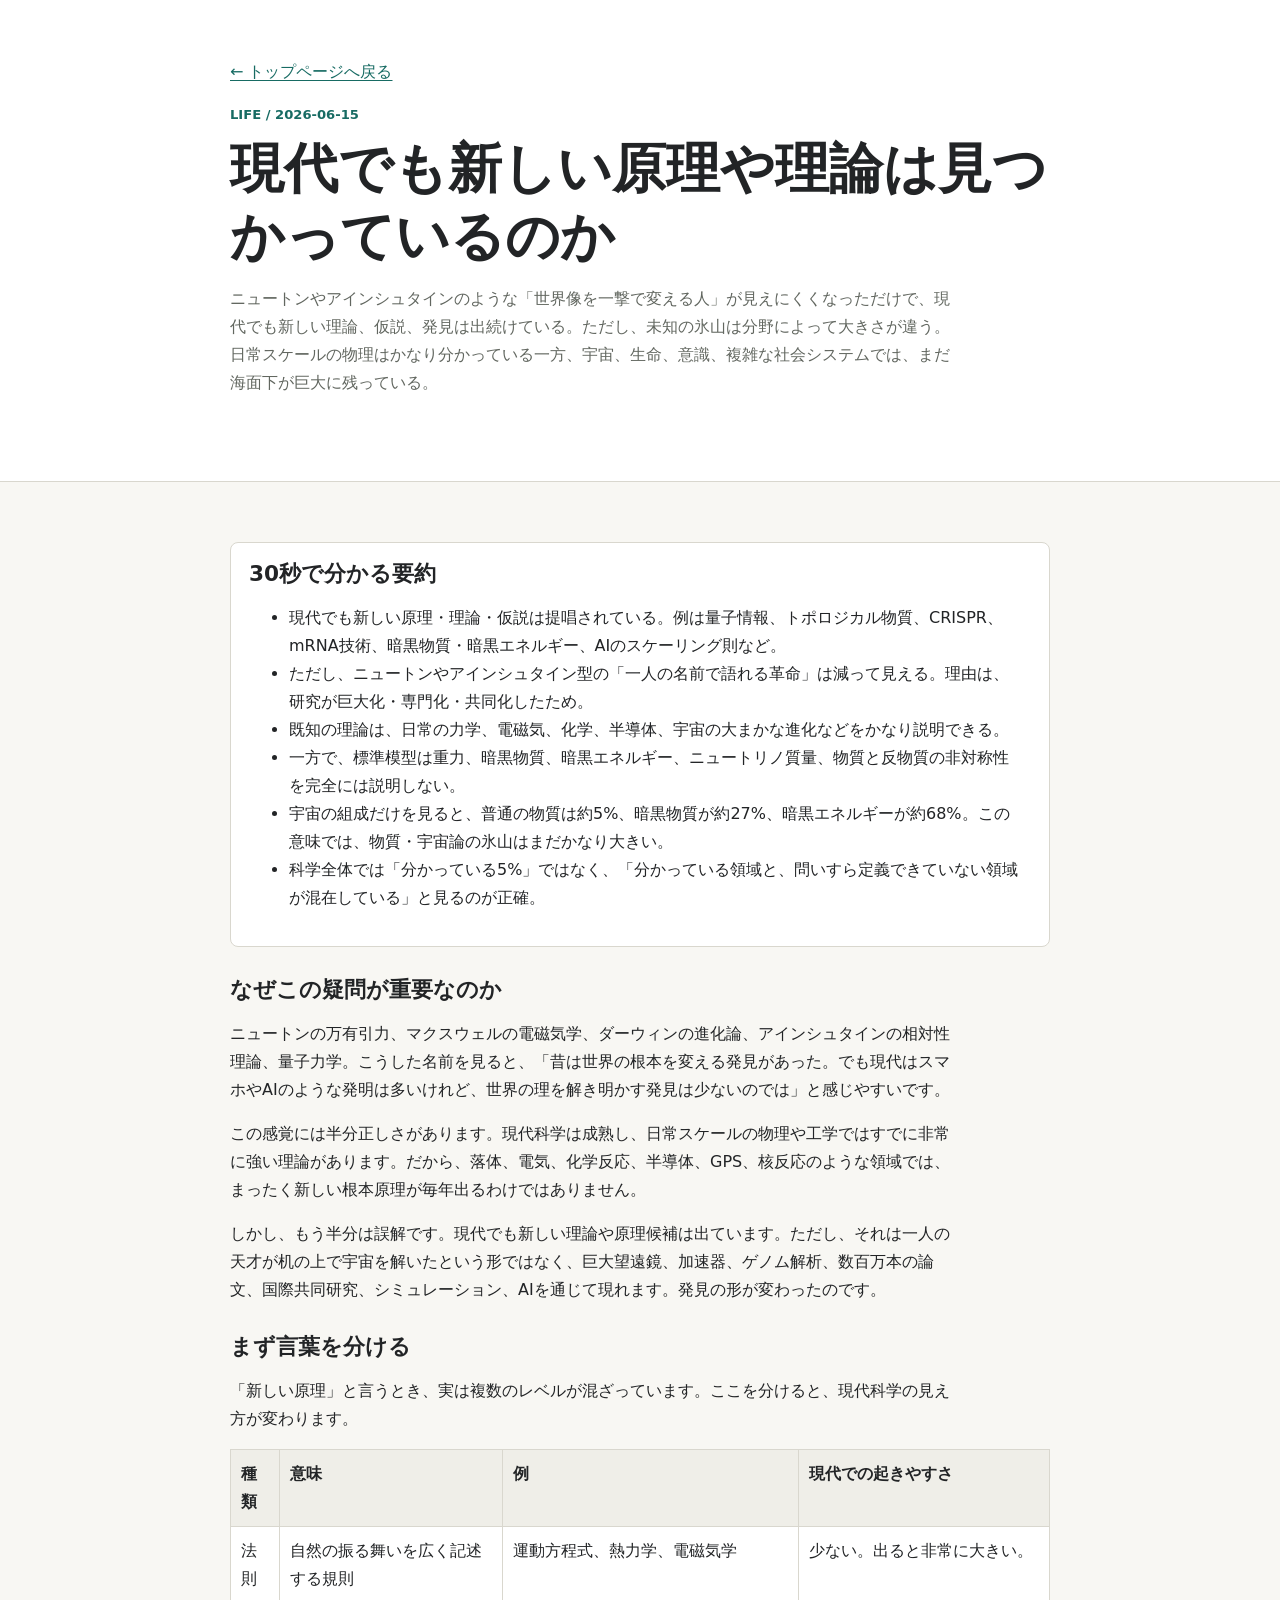
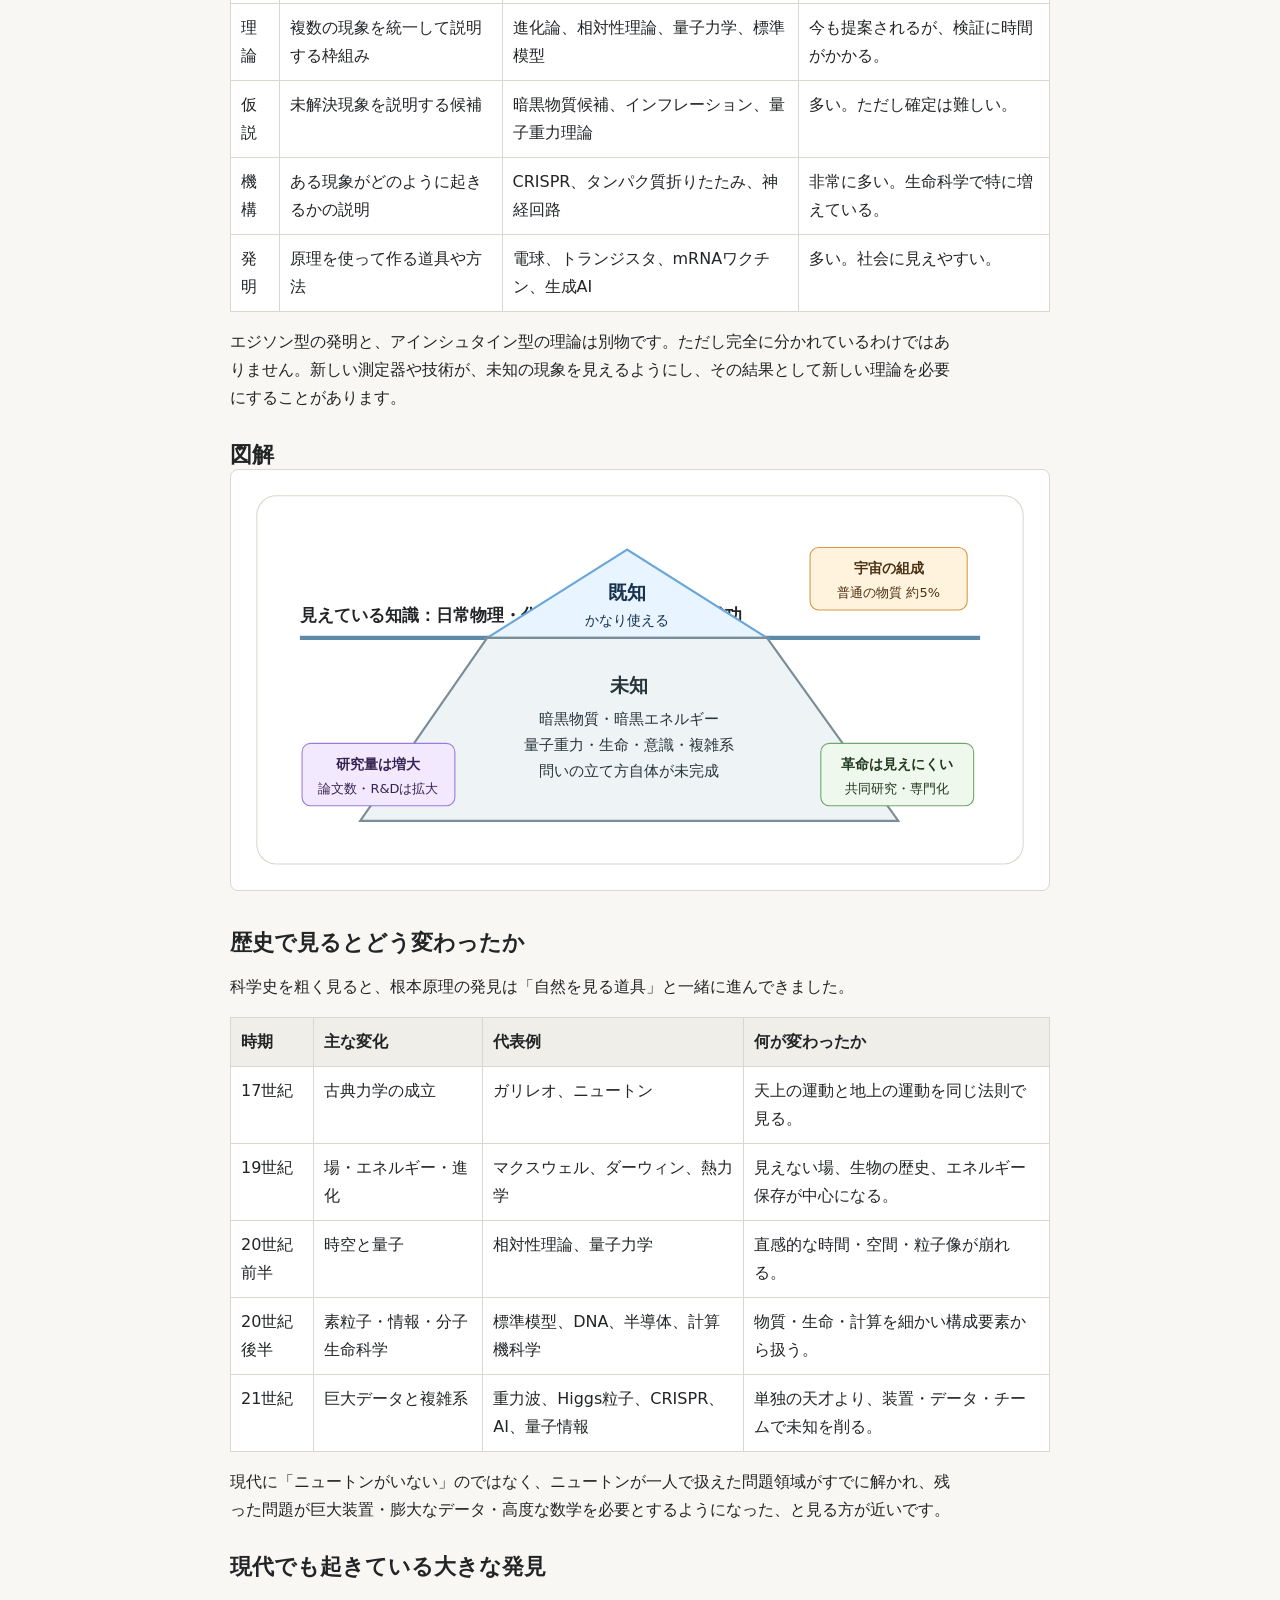
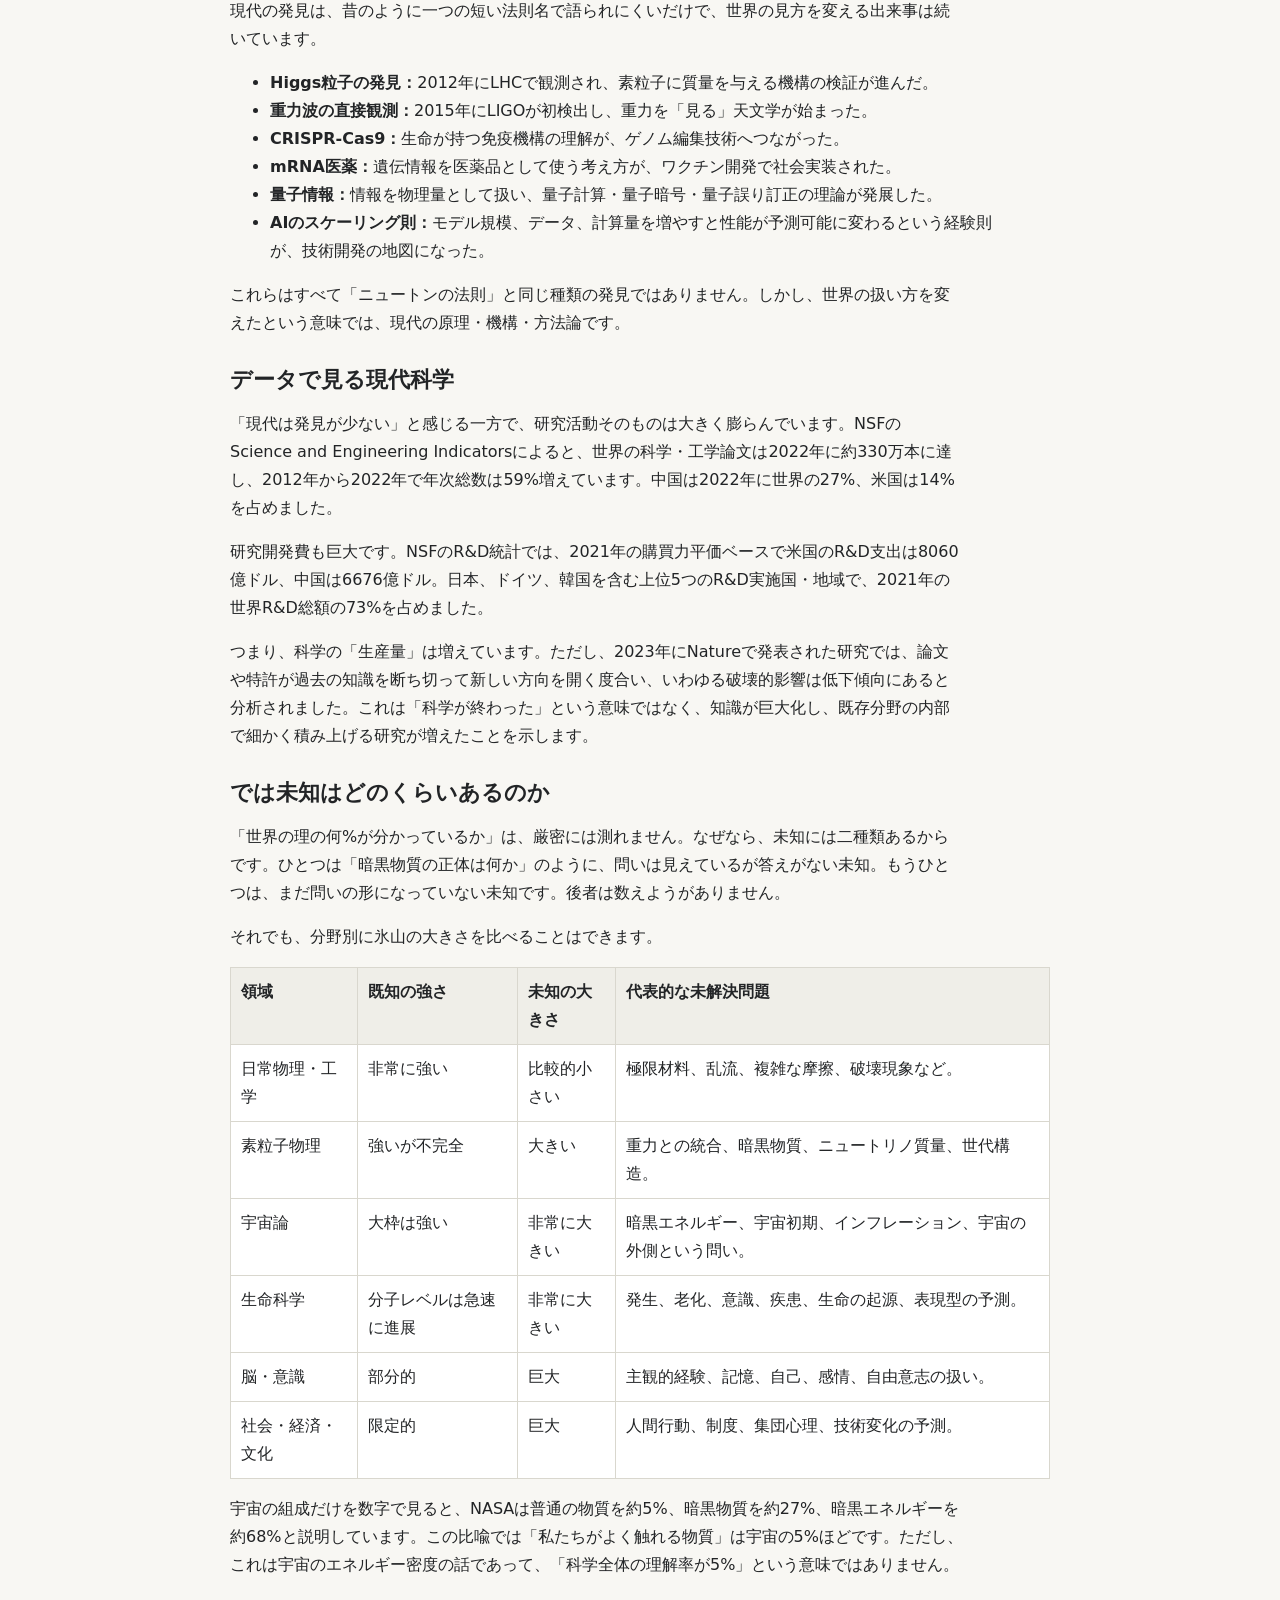
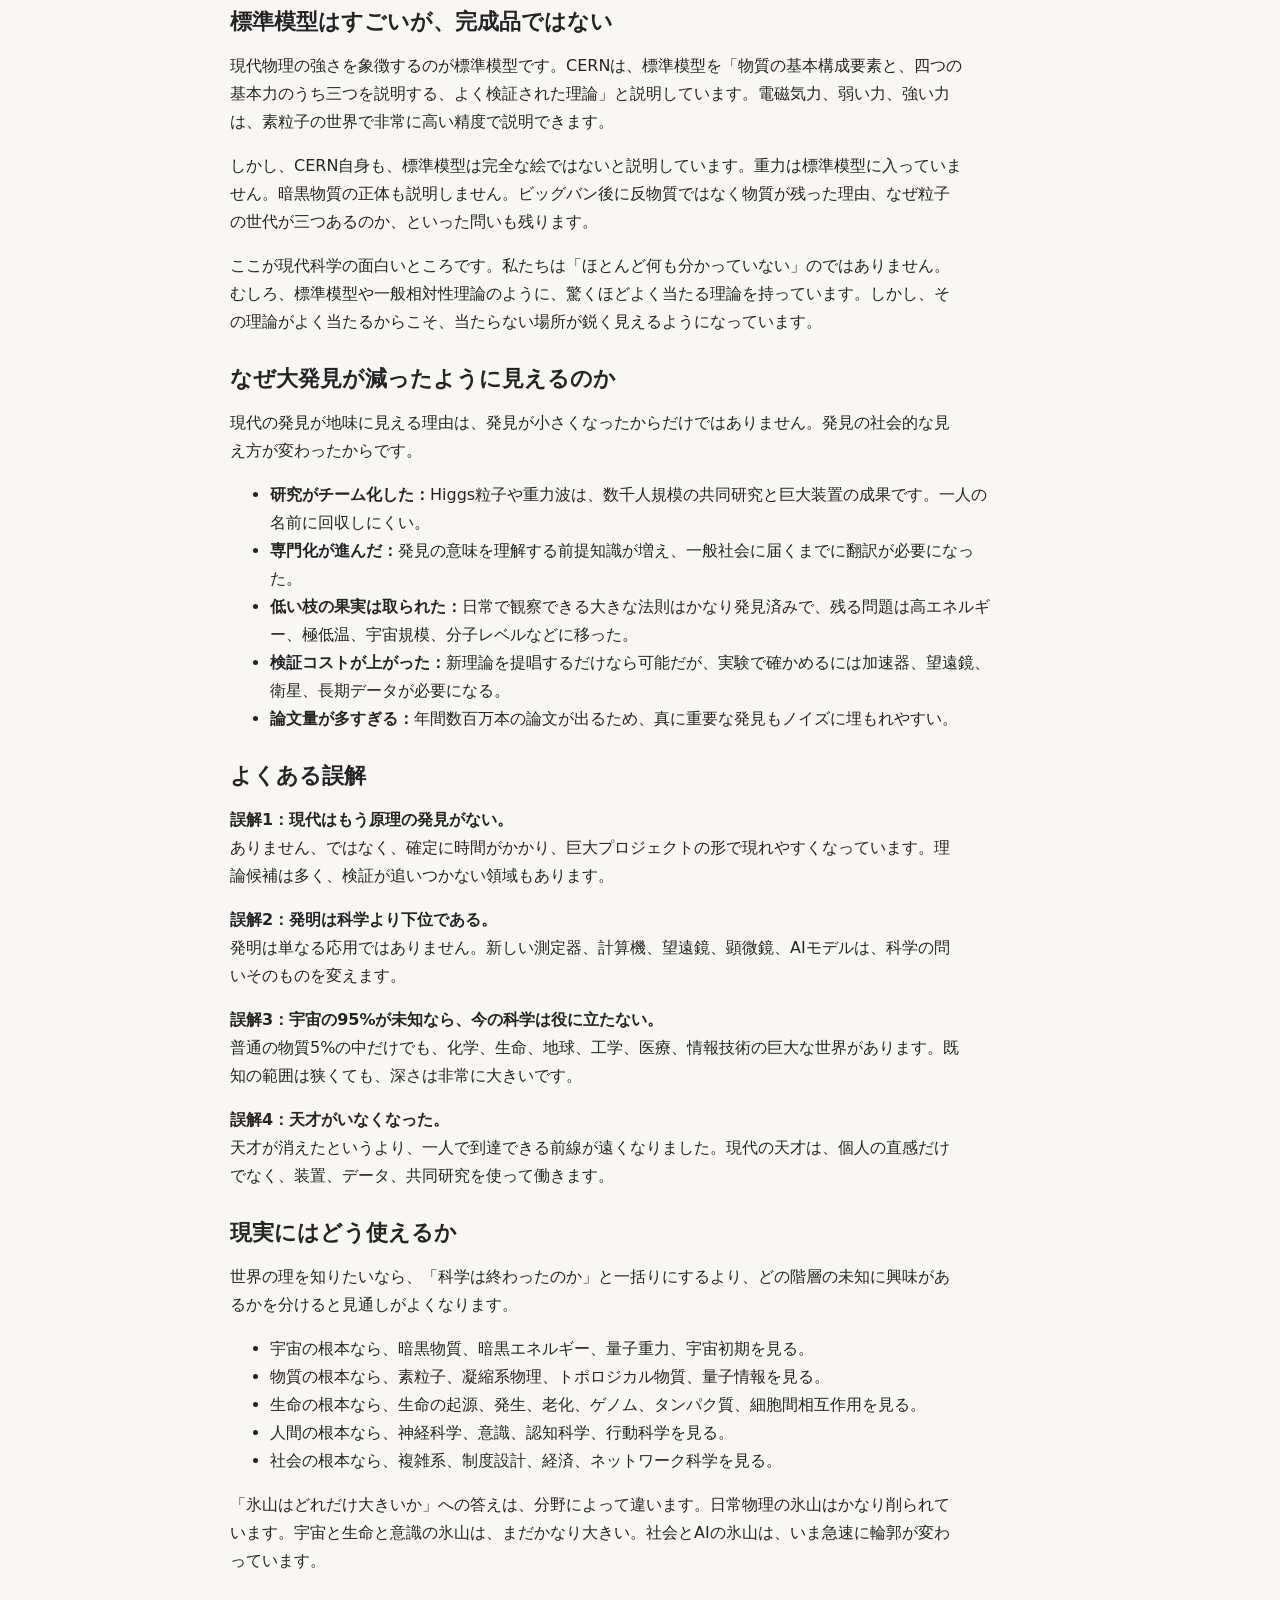
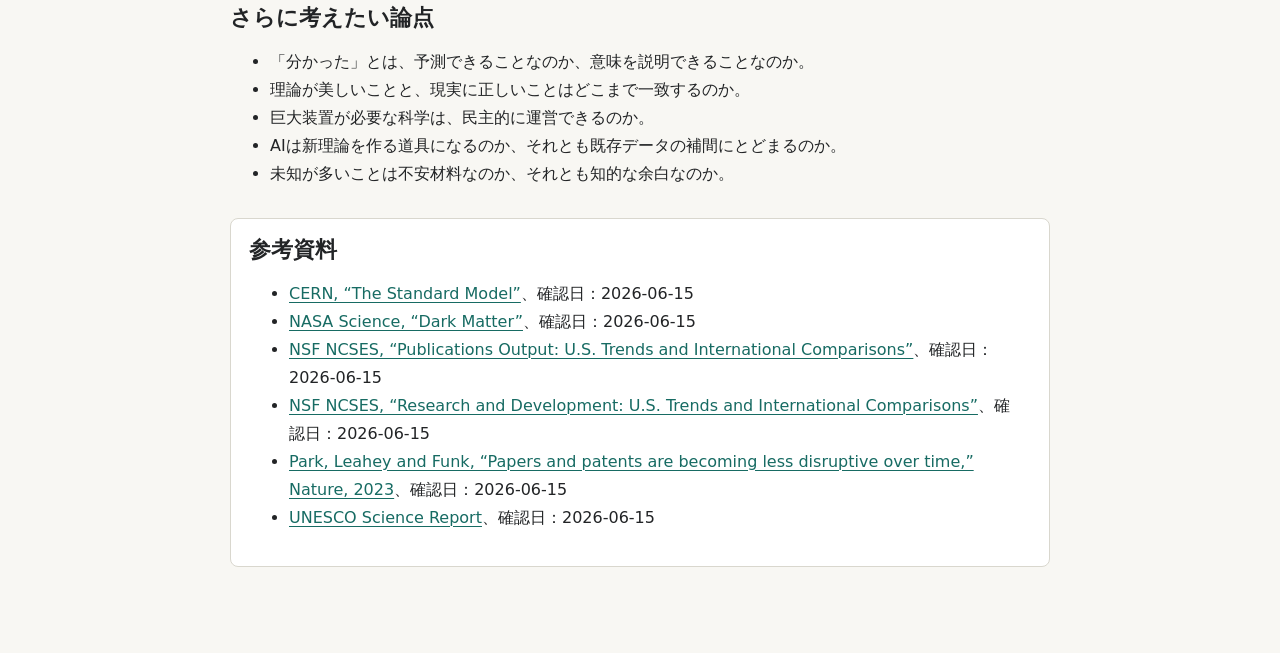
<file: life/modern-science-new-principles-and-unknowns.html>
<!doctype html>
<html lang="ja">
<head>
  <meta charset="utf-8">
  <meta name="viewport" content="width=device-width, initial-scale=1">
  <meta name="color-scheme" content="light dark">
  <title>現代でも新しい原理や理論は見つかっているのか | Knowledge Notes</title>
  <meta name="description" content="現代科学で新しい原理や理論は発見されているのか、科学史、研究データ、標準模型、宇宙の未知、複雑系をもとに整理する。">
  <link rel="stylesheet" href="../styles/site.css">
</head>
<body class="article-page">
  <header class="article-header">
    <div class="article-body">
      <a class="back-link" href="../index.html">← トップページへ戻る</a>
      <p class="eyebrow">Life / 2026-06-15</p>
      <h1>現代でも新しい原理や理論は見つかっているのか</h1>
      <p class="lead">ニュートンやアインシュタインのような「世界像を一撃で変える人」が見えにくくなっただけで、現代でも新しい理論、仮説、発見は出続けている。ただし、未知の氷山は分野によって大きさが違う。日常スケールの物理はかなり分かっている一方、宇宙、生命、意識、複雑な社会システムでは、まだ海面下が巨大に残っている。</p>
    </div>
  </header>

  <main class="article-body">
    <section class="summary-box">
      <h2>30秒で分かる要約</h2>
      <ul>
        <li>現代でも新しい原理・理論・仮説は提唱されている。例は量子情報、トポロジカル物質、CRISPR、mRNA技術、暗黒物質・暗黒エネルギー、AIのスケーリング則など。</li>
        <li>ただし、ニュートンやアインシュタイン型の「一人の名前で語れる革命」は減って見える。理由は、研究が巨大化・専門化・共同化したため。</li>
        <li>既知の理論は、日常の力学、電磁気、化学、半導体、宇宙の大まかな進化などをかなり説明できる。</li>
        <li>一方で、標準模型は重力、暗黒物質、暗黒エネルギー、ニュートリノ質量、物質と反物質の非対称性を完全には説明しない。</li>
        <li>宇宙の組成だけを見ると、普通の物質は約5%、暗黒物質が約27%、暗黒エネルギーが約68%。この意味では、物質・宇宙論の氷山はまだかなり大きい。</li>
        <li>科学全体では「分かっている5%」ではなく、「分かっている領域と、問いすら定義できていない領域が混在している」と見るのが正確。</li>
      </ul>
    </section>

    <section>
      <h2>なぜこの疑問が重要なのか</h2>
      <p>ニュートンの万有引力、マクスウェルの電磁気学、ダーウィンの進化論、アインシュタインの相対性理論、量子力学。こうした名前を見ると、「昔は世界の根本を変える発見があった。でも現代はスマホやAIのような発明は多いけれど、世界の理を解き明かす発見は少ないのでは」と感じやすいです。</p>
      <p>この感覚には半分正しさがあります。現代科学は成熟し、日常スケールの物理や工学ではすでに非常に強い理論があります。だから、落体、電気、化学反応、半導体、GPS、核反応のような領域では、まったく新しい根本原理が毎年出るわけではありません。</p>
      <p>しかし、もう半分は誤解です。現代でも新しい理論や原理候補は出ています。ただし、それは一人の天才が机の上で宇宙を解いたという形ではなく、巨大望遠鏡、加速器、ゲノム解析、数百万本の論文、国際共同研究、シミュレーション、AIを通じて現れます。発見の形が変わったのです。</p>
    </section>

    <section>
      <h2>まず言葉を分ける</h2>
      <p>「新しい原理」と言うとき、実は複数のレベルが混ざっています。ここを分けると、現代科学の見え方が変わります。</p>
      <div class="table-wrap">
        <table>
          <thead>
            <tr>
              <th>種類</th>
              <th>意味</th>
              <th>例</th>
              <th>現代での起きやすさ</th>
            </tr>
          </thead>
          <tbody>
            <tr>
              <td>法則</td>
              <td>自然の振る舞いを広く記述する規則</td>
              <td>運動方程式、熱力学、電磁気学</td>
              <td>少ない。出ると非常に大きい。</td>
            </tr>
            <tr>
              <td>理論</td>
              <td>複数の現象を統一して説明する枠組み</td>
              <td>進化論、相対性理論、量子力学、標準模型</td>
              <td>今も提案されるが、検証に時間がかかる。</td>
            </tr>
            <tr>
              <td>仮説</td>
              <td>未解決現象を説明する候補</td>
              <td>暗黒物質候補、インフレーション、量子重力理論</td>
              <td>多い。ただし確定は難しい。</td>
            </tr>
            <tr>
              <td>機構</td>
              <td>ある現象がどのように起きるかの説明</td>
              <td>CRISPR、タンパク質折りたたみ、神経回路</td>
              <td>非常に多い。生命科学で特に増えている。</td>
            </tr>
            <tr>
              <td>発明</td>
              <td>原理を使って作る道具や方法</td>
              <td>電球、トランジスタ、mRNAワクチン、生成AI</td>
              <td>多い。社会に見えやすい。</td>
            </tr>
          </tbody>
        </table>
      </div>
      <p>エジソン型の発明と、アインシュタイン型の理論は別物です。ただし完全に分かれているわけではありません。新しい測定器や技術が、未知の現象を見えるようにし、その結果として新しい理論を必要にすることがあります。</p>
    </section>

    <section>
      <h2>図解</h2>
      <svg class="diagram" viewBox="0 0 760 390" role="img" aria-labelledby="diagram-title">
        <title id="diagram-title">既知と未知の氷山モデル</title>
        <rect x="24" y="24" width="712" height="342" rx="18" fill="var(--surface)" stroke="var(--line)"></rect>
        <line x1="64" y1="156" x2="696" y2="156" stroke="#5d8aa8" stroke-width="4"></line>
        <text x="64" y="140" font-size="16" font-weight="700" fill="var(--text)">見えている知識：日常物理・化学・工学・標準模型の成功</text>
        <polygon points="368,74 238,156 498,156" fill="#e8f4ff" stroke="#6aa6d8" stroke-width="2"></polygon>
        <text x="368" y="120" text-anchor="middle" font-size="18" font-weight="700" fill="#17324d">既知</text>
        <text x="368" y="144" text-anchor="middle" font-size="13" fill="#17324d">かなり使える</text>

        <polygon points="238,156 498,156 620,326 120,326" fill="#eef3f5" stroke="#7b8d96" stroke-width="2"></polygon>
        <text x="370" y="206" text-anchor="middle" font-size="18" font-weight="700" fill="#27343a">未知</text>
        <text x="370" y="236" text-anchor="middle" font-size="14" fill="#27343a">暗黒物質・暗黒エネルギー</text>
        <text x="370" y="260" text-anchor="middle" font-size="14" fill="#27343a">量子重力・生命・意識・複雑系</text>
        <text x="370" y="284" text-anchor="middle" font-size="14" fill="#27343a">問いの立て方自体が未完成</text>

        <rect x="538" y="72" width="146" height="58" rx="8" fill="#fff3de" stroke="#d49a43"></rect>
        <text x="611" y="96" text-anchor="middle" font-size="13" font-weight="700" fill="#4a3113">宇宙の組成</text>
        <text x="611" y="118" text-anchor="middle" font-size="12" fill="#4a3113">普通の物質 約5%</text>

        <rect x="66" y="254" width="142" height="58" rx="8" fill="#f2e9ff" stroke="#9c7bd8"></rect>
        <text x="137" y="278" text-anchor="middle" font-size="13" font-weight="700" fill="#352450">研究量は増大</text>
        <text x="137" y="300" text-anchor="middle" font-size="12" fill="#352450">論文数・R&amp;Dは拡大</text>

        <rect x="548" y="254" width="142" height="58" rx="8" fill="#eff8ec" stroke="#70a667"></rect>
        <text x="619" y="278" text-anchor="middle" font-size="13" font-weight="700" fill="#203820">革命は見えにくい</text>
        <text x="619" y="300" text-anchor="middle" font-size="12" fill="#203820">共同研究・専門化</text>
      </svg>
    </section>

    <section>
      <h2>歴史で見るとどう変わったか</h2>
      <p>科学史を粗く見ると、根本原理の発見は「自然を見る道具」と一緒に進んできました。</p>
      <div class="table-wrap">
        <table>
          <thead>
            <tr>
              <th>時期</th>
              <th>主な変化</th>
              <th>代表例</th>
              <th>何が変わったか</th>
            </tr>
          </thead>
          <tbody>
            <tr>
              <td>17世紀</td>
              <td>古典力学の成立</td>
              <td>ガリレオ、ニュートン</td>
              <td>天上の運動と地上の運動を同じ法則で見る。</td>
            </tr>
            <tr>
              <td>19世紀</td>
              <td>場・エネルギー・進化</td>
              <td>マクスウェル、ダーウィン、熱力学</td>
              <td>見えない場、生物の歴史、エネルギー保存が中心になる。</td>
            </tr>
            <tr>
              <td>20世紀前半</td>
              <td>時空と量子</td>
              <td>相対性理論、量子力学</td>
              <td>直感的な時間・空間・粒子像が崩れる。</td>
            </tr>
            <tr>
              <td>20世紀後半</td>
              <td>素粒子・情報・分子生命科学</td>
              <td>標準模型、DNA、半導体、計算機科学</td>
              <td>物質・生命・計算を細かい構成要素から扱う。</td>
            </tr>
            <tr>
              <td>21世紀</td>
              <td>巨大データと複雑系</td>
              <td>重力波、Higgs粒子、CRISPR、AI、量子情報</td>
              <td>単独の天才より、装置・データ・チームで未知を削る。</td>
            </tr>
          </tbody>
        </table>
      </div>
      <p>現代に「ニュートンがいない」のではなく、ニュートンが一人で扱えた問題領域がすでに解かれ、残った問題が巨大装置・膨大なデータ・高度な数学を必要とするようになった、と見る方が近いです。</p>
    </section>

    <section>
      <h2>現代でも起きている大きな発見</h2>
      <p>現代の発見は、昔のように一つの短い法則名で語られにくいだけで、世界の見方を変える出来事は続いています。</p>
      <ul>
        <li><strong>Higgs粒子の発見：</strong>2012年にLHCで観測され、素粒子に質量を与える機構の検証が進んだ。</li>
        <li><strong>重力波の直接観測：</strong>2015年にLIGOが初検出し、重力を「見る」天文学が始まった。</li>
        <li><strong>CRISPR-Cas9：</strong>生命が持つ免疫機構の理解が、ゲノム編集技術へつながった。</li>
        <li><strong>mRNA医薬：</strong>遺伝情報を医薬品として使う考え方が、ワクチン開発で社会実装された。</li>
        <li><strong>量子情報：</strong>情報を物理量として扱い、量子計算・量子暗号・量子誤り訂正の理論が発展した。</li>
        <li><strong>AIのスケーリング則：</strong>モデル規模、データ、計算量を増やすと性能が予測可能に変わるという経験則が、技術開発の地図になった。</li>
      </ul>
      <p>これらはすべて「ニュートンの法則」と同じ種類の発見ではありません。しかし、世界の扱い方を変えたという意味では、現代の原理・機構・方法論です。</p>
    </section>

    <section>
      <h2>データで見る現代科学</h2>
      <p>「現代は発見が少ない」と感じる一方で、研究活動そのものは大きく膨らんでいます。NSFのScience and Engineering Indicatorsによると、世界の科学・工学論文は2022年に約330万本に達し、2012年から2022年で年次総数は59%増えています。中国は2022年に世界の27%、米国は14%を占めました。</p>
      <p>研究開発費も巨大です。NSFのR&amp;D統計では、2021年の購買力平価ベースで米国のR&amp;D支出は8060億ドル、中国は6676億ドル。日本、ドイツ、韓国を含む上位5つのR&amp;D実施国・地域で、2021年の世界R&amp;D総額の73%を占めました。</p>
      <p>つまり、科学の「生産量」は増えています。ただし、2023年にNatureで発表された研究では、論文や特許が過去の知識を断ち切って新しい方向を開く度合い、いわゆる破壊的影響は低下傾向にあると分析されました。これは「科学が終わった」という意味ではなく、知識が巨大化し、既存分野の内部で細かく積み上げる研究が増えたことを示します。</p>
    </section>

    <section>
      <h2>では未知はどのくらいあるのか</h2>
      <p>「世界の理の何%が分かっているか」は、厳密には測れません。なぜなら、未知には二種類あるからです。ひとつは「暗黒物質の正体は何か」のように、問いは見えているが答えがない未知。もうひとつは、まだ問いの形になっていない未知です。後者は数えようがありません。</p>
      <p>それでも、分野別に氷山の大きさを比べることはできます。</p>
      <div class="table-wrap">
        <table>
          <thead>
            <tr>
              <th>領域</th>
              <th>既知の強さ</th>
              <th>未知の大きさ</th>
              <th>代表的な未解決問題</th>
            </tr>
          </thead>
          <tbody>
            <tr>
              <td>日常物理・工学</td>
              <td>非常に強い</td>
              <td>比較的小さい</td>
              <td>極限材料、乱流、複雑な摩擦、破壊現象など。</td>
            </tr>
            <tr>
              <td>素粒子物理</td>
              <td>強いが不完全</td>
              <td>大きい</td>
              <td>重力との統合、暗黒物質、ニュートリノ質量、世代構造。</td>
            </tr>
            <tr>
              <td>宇宙論</td>
              <td>大枠は強い</td>
              <td>非常に大きい</td>
              <td>暗黒エネルギー、宇宙初期、インフレーション、宇宙の外側という問い。</td>
            </tr>
            <tr>
              <td>生命科学</td>
              <td>分子レベルは急速に進展</td>
              <td>非常に大きい</td>
              <td>発生、老化、意識、疾患、生命の起源、表現型の予測。</td>
            </tr>
            <tr>
              <td>脳・意識</td>
              <td>部分的</td>
              <td>巨大</td>
              <td>主観的経験、記憶、自己、感情、自由意志の扱い。</td>
            </tr>
            <tr>
              <td>社会・経済・文化</td>
              <td>限定的</td>
              <td>巨大</td>
              <td>人間行動、制度、集団心理、技術変化の予測。</td>
            </tr>
          </tbody>
        </table>
      </div>
      <p>宇宙の組成だけを数字で見ると、NASAは普通の物質を約5%、暗黒物質を約27%、暗黒エネルギーを約68%と説明しています。この比喩では「私たちがよく触れる物質」は宇宙の5%ほどです。ただし、これは宇宙のエネルギー密度の話であって、「科学全体の理解率が5%」という意味ではありません。</p>
    </section>

    <section>
      <h2>標準模型はすごいが、完成品ではない</h2>
      <p>現代物理の強さを象徴するのが標準模型です。CERNは、標準模型を「物質の基本構成要素と、四つの基本力のうち三つを説明する、よく検証された理論」と説明しています。電磁気力、弱い力、強い力は、素粒子の世界で非常に高い精度で説明できます。</p>
      <p>しかし、CERN自身も、標準模型は完全な絵ではないと説明しています。重力は標準模型に入っていません。暗黒物質の正体も説明しません。ビッグバン後に反物質ではなく物質が残った理由、なぜ粒子の世代が三つあるのか、といった問いも残ります。</p>
      <p>ここが現代科学の面白いところです。私たちは「ほとんど何も分かっていない」のではありません。むしろ、標準模型や一般相対性理論のように、驚くほどよく当たる理論を持っています。しかし、その理論がよく当たるからこそ、当たらない場所が鋭く見えるようになっています。</p>
    </section>

    <section>
      <h2>なぜ大発見が減ったように見えるのか</h2>
      <p>現代の発見が地味に見える理由は、発見が小さくなったからだけではありません。発見の社会的な見え方が変わったからです。</p>
      <ul>
        <li><strong>研究がチーム化した：</strong>Higgs粒子や重力波は、数千人規模の共同研究と巨大装置の成果です。一人の名前に回収しにくい。</li>
        <li><strong>専門化が進んだ：</strong>発見の意味を理解する前提知識が増え、一般社会に届くまでに翻訳が必要になった。</li>
        <li><strong>低い枝の果実は取られた：</strong>日常で観察できる大きな法則はかなり発見済みで、残る問題は高エネルギー、極低温、宇宙規模、分子レベルなどに移った。</li>
        <li><strong>検証コストが上がった：</strong>新理論を提唱するだけなら可能だが、実験で確かめるには加速器、望遠鏡、衛星、長期データが必要になる。</li>
        <li><strong>論文量が多すぎる：</strong>年間数百万本の論文が出るため、真に重要な発見もノイズに埋もれやすい。</li>
      </ul>
    </section>

    <section>
      <h2>よくある誤解</h2>
      <p><strong>誤解1：現代はもう原理の発見がない。</strong><br>ありません、ではなく、確定に時間がかかり、巨大プロジェクトの形で現れやすくなっています。理論候補は多く、検証が追いつかない領域もあります。</p>
      <p><strong>誤解2：発明は科学より下位である。</strong><br>発明は単なる応用ではありません。新しい測定器、計算機、望遠鏡、顕微鏡、AIモデルは、科学の問いそのものを変えます。</p>
      <p><strong>誤解3：宇宙の95%が未知なら、今の科学は役に立たない。</strong><br>普通の物質5%の中だけでも、化学、生命、地球、工学、医療、情報技術の巨大な世界があります。既知の範囲は狭くても、深さは非常に大きいです。</p>
      <p><strong>誤解4：天才がいなくなった。</strong><br>天才が消えたというより、一人で到達できる前線が遠くなりました。現代の天才は、個人の直感だけでなく、装置、データ、共同研究を使って働きます。</p>
    </section>

    <section>
      <h2>現実にはどう使えるか</h2>
      <p>世界の理を知りたいなら、「科学は終わったのか」と一括りにするより、どの階層の未知に興味があるかを分けると見通しがよくなります。</p>
      <ul>
        <li>宇宙の根本なら、暗黒物質、暗黒エネルギー、量子重力、宇宙初期を見る。</li>
        <li>物質の根本なら、素粒子、凝縮系物理、トポロジカル物質、量子情報を見る。</li>
        <li>生命の根本なら、生命の起源、発生、老化、ゲノム、タンパク質、細胞間相互作用を見る。</li>
        <li>人間の根本なら、神経科学、意識、認知科学、行動科学を見る。</li>
        <li>社会の根本なら、複雑系、制度設計、経済、ネットワーク科学を見る。</li>
      </ul>
      <p>「氷山はどれだけ大きいか」への答えは、分野によって違います。日常物理の氷山はかなり削られています。宇宙と生命と意識の氷山は、まだかなり大きい。社会とAIの氷山は、いま急速に輪郭が変わっています。</p>
    </section>

    <section>
      <h2>さらに考えたい論点</h2>
      <ul>
        <li>「分かった」とは、予測できることなのか、意味を説明できることなのか。</li>
        <li>理論が美しいことと、現実に正しいことはどこまで一致するのか。</li>
        <li>巨大装置が必要な科学は、民主的に運営できるのか。</li>
        <li>AIは新理論を作る道具になるのか、それとも既存データの補間にとどまるのか。</li>
        <li>未知が多いことは不安材料なのか、それとも知的な余白なのか。</li>
      </ul>
    </section>

    <section class="note-box">
      <h2>参考資料</h2>
      <ul>
        <li><a href="https://home.cern/science/physics/standard-model/">CERN, “The Standard Model”</a>、確認日：2026-06-15</li>
        <li><a href="https://science.nasa.gov/dark-matter/">NASA Science, “Dark Matter”</a>、確認日：2026-06-15</li>
        <li><a href="https://ncses.nsf.gov/pubs/nsb202333">NSF NCSES, “Publications Output: U.S. Trends and International Comparisons”</a>、確認日：2026-06-15</li>
        <li><a href="https://ncses.nsf.gov/pubs/nsb20246">NSF NCSES, “Research and Development: U.S. Trends and International Comparisons”</a>、確認日：2026-06-15</li>
        <li><a href="https://www.nature.com/articles/s41586-022-05543-x">Park, Leahey and Funk, “Papers and patents are becoming less disruptive over time,” Nature, 2023</a>、確認日：2026-06-15</li>
        <li><a href="https://en.unesco.org/unesco_science_report">UNESCO Science Report</a>、確認日：2026-06-15</li>
      </ul>
    </section>
  </main>
</body>
</html>
</file>
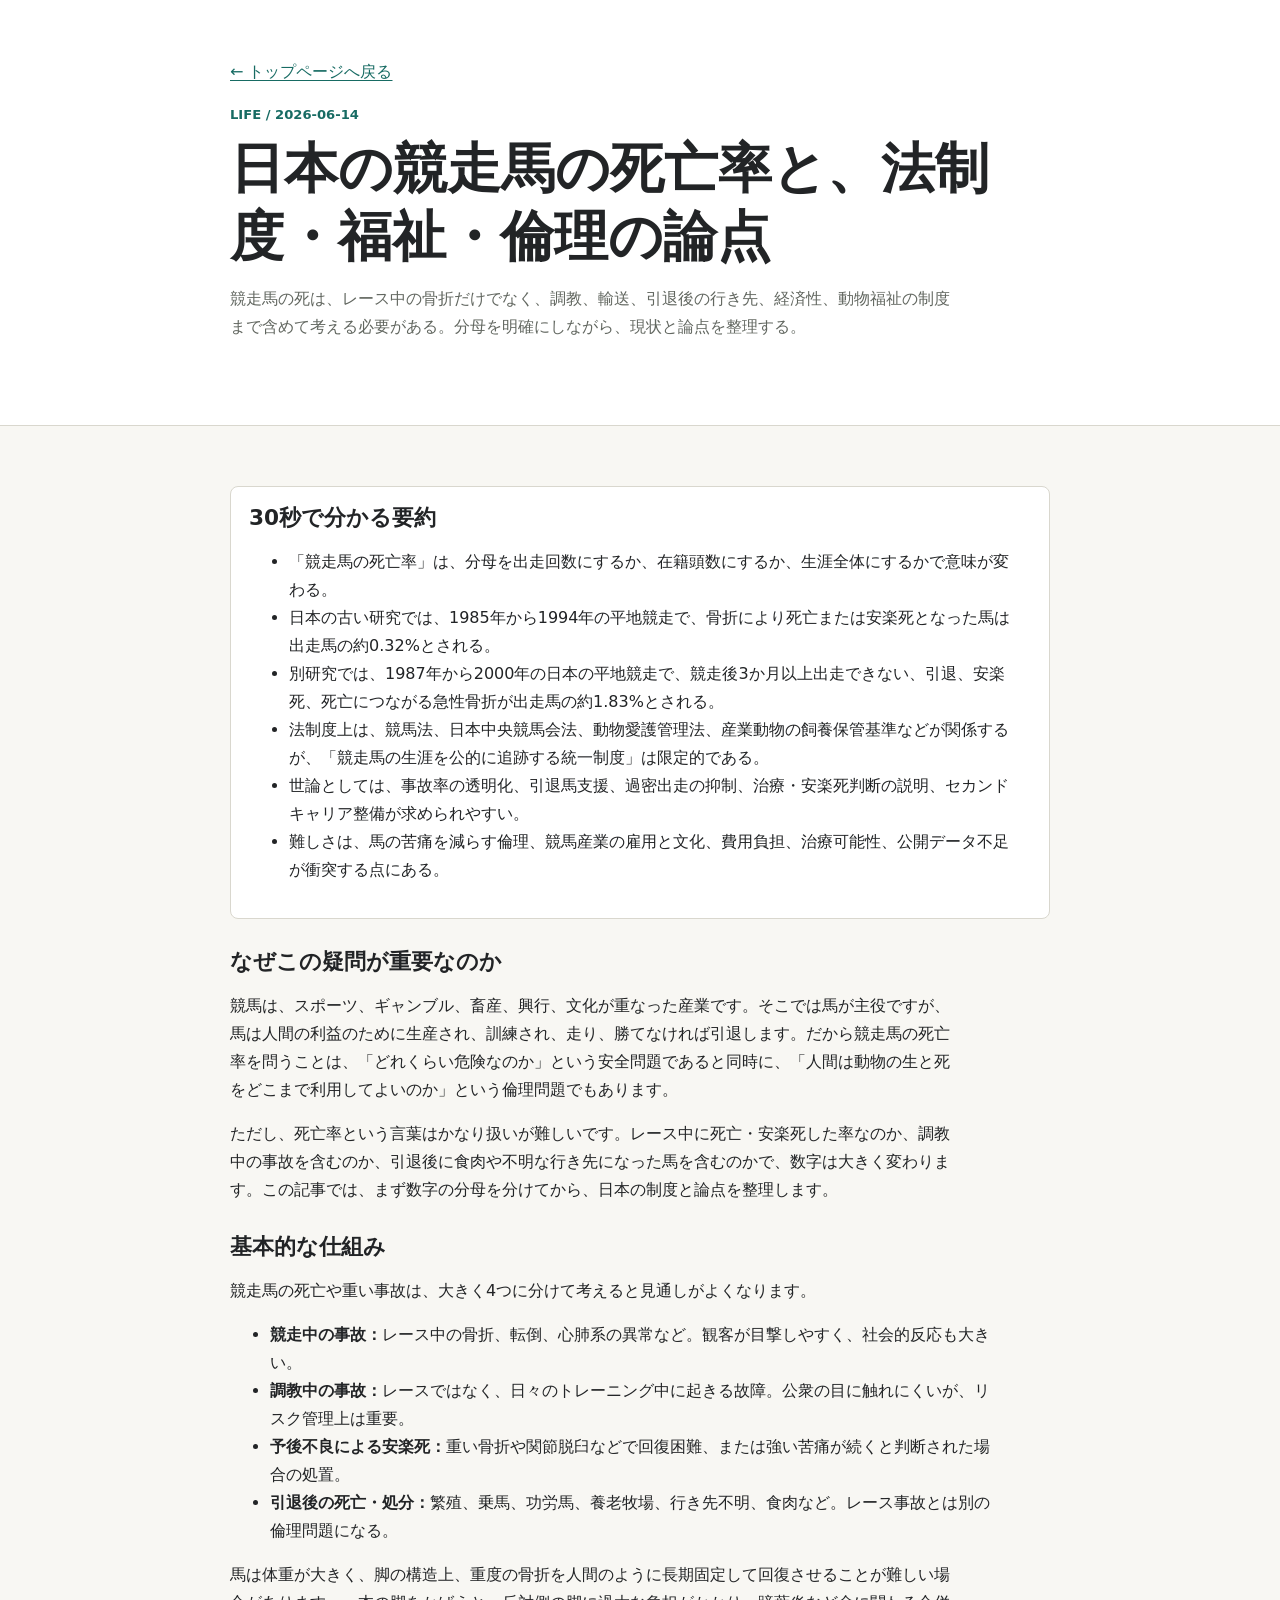
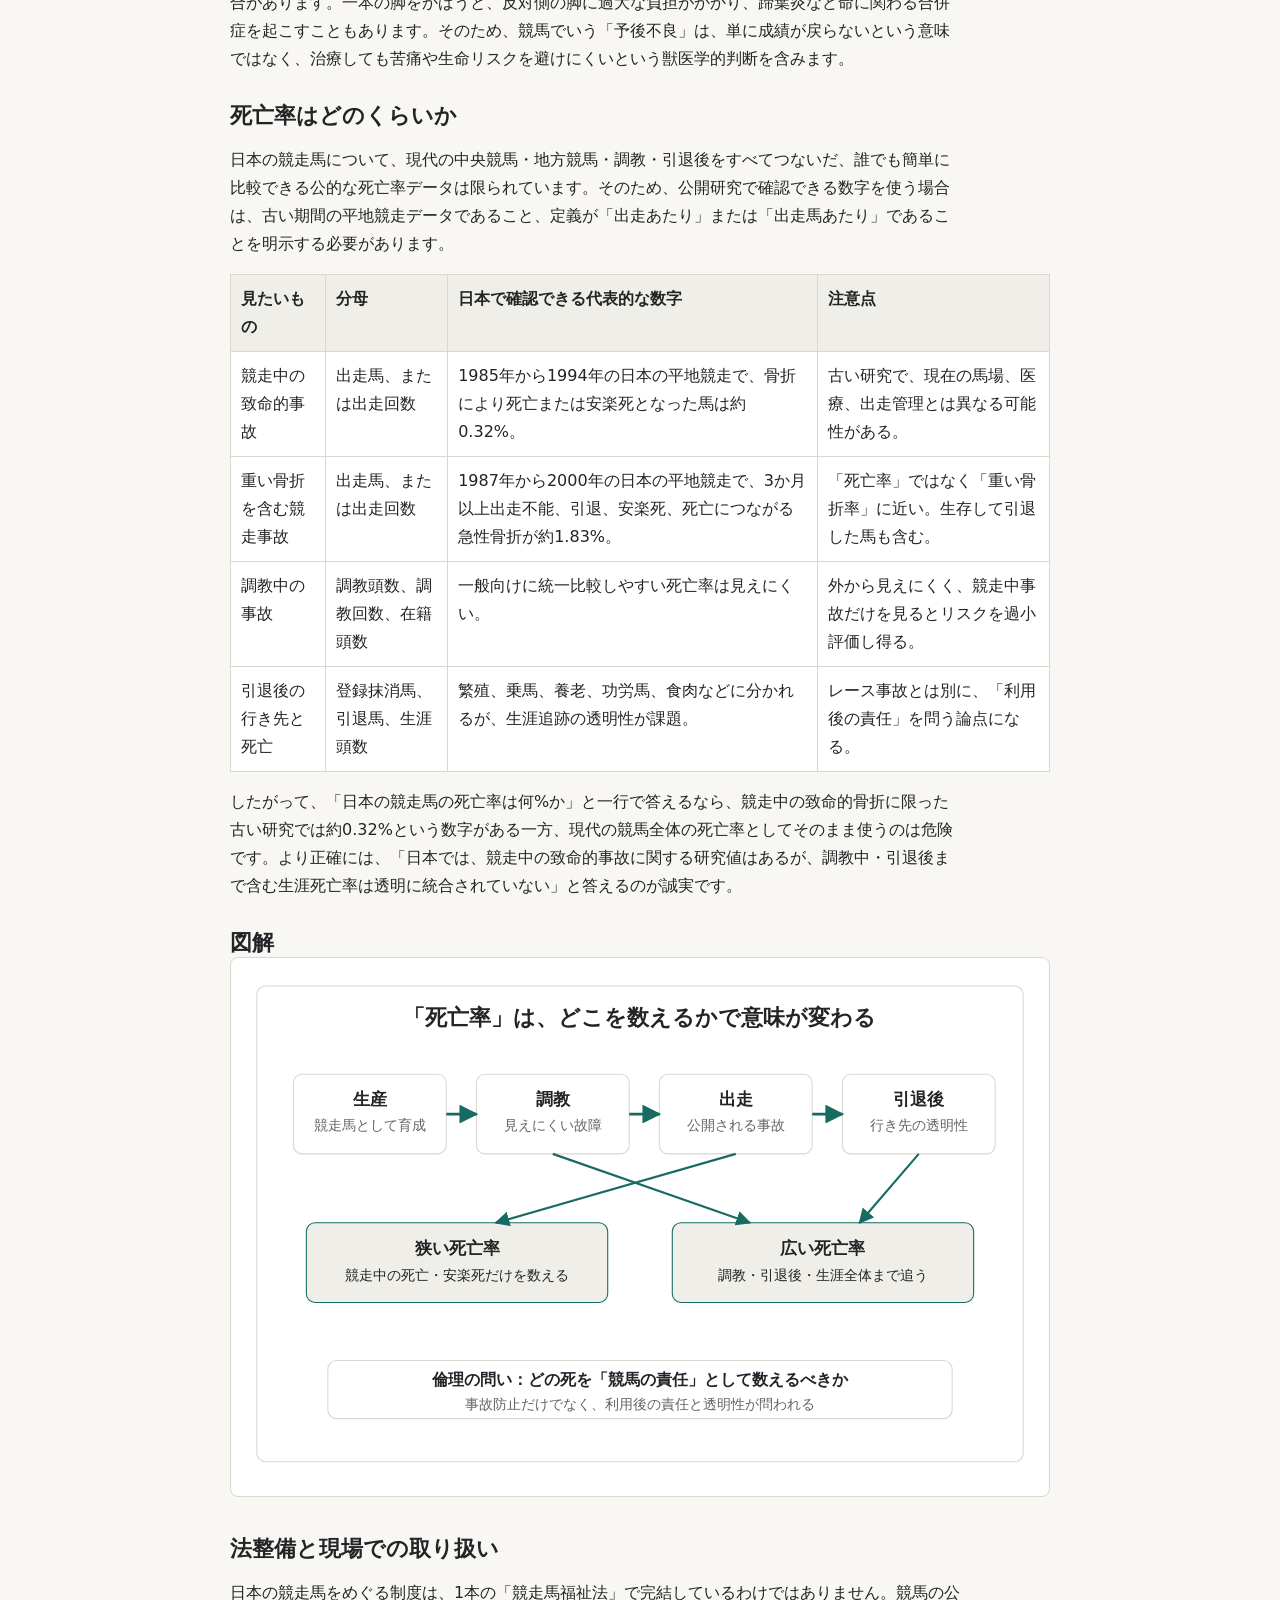
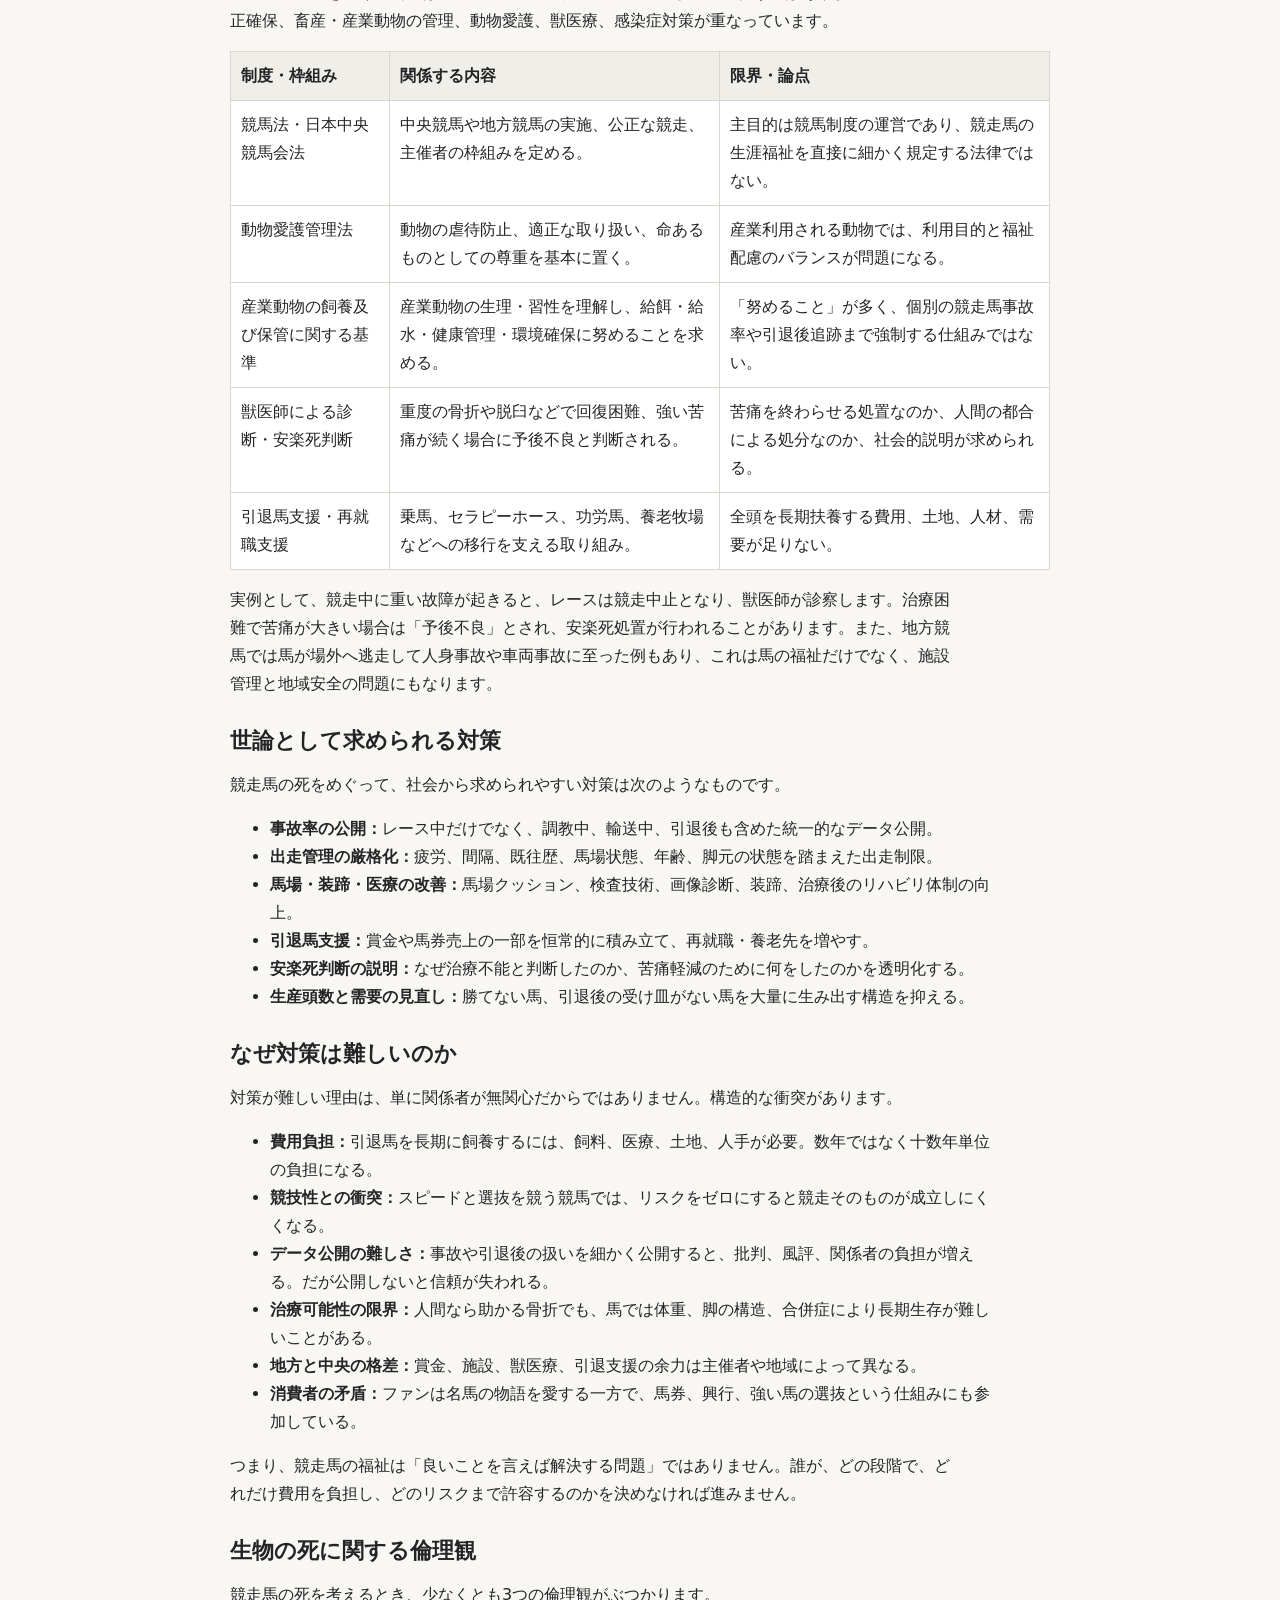
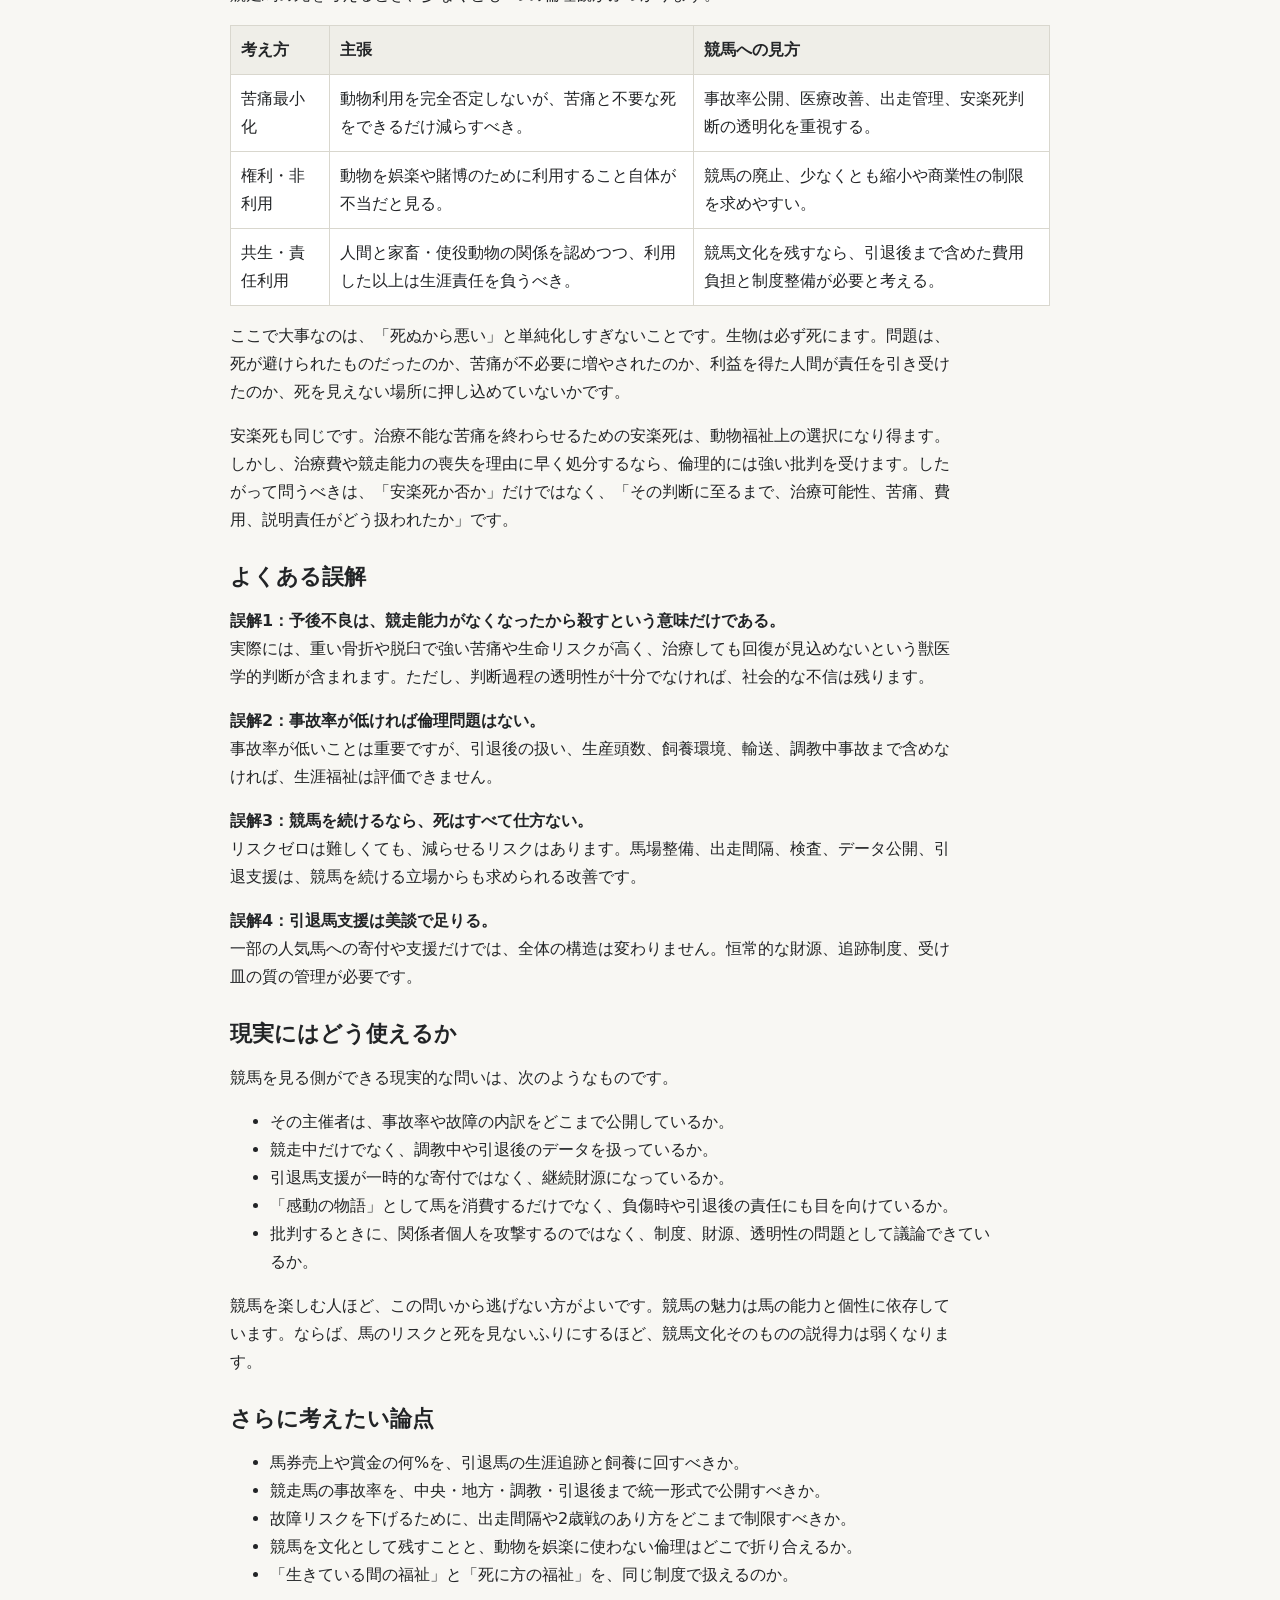
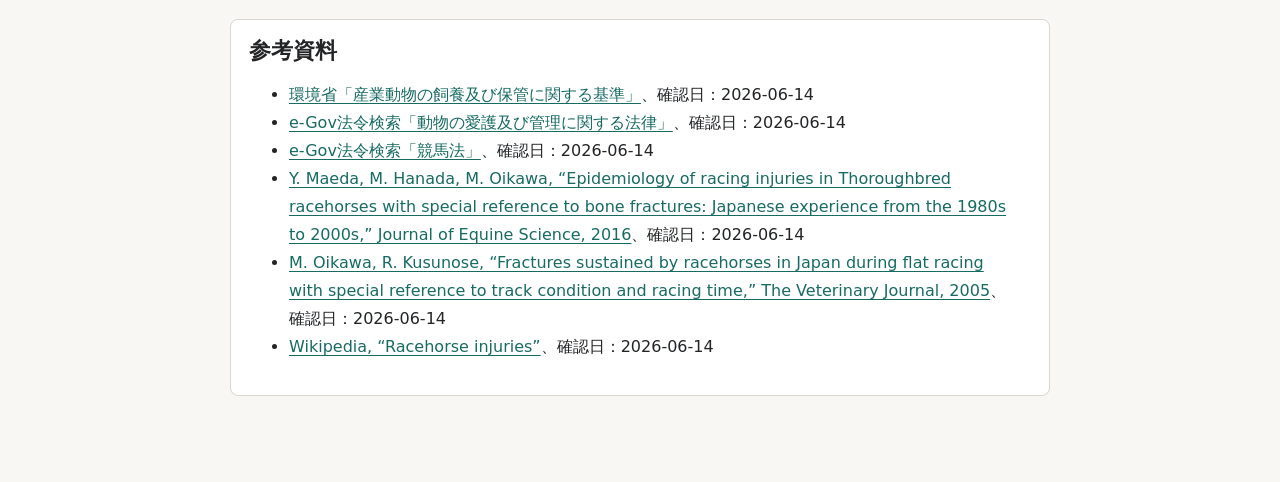
<file: life/racehorse-mortality-and-ethics-in-japan.html>
<!doctype html>
<html lang="ja">
<head>
  <meta charset="utf-8">
  <meta name="viewport" content="width=device-width, initial-scale=1">
  <meta name="color-scheme" content="light dark">
  <title>日本の競走馬の死亡率と、法制度・福祉・倫理の論点 | Knowledge Notes</title>
  <meta name="description" content="日本の競走馬の死亡率を、競走中の事故、予後不良、引退後の扱い、法制度、世論、動物倫理の観点から整理する。">
  <link rel="stylesheet" href="../styles/site.css">
</head>
<body class="article-page">
  <header class="article-header">
    <div class="article-body">
      <a class="back-link" href="../index.html">← トップページへ戻る</a>
      <p class="eyebrow">Life / 2026-06-14</p>
      <h1>日本の競走馬の死亡率と、法制度・福祉・倫理の論点</h1>
      <p class="lead">競走馬の死は、レース中の骨折だけでなく、調教、輸送、引退後の行き先、経済性、動物福祉の制度まで含めて考える必要がある。分母を明確にしながら、現状と論点を整理する。</p>
    </div>
  </header>

  <main class="article-body">
    <section class="summary-box">
      <h2>30秒で分かる要約</h2>
      <ul>
        <li>「競走馬の死亡率」は、分母を出走回数にするか、在籍頭数にするか、生涯全体にするかで意味が変わる。</li>
        <li>日本の古い研究では、1985年から1994年の平地競走で、骨折により死亡または安楽死となった馬は出走馬の約0.32%とされる。</li>
        <li>別研究では、1987年から2000年の日本の平地競走で、競走後3か月以上出走できない、引退、安楽死、死亡につながる急性骨折が出走馬の約1.83%とされる。</li>
        <li>法制度上は、競馬法、日本中央競馬会法、動物愛護管理法、産業動物の飼養保管基準などが関係するが、「競走馬の生涯を公的に追跡する統一制度」は限定的である。</li>
        <li>世論としては、事故率の透明化、引退馬支援、過密出走の抑制、治療・安楽死判断の説明、セカンドキャリア整備が求められやすい。</li>
        <li>難しさは、馬の苦痛を減らす倫理、競馬産業の雇用と文化、費用負担、治療可能性、公開データ不足が衝突する点にある。</li>
      </ul>
    </section>

    <section>
      <h2>なぜこの疑問が重要なのか</h2>
      <p>競馬は、スポーツ、ギャンブル、畜産、興行、文化が重なった産業です。そこでは馬が主役ですが、馬は人間の利益のために生産され、訓練され、走り、勝てなければ引退します。だから競走馬の死亡率を問うことは、「どれくらい危険なのか」という安全問題であると同時に、「人間は動物の生と死をどこまで利用してよいのか」という倫理問題でもあります。</p>
      <p>ただし、死亡率という言葉はかなり扱いが難しいです。レース中に死亡・安楽死した率なのか、調教中の事故を含むのか、引退後に食肉や不明な行き先になった馬を含むのかで、数字は大きく変わります。この記事では、まず数字の分母を分けてから、日本の制度と論点を整理します。</p>
    </section>

    <section>
      <h2>基本的な仕組み</h2>
      <p>競走馬の死亡や重い事故は、大きく4つに分けて考えると見通しがよくなります。</p>
      <ul>
        <li><strong>競走中の事故：</strong>レース中の骨折、転倒、心肺系の異常など。観客が目撃しやすく、社会的反応も大きい。</li>
        <li><strong>調教中の事故：</strong>レースではなく、日々のトレーニング中に起きる故障。公衆の目に触れにくいが、リスク管理上は重要。</li>
        <li><strong>予後不良による安楽死：</strong>重い骨折や関節脱臼などで回復困難、または強い苦痛が続くと判断された場合の処置。</li>
        <li><strong>引退後の死亡・処分：</strong>繁殖、乗馬、功労馬、養老牧場、行き先不明、食肉など。レース事故とは別の倫理問題になる。</li>
      </ul>
      <p>馬は体重が大きく、脚の構造上、重度の骨折を人間のように長期固定して回復させることが難しい場合があります。一本の脚をかばうと、反対側の脚に過大な負担がかかり、蹄葉炎など命に関わる合併症を起こすこともあります。そのため、競馬でいう「予後不良」は、単に成績が戻らないという意味ではなく、治療しても苦痛や生命リスクを避けにくいという獣医学的判断を含みます。</p>
    </section>

    <section>
      <h2>死亡率はどのくらいか</h2>
      <p>日本の競走馬について、現代の中央競馬・地方競馬・調教・引退後をすべてつないだ、誰でも簡単に比較できる公的な死亡率データは限られています。そのため、公開研究で確認できる数字を使う場合は、古い期間の平地競走データであること、定義が「出走あたり」または「出走馬あたり」であることを明示する必要があります。</p>
      <div class="table-wrap">
        <table>
          <thead>
            <tr>
              <th>見たいもの</th>
              <th>分母</th>
              <th>日本で確認できる代表的な数字</th>
              <th>注意点</th>
            </tr>
          </thead>
          <tbody>
            <tr>
              <td>競走中の致命的事故</td>
              <td>出走馬、または出走回数</td>
              <td>1985年から1994年の日本の平地競走で、骨折により死亡または安楽死となった馬は約0.32%。</td>
              <td>古い研究で、現在の馬場、医療、出走管理とは異なる可能性がある。</td>
            </tr>
            <tr>
              <td>重い骨折を含む競走事故</td>
              <td>出走馬、または出走回数</td>
              <td>1987年から2000年の日本の平地競走で、3か月以上出走不能、引退、安楽死、死亡につながる急性骨折が約1.83%。</td>
              <td>「死亡率」ではなく「重い骨折率」に近い。生存して引退した馬も含む。</td>
            </tr>
            <tr>
              <td>調教中の事故</td>
              <td>調教頭数、調教回数、在籍頭数</td>
              <td>一般向けに統一比較しやすい死亡率は見えにくい。</td>
              <td>外から見えにくく、競走中事故だけを見るとリスクを過小評価し得る。</td>
            </tr>
            <tr>
              <td>引退後の行き先と死亡</td>
              <td>登録抹消馬、引退馬、生涯頭数</td>
              <td>繁殖、乗馬、養老、功労馬、食肉などに分かれるが、生涯追跡の透明性が課題。</td>
              <td>レース事故とは別に、「利用後の責任」を問う論点になる。</td>
            </tr>
          </tbody>
        </table>
      </div>
      <p>したがって、「日本の競走馬の死亡率は何%か」と一行で答えるなら、競走中の致命的骨折に限った古い研究では約0.32%という数字がある一方、現代の競馬全体の死亡率としてそのまま使うのは危険です。より正確には、「日本では、競走中の致命的事故に関する研究値はあるが、調教中・引退後まで含む生涯死亡率は透明に統合されていない」と答えるのが誠実です。</p>
    </section>

    <section>
      <h2>図解</h2>
      <svg class="diagram" viewBox="0 0 760 500" role="img" aria-labelledby="diagram-title diagram-desc">
        <title id="diagram-title">競走馬の死亡率を考える分母の違い</title>
        <desc id="diagram-desc">競走馬の死亡率は、出走、調教、引退後、生涯追跡のどこを分母にするかで意味が変わることを示す図。</desc>
        <defs>
          <marker id="arrow-horse-life" viewBox="0 0 10 10" refX="9" refY="5" markerWidth="7" markerHeight="7" orient="auto-start-reverse">
            <path d="M 0 0 L 10 5 L 0 10 z" fill="#176b63"></path>
          </marker>
        </defs>

        <rect x="24" y="26" width="712" height="442" rx="8" fill="none" stroke="#d9d7ce"></rect>
        <text x="380" y="62" text-anchor="middle" font-size="20" font-weight="700" fill="#222426">「死亡率」は、どこを数えるかで意味が変わる</text>

        <rect x="58" y="108" width="142" height="74" rx="8" fill="#ffffff" stroke="#d9d7ce"></rect>
        <text x="129" y="137" text-anchor="middle" font-size="16" font-weight="700" fill="#222426">生産</text>
        <text x="129" y="160" text-anchor="middle" font-size="13" fill="#626760">競走馬として育成</text>

        <rect x="228" y="108" width="142" height="74" rx="8" fill="#ffffff" stroke="#d9d7ce"></rect>
        <text x="299" y="137" text-anchor="middle" font-size="16" font-weight="700" fill="#222426">調教</text>
        <text x="299" y="160" text-anchor="middle" font-size="13" fill="#626760">見えにくい故障</text>

        <rect x="398" y="108" width="142" height="74" rx="8" fill="#ffffff" stroke="#d9d7ce"></rect>
        <text x="469" y="137" text-anchor="middle" font-size="16" font-weight="700" fill="#222426">出走</text>
        <text x="469" y="160" text-anchor="middle" font-size="13" fill="#626760">公開される事故</text>

        <rect x="568" y="108" width="142" height="74" rx="8" fill="#ffffff" stroke="#d9d7ce"></rect>
        <text x="639" y="137" text-anchor="middle" font-size="16" font-weight="700" fill="#222426">引退後</text>
        <text x="639" y="160" text-anchor="middle" font-size="13" fill="#626760">行き先の透明性</text>

        <line x1="200" y1="145" x2="228" y2="145" stroke="#176b63" stroke-width="2.5" marker-end="url(#arrow-horse-life)"></line>
        <line x1="370" y1="145" x2="398" y2="145" stroke="#176b63" stroke-width="2.5" marker-end="url(#arrow-horse-life)"></line>
        <line x1="540" y1="145" x2="568" y2="145" stroke="#176b63" stroke-width="2.5" marker-end="url(#arrow-horse-life)"></line>

        <rect x="70" y="246" width="280" height="74" rx="8" fill="#efeee8" stroke="#176b63"></rect>
        <text x="210" y="275" text-anchor="middle" font-size="16" font-weight="700" fill="#222426">狭い死亡率</text>
        <text x="210" y="299" text-anchor="middle" font-size="13" fill="#222426">競走中の死亡・安楽死だけを数える</text>

        <rect x="410" y="246" width="280" height="74" rx="8" fill="#efeee8" stroke="#176b63"></rect>
        <text x="550" y="275" text-anchor="middle" font-size="16" font-weight="700" fill="#222426">広い死亡率</text>
        <text x="550" y="299" text-anchor="middle" font-size="13" fill="#222426">調教・引退後・生涯全体まで追う</text>

        <line x1="469" y1="182" x2="246" y2="246" stroke="#176b63" stroke-width="2" marker-end="url(#arrow-horse-life)"></line>
        <line x1="299" y1="182" x2="482" y2="246" stroke="#176b63" stroke-width="2" marker-end="url(#arrow-horse-life)"></line>
        <line x1="639" y1="182" x2="584" y2="246" stroke="#176b63" stroke-width="2" marker-end="url(#arrow-horse-life)"></line>

        <rect x="90" y="374" width="580" height="54" rx="8" fill="#ffffff" stroke="#d9d7ce"></rect>
        <text x="380" y="397" text-anchor="middle" font-size="15" font-weight="700" fill="#222426">倫理の問い：どの死を「競馬の責任」として数えるべきか</text>
        <text x="380" y="419" text-anchor="middle" font-size="13" fill="#626760">事故防止だけでなく、利用後の責任と透明性が問われる</text>
      </svg>
    </section>

    <section>
      <h2>法整備と現場での取り扱い</h2>
      <p>日本の競走馬をめぐる制度は、1本の「競走馬福祉法」で完結しているわけではありません。競馬の公正確保、畜産・産業動物の管理、動物愛護、獣医療、感染症対策が重なっています。</p>
      <div class="table-wrap">
        <table>
          <thead>
            <tr>
              <th>制度・枠組み</th>
              <th>関係する内容</th>
              <th>限界・論点</th>
            </tr>
          </thead>
          <tbody>
            <tr>
              <td>競馬法・日本中央競馬会法</td>
              <td>中央競馬や地方競馬の実施、公正な競走、主催者の枠組みを定める。</td>
              <td>主目的は競馬制度の運営であり、競走馬の生涯福祉を直接に細かく規定する法律ではない。</td>
            </tr>
            <tr>
              <td>動物愛護管理法</td>
              <td>動物の虐待防止、適正な取り扱い、命あるものとしての尊重を基本に置く。</td>
              <td>産業利用される動物では、利用目的と福祉配慮のバランスが問題になる。</td>
            </tr>
            <tr>
              <td>産業動物の飼養及び保管に関する基準</td>
              <td>産業動物の生理・習性を理解し、給餌・給水・健康管理・環境確保に努めることを求める。</td>
              <td>「努めること」が多く、個別の競走馬事故率や引退後追跡まで強制する仕組みではない。</td>
            </tr>
            <tr>
              <td>獣医師による診断・安楽死判断</td>
              <td>重度の骨折や脱臼などで回復困難、強い苦痛が続く場合に予後不良と判断される。</td>
              <td>苦痛を終わらせる処置なのか、人間の都合による処分なのか、社会的説明が求められる。</td>
            </tr>
            <tr>
              <td>引退馬支援・再就職支援</td>
              <td>乗馬、セラピーホース、功労馬、養老牧場などへの移行を支える取り組み。</td>
              <td>全頭を長期扶養する費用、土地、人材、需要が足りない。</td>
            </tr>
          </tbody>
        </table>
      </div>
      <p>実例として、競走中に重い故障が起きると、レースは競走中止となり、獣医師が診察します。治療困難で苦痛が大きい場合は「予後不良」とされ、安楽死処置が行われることがあります。また、地方競馬では馬が場外へ逃走して人身事故や車両事故に至った例もあり、これは馬の福祉だけでなく、施設管理と地域安全の問題にもなります。</p>
    </section>

    <section>
      <h2>世論として求められる対策</h2>
      <p>競走馬の死をめぐって、社会から求められやすい対策は次のようなものです。</p>
      <ul>
        <li><strong>事故率の公開：</strong>レース中だけでなく、調教中、輸送中、引退後も含めた統一的なデータ公開。</li>
        <li><strong>出走管理の厳格化：</strong>疲労、間隔、既往歴、馬場状態、年齢、脚元の状態を踏まえた出走制限。</li>
        <li><strong>馬場・装蹄・医療の改善：</strong>馬場クッション、検査技術、画像診断、装蹄、治療後のリハビリ体制の向上。</li>
        <li><strong>引退馬支援：</strong>賞金や馬券売上の一部を恒常的に積み立て、再就職・養老先を増やす。</li>
        <li><strong>安楽死判断の説明：</strong>なぜ治療不能と判断したのか、苦痛軽減のために何をしたのかを透明化する。</li>
        <li><strong>生産頭数と需要の見直し：</strong>勝てない馬、引退後の受け皿がない馬を大量に生み出す構造を抑える。</li>
      </ul>
    </section>

    <section>
      <h2>なぜ対策は難しいのか</h2>
      <p>対策が難しい理由は、単に関係者が無関心だからではありません。構造的な衝突があります。</p>
      <ul>
        <li><strong>費用負担：</strong>引退馬を長期に飼養するには、飼料、医療、土地、人手が必要。数年ではなく十数年単位の負担になる。</li>
        <li><strong>競技性との衝突：</strong>スピードと選抜を競う競馬では、リスクをゼロにすると競走そのものが成立しにくくなる。</li>
        <li><strong>データ公開の難しさ：</strong>事故や引退後の扱いを細かく公開すると、批判、風評、関係者の負担が増える。だが公開しないと信頼が失われる。</li>
        <li><strong>治療可能性の限界：</strong>人間なら助かる骨折でも、馬では体重、脚の構造、合併症により長期生存が難しいことがある。</li>
        <li><strong>地方と中央の格差：</strong>賞金、施設、獣医療、引退支援の余力は主催者や地域によって異なる。</li>
        <li><strong>消費者の矛盾：</strong>ファンは名馬の物語を愛する一方で、馬券、興行、強い馬の選抜という仕組みにも参加している。</li>
      </ul>
      <p>つまり、競走馬の福祉は「良いことを言えば解決する問題」ではありません。誰が、どの段階で、どれだけ費用を負担し、どのリスクまで許容するのかを決めなければ進みません。</p>
    </section>

    <section>
      <h2>生物の死に関する倫理観</h2>
      <p>競走馬の死を考えるとき、少なくとも3つの倫理観がぶつかります。</p>
      <div class="table-wrap">
        <table>
          <thead>
            <tr>
              <th>考え方</th>
              <th>主張</th>
              <th>競馬への見方</th>
            </tr>
          </thead>
          <tbody>
            <tr>
              <td>苦痛最小化</td>
              <td>動物利用を完全否定しないが、苦痛と不要な死をできるだけ減らすべき。</td>
              <td>事故率公開、医療改善、出走管理、安楽死判断の透明化を重視する。</td>
            </tr>
            <tr>
              <td>権利・非利用</td>
              <td>動物を娯楽や賭博のために利用すること自体が不当だと見る。</td>
              <td>競馬の廃止、少なくとも縮小や商業性の制限を求めやすい。</td>
            </tr>
            <tr>
              <td>共生・責任利用</td>
              <td>人間と家畜・使役動物の関係を認めつつ、利用した以上は生涯責任を負うべき。</td>
              <td>競馬文化を残すなら、引退後まで含めた費用負担と制度整備が必要と考える。</td>
            </tr>
          </tbody>
        </table>
      </div>
      <p>ここで大事なのは、「死ぬから悪い」と単純化しすぎないことです。生物は必ず死にます。問題は、死が避けられたものだったのか、苦痛が不必要に増やされたのか、利益を得た人間が責任を引き受けたのか、死を見えない場所に押し込めていないかです。</p>
      <p>安楽死も同じです。治療不能な苦痛を終わらせるための安楽死は、動物福祉上の選択になり得ます。しかし、治療費や競走能力の喪失を理由に早く処分するなら、倫理的には強い批判を受けます。したがって問うべきは、「安楽死か否か」だけではなく、「その判断に至るまで、治療可能性、苦痛、費用、説明責任がどう扱われたか」です。</p>
    </section>

    <section>
      <h2>よくある誤解</h2>
      <p><strong>誤解1：予後不良は、競走能力がなくなったから殺すという意味だけである。</strong><br>実際には、重い骨折や脱臼で強い苦痛や生命リスクが高く、治療しても回復が見込めないという獣医学的判断が含まれます。ただし、判断過程の透明性が十分でなければ、社会的な不信は残ります。</p>
      <p><strong>誤解2：事故率が低ければ倫理問題はない。</strong><br>事故率が低いことは重要ですが、引退後の扱い、生産頭数、飼養環境、輸送、調教中事故まで含めなければ、生涯福祉は評価できません。</p>
      <p><strong>誤解3：競馬を続けるなら、死はすべて仕方ない。</strong><br>リスクゼロは難しくても、減らせるリスクはあります。馬場整備、出走間隔、検査、データ公開、引退支援は、競馬を続ける立場からも求められる改善です。</p>
      <p><strong>誤解4：引退馬支援は美談で足りる。</strong><br>一部の人気馬への寄付や支援だけでは、全体の構造は変わりません。恒常的な財源、追跡制度、受け皿の質の管理が必要です。</p>
    </section>

    <section>
      <h2>現実にはどう使えるか</h2>
      <p>競馬を見る側ができる現実的な問いは、次のようなものです。</p>
      <ul>
        <li>その主催者は、事故率や故障の内訳をどこまで公開しているか。</li>
        <li>競走中だけでなく、調教中や引退後のデータを扱っているか。</li>
        <li>引退馬支援が一時的な寄付ではなく、継続財源になっているか。</li>
        <li>「感動の物語」として馬を消費するだけでなく、負傷時や引退後の責任にも目を向けているか。</li>
        <li>批判するときに、関係者個人を攻撃するのではなく、制度、財源、透明性の問題として議論できているか。</li>
      </ul>
      <p>競馬を楽しむ人ほど、この問いから逃げない方がよいです。競馬の魅力は馬の能力と個性に依存しています。ならば、馬のリスクと死を見ないふりにするほど、競馬文化そのものの説得力は弱くなります。</p>
    </section>

    <section>
      <h2>さらに考えたい論点</h2>
      <ul>
        <li>馬券売上や賞金の何%を、引退馬の生涯追跡と飼養に回すべきか。</li>
        <li>競走馬の事故率を、中央・地方・調教・引退後まで統一形式で公開すべきか。</li>
        <li>故障リスクを下げるために、出走間隔や2歳戦のあり方をどこまで制限すべきか。</li>
        <li>競馬を文化として残すことと、動物を娯楽に使わない倫理はどこで折り合えるか。</li>
        <li>「生きている間の福祉」と「死に方の福祉」を、同じ制度で扱えるのか。</li>
      </ul>
    </section>

    <section class="note-box">
      <h2>参考資料</h2>
      <ul>
        <li><a href="https://www.env.go.jp/nature/dobutsu/aigo/2_data/laws/nt_h25_85.pdf">環境省「産業動物の飼養及び保管に関する基準」</a>、確認日：2026-06-14</li>
        <li><a href="https://laws.e-gov.go.jp/law/348AC1000000105">e-Gov法令検索「動物の愛護及び管理に関する法律」</a>、確認日：2026-06-14</li>
        <li><a href="https://laws.e-gov.go.jp/law/323AC1000000158">e-Gov法令検索「競馬法」</a>、確認日：2026-06-14</li>
        <li><a href="https://doi.org/10.1294/jes.27.81">Y. Maeda, M. Hanada, M. Oikawa, “Epidemiology of racing injuries in Thoroughbred racehorses with special reference to bone fractures: Japanese experience from the 1980s to 2000s,” Journal of Equine Science, 2016</a>、確認日：2026-06-14</li>
        <li><a href="https://doi.org/10.1016/j.tvjl.2004.12.008">M. Oikawa, R. Kusunose, “Fractures sustained by racehorses in Japan during flat racing with special reference to track condition and racing time,” The Veterinary Journal, 2005</a>、確認日：2026-06-14</li>
        <li><a href="https://en.wikipedia.org/wiki/Racehorse_injuries">Wikipedia, “Racehorse injuries”</a>、確認日：2026-06-14</li>
      </ul>
    </section>
  </main>
</body>
</html>
</file>
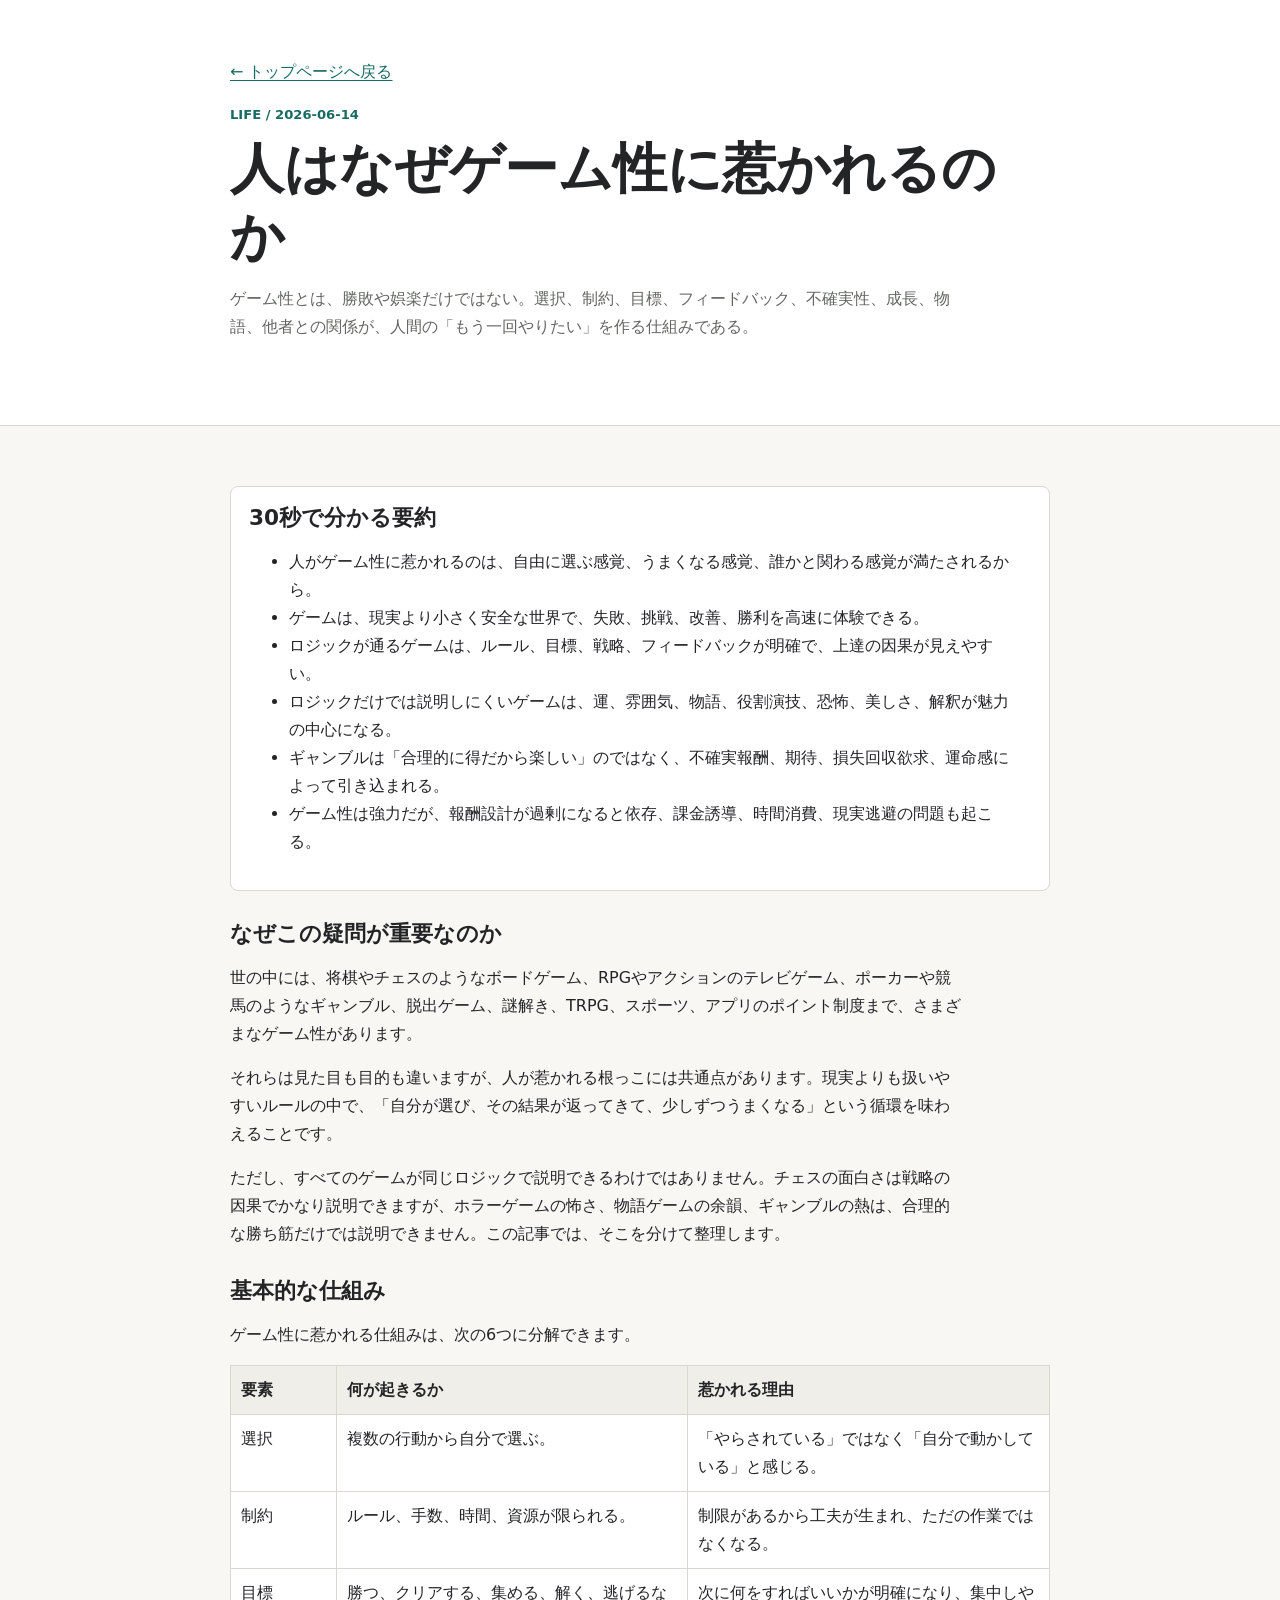
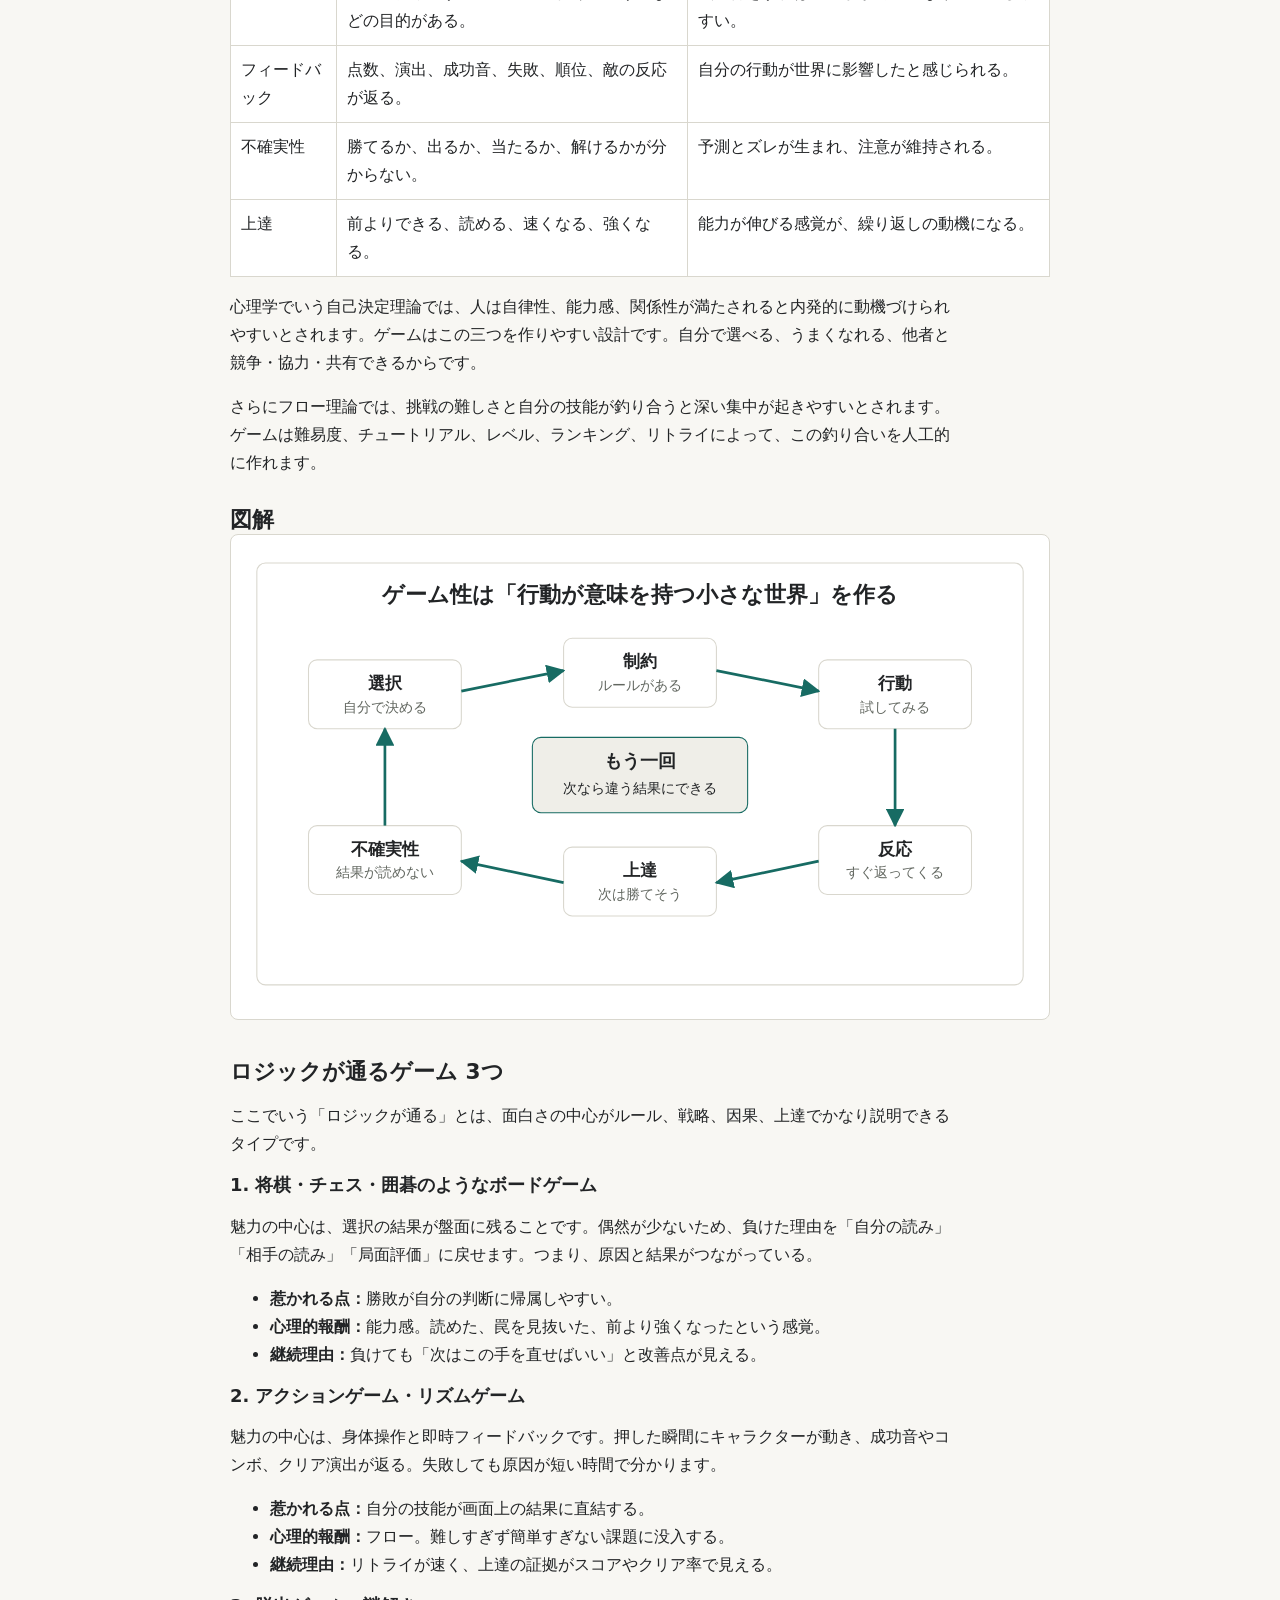
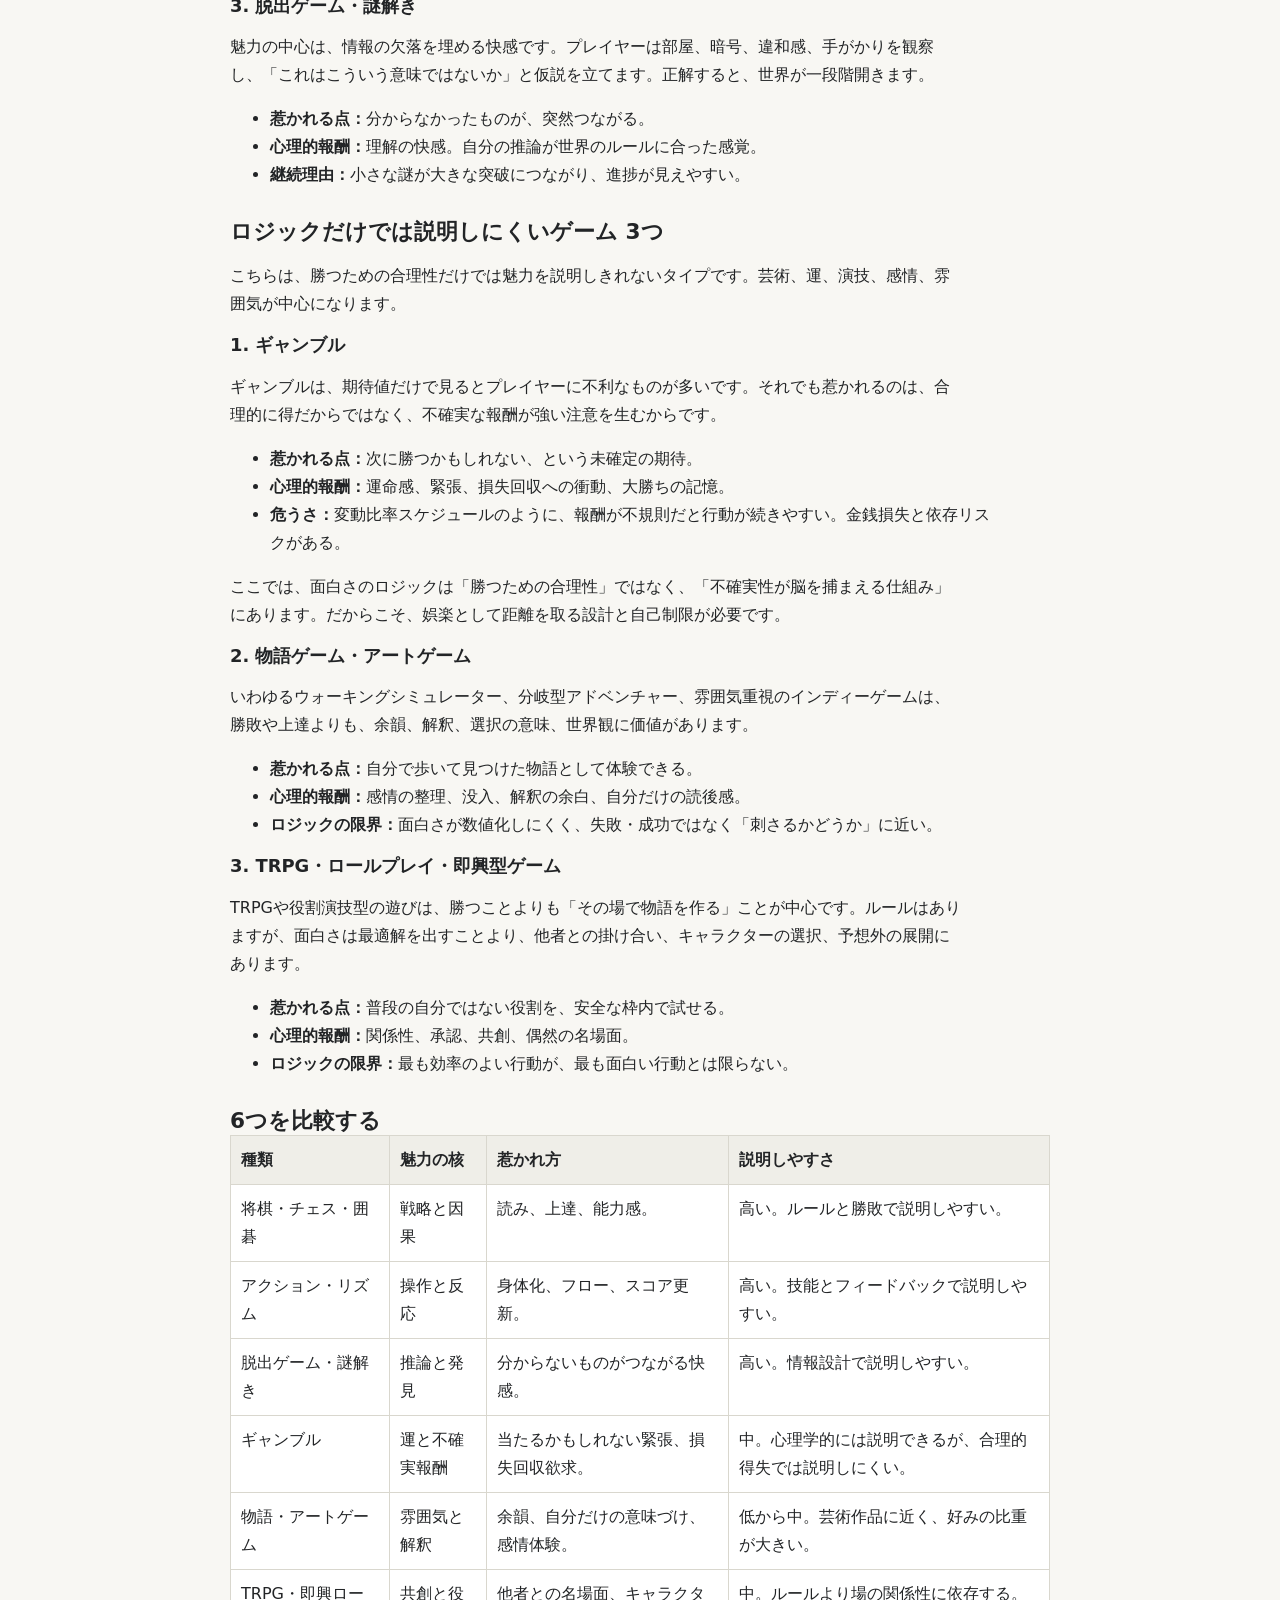
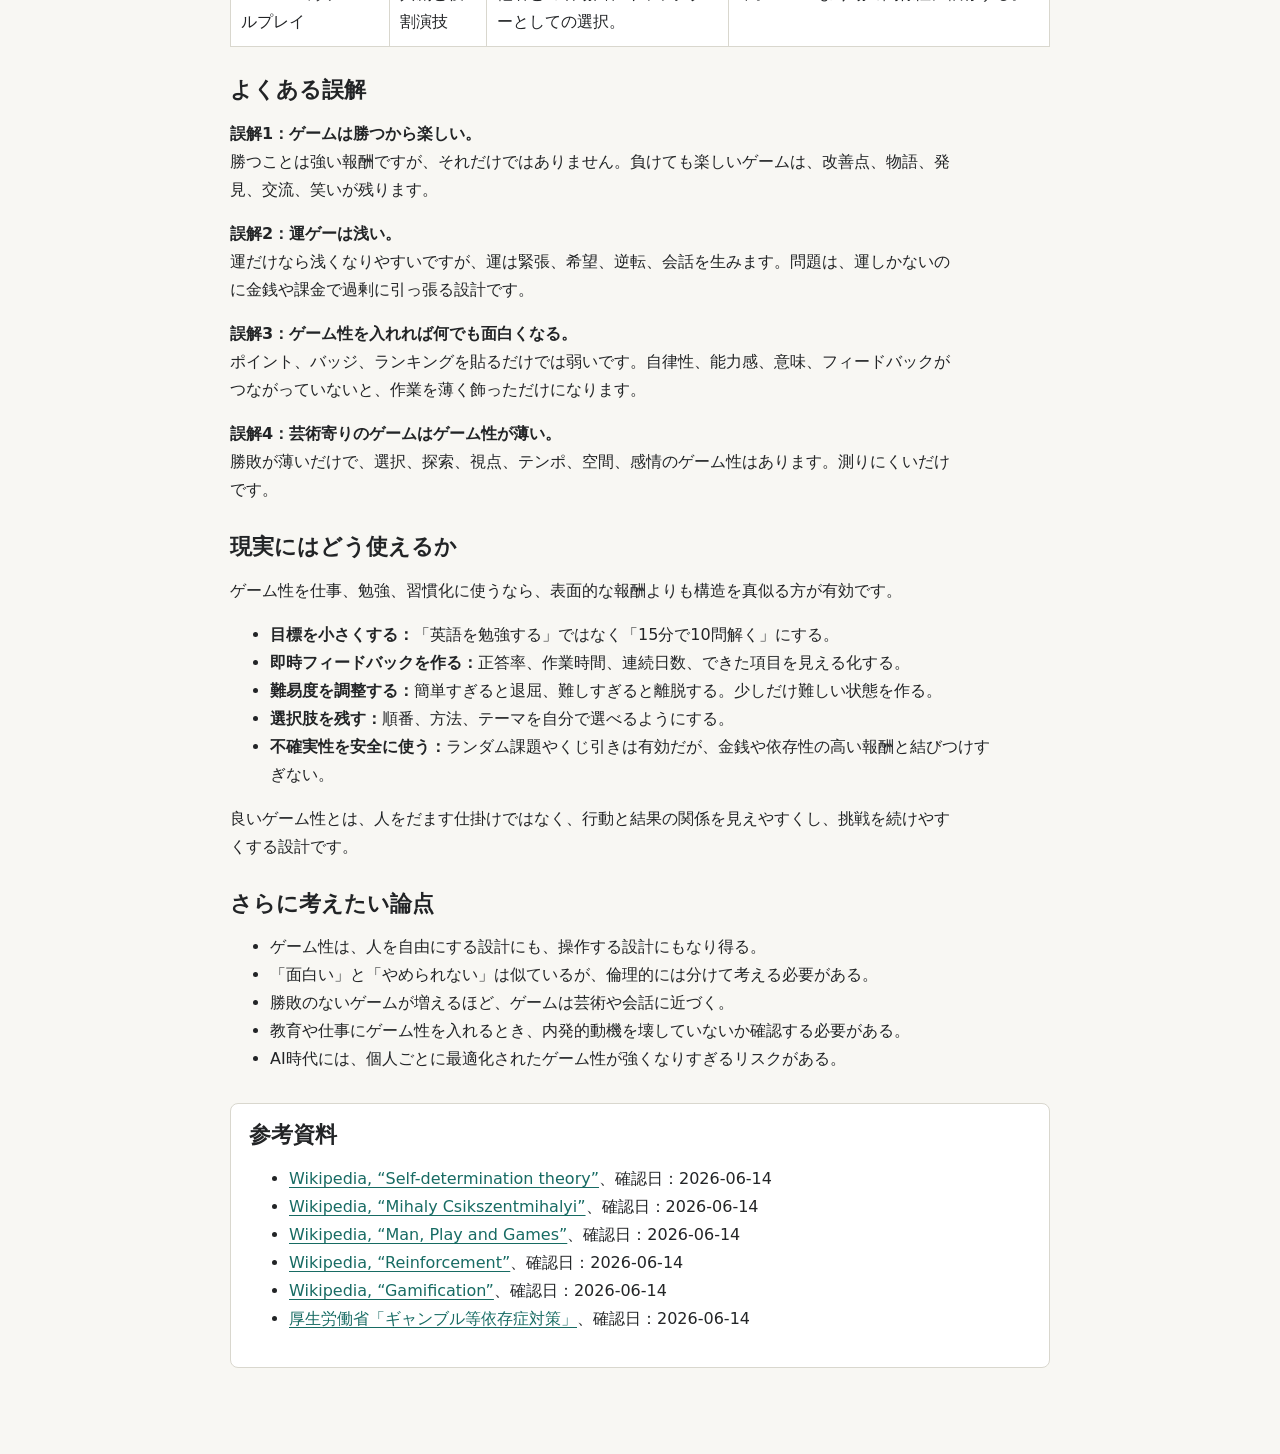
<file: life/why-gamefulness-attracts-people.html>
<!doctype html>
<html lang="ja">
<head>
  <meta charset="utf-8">
  <meta name="viewport" content="width=device-width, initial-scale=1">
  <meta name="color-scheme" content="light dark">
  <title>人はなぜゲーム性に惹かれるのか | Knowledge Notes</title>
  <meta name="description" content="人がゲーム性に惹かれる理由を、自己決定理論、フロー、報酬設計、遊びの分類から整理し、ロジック型と芸術型のゲーム例で説明する。">
  <link rel="stylesheet" href="../styles/site.css">
</head>
<body class="article-page">
  <header class="article-header">
    <div class="article-body">
      <a class="back-link" href="../index.html">← トップページへ戻る</a>
      <p class="eyebrow">Life / 2026-06-14</p>
      <h1>人はなぜゲーム性に惹かれるのか</h1>
      <p class="lead">ゲーム性とは、勝敗や娯楽だけではない。選択、制約、目標、フィードバック、不確実性、成長、物語、他者との関係が、人間の「もう一回やりたい」を作る仕組みである。</p>
    </div>
  </header>

  <main class="article-body">
    <section class="summary-box">
      <h2>30秒で分かる要約</h2>
      <ul>
        <li>人がゲーム性に惹かれるのは、自由に選ぶ感覚、うまくなる感覚、誰かと関わる感覚が満たされるから。</li>
        <li>ゲームは、現実より小さく安全な世界で、失敗、挑戦、改善、勝利を高速に体験できる。</li>
        <li>ロジックが通るゲームは、ルール、目標、戦略、フィードバックが明確で、上達の因果が見えやすい。</li>
        <li>ロジックだけでは説明しにくいゲームは、運、雰囲気、物語、役割演技、恐怖、美しさ、解釈が魅力の中心になる。</li>
        <li>ギャンブルは「合理的に得だから楽しい」のではなく、不確実報酬、期待、損失回収欲求、運命感によって引き込まれる。</li>
        <li>ゲーム性は強力だが、報酬設計が過剰になると依存、課金誘導、時間消費、現実逃避の問題も起こる。</li>
      </ul>
    </section>

    <section>
      <h2>なぜこの疑問が重要なのか</h2>
      <p>世の中には、将棋やチェスのようなボードゲーム、RPGやアクションのテレビゲーム、ポーカーや競馬のようなギャンブル、脱出ゲーム、謎解き、TRPG、スポーツ、アプリのポイント制度まで、さまざまなゲーム性があります。</p>
      <p>それらは見た目も目的も違いますが、人が惹かれる根っこには共通点があります。現実よりも扱いやすいルールの中で、「自分が選び、その結果が返ってきて、少しずつうまくなる」という循環を味わえることです。</p>
      <p>ただし、すべてのゲームが同じロジックで説明できるわけではありません。チェスの面白さは戦略の因果でかなり説明できますが、ホラーゲームの怖さ、物語ゲームの余韻、ギャンブルの熱は、合理的な勝ち筋だけでは説明できません。この記事では、そこを分けて整理します。</p>
    </section>

    <section>
      <h2>基本的な仕組み</h2>
      <p>ゲーム性に惹かれる仕組みは、次の6つに分解できます。</p>
      <div class="table-wrap">
        <table>
          <thead>
            <tr>
              <th>要素</th>
              <th>何が起きるか</th>
              <th>惹かれる理由</th>
            </tr>
          </thead>
          <tbody>
            <tr>
              <td>選択</td>
              <td>複数の行動から自分で選ぶ。</td>
              <td>「やらされている」ではなく「自分で動かしている」と感じる。</td>
            </tr>
            <tr>
              <td>制約</td>
              <td>ルール、手数、時間、資源が限られる。</td>
              <td>制限があるから工夫が生まれ、ただの作業ではなくなる。</td>
            </tr>
            <tr>
              <td>目標</td>
              <td>勝つ、クリアする、集める、解く、逃げるなどの目的がある。</td>
              <td>次に何をすればいいかが明確になり、集中しやすい。</td>
            </tr>
            <tr>
              <td>フィードバック</td>
              <td>点数、演出、成功音、失敗、順位、敵の反応が返る。</td>
              <td>自分の行動が世界に影響したと感じられる。</td>
            </tr>
            <tr>
              <td>不確実性</td>
              <td>勝てるか、出るか、当たるか、解けるかが分からない。</td>
              <td>予測とズレが生まれ、注意が維持される。</td>
            </tr>
            <tr>
              <td>上達</td>
              <td>前よりできる、読める、速くなる、強くなる。</td>
              <td>能力が伸びる感覚が、繰り返しの動機になる。</td>
            </tr>
          </tbody>
        </table>
      </div>
      <p>心理学でいう自己決定理論では、人は自律性、能力感、関係性が満たされると内発的に動機づけられやすいとされます。ゲームはこの三つを作りやすい設計です。自分で選べる、うまくなれる、他者と競争・協力・共有できるからです。</p>
      <p>さらにフロー理論では、挑戦の難しさと自分の技能が釣り合うと深い集中が起きやすいとされます。ゲームは難易度、チュートリアル、レベル、ランキング、リトライによって、この釣り合いを人工的に作れます。</p>
    </section>

    <section>
      <h2>図解</h2>
      <svg class="diagram" viewBox="0 0 760 450" role="img" aria-labelledby="diagram-title diagram-desc">
        <title id="diagram-title">ゲーム性に惹かれる循環</title>
        <desc id="diagram-desc">選択、制約、行動、フィードバック、上達、不確実性が循環し、人がもう一回やりたいと感じる構造を示す図。</desc>
        <defs>
          <marker id="arrow-game" viewBox="0 0 10 10" refX="9" refY="5" markerWidth="7" markerHeight="7" orient="auto-start-reverse">
            <path d="M 0 0 L 10 5 L 0 10 z" fill="#176b63"></path>
          </marker>
        </defs>

        <rect x="24" y="26" width="712" height="392" rx="8" fill="none" stroke="#d9d7ce"></rect>
        <text x="380" y="62" text-anchor="middle" font-size="20" font-weight="700" fill="#222426">ゲーム性は「行動が意味を持つ小さな世界」を作る</text>

        <rect x="72" y="116" width="142" height="64" rx="8" fill="#ffffff" stroke="#d9d7ce"></rect>
        <text x="143" y="143" text-anchor="middle" font-size="16" font-weight="700" fill="#222426">選択</text>
        <text x="143" y="164" text-anchor="middle" font-size="13" fill="#626760">自分で決める</text>

        <rect x="309" y="96" width="142" height="64" rx="8" fill="#ffffff" stroke="#d9d7ce"></rect>
        <text x="380" y="123" text-anchor="middle" font-size="16" font-weight="700" fill="#222426">制約</text>
        <text x="380" y="144" text-anchor="middle" font-size="13" fill="#626760">ルールがある</text>

        <rect x="546" y="116" width="142" height="64" rx="8" fill="#ffffff" stroke="#d9d7ce"></rect>
        <text x="617" y="143" text-anchor="middle" font-size="16" font-weight="700" fill="#222426">行動</text>
        <text x="617" y="164" text-anchor="middle" font-size="13" fill="#626760">試してみる</text>

        <rect x="546" y="270" width="142" height="64" rx="8" fill="#ffffff" stroke="#d9d7ce"></rect>
        <text x="617" y="297" text-anchor="middle" font-size="16" font-weight="700" fill="#222426">反応</text>
        <text x="617" y="318" text-anchor="middle" font-size="13" fill="#626760">すぐ返ってくる</text>

        <rect x="309" y="290" width="142" height="64" rx="8" fill="#ffffff" stroke="#d9d7ce"></rect>
        <text x="380" y="317" text-anchor="middle" font-size="16" font-weight="700" fill="#222426">上達</text>
        <text x="380" y="338" text-anchor="middle" font-size="13" fill="#626760">次は勝てそう</text>

        <rect x="72" y="270" width="142" height="64" rx="8" fill="#ffffff" stroke="#d9d7ce"></rect>
        <text x="143" y="297" text-anchor="middle" font-size="16" font-weight="700" fill="#222426">不確実性</text>
        <text x="143" y="318" text-anchor="middle" font-size="13" fill="#626760">結果が読めない</text>

        <line x1="214" y1="145" x2="309" y2="126" stroke="#176b63" stroke-width="2.5" marker-end="url(#arrow-game)"></line>
        <line x1="451" y1="126" x2="546" y2="145" stroke="#176b63" stroke-width="2.5" marker-end="url(#arrow-game)"></line>
        <line x1="617" y1="180" x2="617" y2="270" stroke="#176b63" stroke-width="2.5" marker-end="url(#arrow-game)"></line>
        <line x1="546" y1="303" x2="451" y2="323" stroke="#176b63" stroke-width="2.5" marker-end="url(#arrow-game)"></line>
        <line x1="309" y1="323" x2="214" y2="303" stroke="#176b63" stroke-width="2.5" marker-end="url(#arrow-game)"></line>
        <line x1="143" y1="270" x2="143" y2="180" stroke="#176b63" stroke-width="2.5" marker-end="url(#arrow-game)"></line>

        <rect x="280" y="188" width="200" height="70" rx="8" fill="#efeee8" stroke="#176b63"></rect>
        <text x="380" y="216" text-anchor="middle" font-size="17" font-weight="700" fill="#222426">もう一回</text>
        <text x="380" y="240" text-anchor="middle" font-size="13" fill="#222426">次なら違う結果にできる</text>
      </svg>
    </section>

    <section>
      <h2>ロジックが通るゲーム 3つ</h2>
      <p>ここでいう「ロジックが通る」とは、面白さの中心がルール、戦略、因果、上達でかなり説明できるタイプです。</p>

      <h3>1. 将棋・チェス・囲碁のようなボードゲーム</h3>
      <p>魅力の中心は、選択の結果が盤面に残ることです。偶然が少ないため、負けた理由を「自分の読み」「相手の読み」「局面評価」に戻せます。つまり、原因と結果がつながっている。</p>
      <ul>
        <li><strong>惹かれる点：</strong>勝敗が自分の判断に帰属しやすい。</li>
        <li><strong>心理的報酬：</strong>能力感。読めた、罠を見抜いた、前より強くなったという感覚。</li>
        <li><strong>継続理由：</strong>負けても「次はこの手を直せばいい」と改善点が見える。</li>
      </ul>

      <h3>2. アクションゲーム・リズムゲーム</h3>
      <p>魅力の中心は、身体操作と即時フィードバックです。押した瞬間にキャラクターが動き、成功音やコンボ、クリア演出が返る。失敗しても原因が短い時間で分かります。</p>
      <ul>
        <li><strong>惹かれる点：</strong>自分の技能が画面上の結果に直結する。</li>
        <li><strong>心理的報酬：</strong>フロー。難しすぎず簡単すぎない課題に没入する。</li>
        <li><strong>継続理由：</strong>リトライが速く、上達の証拠がスコアやクリア率で見える。</li>
      </ul>

      <h3>3. 脱出ゲーム・謎解き</h3>
      <p>魅力の中心は、情報の欠落を埋める快感です。プレイヤーは部屋、暗号、違和感、手がかりを観察し、「これはこういう意味ではないか」と仮説を立てます。正解すると、世界が一段階開きます。</p>
      <ul>
        <li><strong>惹かれる点：</strong>分からなかったものが、突然つながる。</li>
        <li><strong>心理的報酬：</strong>理解の快感。自分の推論が世界のルールに合った感覚。</li>
        <li><strong>継続理由：</strong>小さな謎が大きな突破につながり、進捗が見えやすい。</li>
      </ul>
    </section>

    <section>
      <h2>ロジックだけでは説明しにくいゲーム 3つ</h2>
      <p>こちらは、勝つための合理性だけでは魅力を説明しきれないタイプです。芸術、運、演技、感情、雰囲気が中心になります。</p>

      <h3>1. ギャンブル</h3>
      <p>ギャンブルは、期待値だけで見るとプレイヤーに不利なものが多いです。それでも惹かれるのは、合理的に得だからではなく、不確実な報酬が強い注意を生むからです。</p>
      <ul>
        <li><strong>惹かれる点：</strong>次に勝つかもしれない、という未確定の期待。</li>
        <li><strong>心理的報酬：</strong>運命感、緊張、損失回収への衝動、大勝ちの記憶。</li>
        <li><strong>危うさ：</strong>変動比率スケジュールのように、報酬が不規則だと行動が続きやすい。金銭損失と依存リスクがある。</li>
      </ul>
      <p>ここでは、面白さのロジックは「勝つための合理性」ではなく、「不確実性が脳を捕まえる仕組み」にあります。だからこそ、娯楽として距離を取る設計と自己制限が必要です。</p>

      <h3>2. 物語ゲーム・アートゲーム</h3>
      <p>いわゆるウォーキングシミュレーター、分岐型アドベンチャー、雰囲気重視のインディーゲームは、勝敗や上達よりも、余韻、解釈、選択の意味、世界観に価値があります。</p>
      <ul>
        <li><strong>惹かれる点：</strong>自分で歩いて見つけた物語として体験できる。</li>
        <li><strong>心理的報酬：</strong>感情の整理、没入、解釈の余白、自分だけの読後感。</li>
        <li><strong>ロジックの限界：</strong>面白さが数値化しにくく、失敗・成功ではなく「刺さるかどうか」に近い。</li>
      </ul>

      <h3>3. TRPG・ロールプレイ・即興型ゲーム</h3>
      <p>TRPGや役割演技型の遊びは、勝つことよりも「その場で物語を作る」ことが中心です。ルールはありますが、面白さは最適解を出すことより、他者との掛け合い、キャラクターの選択、予想外の展開にあります。</p>
      <ul>
        <li><strong>惹かれる点：</strong>普段の自分ではない役割を、安全な枠内で試せる。</li>
        <li><strong>心理的報酬：</strong>関係性、承認、共創、偶然の名場面。</li>
        <li><strong>ロジックの限界：</strong>最も効率のよい行動が、最も面白い行動とは限らない。</li>
      </ul>
    </section>

    <section>
      <h2>6つを比較する</h2>
      <div class="table-wrap">
        <table>
          <thead>
            <tr>
              <th>種類</th>
              <th>魅力の核</th>
              <th>惹かれ方</th>
              <th>説明しやすさ</th>
            </tr>
          </thead>
          <tbody>
            <tr>
              <td>将棋・チェス・囲碁</td>
              <td>戦略と因果</td>
              <td>読み、上達、能力感。</td>
              <td>高い。ルールと勝敗で説明しやすい。</td>
            </tr>
            <tr>
              <td>アクション・リズム</td>
              <td>操作と反応</td>
              <td>身体化、フロー、スコア更新。</td>
              <td>高い。技能とフィードバックで説明しやすい。</td>
            </tr>
            <tr>
              <td>脱出ゲーム・謎解き</td>
              <td>推論と発見</td>
              <td>分からないものがつながる快感。</td>
              <td>高い。情報設計で説明しやすい。</td>
            </tr>
            <tr>
              <td>ギャンブル</td>
              <td>運と不確実報酬</td>
              <td>当たるかもしれない緊張、損失回収欲求。</td>
              <td>中。心理学的には説明できるが、合理的得失では説明しにくい。</td>
            </tr>
            <tr>
              <td>物語・アートゲーム</td>
              <td>雰囲気と解釈</td>
              <td>余韻、自分だけの意味づけ、感情体験。</td>
              <td>低から中。芸術作品に近く、好みの比重が大きい。</td>
            </tr>
            <tr>
              <td>TRPG・即興ロールプレイ</td>
              <td>共創と役割演技</td>
              <td>他者との名場面、キャラクターとしての選択。</td>
              <td>中。ルールより場の関係性に依存する。</td>
            </tr>
          </tbody>
        </table>
      </div>
    </section>

    <section>
      <h2>よくある誤解</h2>
      <p><strong>誤解1：ゲームは勝つから楽しい。</strong><br>勝つことは強い報酬ですが、それだけではありません。負けても楽しいゲームは、改善点、物語、発見、交流、笑いが残ります。</p>
      <p><strong>誤解2：運ゲーは浅い。</strong><br>運だけなら浅くなりやすいですが、運は緊張、希望、逆転、会話を生みます。問題は、運しかないのに金銭や課金で過剰に引っ張る設計です。</p>
      <p><strong>誤解3：ゲーム性を入れれば何でも面白くなる。</strong><br>ポイント、バッジ、ランキングを貼るだけでは弱いです。自律性、能力感、意味、フィードバックがつながっていないと、作業を薄く飾っただけになります。</p>
      <p><strong>誤解4：芸術寄りのゲームはゲーム性が薄い。</strong><br>勝敗が薄いだけで、選択、探索、視点、テンポ、空間、感情のゲーム性はあります。測りにくいだけです。</p>
    </section>

    <section>
      <h2>現実にはどう使えるか</h2>
      <p>ゲーム性を仕事、勉強、習慣化に使うなら、表面的な報酬よりも構造を真似る方が有効です。</p>
      <ul>
        <li><strong>目標を小さくする：</strong>「英語を勉強する」ではなく「15分で10問解く」にする。</li>
        <li><strong>即時フィードバックを作る：</strong>正答率、作業時間、連続日数、できた項目を見える化する。</li>
        <li><strong>難易度を調整する：</strong>簡単すぎると退屈、難しすぎると離脱する。少しだけ難しい状態を作る。</li>
        <li><strong>選択肢を残す：</strong>順番、方法、テーマを自分で選べるようにする。</li>
        <li><strong>不確実性を安全に使う：</strong>ランダム課題やくじ引きは有効だが、金銭や依存性の高い報酬と結びつけすぎない。</li>
      </ul>
      <p>良いゲーム性とは、人をだます仕掛けではなく、行動と結果の関係を見えやすくし、挑戦を続けやすくする設計です。</p>
    </section>

    <section>
      <h2>さらに考えたい論点</h2>
      <ul>
        <li>ゲーム性は、人を自由にする設計にも、操作する設計にもなり得る。</li>
        <li>「面白い」と「やめられない」は似ているが、倫理的には分けて考える必要がある。</li>
        <li>勝敗のないゲームが増えるほど、ゲームは芸術や会話に近づく。</li>
        <li>教育や仕事にゲーム性を入れるとき、内発的動機を壊していないか確認する必要がある。</li>
        <li>AI時代には、個人ごとに最適化されたゲーム性が強くなりすぎるリスクがある。</li>
      </ul>
    </section>

    <section class="note-box">
      <h2>参考資料</h2>
      <ul>
        <li><a href="https://en.wikipedia.org/wiki/Self-determination_theory">Wikipedia, “Self-determination theory”</a>、確認日：2026-06-14</li>
        <li><a href="https://en.wikipedia.org/wiki/Mihaly_Csikszentmihalyi">Wikipedia, “Mihaly Csikszentmihalyi”</a>、確認日：2026-06-14</li>
        <li><a href="https://en.wikipedia.org/wiki/Man,_Play_and_Games">Wikipedia, “Man, Play and Games”</a>、確認日：2026-06-14</li>
        <li><a href="https://en.wikipedia.org/wiki/Reinforcement">Wikipedia, “Reinforcement”</a>、確認日：2026-06-14</li>
        <li><a href="https://en.wikipedia.org/wiki/Gamification">Wikipedia, “Gamification”</a>、確認日：2026-06-14</li>
        <li><a href="https://www.mhlw.go.jp/stf/seisakunitsuite/bunya/0000070789.html">厚生労働省「ギャンブル等依存症対策」</a>、確認日：2026-06-14</li>
      </ul>
    </section>
  </main>
</body>
</html>
</file>
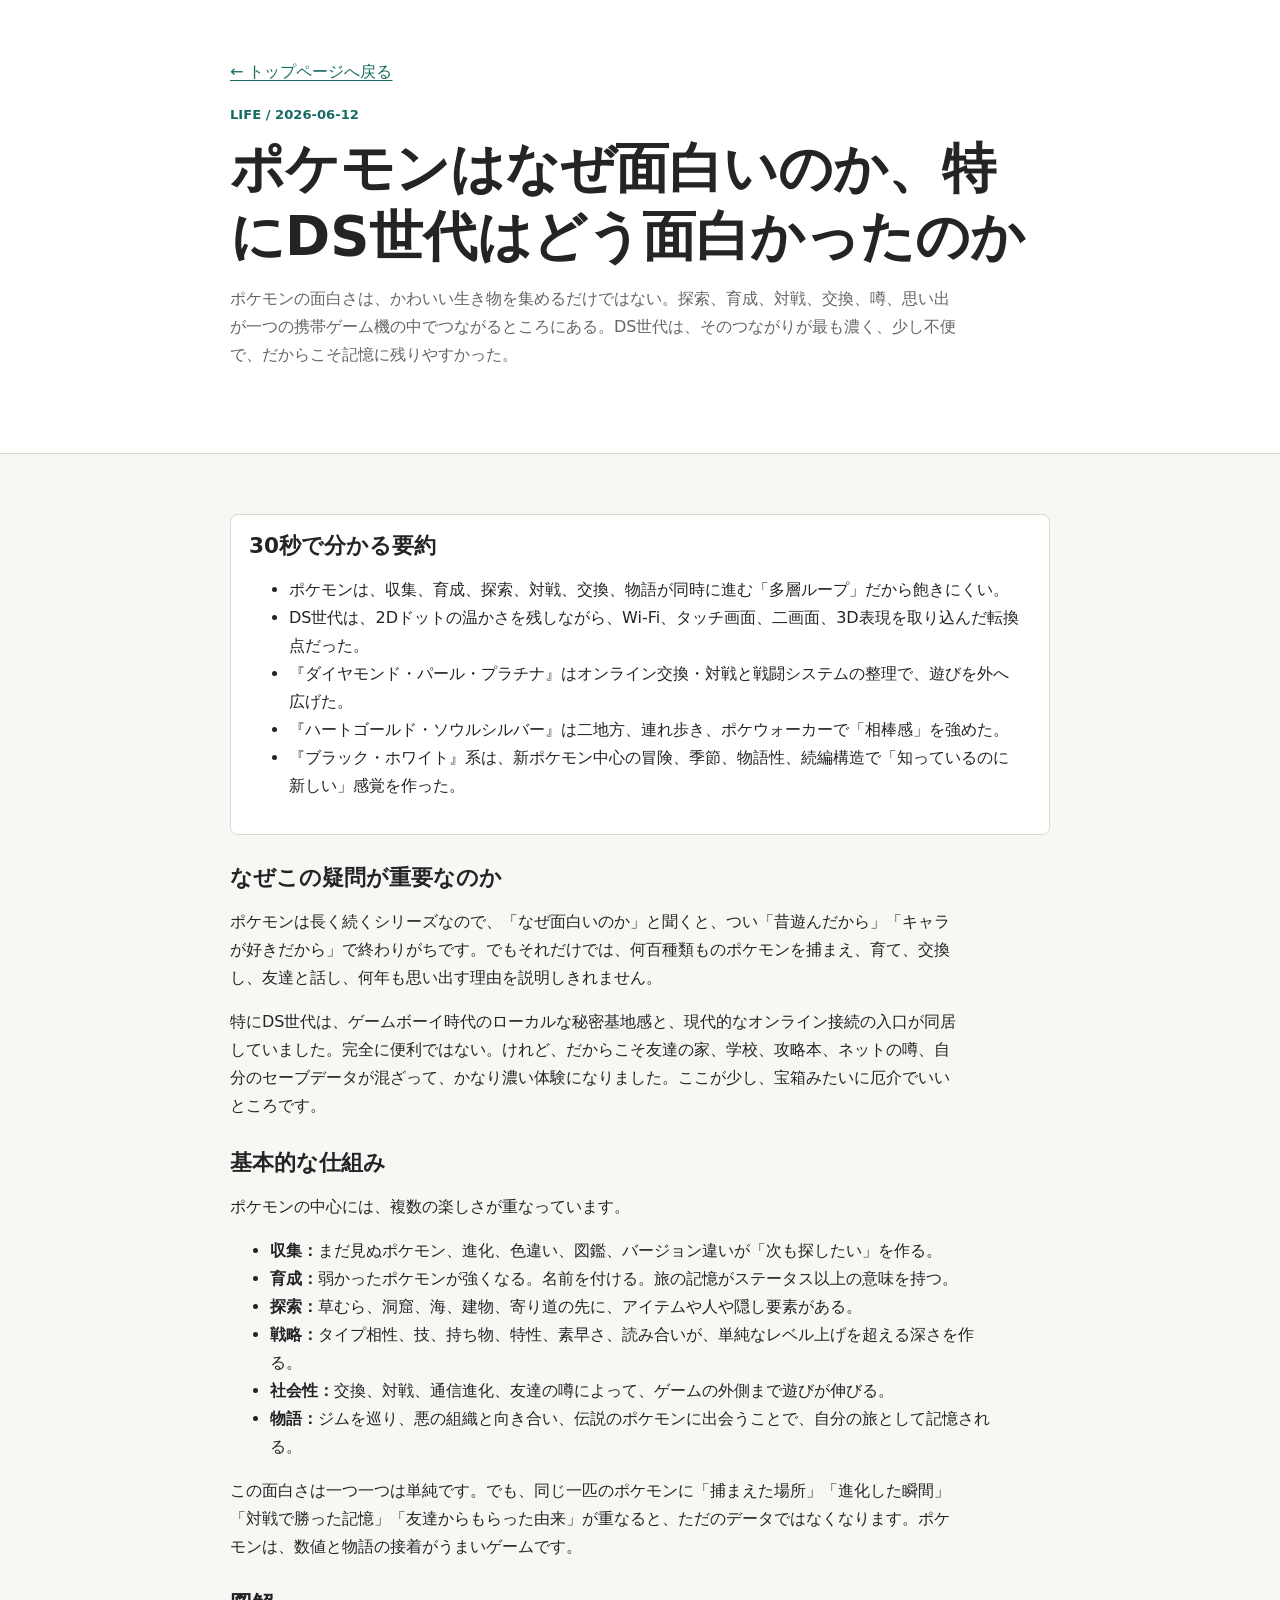
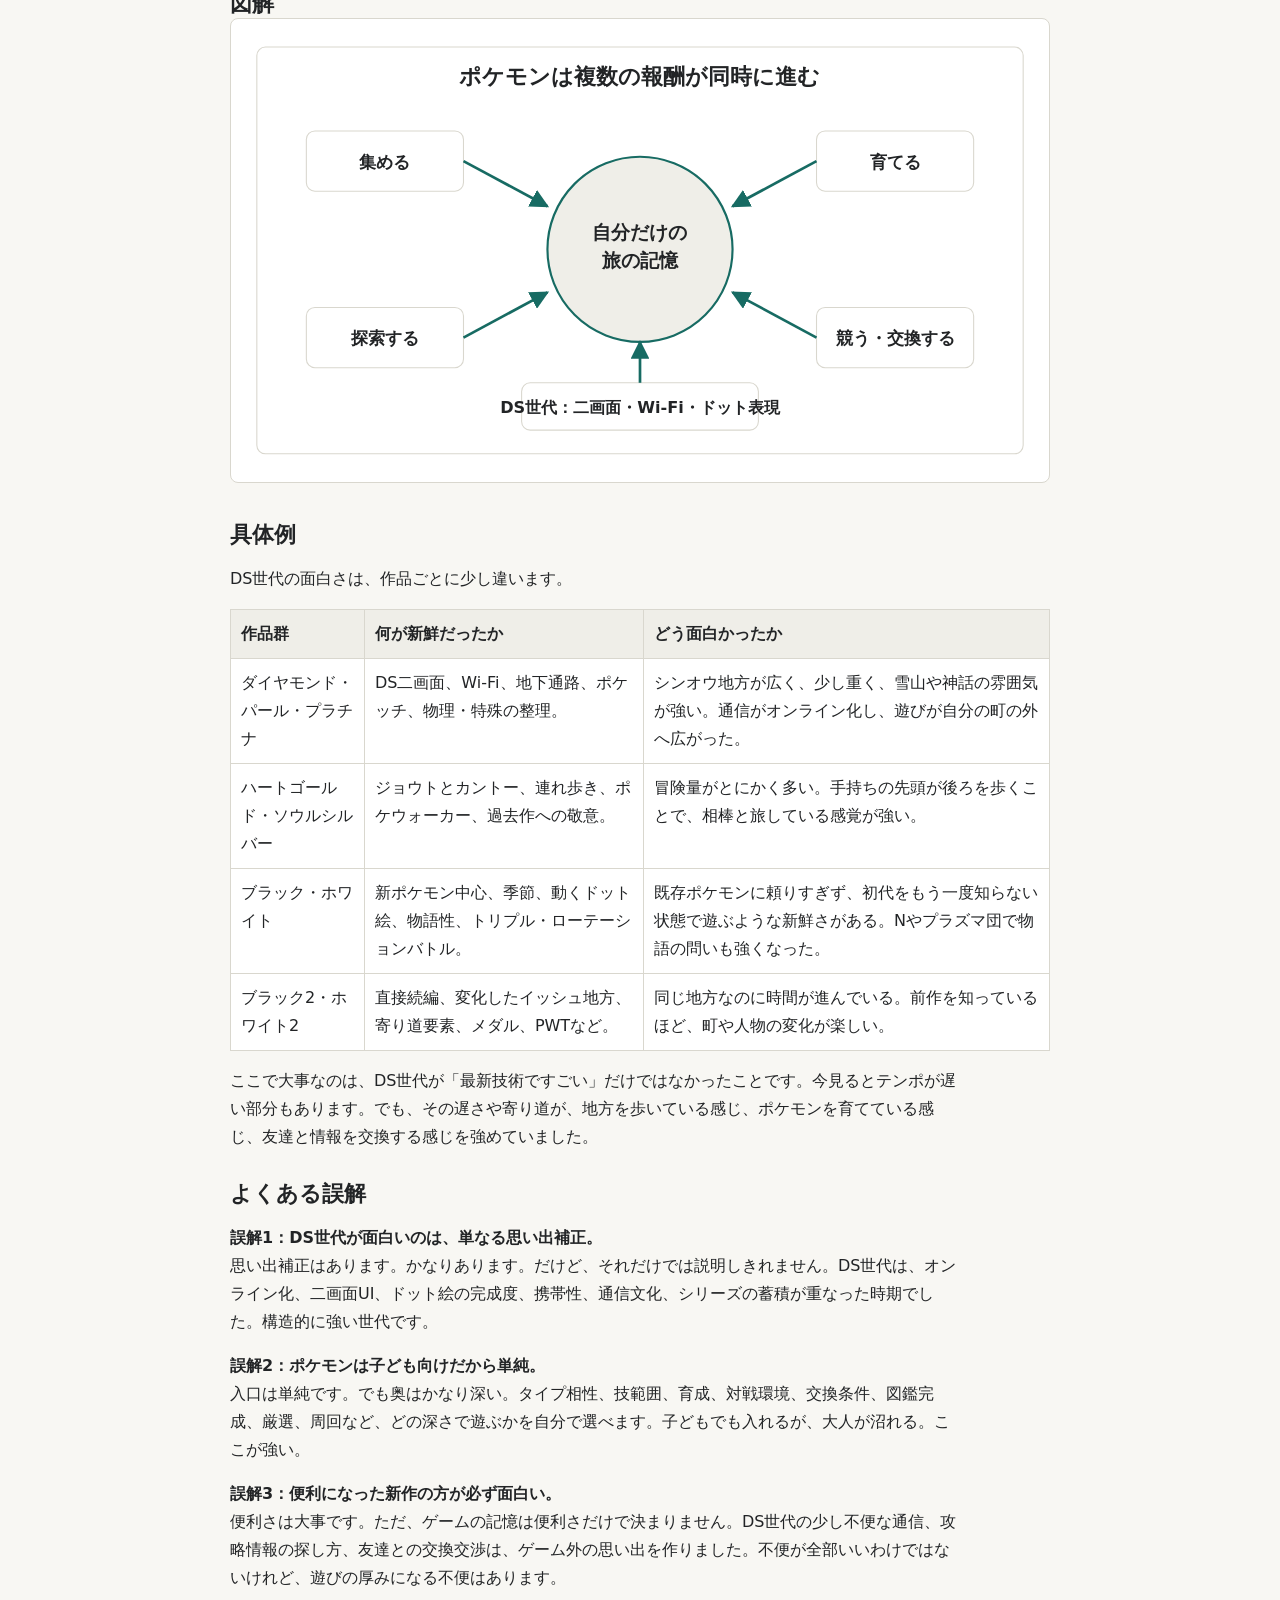
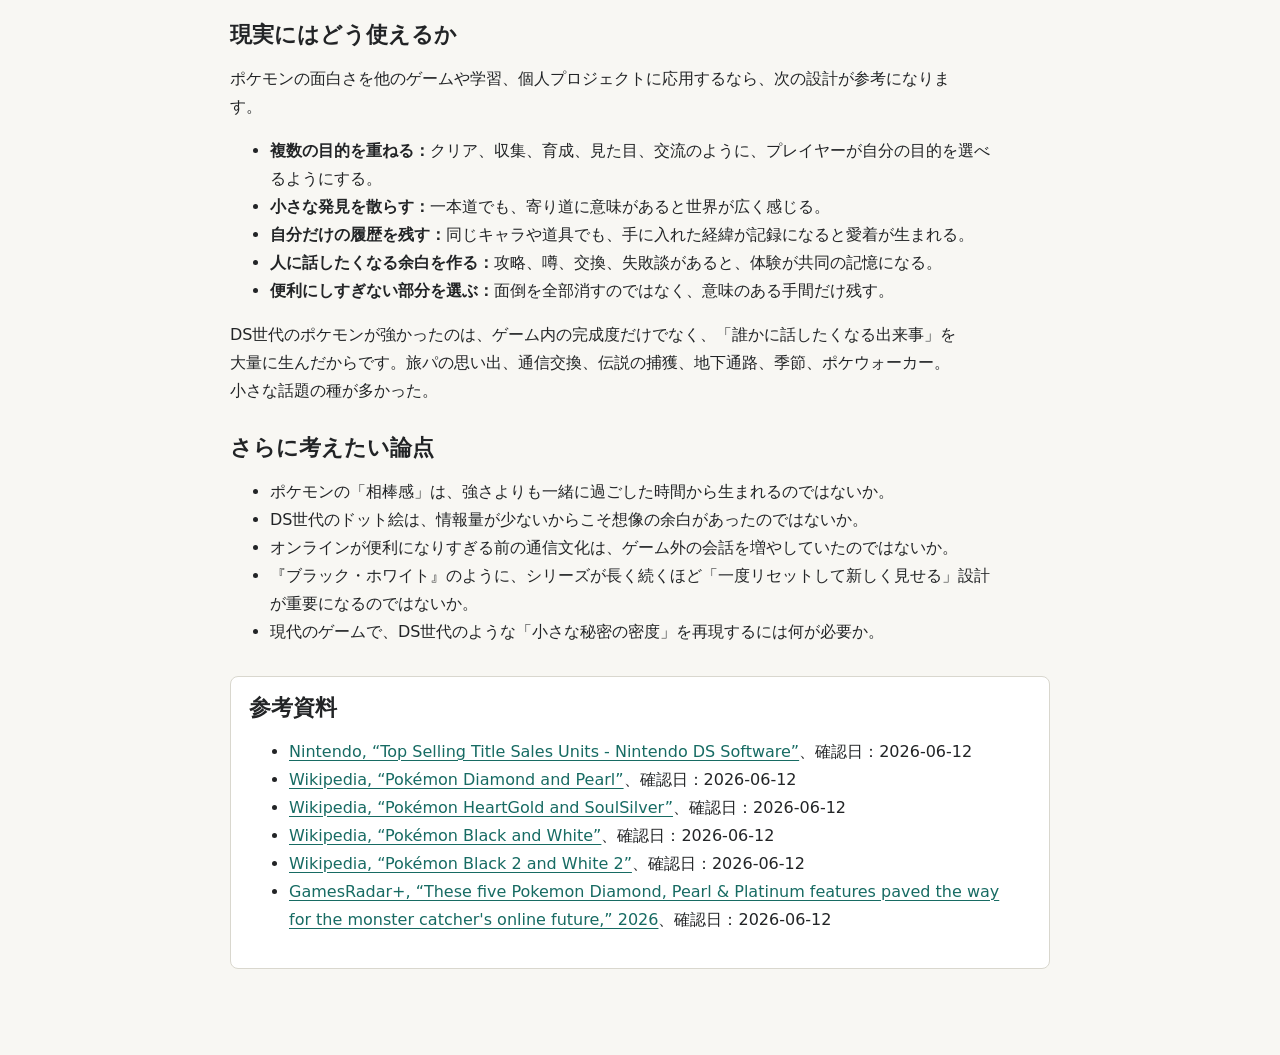
<file: life/why-pokemon-ds-generation-is-fun.html>
<!doctype html>
<html lang="ja">
<head>
  <meta charset="utf-8">
  <meta name="viewport" content="width=device-width, initial-scale=1">
  <meta name="color-scheme" content="light dark">
  <title>ポケモンはなぜ面白いのか、特にDS世代はどう面白かったのか | Knowledge Notes</title>
  <meta name="description" content="ポケモンの面白さを、収集、育成、探索、対戦、交換、物語の重なりから整理し、DS世代が特に面白かった理由を解説する。">
  <link rel="stylesheet" href="../styles/site.css">
</head>
<body class="article-page">
  <header class="article-header">
    <div class="article-body">
      <a class="back-link" href="../index.html">← トップページへ戻る</a>
      <p class="eyebrow">Life / 2026-06-12</p>
      <h1>ポケモンはなぜ面白いのか、特にDS世代はどう面白かったのか</h1>
      <p class="lead">ポケモンの面白さは、かわいい生き物を集めるだけではない。探索、育成、対戦、交換、噂、思い出が一つの携帯ゲーム機の中でつながるところにある。DS世代は、そのつながりが最も濃く、少し不便で、だからこそ記憶に残りやすかった。</p>
    </div>
  </header>

  <main class="article-body">
    <section class="summary-box">
      <h2>30秒で分かる要約</h2>
      <ul>
        <li>ポケモンは、収集、育成、探索、対戦、交換、物語が同時に進む「多層ループ」だから飽きにくい。</li>
        <li>DS世代は、2Dドットの温かさを残しながら、Wi-Fi、タッチ画面、二画面、3D表現を取り込んだ転換点だった。</li>
        <li>『ダイヤモンド・パール・プラチナ』はオンライン交換・対戦と戦闘システムの整理で、遊びを外へ広げた。</li>
        <li>『ハートゴールド・ソウルシルバー』は二地方、連れ歩き、ポケウォーカーで「相棒感」を強めた。</li>
        <li>『ブラック・ホワイト』系は、新ポケモン中心の冒険、季節、物語性、続編構造で「知っているのに新しい」感覚を作った。</li>
      </ul>
    </section>

    <section>
      <h2>なぜこの疑問が重要なのか</h2>
      <p>ポケモンは長く続くシリーズなので、「なぜ面白いのか」と聞くと、つい「昔遊んだから」「キャラが好きだから」で終わりがちです。でもそれだけでは、何百種類ものポケモンを捕まえ、育て、交換し、友達と話し、何年も思い出す理由を説明しきれません。</p>
      <p>特にDS世代は、ゲームボーイ時代のローカルな秘密基地感と、現代的なオンライン接続の入口が同居していました。完全に便利ではない。けれど、だからこそ友達の家、学校、攻略本、ネットの噂、自分のセーブデータが混ざって、かなり濃い体験になりました。ここが少し、宝箱みたいに厄介でいいところです。</p>
    </section>

    <section>
      <h2>基本的な仕組み</h2>
      <p>ポケモンの中心には、複数の楽しさが重なっています。</p>
      <ul>
        <li><strong>収集：</strong>まだ見ぬポケモン、進化、色違い、図鑑、バージョン違いが「次も探したい」を作る。</li>
        <li><strong>育成：</strong>弱かったポケモンが強くなる。名前を付ける。旅の記憶がステータス以上の意味を持つ。</li>
        <li><strong>探索：</strong>草むら、洞窟、海、建物、寄り道の先に、アイテムや人や隠し要素がある。</li>
        <li><strong>戦略：</strong>タイプ相性、技、持ち物、特性、素早さ、読み合いが、単純なレベル上げを超える深さを作る。</li>
        <li><strong>社会性：</strong>交換、対戦、通信進化、友達の噂によって、ゲームの外側まで遊びが伸びる。</li>
        <li><strong>物語：</strong>ジムを巡り、悪の組織と向き合い、伝説のポケモンに出会うことで、自分の旅として記憶される。</li>
      </ul>
      <p>この面白さは一つ一つは単純です。でも、同じ一匹のポケモンに「捕まえた場所」「進化した瞬間」「対戦で勝った記憶」「友達からもらった由来」が重なると、ただのデータではなくなります。ポケモンは、数値と物語の接着がうまいゲームです。</p>
    </section>

    <section>
      <h2>図解</h2>
      <svg class="diagram" viewBox="0 0 760 430" role="img" aria-labelledby="diagram-title diagram-desc">
        <title id="diagram-title">ポケモンの面白さを作る多層ループ</title>
        <desc id="diagram-desc">収集、育成、探索、戦略、通信、物語が重なり、DS世代では二画面、Wi-Fi、ドット表現、携帯性によって面白さが増幅されたことを示す図。</desc>
        <defs>
          <marker id="arrow-pokemon" viewBox="0 0 10 10" refX="9" refY="5" markerWidth="7" markerHeight="7" orient="auto-start-reverse">
            <path d="M 0 0 L 10 5 L 0 10 z" fill="#176b63"></path>
          </marker>
        </defs>

        <rect x="24" y="26" width="712" height="378" rx="8" fill="none" stroke="#d9d7ce"></rect>
        <text x="380" y="60" text-anchor="middle" font-size="20" font-weight="700" fill="#222426">ポケモンは複数の報酬が同時に進む</text>

        <circle cx="380" cy="214" r="86" fill="#efeee8" stroke="#176b63" stroke-width="2"></circle>
        <text x="380" y="204" text-anchor="middle" font-size="18" font-weight="700" fill="#222426">自分だけの</text>
        <text x="380" y="230" text-anchor="middle" font-size="18" font-weight="700" fill="#222426">旅の記憶</text>

        <rect x="70" y="104" width="146" height="56" rx="8" fill="#ffffff" stroke="#d9d7ce"></rect>
        <text x="143" y="138" text-anchor="middle" font-size="16" font-weight="700" fill="#222426">集める</text>
        <line x1="216" y1="132" x2="294" y2="174" stroke="#176b63" stroke-width="2.5" marker-end="url(#arrow-pokemon)"></line>

        <rect x="544" y="104" width="146" height="56" rx="8" fill="#ffffff" stroke="#d9d7ce"></rect>
        <text x="617" y="138" text-anchor="middle" font-size="16" font-weight="700" fill="#222426">育てる</text>
        <line x1="544" y1="132" x2="466" y2="174" stroke="#176b63" stroke-width="2.5" marker-end="url(#arrow-pokemon)"></line>

        <rect x="70" y="268" width="146" height="56" rx="8" fill="#ffffff" stroke="#d9d7ce"></rect>
        <text x="143" y="302" text-anchor="middle" font-size="16" font-weight="700" fill="#222426">探索する</text>
        <line x1="216" y1="296" x2="294" y2="254" stroke="#176b63" stroke-width="2.5" marker-end="url(#arrow-pokemon)"></line>

        <rect x="544" y="268" width="146" height="56" rx="8" fill="#ffffff" stroke="#d9d7ce"></rect>
        <text x="617" y="302" text-anchor="middle" font-size="16" font-weight="700" fill="#222426">競う・交換する</text>
        <line x1="544" y1="296" x2="466" y2="254" stroke="#176b63" stroke-width="2.5" marker-end="url(#arrow-pokemon)"></line>

        <rect x="270" y="338" width="220" height="44" rx="8" fill="#ffffff" stroke="#d9d7ce"></rect>
        <text x="380" y="366" text-anchor="middle" font-size="15" font-weight="700" fill="#222426">DS世代：二画面・Wi-Fi・ドット表現</text>

        <line x1="380" y1="338" x2="380" y2="300" stroke="#176b63" stroke-width="2.5" marker-end="url(#arrow-pokemon)"></line>
      </svg>
    </section>

    <section>
      <h2>具体例</h2>
      <p>DS世代の面白さは、作品ごとに少し違います。</p>
      <div class="table-wrap">
        <table>
          <thead>
            <tr>
              <th>作品群</th>
              <th>何が新鮮だったか</th>
              <th>どう面白かったか</th>
            </tr>
          </thead>
          <tbody>
            <tr>
              <td>ダイヤモンド・パール・プラチナ</td>
              <td>DS二画面、Wi-Fi、地下通路、ポケッチ、物理・特殊の整理。</td>
              <td>シンオウ地方が広く、少し重く、雪山や神話の雰囲気が強い。通信がオンライン化し、遊びが自分の町の外へ広がった。</td>
            </tr>
            <tr>
              <td>ハートゴールド・ソウルシルバー</td>
              <td>ジョウトとカントー、連れ歩き、ポケウォーカー、過去作への敬意。</td>
              <td>冒険量がとにかく多い。手持ちの先頭が後ろを歩くことで、相棒と旅している感覚が強い。</td>
            </tr>
            <tr>
              <td>ブラック・ホワイト</td>
              <td>新ポケモン中心、季節、動くドット絵、物語性、トリプル・ローテーションバトル。</td>
              <td>既存ポケモンに頼りすぎず、初代をもう一度知らない状態で遊ぶような新鮮さがある。Nやプラズマ団で物語の問いも強くなった。</td>
            </tr>
            <tr>
              <td>ブラック2・ホワイト2</td>
              <td>直接続編、変化したイッシュ地方、寄り道要素、メダル、PWTなど。</td>
              <td>同じ地方なのに時間が進んでいる。前作を知っているほど、町や人物の変化が楽しい。</td>
            </tr>
          </tbody>
        </table>
      </div>
      <p>ここで大事なのは、DS世代が「最新技術ですごい」だけではなかったことです。今見るとテンポが遅い部分もあります。でも、その遅さや寄り道が、地方を歩いている感じ、ポケモンを育てている感じ、友達と情報を交換する感じを強めていました。</p>
    </section>

    <section>
      <h2>よくある誤解</h2>
      <p><strong>誤解1：DS世代が面白いのは、単なる思い出補正。</strong><br>思い出補正はあります。かなりあります。だけど、それだけでは説明しきれません。DS世代は、オンライン化、二画面UI、ドット絵の完成度、携帯性、通信文化、シリーズの蓄積が重なった時期でした。構造的に強い世代です。</p>
      <p><strong>誤解2：ポケモンは子ども向けだから単純。</strong><br>入口は単純です。でも奥はかなり深い。タイプ相性、技範囲、育成、対戦環境、交換条件、図鑑完成、厳選、周回など、どの深さで遊ぶかを自分で選べます。子どもでも入れるが、大人が沼れる。ここが強い。</p>
      <p><strong>誤解3：便利になった新作の方が必ず面白い。</strong><br>便利さは大事です。ただ、ゲームの記憶は便利さだけで決まりません。DS世代の少し不便な通信、攻略情報の探し方、友達との交換交渉は、ゲーム外の思い出を作りました。不便が全部いいわけではないけれど、遊びの厚みになる不便はあります。</p>
    </section>

    <section>
      <h2>現実にはどう使えるか</h2>
      <p>ポケモンの面白さを他のゲームや学習、個人プロジェクトに応用するなら、次の設計が参考になります。</p>
      <ul>
        <li><strong>複数の目的を重ねる：</strong>クリア、収集、育成、見た目、交流のように、プレイヤーが自分の目的を選べるようにする。</li>
        <li><strong>小さな発見を散らす：</strong>一本道でも、寄り道に意味があると世界が広く感じる。</li>
        <li><strong>自分だけの履歴を残す：</strong>同じキャラや道具でも、手に入れた経緯が記録になると愛着が生まれる。</li>
        <li><strong>人に話したくなる余白を作る：</strong>攻略、噂、交換、失敗談があると、体験が共同の記憶になる。</li>
        <li><strong>便利にしすぎない部分を選ぶ：</strong>面倒を全部消すのではなく、意味のある手間だけ残す。</li>
      </ul>
      <p>DS世代のポケモンが強かったのは、ゲーム内の完成度だけでなく、「誰かに話したくなる出来事」を大量に生んだからです。旅パの思い出、通信交換、伝説の捕獲、地下通路、季節、ポケウォーカー。小さな話題の種が多かった。</p>
    </section>

    <section>
      <h2>さらに考えたい論点</h2>
      <ul>
        <li>ポケモンの「相棒感」は、強さよりも一緒に過ごした時間から生まれるのではないか。</li>
        <li>DS世代のドット絵は、情報量が少ないからこそ想像の余白があったのではないか。</li>
        <li>オンラインが便利になりすぎる前の通信文化は、ゲーム外の会話を増やしていたのではないか。</li>
        <li>『ブラック・ホワイト』のように、シリーズが長く続くほど「一度リセットして新しく見せる」設計が重要になるのではないか。</li>
        <li>現代のゲームで、DS世代のような「小さな秘密の密度」を再現するには何が必要か。</li>
      </ul>
    </section>

    <section class="note-box">
      <h2>参考資料</h2>
      <ul>
        <li><a href="https://www.nintendo.co.jp/ir/en/finance/software/ds.html">Nintendo, “Top Selling Title Sales Units - Nintendo DS Software”</a>、確認日：2026-06-12</li>
        <li><a href="https://en.wikipedia.org/wiki/Pok%C3%A9mon_Diamond_and_Pearl">Wikipedia, “Pokémon Diamond and Pearl”</a>、確認日：2026-06-12</li>
        <li><a href="https://en.wikipedia.org/wiki/Pok%C3%A9mon_HeartGold_and_SoulSilver">Wikipedia, “Pokémon HeartGold and SoulSilver”</a>、確認日：2026-06-12</li>
        <li><a href="https://en.wikipedia.org/wiki/Pok%C3%A9mon_Black_and_White">Wikipedia, “Pokémon Black and White”</a>、確認日：2026-06-12</li>
        <li><a href="https://en.wikipedia.org/wiki/Pok%C3%A9mon_Black_2_and_White_2">Wikipedia, “Pokémon Black 2 and White 2”</a>、確認日：2026-06-12</li>
        <li><a href="https://www.gamesradar.com/games/pokemon/five-pokemon-diamond-pearl-platinum-features-that-evolved-the-series/">GamesRadar+, “These five Pokemon Diamond, Pearl &amp; Platinum features paved the way for the monster catcher's online future,” 2026</a>、確認日：2026-06-12</li>
      </ul>
    </section>
  </main>
</body>
</html>
</file>
<file: styles/site.css>
:root {
  color-scheme: light;
  --bg: #f8f7f3;
  --surface: #ffffff;
  --surface-muted: #efeee8;
  --text: #222426;
  --muted: #626760;
  --line: #d9d7ce;
  --accent: #176b63;
  --accent-strong: #0f4f49;
  --focus: #b45f06;
  --shadow: 0 10px 30px rgba(40, 42, 38, 0.08);
  --radius: 8px;
  --measure: 72ch;
}

@media (prefers-color-scheme: dark) {
  :root {
    color-scheme: dark;
    --bg: #181a1b;
    --surface: #222527;
    --surface-muted: #2d3133;
    --text: #ece8df;
    --muted: #b8b2a7;
    --line: #3d4245;
    --accent: #7bc7ba;
    --accent-strong: #a4ddd3;
    --focus: #ffbf69;
    --shadow: none;
  }
}

:root[data-theme="light"] {
  color-scheme: light;
  --bg: #f8f7f3;
  --surface: #ffffff;
  --surface-muted: #efeee8;
  --text: #222426;
  --muted: #626760;
  --line: #d9d7ce;
  --accent: #176b63;
  --accent-strong: #0f4f49;
  --focus: #b45f06;
  --shadow: 0 10px 30px rgba(40, 42, 38, 0.08);
}

:root[data-theme="dark"] {
  color-scheme: dark;
  --bg: #181a1b;
  --surface: #222527;
  --surface-muted: #2d3133;
  --text: #ece8df;
  --muted: #b8b2a7;
  --line: #3d4245;
  --accent: #7bc7ba;
  --accent-strong: #a4ddd3;
  --focus: #ffbf69;
  --shadow: none;
}

* {
  box-sizing: border-box;
}

html {
  min-width: 320px;
  background: var(--bg);
  color: var(--text);
  font-family: system-ui, -apple-system, BlinkMacSystemFont, "Segoe UI", sans-serif;
  line-height: 1.75;
  text-size-adjust: 100%;
}

body {
  margin: 0;
}

a {
  color: var(--accent);
  text-decoration-thickness: 0.08em;
  text-underline-offset: 0.18em;
}

a:hover {
  color: var(--accent-strong);
}

a:focus-visible,
button:focus-visible,
input:focus-visible,
select:focus-visible {
  outline: 3px solid var(--focus);
  outline-offset: 3px;
}

.shell {
  width: min(100% - 32px, 1040px);
  margin-inline: auto;
}

.site-header {
  border-bottom: 1px solid var(--line);
  background: var(--surface);
}

.header-layout {
  display: flex;
  align-items: flex-start;
  justify-content: space-between;
  gap: 24px;
  padding-block: 36px 32px;
}

.eyebrow {
  margin: 0 0 8px;
  color: var(--accent);
  font-size: 0.82rem;
  font-weight: 700;
  letter-spacing: 0;
  text-transform: uppercase;
}

h1,
h2,
h3 {
  margin: 0;
  line-height: 1.25;
}

h1 {
  font-size: clamp(2rem, 8vw, 3.4rem);
}

h2 {
  font-size: 1.35rem;
}

h3 {
  font-size: 1.12rem;
}

.lead {
  max-width: var(--measure);
  margin: 14px 0 0;
  color: var(--muted);
}

.theme-toggle,
button {
  min-height: 44px;
  border: 1px solid var(--line);
  border-radius: var(--radius);
  background: var(--surface-muted);
  color: var(--text);
  cursor: pointer;
  font: inherit;
}

.theme-toggle {
  display: inline-flex;
  flex: 0 0 auto;
  align-items: center;
  gap: 8px;
  padding: 8px 12px;
}

.controls,
.article-section {
  margin-block: 28px;
}

.controls {
  padding: 20px;
  border: 1px solid var(--line);
  border-radius: var(--radius);
  background: var(--surface);
  box-shadow: var(--shadow);
}

.controls p {
  max-width: var(--measure);
  margin: 8px 0 0;
  color: var(--muted);
}

.filter-grid {
  display: grid;
  grid-template-columns: minmax(0, 1fr) minmax(180px, 280px);
  gap: 16px;
  margin-top: 18px;
}

.field {
  display: grid;
  gap: 6px;
  color: var(--muted);
  font-size: 0.94rem;
  font-weight: 700;
}

input,
select {
  width: 100%;
  min-height: 46px;
  border: 1px solid var(--line);
  border-radius: var(--radius);
  background: var(--bg);
  color: var(--text);
  font: inherit;
  font-weight: 400;
  padding: 8px 12px;
}

.section-heading {
  display: flex;
  align-items: baseline;
  justify-content: space-between;
  gap: 16px;
  margin-bottom: 14px;
}

.section-heading p {
  margin: 0;
  color: var(--muted);
}

.article-list {
  display: grid;
  gap: 14px;
}

.article-card {
  padding: 18px;
  border: 1px solid var(--line);
  border-radius: var(--radius);
  background: var(--surface);
}

.article-card h3 {
  margin-top: 8px;
}

.article-card p {
  margin: 10px 0 0;
  color: var(--muted);
}

.article-meta {
  display: flex;
  flex-wrap: wrap;
  gap: 8px 12px;
  color: var(--muted);
  font-size: 0.9rem;
}

.empty-state {
  margin: 0;
  padding: 18px;
  border: 1px dashed var(--line);
  border-radius: var(--radius);
  color: var(--muted);
  background: var(--surface);
}

.site-footer {
  margin-top: 48px;
  padding-block: 28px;
  border-top: 1px solid var(--line);
  color: var(--muted);
}

.site-footer p {
  margin: 0;
}

.article-page {
  background: var(--bg);
}

.article-header {
  padding-block: 28px;
  border-bottom: 1px solid var(--line);
  background: var(--surface);
}

.back-link {
  display: inline-block;
  margin-bottom: 18px;
}

.article-body {
  width: min(100% - 32px, 820px);
  margin: 0 auto;
  padding-block: 30px 56px;
}

.article-body section {
  margin-block: 30px;
}

.article-body p,
.article-body li {
  max-width: var(--measure);
}

.summary-box,
.note-box {
  padding: 18px;
  border: 1px solid var(--line);
  border-radius: var(--radius);
  background: var(--surface);
}

.table-wrap {
  overflow-x: auto;
}

table {
  width: 100%;
  border-collapse: collapse;
  background: var(--surface);
}

th,
td {
  padding: 10px;
  border: 1px solid var(--line);
  text-align: left;
  vertical-align: top;
}

th {
  background: var(--surface-muted);
}

.diagram {
  max-width: 100%;
  height: auto;
  border: 1px solid var(--line);
  border-radius: var(--radius);
  background: var(--surface);
}

@media (max-width: 680px) {
  .shell,
  .article-body {
    width: min(100% - 24px, 1040px);
  }

  .header-layout,
  .section-heading {
    display: block;
  }

  .theme-toggle {
    margin-top: 18px;
  }

  .filter-grid {
    grid-template-columns: 1fr;
  }

  .controls {
    padding: 16px;
  }
}
</file>
